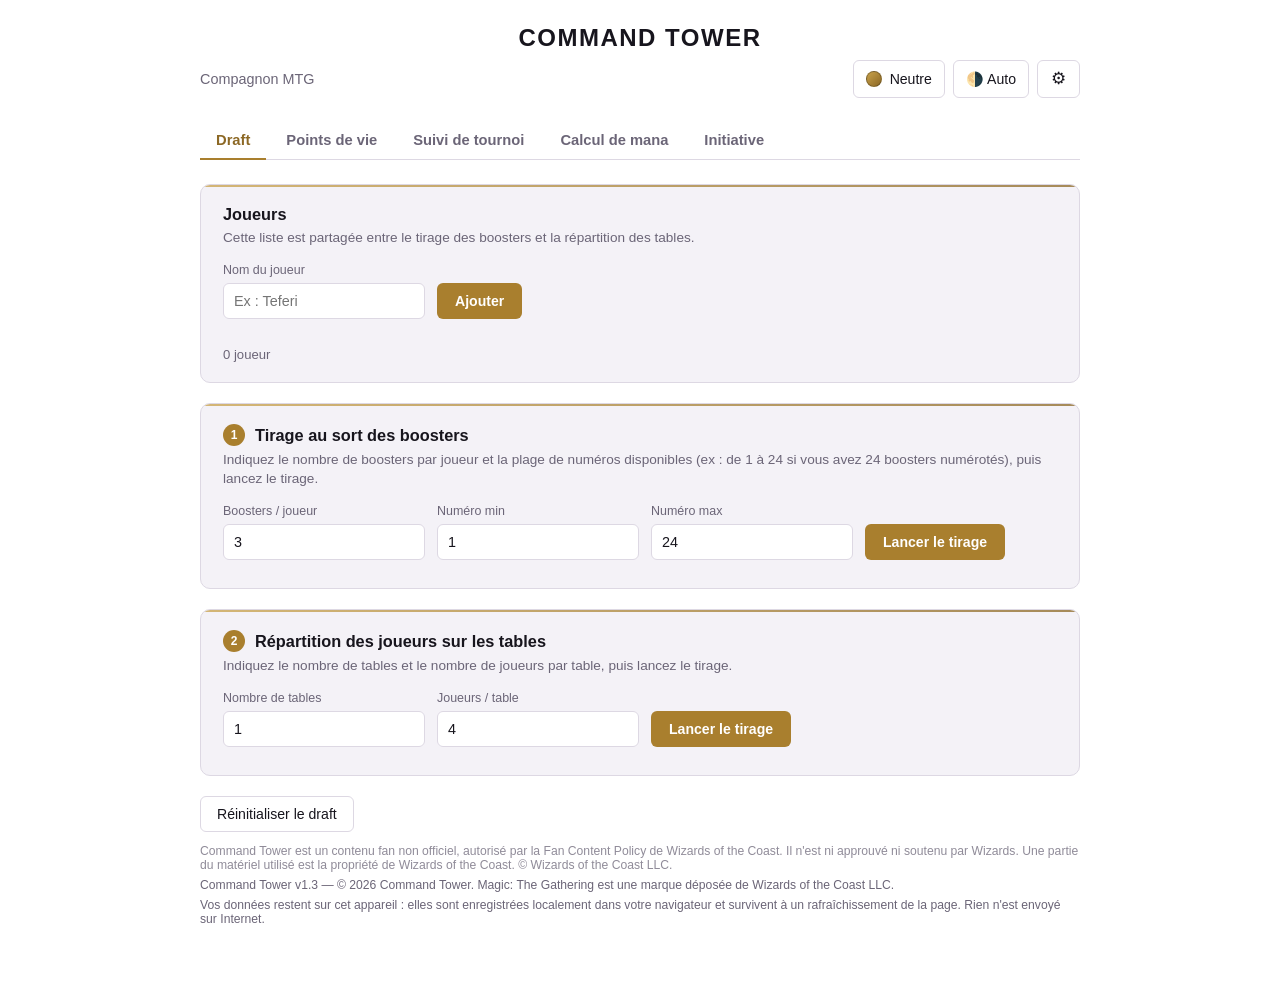
<file: index.html>
<!DOCTYPE html>
<html lang="fr">
<head>
<meta charset="UTF-8">
<meta name="viewport" content="width=device-width, initial-scale=1.0">
<!-- NOTE (audit M-8) : envisager d'ajouter `viewport-fit=cover` + padding via
     env(safe-area-inset-*) sur l'overlay plein écran (#life-fullscreen-overlay)
     pour éviter que le bandeau central soit rogné par l'encoche sur iPhone.
     Volontairement non appliqué pour l'instant (à valider). -->
<title>Compagnon TCG — Magic the Gathering</title>
<style>
  :root{
    --bg: #14121a;
    --surface: #1e1b26;
    --border: #332f42;
    --text: #ece7f3;
    --text-muted: #9691a3;
    --accent: #c9a24b;
    --accent-strong: #e0b95c;
    --danger: #e0645c;
    /* Dégradé du thème de couleur actif (piloté en JS, cf. COLOR_THEMES). */
    --accent-gradient: linear-gradient(135deg, #C9A24B, #8C6825);

    /* --- Variables du calculateur de mana (intégré) --- */
    --ink: var(--bg);
    --surface-2: #242030;
    --surface-3: #2c2739;
    --border-strong: #453f57;
    --text-faint: #6f6a7d;
    /* L'or du calculateur suit l'accent du thème de couleur actif (piloté en JS). */
    --gold: var(--accent);
    --gold-dim: var(--accent);
    --gold-soft: rgba(201,162,75,0.14);
    --w: #d9cf9e;
    --w-text: #171410;
    --u: #4d84b0;
    --b: #5c5468;
    --r: #af5138;
    --g: #547e50;
    --c: #8d9195;
    --radius-s: 6px;
    --radius-m: 10px;
    --radius-l: 16px;
    /* Polices alignées sur le reste de l'application (plus de serif dédié). */
    --font-display: -apple-system, "Segoe UI", Roboto, Helvetica, Arial, sans-serif;
    --font-body: -apple-system, "Segoe UI", Roboto, Helvetica, Arial, sans-serif;
    --font-mono: ui-monospace, SFMono-Regular, Menlo, Consolas, monospace;
  }
  :root[data-theme="light"]{
    --bg: #ffffff;
    --surface: #f4f2f7;
    --border: #ddd8e3;
    --text: #17151d;
    --text-muted: #6b6577;
    --accent: #a97f2e;
    --accent-strong: #8c6825;
    --danger: #c1352c;

    /* --- Calculateur de mana : déclinaison claire --- */
    --surface-2: #ebe8f1;
    --surface-3: #e1dded;
    --border-strong: #c8c2d4;
    --text-faint: #928ca0;
    --gold-soft: rgba(169,127,46,0.12);
    --w: #b9ad6f;
    --w-text: #ffffff;
    --u: #3f6f97;
    --b: #4b4457;
    --r: #98432d;
    --g: #45693f;
    --c: #74787c;
  }

  /* Fine bande dégradée en haut des blocs (motif repris du calculateur de mana). */
  .card, .life-block{ position: relative; overflow: hidden; }
  .card::before, .life-block::before{
    content:"";
    position: absolute;
    top: 0; left: 0; right: 0;
    height: 2px;
    background: var(--accent-gradient);
    opacity: 0.75;
    pointer-events: none;
  }

  *{ box-sizing: border-box; }

  /* iPadOS et iOS gonflent automatiquement le texte à la rotation en paysage :
     l'écran paraît alors zoomé, jusqu'à ce qu'on pince pour revenir. Cette règle
     désactive ce comportement — elle avait été perdue lors de la fusion du
     calculateur de mana. */
  html{
    -webkit-text-size-adjust: 100%;
    text-size-adjust: 100%;
  }
  body{
    margin:0;
    background: var(--bg);
    color: var(--text);
    font-family: -apple-system, "Segoe UI", Roboto, Helvetica, Arial, sans-serif;
    padding: 24px 16px 60px;
    transition: background-color .15s ease, color .15s ease;
  }

  .container{ max-width: 880px; margin: 0 auto; }

  /* Titre centré, puis une ligne « sous-titre à gauche / commandes à droite ».
     Les commandes restaient auparavant collées au titre et passaient à la ligne
     dès que leurs libellés s'allongeaient. */
  header{ margin-bottom: 4px; }
  header h1{
    font-size: 1.5rem;
    letter-spacing: 1.5px;
    text-transform: uppercase;
    margin: 0;
    text-align: center;
  }
  .header-bar{
    display:flex;
    align-items:center;
    justify-content:space-between;
    gap: 12px;
    margin-top: 8px;
  }
  header .subtitle{
    color: var(--text-muted);
    font-size: 0.9rem;
    margin: 0;
    white-space: nowrap;
  }
  @media (max-width:400px){
    header h1{ font-size: 1.25rem; }
    header .subtitle{ font-size: 0.8rem; }
    .header-controls .secondary,
    .header-controls .theme-swatch-btn{ padding: 0 9px; font-size: 0.8rem; }
  }

  nav.tabs{
    display:flex;
    gap: 4px;
    flex-wrap: wrap;
    margin: 24px 0 24px;
    border-bottom: 1px solid var(--border);
  }
  .tab-btn{
    background:none;
    border:none;
    color: var(--text-muted);
    padding: 10px 16px;
    font-size: 0.92rem;
    font-weight: 600;
    cursor: pointer;
    border-bottom: 2px solid transparent;
    margin-bottom: -1px;
  }
  .tab-btn:hover{ color: var(--text); }
  .tab-btn.active{ color: var(--accent-strong); border-bottom-color: var(--accent); }
  .tab-btn:focus-visible{ outline: 2px solid var(--accent); outline-offset: 2px; }

  .view{ display:none; }
  .view.active{ display:block; animation: fadein .15s ease; }
  @keyframes fadein{ from{opacity:0} to{opacity:1} }

  .card{
    background: var(--surface);
    border: 1px solid var(--border);
    border-radius: 10px;
    padding: 20px 22px;
    margin-bottom: 20px;
  }
  .card h2{
    font-size: 1.02rem;
    margin: 0 0 4px;
    display:flex;
    align-items:center;
    gap: 10px;
  }
  .step-num{
    display:inline-flex;
    align-items:center;
    justify-content:center;
    width: 22px;
    height: 22px;
    border-radius: 50%;
    background: var(--accent);
    color: var(--bg);
    font-size: 0.75rem;
    font-weight: 800;
    flex-shrink: 0;
  }
  .card p.hint{
    color: var(--text-muted);
    font-size: 0.85rem;
    margin: 0 0 16px;
    line-height: 1.4;
  }

  .field-row{
    display:flex;
    gap: 12px;
    flex-wrap: wrap;
    align-items: flex-end;
    margin-bottom: 8px;
  }
  .field{ display:flex; flex-direction:column; gap:6px; }
  .field label{ font-size: 0.78rem; color: var(--text-muted); }
  .field input{
    background: var(--bg);
    border: 1px solid var(--border);
    color: var(--text);
    padding: 9px 10px;
    border-radius: 6px;
    font-size: 0.9rem;
    min-width: 110px;
  }
  .field input:focus-visible{
    outline: 2px solid var(--accent);
    outline-offset: 1px;
    border-color: var(--accent);
  }

  button.primary{
    background: var(--accent);
    color: var(--bg);
    border: none;
    padding: 10px 18px;
    border-radius: 6px;
    font-weight: 700;
    cursor: pointer;
    font-size: 0.88rem;
    white-space: nowrap;
  }
  button.primary:hover{ background: var(--accent-strong); }

  button.secondary{
    background: none;
    border: 1px solid var(--border);
    color: var(--text);
    padding: 9px 16px;
    border-radius: 6px;
    cursor: pointer;
    font-size: 0.88rem;
  }
  button.secondary:hover{ border-color: var(--accent); color: var(--accent-strong); }

  button:focus-visible{ outline: 2px solid var(--accent); outline-offset: 2px; }

  button.icon-btn{
    background:none;
    border:none;
    color: var(--text-muted);
    cursor: pointer;
    font-size: 1rem;
    line-height:1;
    padding: 0 2px;
  }
  button.icon-btn:hover{ color: var(--danger); }

  .chip-list{ display:flex; flex-wrap:wrap; gap:8px; margin: 14px 0 6px; }
  .chip{
    background: var(--bg);
    border: 1px solid var(--border);
    border-radius: 999px;
    padding: 6px 8px 6px 14px;
    display:flex;
    align-items:center;
    gap:8px;
    font-size: 0.86rem;
  }

  .player-count{ font-size: 0.82rem; color: var(--text-muted); margin: 4px 0 0; }

  .alert{
    padding: 10px 14px;
    border-radius: 6px;
    font-size: 0.85rem;
    margin: 12px 0 0;
  }
  .alert.error{
    background: rgba(224,100,92,0.12);
    color: var(--danger);
    border: 1px solid rgba(224,100,92,0.3);
  }
  .alert.info{
    background: rgba(201,162,75,0.1);
    color: var(--accent-strong);
    border: 1px solid rgba(201,162,75,0.28);
  }

  .results{ margin-top: 6px; }
  .result-item{
    display:flex;
    justify-content:space-between;
    gap: 12px;
    padding: 10px 2px;
    border-bottom: 1px solid var(--border);
    font-size: 0.92rem;
  }
  .result-item:last-child{ border-bottom: none; }
  .result-item .name{ font-weight: 600; }
  .result-item .nums{
    font-family: ui-monospace, SFMono-Regular, Menlo, monospace;
    color: var(--accent-strong);
    text-align: right;
  }

  .table-group{ margin-top: 14px; }
  .table-group h3{
    font-size: 0.88rem;
    color: var(--accent-strong);
    margin: 0 0 8px;
    font-weight: 700;
  }
  ul.seat-list{ list-style:none; margin:0; padding:0; }
  ul.seat-list li{
    padding: 7px 2px;
    border-bottom: 1px solid var(--border);
    font-size: 0.9rem;
    display:flex;
    gap: 10px;
  }
  ul.seat-list li:last-child{ border-bottom: none; }
  .seat-pos{
    color: var(--text-muted);
    font-family: ui-monospace, SFMono-Regular, Menlo, monospace;
    min-width: 40px;
  }

  .table-diagram{ margin: 10px 0 4px; }
  .table-diagram svg text{ font-family: -apple-system, "Segoe UI", Roboto, Helvetica, Arial, sans-serif; }

  .actions{ display:flex; gap:10px; flex-wrap:wrap; }

  .empty-state{
    color: var(--text-muted);
    font-size: 0.9rem;
    padding: 18px 0;
    text-align: center;
  }

  /* Style commun aux tableaux de données (résumé draft + classement). */
  table.data-table{ width:100%; border-collapse: collapse; font-size: 0.88rem; }
  table.data-table th{
    text-align:left;
    padding: 8px 6px;
    border-bottom: 1px solid var(--border);
    color: var(--text-muted);
    font-weight: 600;
    font-size: 0.78rem;
    text-transform: uppercase;
    letter-spacing: 0.03em;
  }
  table.data-table td{
    padding: 9px 6px;
    border-bottom: 1px solid var(--border);
  }

  footer.note{
    color: var(--text-muted);
    font-size: 0.76rem;
    margin-top: 12px;
  }

  .round-block{ margin-bottom: 22px; }
  .round-block h3{
    font-size: 0.92rem;
    color: var(--accent-strong);
    margin: 0 0 10px;
    display:flex;
    align-items:center;
    justify-content:space-between;
    gap: 10px;
    font-weight: 700;
  }
  .round-progress{ font-size: 0.76rem; color: var(--text-muted); font-weight: 500; }

  .match-row{
    border: 1px solid var(--border);
    border-radius: 8px;
    padding: 14px 16px;
    margin-bottom: 10px;
    background: var(--bg);
  }
  .match-row.completed{ padding: 12px 16px; }
  .match-row.bye-row{ font-size: 0.9rem; color: var(--text-muted); padding: 12px 16px; }

  .match-title{
    font-size: 0.92rem;
    margin-bottom: 10px;
    display:flex;
    justify-content:space-between;
    flex-wrap: wrap;
    gap: 8px;
  }
  .match-title .vs{ color: var(--text-muted); font-weight: 400; margin: 0 6px; }
  .match-result{
    font-family: ui-monospace, SFMono-Regular, Menlo, monospace;
    color: var(--accent-strong);
    font-weight: 700;
    white-space: nowrap;
  }

  .match-timer{ display:flex; align-items:center; gap:10px; margin-bottom:12px; flex-wrap: wrap; }
  .timer-display{
    font-family: ui-monospace, SFMono-Regular, Menlo, monospace;
    font-size: 0.95rem;
    color: var(--accent-strong);
    font-weight: 700;
  }
  .timer-display.expired{ color: var(--danger); }

  .score-picker{ display:flex; flex-wrap:wrap; gap:6px; margin-bottom:12px; }
  .score-btn{
    background: var(--surface);
    border: 1px solid var(--border);
    color: var(--text);
    padding: 7px 12px;
    border-radius: 6px;
    font-size: 0.85rem;
    font-family: ui-monospace, SFMono-Regular, Menlo, monospace;
    cursor: pointer;
  }
  .score-btn:hover{ border-color: var(--accent); }
  .score-btn.selected{ background: var(--accent); border-color: var(--accent); color: var(--bg); font-weight: 700; }

  /* Variante « classement » : hérite de .data-table, ajuste marge + taille d'en-tête. */
  table.data-table.standings-table{ margin-top: 4px; }
  table.data-table.standings-table th{ font-size: 0.75rem; }
  table.data-table.standings-table td{ padding: 8px 6px; }
  table.data-table.standings-table td.points{
    font-weight: 700;
    color: var(--accent-strong);
    font-family: ui-monospace, SFMono-Regular, Menlo, monospace;
  }

  /* Carnet de joueurs enregistrés */
  .roster-row{
    display:flex;
    align-items:center;
    gap:10px;
    padding:8px 0;
    border-bottom:1px solid var(--border);
  }
  .roster-row:last-child{ border-bottom:none; }
  .roster-swatch{
    width:20px; height:20px; border-radius:50%;
    border:1px solid rgba(0,0,0,0.25);
    flex-shrink:0;
  }
  .roster-name{ flex:1; min-width:0; overflow:hidden; text-overflow:ellipsis; white-space:nowrap; font-size:0.9rem; }
  .roster-gear{
    background:none; border:none; cursor:pointer;
    color: var(--text-muted); font-size:1rem; padding:4px 6px; line-height:1;
  }
  .roster-gear:hover{ color: var(--accent-strong); }
  .roster-empty{ color: var(--text-muted); font-style:italic; font-size:0.85rem; padding:6px 0; }

  /* Puces de sélection rapide, sur les pages Draft / Tournoi / Points de vie */
  .roster-quick{ display:flex; flex-wrap:wrap; gap:6px; margin:8px 0 0; }
  .roster-chip{
    display:inline-flex; align-items:center; gap:6px;
    background: var(--bg);
    border:1px solid var(--border);
    border-radius:999px;
    padding:5px 11px;
    font-size:0.82rem;
    color: var(--text);
    cursor:pointer;
  }
  .roster-chip:hover{ border-color: var(--accent); }
  .roster-chip[disabled]{ opacity:0.4; cursor:default; }
  .roster-chip .dot{ width:11px; height:11px; border-radius:50%; flex-shrink:0; border:1px solid rgba(0,0,0,0.25); }
  .roster-quick-label{ font-size:0.76rem; color: var(--text-muted); margin:10px 0 0; }

  .mana-base-row{
    display:flex; align-items:center; gap:10px;
    padding:9px 0; border-bottom:1px solid var(--border);
  }
  .mana-base-row:last-child{ border-bottom:none; }
  .mana-base-info{ flex:1; min-width:0; }
  .mana-base-name{
    display:block; font-size:0.9rem; font-weight:600;
    overflow:hidden; text-overflow:ellipsis; white-space:nowrap;
  }
  .mana-base-meta{ display:block; font-size:0.74rem; color: var(--text-muted); }
  .mana-base-actions{ display:flex; gap:6px; flex-shrink:0; }
  .mana-base-actions button{
    background:none; border:1px solid var(--border); color: var(--text-muted);
    border-radius:6px; padding:5px 9px; font-size:0.76rem; cursor:pointer;
  }
  .mana-base-actions button:hover{ border-color: var(--accent); color: var(--accent-strong); }
  .mana-base-empty{ color: var(--text-muted); font-style:italic; font-size:0.85rem; padding:6px 0; }

  .recap-costs{ margin-top:16px; padding-top:14px; border-top:1px solid var(--border); }
  .recap-costs-title{ font-size:0.82rem; margin:0 0 10px; color: var(--text); }
  .recap-curve{ display:flex; flex-wrap:wrap; gap:4px; margin:4px 0 12px; }
  .recap-curve-cell{
    display:flex; flex-direction:column; align-items:center; gap:1px;
    min-width:34px; padding:4px 6px;
    border:1px solid var(--border); border-radius:6px;
    background: var(--bg);
  }
  .recap-curve-cmc{ font-size:0.66rem; color: var(--text-muted); }
  .recap-curve-count{ font-size:0.85rem; font-weight:700; font-family: ui-monospace, SFMono-Regular, Menlo, monospace; }
  .recap-pip-detail{ font-size:0.72rem; color: var(--text-muted); margin-left:4px; }

  .changelog-entry{
    border:1px solid var(--border);
    border-radius:8px;
    padding:10px 12px;
    margin-bottom:8px;
    background: var(--bg);
  }
  .changelog-head{ display:flex; align-items:baseline; gap:10px; margin-bottom:6px; }
  .changelog-version{ color: var(--accent-strong); font-weight:700; font-size:0.9rem; }
  .changelog-list{ margin:0; padding-left:18px; }
  .changelog-list li{ font-size:0.83rem; color: var(--text-muted); margin-bottom:3px; line-height:1.4; }

  .history-entry{
    border:1px solid var(--border);
    border-radius:8px;
    padding:10px 12px;
    margin-bottom:8px;
    background: var(--bg);
  }
  .history-head{
    display:flex;
    justify-content:space-between;
    align-items:baseline;
    gap:10px;
    flex-wrap:wrap;
    margin-bottom:6px;
  }
  .history-date{ font-size:0.8rem; color: var(--text-muted); font-family: ui-monospace, SFMono-Regular, Menlo, monospace; }
  .history-meta{ font-size:0.76rem; color: var(--text-muted); }
  .history-podium{ display:flex; flex-direction:column; gap:2px; font-size:0.85rem; }
  .history-podium span{ display:flex; gap:8px; }
  .history-rank{ color: var(--accent-strong); font-weight:700; min-width:1.4em; }
  .history-empty{ color: var(--text-muted); font-style:italic; font-size:0.85rem; }

  .dropped-list{ margin-top: 8px; display:flex; flex-direction:column; gap:6px; }
  .dropped-row{
    display:flex;
    justify-content:space-between;
    align-items:center;
    font-size: 0.85rem;
    color: var(--text-muted);
    background: var(--bg);
    border: 1px solid var(--border);
    border-radius: 6px;
    padding: 6px 10px;
  }
  .restore-btn:hover{ color: var(--accent-strong); }

  .life-page-layout{ display:flex; gap:14px; margin-bottom: 16px; align-items:stretch; }
  .life-blocks-col{ flex:1; min-width:0; display:flex; flex-direction:column; gap:12px; }
  /* Au-delà de deux joueurs, on réduit la hauteur des blocs de la page normale. */
  .life-block{ height: auto; }
  .life-blocks-col:has(.life-block:nth-child(3)) .life-block{ min-height: 130px; padding: 12px 8px; }
  .life-blocks-col:has(.life-block:nth-child(3)) .life-total{ font-size: 2rem; }
  .life-block{
    background: var(--surface);
    border: 1px solid var(--border);
    border-radius: 10px;
    padding: 18px 8px;
    display:flex;
    flex-direction:column;
    align-items:center;
    justify-content:center;
    min-height: 170px;
  }
  .life-player-name{
    font-size: 1.05rem;
    font-weight: 700;
    margin-bottom: 14px;
    text-align:center;
    word-break: break-word;
  }
  .life-controls{ display:flex; align-items:center; gap:14px; }
  .life-total{
    font-size: 2.6rem;
    font-weight: 800;
    font-family: ui-monospace, SFMono-Regular, Menlo, monospace;
    min-width: 70px;
    text-align:center;
    color: var(--accent-strong);
  }
  .life-total.negative{ color: var(--danger); }
  .life-btn{
    width: 52px;
    height: 52px;
    border-radius: 50%;
    border: 1px solid var(--border);
    background: var(--bg);
    color: var(--text);
    font-size: 1.6rem;
    font-weight: 700;
    cursor: pointer;
    display:flex;
    align-items:center;
    justify-content:center;
    flex-shrink: 0;
  }
  .life-btn:hover{ border-color: var(--accent); color: var(--accent-strong); }
  .life-btn:active{ transform: scale(0.93); }
  /* Un maintien prolongé ne doit pas sélectionner le texte ni ouvrir le menu système. */
  .life-btn, .life-adjust-btn, .poison-btn, .res-btn{
    user-select: none;
    -webkit-user-select: none;
    -webkit-touch-callout: none;
    touch-action: manipulation;
  }

  .life-adjust-row{ display:flex; gap:6px; margin-top:14px; }
  .life-adjust-btn{
    background: var(--bg);
    border: 1px solid var(--border);
    color: var(--text-muted);
    padding: 5px 10px;
    border-radius: 6px;
    font-size: 0.76rem;
    font-family: ui-monospace, SFMono-Regular, Menlo, monospace;
    cursor: pointer;
  }
  .life-adjust-btn:hover{ border-color: var(--accent); color: var(--accent-strong); }
  .life-fetch-btn{ letter-spacing: 0.04em; font-weight: 700; }

  /* ---------- Suivi des tours ----------
     Marqueur dans le coin supérieur du bloc, visible seulement si le suivi est
     activé depuis les réglages de la partie. */
  .turn-box{
    position:absolute;
    top:10px; right:10px;
    display:none;
    align-items:center;
    gap:4px;
    z-index:3;
  }
  .life-fullscreen-overlay[data-turns="on"] .fs-block .turn-box{ display:flex; }
  .turn-num, .turn-next{
    min-width: clamp(30px, 4.6vh, 38px);
    height: clamp(30px, 4.6vh, 38px);
    border:1px solid var(--border);
    border-radius:6px;
    background: var(--bg);
    color: var(--text-muted);
    font-weight:700;
    font-size: clamp(0.82rem, 2.2vh, 1rem);
    font-family: ui-monospace, SFMono-Regular, Menlo, monospace;
    cursor:pointer;
    padding:0 4px;
    display:flex; align-items:center; justify-content:center;
  }
  .turn-num{ opacity:0.45; }
  /* Joueur dont c'est le tour : mis en avant, les autres restent estompés. */
  .turn-box.is-active .turn-num{
    opacity:1;
    background: var(--accent-gradient);
    border-color: transparent;
    color: var(--bg);
  }
  .turn-next{ opacity:0.55; }
  .turn-next:hover, .turn-num:hover{ opacity:1; border-color: var(--accent); }
  /* La pastille de thème cède le coin au marqueur de tour. */

  /* Joueur éliminé : la zone s'estompe pour se distinguer d'un coup d'œil,
     surtout à trois ou quatre joueurs. Elle reste entièrement utilisable —
     l'estompage informe, il n'interdit rien. */
  /* Suivi des tours actif : les joueurs qui n'ont pas la main sont très
     légèrement estompés — assez pour guider l'œil, pas assez pour gêner. */
  .life-fullscreen-overlay[data-turns="on"] .fs-block:not(.is-turn){
    opacity: 0.82;
    transition: opacity .25s ease;
  }

  /* L'élimination prime sur l'estompage de tour : règle placée après et
     renforcée en spécificité pour ne pas être écrasée. */
  .fs-block.is-defeated,
  .life-block.is-defeated,
  .life-fullscreen-overlay[data-turns="on"] .fs-block.is-defeated{
    opacity: 0.42;
    transition: opacity .25s ease;
  }
  .fs-block.is-defeated:focus-within,
  .life-block.is-defeated:focus-within,
  .fs-block.is-defeated:hover,
  .life-block.is-defeated:hover{ opacity: 0.75; }

  /* Cumul affiché brièvement de part et d'autre des boutons ± : confirme
     visuellement combien de points viennent d'être retirés ou gagnés. */
  .life-controls{ position: relative; }
  .delta-flash{
    position:absolute;
    top:50%;
    transform: translateY(-50%);
    font-family: ui-monospace, SFMono-Regular, Menlo, monospace;
    font-weight:700;
    font-size: clamp(0.9rem, 2.6vh, 1.3rem);
    pointer-events:none;
    opacity:0;
    transition: opacity .18s ease;
    white-space:nowrap;
  }
  .delta-flash.visible{ opacity:1; }
  .delta-flash.loss{ right: calc(100% + 8px); color: var(--danger); }
  .delta-flash.gain{ left: calc(100% + 8px); color: var(--accent-strong); }

  /* Ligne des compteurs permanents : taxe de commandant à gauche, poison à droite.
     Ils se font face pour éviter toute erreur de saisie entre les deux. */
  .counter-row{
    display:flex;
    align-items:center;
    justify-content:space-between;
    gap:10px;
    width:100%;
    margin-top:12px;
  }
  /* Dans une ligne flex, align-self agit sur l'axe vertical : sans cette remise à
     zéro, le poison (align-self:flex-end hérité) se retrouvait quelques pixels plus
     bas que la taxe. */
  .counter-row .poison-row{ margin-top:0; margin-left:auto; align-self:center; }
  .counter-row .tax-row,
  .counter-row .poison-row{ min-width:0; }
  .tax-row{
    display:flex;
    align-items:center;
    gap:6px;
    flex-shrink:0;
  }
  .tax-icon{ width:15px; height:15px; flex-shrink:0; display:inline-flex; }
  .tax-icon svg{ width:100%; height:100%; display:block; }
  .tax-icon svg path{ fill: var(--text-muted); }
  .tax-count{
    font-family: ui-monospace, SFMono-Regular, Menlo, monospace;
    font-size:1rem;
    font-weight:700;
    min-width:20px;
    text-align:center;
    color: var(--text);
  }
  .tax-count.active{ color: var(--accent-strong); }

  /* Compteurs poison */
  .poison-row{
    display:flex;
    align-items:center;
    gap:6px;
    margin-top: 12px;
    align-self: flex-end;
    flex-shrink:0;
  }
  .poison-icon{
    width: 15px;
    height: 15px;
    flex-shrink: 0;
    display:inline-flex;
  }
  .poison-icon svg{ width:100%; height:100%; display:block; }
  /* En thème sombre le logo (noir) doit apparaître clair pour rester visible */
  .poison-icon svg path{ fill: var(--text-muted); }
  .poison-btn{
    width: 26px;
    height: 26px;
    border-radius: 6px;   /* carrés, comme les boutons ±3 / ±5 */
    border: 1px solid var(--border);
    background: var(--bg);
    color: var(--text);
    font-size: 1rem;
    line-height: 1;
    cursor: pointer;
    display:flex;
    align-items:center;
    justify-content:center;
    flex-shrink: 0;
  }
  .poison-btn:hover{ border-color: var(--accent); color: var(--accent-strong); }
  .poison-count{
    font-family: ui-monospace, SFMono-Regular, Menlo, monospace;
    font-size: 1rem;
    font-weight: 700;
    min-width: 20px;
    text-align:center;
    color: var(--text);
  }
  .poison-count.lethal{ color: var(--danger); }

  /* Historique des points de vie */
  .life-history-card .hint{ margin-bottom: 10px; }
  .life-history-list{
    display:flex;
    flex-direction:column;
    gap: 2px;
    max-height: 260px;
    overflow-y: auto;
  }
  .life-history-entry{
    display:flex;
    gap: 10px;
    align-items: baseline;
    font-size: 0.84rem;
    padding: 5px 2px;
    border-bottom: 1px solid var(--border);
  }
  .life-history-entry:last-child{ border-bottom: none; }
  .life-history-time{
    font-family: ui-monospace, SFMono-Regular, Menlo, monospace;
    color: var(--text-muted);
    font-size: 0.78rem;
    flex-shrink: 0;
  }
  .life-history-who{ font-weight: 600; flex-shrink: 0; }
  .life-history-change{
    font-family: ui-monospace, SFMono-Regular, Menlo, monospace;
    margin-left: auto;
    flex-shrink: 0;
  }
  .life-history-change.up{ color: var(--accent-strong); }
  .life-history-change.down{ color: var(--danger); }
  .life-history-empty{ color: var(--text-muted); font-size:0.85rem; font-style:italic; padding: 6px 0; }

  .dice-panel{
    flex-shrink: 0;
    width: 118px;
    display:flex;
    flex-direction:column;
    gap:8px;
  }
  .dice-panel .secondary{ width:100%; padding:8px 6px; font-size:0.82rem; }
  .dice-result{
    font-size: 0.82rem;
    color: var(--text-muted);
    text-align:center;
    min-height: 1.3em;
  }

  /* Garde globale sur l'attribut [hidden].
     Toute règle d'auteur posant un display (ex. .field-row{display:flex}) l'emporte
     sur la feuille du navigateur, quelle que soit la spécificité : un élément portant
     hidden=true resterait donc visible. Cette règle unique garantit que l'attribut
     hidden est toujours respecté, partout dans l'application. */
  [hidden]{ display: none !important; }

  /* ---------- Mode plein écran (vue partagée à deux) ---------- */
  .life-fullscreen-overlay{
    position: fixed;
    inset: 0;
    overflow: hidden;              /* aucun défilement : le contenu s'adapte */
    overscroll-behavior: contain;  /* pas de rebond révélant la page derrière */
    touch-action: manipulation;
    z-index: 2000;
    background: var(--bg);
    display:flex;
    flex-direction:column;
    /* « inset: 0 » suffit à couvrir la fenêtre. Les width/height en 100vw/100dvh
       étaient redondants et, sur tablette en paysage, pouvaient dépasser la zone
       réellement visible : la page paraissait alors zoomée. */
  }
  /* Zones haute et basse : grille de 1 ou 2 blocs selon le nombre de joueurs. */
  /* Verrou du défilement : on fige le corps aux dimensions exactes de la fenêtre.
     « width:100% » seul laissait la largeur être calculée sur le document, ce qui
     décalait la mise en page en paysage sur tablette. */
  body.fs-locked{
    overflow: hidden;
    position: fixed;
    inset: 0;
    width: auto;
    height: auto;
  }

  .fs-zone{
    flex: 1;
    min-height: 0;
    display: grid;
    gap: 2px;
    grid-template-columns: 1fr;
  }
  .fs-zone[data-cols="2"]{ grid-template-columns: 1fr 1fr; }
  .fs-zone-top .fs-block{ transform: rotate(180deg); }

  /* Fine ligne dégradée sur le bord du bloc tourné vers le centre : elle reprend le
     thème du joueur. Les blocs de la zone haute étant pivotés à 180°, leur bord « top »
     apparaît visuellement en bas, donc face au bandeau central dans les deux cas. */
  .fs-block::before{
    content:"";
    position:absolute;
    top:0; left:0; right:0;
    height:2px;
    background: var(--accent-gradient);
    opacity:0.75;
    pointer-events:none;
  }
  .fs-block{
    position: relative;
    min-height: 0;
    min-width: 0;
    display:flex;
    flex-direction:column;
    align-items:center;
    /* Trois zones empilées : le nom en haut, les points de vie centrés dans tout
       l'espace restant, les compteurs et ressources ancrés en bas. */
    justify-content:flex-start;
    padding: 10px;
    overflow: hidden;
  }
  /* Zone centrale : absorbe l'espace libre et centre les points de vie. */
  .life-mid{
    display:flex;
    flex-direction:column;
    align-items:center;
    justify-content:center;
    min-height:0;
    width:100%;
  }
  .fs-block .life-mid{ flex:1 1 auto; }
  /* Zone basse : compteurs poison puis tiroir de ressources. */
  .life-bottom{
    display:flex;
    flex-direction:column;
    width:100%;
    min-height:0;
    flex-shrink:1;
  }
  /* Sur tablette, la ligne de compteurs est repositionnée dans la grille du bloc :
     « display: contents » laisse ses enfants participer directement à la grille. */
  /* Troll à deux têtes sur tablette : les deux tiroirs se placent de part et
     d'autre du bloc, un par coéquipier, laissant le centre aux points de vie. */
  @media (min-width: 700px){
    .life-fullscreen-overlay[data-teams="on"] .fs-block:has(.res-panel.open){
      grid-template-columns: minmax(140px, 24%) 1fr minmax(140px, 24%);
    }
    .life-fullscreen-overlay[data-teams="on"] .fs-block:has(.res-panel.open) .res-drawer:first-of-type{
      grid-column:1; grid-row:1 / span 3;
      border-right:1px solid var(--border); border-left:none;
      padding-right:10px; padding-left:0;
    }
    .life-fullscreen-overlay[data-teams="on"] .fs-block:has(.res-panel.open) .res-drawer:last-of-type{
      grid-column:3; grid-row:1 / span 3;
      align-self:stretch;
      border-left:1px solid var(--border); border-right:none;
      padding-left:10px; padding-right:0;
      min-height:0;
      display:flex; flex-direction:column;
    }
    .life-fullscreen-overlay[data-teams="on"] .fs-block:has(.res-panel.open) .life-player-name,
    .life-fullscreen-overlay[data-teams="on"] .fs-block:has(.res-panel.open) .life-mid,
    .life-fullscreen-overlay[data-teams="on"] .fs-block:has(.res-panel.open) .counter-row{ grid-column:2; }
  }

  @media (min-width: 700px){
    .fs-block:has(.res-panel.open) .life-bottom{ display: contents; }
    .fs-block:has(.res-panel.open) .res-drawer{
      grid-column:1; grid-row:1 / span 3;
      align-self:stretch;
      border-right:1px solid var(--border);
      padding-right:10px;
      min-height:0;
      display:flex;
      flex-direction:column;
    }
  }
  /* Séparateur discret entre deux blocs côte à côte. */
  /* Séparateur entre deux joueurs côte à côte. Les blocs de la zone haute étant
     pivotés à 180°, leur bordure gauche s'affiche à droite : on prend donc l'autre
     bord pour que le trait tombe bien entre les deux joueurs dans les deux zones. */
  .fs-zone-bottom[data-cols="2"] .fs-block + .fs-block{ border-left: 1px solid var(--border); }
  .fs-zone-top[data-cols="2"] .fs-block + .fs-block{ border-right: 1px solid var(--border); }
  /* Tailles fluides : les blocs doivent tenir sans rogner les compteurs poison,
     y compris en paysage ou à quatre joueurs. */
  /* « Nom 1 × Nom 2 » peut être long : on autorise le retour à la ligne. */
  .life-fullscreen-overlay[data-teams="on"] .life-player-name{
    white-space: normal;
    line-height: 1.15;
    max-width: 95%;
    text-align: center;
  }
  .fs-block .life-player-name{
    font-size: clamp(0.85rem, 3.2vh, 1.5rem);
    margin-bottom: clamp(4px, 1.6vh, 18px);
  }
  .fs-block .life-total{
    font-size: clamp(1.9rem, 8vh, 4rem);
    min-width: 2ch;
    line-height: 1.05;
  }
  .fs-block .life-controls{ gap: clamp(8px, 2vw, 14px); }
  .fs-block .life-btn{
    width: clamp(38px, 7.5vh, 66px);
    height: clamp(38px, 7.5vh, 66px);
    font-size: clamp(1.1rem, 3.5vh, 2rem);
  }
  .fs-block .life-adjust-row{ margin-top: clamp(6px, 1.6vh, 16px); gap: 4px; }
  .fs-block .life-adjust-btn{
    font-size: clamp(0.68rem, 1.7vh, 0.9rem);
    padding: clamp(3px, 0.8vh, 7px) clamp(6px, 1.4vw, 14px);
  }
  .fs-block .poison-row{ padding-top: 0; }
  /* La ligne de compteurs doit tenir dans la largeur du bloc, y compris quand deux
     joueurs se partagent une zone (3-4 joueurs) : tout y est resserré. */
  .fs-block .counter-row{ margin-top: clamp(4px, 1vh, 10px); gap:6px; }
  .fs-block .tax-row,
  .fs-block .poison-row{ gap:4px; }
  .fs-block .tax-icon,
  .fs-block .poison-icon{ width:13px; height:13px; }
  .fs-block .tax-count,
  .fs-block .poison-count{ font-size:0.85rem; min-width:15px; }
  .fs-zone[data-cols="2"] .fs-block .counter-row{ gap:4px; }
  .fs-zone[data-cols="2"] .fs-block .tax-row,
  .fs-zone[data-cols="2"] .fs-block .poison-row{ gap:2px; }
  .fs-zone[data-cols="2"] .fs-block .poison-btn{ width:19px; height:19px; font-size:0.78rem; }
  .fs-zone[data-cols="2"] .fs-block .tax-icon,
  .fs-zone[data-cols="2"] .fs-block .poison-icon{ width:11px; height:11px; }
  .fs-zone[data-cols="2"] .fs-block .tax-count,
  .fs-zone[data-cols="2"] .fs-block .poison-count{ font-size:0.78rem; min-width:13px; }
  /* Deux joueurs côte à côte : on inverse la paire (taxe / poison) du bloc intérieur
     afin que les compteurs de deux voisins ne se retrouvent jamais collés au centre.
     Les blocs de la zone haute étant pivotés à 180°, l'inversion y est symétrique. */
  .fs-zone-bottom[data-cols="2"] .fs-block:nth-child(2) .counter-row{ flex-direction: row-reverse; }
  .fs-zone-top[data-cols="2"] .fs-block:nth-child(1) .counter-row{ flex-direction: row-reverse; }
  .fs-zone-bottom[data-cols="2"] .fs-block:nth-child(2) .counter-row .poison-row,
  .fs-zone-top[data-cols="2"] .fs-block:nth-child(1) .counter-row .poison-row{
    margin-left:0; margin-right:auto;
  }
  .fs-block .poison-btn{ width: clamp(22px, 4vh, 26px); height: clamp(22px, 4vh, 26px); }

  /* Cycle jour/nuit : le bandeau commun change d'ambiance pour être lisible
     d'un coup d'œil par tous les joueurs. */
  .life-fullscreen-overlay[data-phase="day"] .fs-center-strip{
    background: #ece7dc;
    color: #1b1a17;
  }
  .life-fullscreen-overlay[data-phase="day"] .fs-center-strip .secondary{
    color: #1b1a17;
    border-color: rgba(0,0,0,0.25);
  }
  .life-fullscreen-overlay[data-phase="day"] .fs-center-strip .dice-result,
  .life-fullscreen-overlay[data-phase="day"] .fs-center-strip .timer-display{ color: #1b1a17; }
  .life-fullscreen-overlay[data-phase="day"] .fs-center-strip .monarch-btn{ color: #1b1a17; }

  .life-fullscreen-overlay[data-phase="night"] .fs-center-strip{
    background: #0d0c12;
    color: #e8e4f0;
  }
  .life-fullscreen-overlay[data-phase="night"] .fs-center-strip .secondary{
    color: #e8e4f0;
    border-color: rgba(255,255,255,0.22);
  }

  .fs-center-strip{
    position: relative;
    transition: background-color .25s ease, color .25s ease;
    flex-shrink: 0;
    display:flex;
    flex-direction:column;
    align-items:center;
    gap: 10px;
    padding: 14px 12px;
  }
  /* Fines bandes dégradées séparant les deux zones joueurs (même motif que les blocs). */
  .fs-center-strip::before,
  .fs-center-strip::after{
    content:"";
    position:absolute;
    left:0; right:0;
    height:2px;
    opacity: 0.75;
    pointer-events:none;
  }
  /* Le bandeau central n'affiche plus de ligne propre : chaque bloc porte la sienne
     (cf. .fs-block::before), ce qui donne une ligne par joueur même côte à côte. */
  .fs-center-strip::before,
  .fs-center-strip::after{ display: none; }
  .fs-timer-rotated{ transform: rotate(180deg); }
  .fs-dice-panel{ display:flex; gap:8px; align-items:center; flex-wrap:wrap; justify-content:center; }
  .fs-strip-actions{ display:flex; gap:8px; align-items:center; flex-wrap:wrap; justify-content:center; }

  /* Tours additionnels : n'apparaissent qu'une fois le temps de ronde écoulé. */
  #fs-timer-btn.is-active{ color: var(--accent-strong); border-color: var(--accent); }

  .fs-extra-turns{ display:flex; align-items:center; gap:8px; flex-wrap:wrap; justify-content:center; }
  .fs-extra-label{ font-size:0.72rem; color: var(--text-muted); text-transform:uppercase; letter-spacing:0.04em; }
  .fs-extra-boxes{ display:flex; gap:6px; }
  .fs-extra-box{
    width: clamp(28px, 4.6vh, 36px);
    height: clamp(28px, 4.6vh, 36px);
    border:1px solid var(--border);
    border-radius:6px;
    background: var(--bg);
    color: var(--text-muted);
    font-weight:700;
    font-size: clamp(0.8rem, 2.2vh, 1rem);
    cursor:pointer;
    display:flex; align-items:center; justify-content:center;
    padding:0;
  }
  .fs-extra-box:hover{ border-color: var(--accent); }
  .fs-extra-box.done{
    background: var(--accent-gradient);
    border-color: transparent;
    color: var(--bg);
  }

  /* Ressources en plein écran : cibles agrandies pour être utilisables au doigt. */
  .fs-block .res-btn{ width:30px; height:30px; font-size:1rem; }
  .fs-block .res-val{ font-size:0.95rem; min-width:22px; }
  .fs-block .res-item{ font-size:0.78rem; }
  .fs-block .res-pip{ width:14px; height:14px; }
  .fs-block .res-label .res-icon{ width:14px; height:14px; }
  .fs-block .res-grid{ gap:6px 10px; }
  .fs-block .res-toggle{ font-size:0.68rem; padding:6px 0 3px; }
  .fs-block .res-panel.open{ max-height: min(240px, 30vh); }
  .fs-zone[data-cols="2"] .fs-block .res-btn{ width:26px; height:26px; font-size:0.9rem; }
  .fs-zone[data-cols="2"] .fs-block .res-val{ font-size:0.85rem; min-width:18px; }

  /* ---------- Tablettes : ressources sur le côté du joueur ----------
     Sur les écrans larges, le tiroir occupe la gauche du bloc en colonne défilante :
     les points de vie gardent toute la hauteur et les compteurs restent atteignables. */
  @media (min-width: 700px){
    .fs-block:has(.res-panel.open){
      display:grid;
      grid-template-columns: minmax(150px, 26%) 1fr;
      grid-template-rows: auto 1fr auto;
      column-gap: 12px;
      align-items:center;
    }
    .fs-block:has(.res-panel.open) .life-player-name{ grid-column:2; grid-row:1; }
    .fs-block:has(.res-panel.open) .life-mid{ grid-column:2; grid-row:2; }
    /* La colonne de gauche ne contient QUE le tiroir de ressources. Les compteurs
       permanents (taxe et poison) remontent sous les boutons d'ajustement, où ils
       restent lisibles et à portée — ils étaient auparavant comprimés dans la
       colonne latérale. */
    .fs-block:has(.res-panel.open) .life-bottom{
      grid-column:1; grid-row:1 / span 3;
      align-self:stretch;
      justify-content:flex-start;
      border-right:1px solid var(--border);
      padding-right:10px;
      min-height:0;
    }
    .fs-block:has(.res-panel.open) .counter-row{
      grid-column:2; grid-row:3;
      margin-top:10px;
      align-self:end;
      width:auto;
    }
    /* Ressources empilées en une colonne, défilables. */
    .fs-block:has(.res-panel.open) .res-grid{ grid-template-columns: 1fr; gap:8px; }
    .fs-block:has(.res-panel.open) .res-panel.open{
      max-height:none;
      flex:1 1 auto;
      overflow-y:auto;
    }
    .fs-block:has(.res-panel.open) .res-btn{ width:32px; height:32px; font-size:1.05rem; }
    .fs-block:has(.res-panel.open) .res-item{ font-size:0.82rem; }
  }

  /* ---------- Paysage / écrans bas : bandeau central compacté ---------- */
  @media (orientation: landscape) and (max-height: 560px){
    .fs-center-strip{ padding: 6px 8px; gap: 6px; flex-direction: row; flex-wrap: wrap; }
    .fs-center-strip .fs-dice-panel .secondary,
    .fs-center-strip .fs-strip-actions .secondary{ padding: 5px 9px; font-size: 0.72rem; }
    .fs-center-strip .die-icon{ width:15px; height:15px; }
    .fs-center-strip .dice-result{ font-size: 0.72rem; min-height: 0; }
    .fs-center-strip .timer-display{ font-size: 0.8rem; }
    /* Le second affichage du chrono (retourné) est superflu sur un écran bas. */
    .fs-center-strip .fs-timer-rotated{ display: none; }
    .fs-block{ padding: 6px; }
    .fs-block .life-player-name{ margin-bottom: 2px; }
    /* Les blocs sont larges mais très bas : on étale les ressources en largeur. */
    .fs-block .res-grid{ grid-template-columns: repeat(4, 1fr); }
    .fs-block .res-panel.open{ max-height: min(72px, 22vh); }
    .fs-block .res-toggle{ font-size:0.58rem; }
    /* Zones à deux colonnes : les blocs redeviennent étroits. */
    .fs-zone[data-cols="2"] .fs-block .res-grid{ grid-template-columns: repeat(2, 1fr); }

  }


  /* Icônes de dés (SVG intégrés, teintés par la couleur courante du bouton). */
  .die-icon{ width:18px; height:18px; display:inline-block; vertical-align:-3px; }
  .die-icon svg{ width:100%; height:100%; display:block; }
  .dice-btn{ display:inline-flex; align-items:center; gap:6px; }
  /* Le toss adopte exactement la boîte des dés : même icône, même écart. */
  .toss-btn{ display:inline-flex; align-items:center; gap:6px; }
  .toss-icon{
    width:18px; height:18px;
    display:inline-flex; align-items:center; justify-content:center;
    font-size:15px; line-height:1;
  }
  .fs-dice-panel .toss-icon{ width:20px; height:20px; font-size:17px; }
  /* Masqué une fois le tirage effectué, jusqu'au match suivant. */
  .toss-btn[hidden]{ display:none; }
  /* La pièce est un emoji : on le cale sur la même boîte que les icônes de dés. */
  .coin-btn{ display:inline-flex; align-items:center; justify-content:center; gap:6px; }
  /* Sans libellé, le bouton reste carré plutôt que de s'étirer avec les dés. */
  .dice-panel .coin-btn{ flex:0 0 auto; min-width:44px; padding-left:10px; padding-right:10px; }
  .coin-icon{
    width:18px; height:18px;
    display:inline-flex;
    align-items:center;
    justify-content:center;
    font-size:16px;
    line-height:1;
  }
  .fs-dice-panel .coin-icon{ width:20px; height:20px; font-size:18px; }
  .fs-dice-panel .die-icon{ width:20px; height:20px; }

  /* Résultat en cours de calcul : points animés. */
  .dice-result.rolling{ letter-spacing: 2px; opacity: 0.75; }

  /* Sélecteur de thème propre à chaque joueur, dans le coin du bloc plein écran. */
  @media (max-width: 560px), (max-height: 520px){
  }
  /* À partir de trois joueurs, les blocs sont trop étroits pour une pastille de thème :
     le choix des couleurs passe par les réglages (engrenage du bandeau central). */


  /* ---------- Tiroir de ressources (bas de chaque bloc joueur) ---------- */
  .res-drawer{
    width:100%;
    margin-top:6px;
    display:flex;
    flex-direction:column;
    min-height:0;      /* autorise la compression dans un bloc à hauteur fixe */
    flex-shrink:1;
  }
  .res-toggle{
    display:flex;
    align-items:center;
    justify-content:center;
    gap:6px;
    width:100%;
    background:none;
    border:none;
    border-top:1px solid var(--border);
    color: var(--text-muted);
    cursor:pointer;
    padding:4px 0 2px;
    font-size:0.68rem;
    letter-spacing:0.04em;
    text-transform:uppercase;
  }
  .res-toggle:hover{ color: var(--accent-strong); }
  .res-toggle{ flex-shrink:0; }
  .res-toggle .chev{ display:inline-block; transition: transform .25s ease; font-size:0.8rem; }
  .res-toggle[aria-expanded="true"] .chev{ transform: rotate(180deg); }

  .res-panel{
    max-height:0;
    min-height:0;
    overflow:hidden;
    transition: max-height .25s ease;
  }
  /* Hauteur bornée par l'espace réellement disponible : en plein écran le bloc a une
     hauteur fixe, un panneau trop haut serait rogné. Le panneau défile au besoin. */
  .res-panel.open{ max-height: min(300px, 30vh); overflow-y:auto; flex:0 1 auto; }
  .res-grid{
    display:grid;
    grid-template-columns: repeat(auto-fit, minmax(88px, 1fr));
    gap:3px 6px;
    padding:5px 2px 2px;
  }
  .res-item{
    display:flex;
    align-items:center;
    gap:4px;
    justify-content:space-between;
    font-size:0.72rem;
  }
  .res-label{
    display:inline-flex;
    align-items:center;
    gap:4px;
    color: var(--text-muted);
    min-width:0;
  }
  .res-label .res-icon{ width:13px; height:13px; flex-shrink:0; display:inline-flex; }
  .res-label .res-icon svg{ width:100%; height:100%; display:block; }
  .res-pip{
    width:14px; height:14px;
    border-radius:50%;
    border:1px solid rgba(0,0,0,0.35);
    flex-shrink:0;
    display:inline-block;
  }
  .res-controls{ display:flex; align-items:center; gap:2px; flex-shrink:0; }
  .res-btn{
    width:20px; height:20px;
    border-radius:50%;
    border:1px solid var(--border);
    background: var(--bg);
    color: var(--text);
    font-size:0.8rem;
    line-height:1;
    cursor:pointer;
    display:flex; align-items:center; justify-content:center;
    padding:0;
  }
  .res-btn:hover{ border-color: var(--accent); color: var(--accent-strong); }
  .res-val{
    font-family: ui-monospace, SFMono-Regular, Menlo, monospace;
    font-weight:700;
    min-width:18px;
    text-align:center;
    font-size:0.78rem;
  }
  .res-val.active{ color: var(--accent-strong); }

  /* En plein écran, l'espace vertical est compté : grille sur deux colonnes et
     éléments resserrés pour que les huit ressources restent toutes atteignables. */
  .fs-block .res-grid{ grid-template-columns: repeat(2, 1fr); gap:2px 6px; }
  .fs-block .res-item{ font-size:0.64rem; }
  .fs-block .res-btn{ width:18px; height:18px; font-size:0.72rem; }
  .fs-block .res-val{ font-size:0.7rem; min-width:15px; }
  .fs-block .res-pip{ width:11px; height:11px; }
  .fs-block .res-label .res-icon{ width:11px; height:11px; }
  .fs-block .res-toggle{ font-size:0.6rem; padding:3px 0 1px; }
  .fs-block .res-panel.open{ max-height: min(170px, 20vh); }

  /* Tiroir ouvert : on rend un peu de place au panneau en resserrant le haut du bloc. */
  .fs-block:has(.res-panel.open) .life-total{ font-size: clamp(1.5rem, 5.5vh, 2.6rem); }
  .fs-block:has(.res-panel.open) .life-btn{
    width: clamp(32px, 5.5vh, 48px); height: clamp(32px, 5.5vh, 48px); font-size: clamp(1rem, 2.6vh, 1.5rem);
  }
  .fs-block:has(.res-panel.open) .life-player-name{ font-size: clamp(0.72rem, 2.2vh, 1rem); margin-bottom:2px; }
  .fs-block:has(.res-panel.open) .life-adjust-row{ margin-top:4px; }
  .fs-block:has(.res-panel.open) .poison-row{ padding-top:3px; }

  /* Réglages : une ligne par joueur (nom + thème). */
  .settings-row{
    display:flex;
    align-items:center;
    justify-content:space-between;
    gap:10px;
    padding:8px 0;
    border-bottom:1px solid var(--border);
  }
  .settings-row:last-child{ border-bottom:none; }
  .settings-row .settings-name{ font-size:0.9rem; font-weight:600; min-width:0; overflow:hidden; text-overflow:ellipsis; }
  .settings-row select{
    background: var(--bg);
    border:1px solid var(--border);
    color: var(--text);
    padding:6px 8px;
    border-radius:6px;
    font-size:0.85rem;
    max-width:55%;
  }
  .settings-swatch{
    width:22px; height:14px; border-radius:3px; flex-shrink:0;
    border:1px solid rgba(0,0,0,0.25);
  }
  .fs-strip-actions .secondary{ padding:8px 12px; font-size:0.82rem; }
  .fs-dice-panel .secondary{ padding:8px 12px; font-size:0.82rem; }

  /* ---------- Sélecteur de thème de couleur ---------- */
  .header-controls{ display:flex; gap:8px; align-items:flex-start; }
  .theme-picker{ position: relative; }
  .theme-swatch-btn{
    display:flex;
    align-items:center;
    gap:8px;
    background:none;
    border: 1px solid var(--border);
    color: var(--text);
    padding: 8px 12px;
    border-radius: 6px;
    cursor: pointer;
    font-size: 0.88rem;
  }
  .theme-swatch-btn:hover{ border-color: var(--accent); }
  .swatch-dot{
    width: 16px; height: 16px;
    border-radius: 50%;
    background: var(--accent-gradient);
    border: 1px solid rgba(0,0,0,0.25);
    flex-shrink: 0;
  }
  .theme-menu{
    position: absolute;
    top: calc(100% + 6px);
    right: 0;
    z-index: 1500;
    background: var(--surface);
    border: 1px solid var(--border);
    border-radius: 10px;
    padding: 8px;
    width: 230px;
    max-height: 340px;
    overflow-y: auto;
    box-shadow: 0 12px 30px rgba(0,0,0,0.45);
  }
  .theme-menu[hidden]{ display:none; }
  .theme-group-label{
    font-size: 0.68rem;
    text-transform: uppercase;
    letter-spacing: 0.06em;
    color: var(--text-muted);
    padding: 8px 6px 4px;
    font-weight: 700;
  }
  .theme-option{
    display:flex;
    align-items:center;
    gap:10px;
    width: 100%;
    background:none;
    border:none;
    color: var(--text);
    padding: 7px 6px;
    border-radius: 6px;
    cursor: pointer;
    font-size: 0.85rem;
    text-align:left;
  }
  .theme-option:hover{ background: var(--bg); }
  .theme-option.selected{ color: var(--accent-strong); font-weight: 700; }
  .theme-option-dot{
    width: 22px; height: 14px;
    border-radius: 3px;
    flex-shrink: 0;
    border: 1px solid rgba(0,0,0,0.25);
  }

  /* Le classement comporte de nombreuses colonnes de départage : scroll horizontal sur petit écran. */
  .standings-scroll{ overflow-x: auto; -webkit-overflow-scrolling: touch; }
  table.standings-table{ min-width: 460px; }
  table.data-table td.tiebreak{
    font-family: ui-monospace, SFMono-Regular, Menlo, monospace;
    font-size: 0.8rem;
    color: var(--text-muted);
    white-space: nowrap;
  }

  /* ================= Calculateur de base de mana (page intégrée) ================= */
/* CORRECTIF — plusieurs composants (ex : .stepper-row{display:flex}) fixent
     leur propre "display" avec la même spécificité que la règle native
     [hidden]{display:none} du navigateur. À spécificité égale, une règle
     d'auteur l'emporte sur la feuille de style par défaut du navigateur :
     sans cette règle, poser element.hidden = true en JS n'a AUCUN effet
     visuel sur ces composants (l'attribut est bien présent dans le DOM,
     mais l'élément reste affiché). Cette règle globale, volontairement en
     !important, garantit que [hidden] masque toujours l'élément. */

  ::selection{ background: var(--gold-soft); color: var(--text); }

  :focus-visible{
    outline: 2px solid var(--gold);
    outline-offset: 2px;
    border-radius: 4px;
  }

  /* ---------- Hero ---------- */

  /* ---------- Result card (signature element) ---------- */
  .result-card{
    position: sticky;
    top: 10px;
    z-index: 5;
    background: linear-gradient(180deg, var(--surface-2), var(--surface));
    border: 1px solid var(--border-strong);
    border-radius: var(--radius-l);
    padding: 18px 18px 16px;
    margin: 8px 0 24px;
    box-shadow: 0 12px 28px rgba(0,0,0,0.45);
    max-height: min(78vh, 720px);
    overflow-y: auto;
  }
  .result-card::before{
    content:"";
    display:block;
    height: 2px;
    margin: -18px -18px 14px;
    background: linear-gradient(90deg, transparent, var(--gold), transparent);
    opacity: 0.6;
    position: sticky;
    top: -18px;
  }
  .result-header{
    display:flex;
    align-items: baseline;
    justify-content: space-between;
    gap: 12px;
  }
  .result-eyebrow{
    font-size: 0.68rem;
    letter-spacing: 0.12em;
    text-transform: uppercase;
    color: var(--text-faint);
  }
  .result-total{
    font-family: var(--font-display);
    font-size: 2.6rem;
    color: var(--gold);
    line-height: 1;
    font-variant-numeric: tabular-nums;
  }
  .result-total-unit{
    font-size: 1rem;
    color: var(--text-muted);
    font-family: var(--font-body);
    margin-left: 4px;
  }
  .result-stats{
    display: flex;
    gap: 22px;
    margin-top: 12px;
    flex-wrap: wrap;
  }
  .stat{
    display:flex;
    flex-direction: column;
    gap: 2px;
  }
  .stat-label{
    font-size: 0.7rem;
    color: var(--text-faint);
  }
  .stat-value{
    font-family: var(--font-mono);
    font-size: 1.05rem;
    color: var(--text);
    font-variant-numeric: tabular-nums;
  }

  .mana-bar{
    display:flex;
    width: 100%;
    height: 12px;
    border-radius: 999px;
    overflow: hidden;
    margin-top: 16px;
    background: var(--surface-3);
    border: 1px solid var(--border);
  }
  .mana-bar-seg{ height: 100%; transition: width 0.25s ease; }

  .breakdown-list{
    display: grid;
    grid-template-columns: repeat(auto-fit, minmax(90px,1fr));
    gap: 8px;
    margin-top: 12px;
  }
  .breakdown-item{
    display:flex;
    align-items:center;
    gap: 8px;
    background: var(--surface-3);
    border: 1px solid var(--border);
    border-radius: var(--radius-s);
    padding: 7px 9px;
  }
  .breakdown-swatch{
    width: 14px; height: 14px;
    border-radius: 4px;
    flex-shrink: 0;
    border: 1px solid rgba(0,0,0,0.3);
  }
  .breakdown-label{
    font-size: 0.72rem;
    color: var(--text-muted);
    flex: 1;
  }
  .breakdown-count{
    font-family: var(--font-mono);
    font-size: 0.9rem;
    color: var(--text);
  }
  .result-empty{
    color: var(--text-faint);
    font-size: 0.82rem;
    margin-top: 14px;
    font-style: italic;
  }
  .result-note{
    color: var(--text-faint);
    font-size: 0.72rem;
    margin-top: 10px;
  }

  /* ---------- Identité colorée du deck ---------- */
  .deck-identity-badge{
    display: inline-block;
    font-family: var(--font-display);
    font-size: 0.82rem;
    color: var(--gold);
    background: var(--gold-soft);
    border: 1px solid var(--border-strong);
    border-radius: 999px;
    padding: 4px 12px;
    margin-top: 2px;
    margin-bottom: 12px;
  }

  /* ---------- Bouton de repli / dépli du bandeau ---------- */
  .sr-only{
    position: absolute;
    width: 1px; height: 1px;
    padding: 0; margin: -1px;
    overflow: hidden;
    clip: rect(0,0,0,0);
    white-space: nowrap;
    border: 0;
  }
  .result-collapse-toggle{
    display: flex;
    align-items: center;
    justify-content: center;
    width: 100%;
    margin-top: 10px;
    padding: 7px 0 1px;
    background: transparent;
    border: none;
    border-top: 1px solid var(--border);
    color: var(--text-faint);
    cursor: pointer;
    -webkit-tap-highlight-color: transparent;
  }
  .result-collapse-toggle:hover{ color: var(--gold); }
  .result-collapse-toggle .chevron-icon{
    transition: transform .2s ease;
  }
  .result-collapse-toggle.is-collapsed .chevron-icon{
    transform: rotate(180deg);
  }

  /* ---------- Recap non-basiques (dans le result-card) ---------- */
  .recap-block{
    margin-top: 18px;
    padding-top: 14px;
    border-top: 1px solid var(--border);
  }
  .recap-title{
    font-family: var(--font-display);
    font-size: 0.95rem;
    color: var(--text);
    margin: 0 0 2px;
  }
  .recap-sub{
    font-size: 0.72rem;
    color: var(--text-faint);
    margin: 0 0 10px;
  }
  .recap-stats{
    display:flex;
    gap: 16px;
    flex-wrap: wrap;
    margin-bottom: 10px;
  }
  .recap-stat-value{
    font-family: var(--font-mono);
    font-size: 0.92rem;
    color: var(--gold);
  }
  .recap-item-detail{
    font-size: 0.68rem;
    color: var(--text-faint);
    display:block;
  }

  /* ---------- Form sections ---------- */
  .form{
    display: flex;
    flex-direction: column;
    gap: 16px;
  }
  .card-title{
    font-family: var(--font-display);
    font-size: 1.05rem;
    color: var(--text);
    margin: 0 0 3px;
    display:flex;
    align-items:center;
    gap: 8px;
  }
  .card-title .idx{
    color: var(--gold-dim);
    font-family: var(--font-mono);
    font-size: 0.75rem;
  }
  .card-hint{
    font-size: 0.78rem;
    color: var(--text-faint);
    margin: 0 0 14px;
  }

  /* Deck size segmented control */
  .segmented{
    display: grid;
    grid-template-columns: repeat(3, 1fr);
    gap: 8px;
  }
  @media (min-width: 480px){
    .segmented{ grid-template-columns: repeat(6, 1fr); }
  }
  .segmented button{
    font-family: var(--font-mono);
    font-size: 0.95rem;
    background: var(--surface-2);
    border: 1px solid var(--border);
    color: var(--text-muted);
    border-radius: var(--radius-m);
    padding: 10px 0;
    cursor: pointer;
    transition: border-color .15s, color .15s, background .15s;
  }
  .segmented button.seg-custom{
    font-family: var(--font-body);
    font-size: 0.72rem;
    letter-spacing: 0.01em;
    padding: 10px 4px;
  }
  .segmented button:hover{ border-color: var(--border-strong); color: var(--text); }
  .segmented button.active{
    background: var(--gold-soft);
    border-color: var(--gold);
    color: var(--gold);
    font-weight: 600;
  }

  .custom-size-row{
    display: flex;
    align-items: center;
    justify-content: space-between;
    gap: 10px;
    margin-top: 12px;
    padding: 10px 12px;
    background: var(--surface-2);
    border: 1px solid var(--border);
    border-radius: var(--radius-m);
  }
  .custom-size-input{
    width: 88px;
    font-family: var(--font-mono);
    font-size: 0.95rem;
    text-align: center;
    background: var(--surface-3);
    border: 1px solid var(--border-strong);
    border-radius: var(--radius-s);
    color: var(--text);
    padding: 7px 6px;
  }
  .custom-size-input:focus-visible{
    outline: 2px solid var(--gold);
    outline-offset: 1px;
  }

  /* Color toggles */
  .colors-grid{
    display: grid;
    grid-template-columns: repeat(3, 1fr);
    gap: 10px;
  }
  @media (min-width: 480px){
    .colors-grid{ grid-template-columns: repeat(6, 1fr); }
  }
  .color-toggle{
    display:flex;
    flex-direction: column;
    align-items: center;
    gap: 6px;
    padding: 12px 6px 10px;
    border-radius: var(--radius-m);
    border: 1px solid var(--border);
    background: var(--surface-2);
    cursor: pointer;
    color: var(--text-muted);
    transition: border-color .15s, transform .1s, background .15s;
  }
  .color-toggle:hover{ border-color: var(--border-strong); }
  .color-toggle:active{ transform: scale(0.97); }
  .color-toggle .swatch{
    width: 26px; height: 26px;
    border-radius: 50%;
    border: 1px solid rgba(0,0,0,0.35);
    display:flex; align-items:center; justify-content:center;
    font-family: var(--font-display);
    font-weight: 700;
    font-size: 0.85rem;
    color: rgba(0,0,0,0.55);
  }
  .color-toggle .name{ font-size: 0.66rem; letter-spacing: 0.03em; }
  .color-toggle.active{
    background: var(--surface-3);
    border-color: var(--border-strong);
    color: var(--text);
  }
  .color-toggle.active .swatch{ box-shadow: 0 0 0 2px var(--ink), 0 0 0 3px currentColor; }

  /* Steppers */
  .stepper{
    display: inline-flex;
    align-items: center;
    gap: 0;
    background: var(--surface-2);
    border: 1px solid var(--border);
    border-radius: 999px;
    overflow: hidden;
    height: 34px;
    flex-shrink: 0;
  }
  .stepper-btn{
    width: 34px; height: 34px;
    border: none;
    background: transparent;
    color: var(--text-muted);
    font-size: 1.05rem;
    line-height: 1;
    cursor: pointer;
    display:flex; align-items:center; justify-content:center;
    -webkit-tap-highlight-color: transparent;
    transition: background .12s, color .12s;
  }
  .stepper-btn:hover{ background: var(--surface-3); color: var(--gold); }
  .stepper-btn:active{ background: var(--gold-soft); }
  .stepper-value{
    min-width: 30px;
    text-align: center;
    font-family: var(--font-mono);
    font-size: 0.92rem;
    color: var(--text);
    font-variant-numeric: tabular-nums;
  }

  .stepper-row{
    display:flex;
    align-items:center;
    justify-content: space-between;
    gap: 10px;
    padding: 9px 2px;
    border-bottom: 1px solid var(--border);
  }
  .stepper-row:last-child{ border-bottom: none; }
  .stepper-row-label{
    font-size: 0.86rem;
    color: var(--text);
  }
  .stepper-row-sub{
    display:block;
    font-size: 0.72rem;
    color: var(--text-faint);
    margin-top: 1px;
  }

  /* Mana curve grid */
  /* NOUVEAU — grille auto-fit plutôt qu'un nombre de colonnes fixé par un
     seul point de rupture : le nombre de cases s'adapte en continu à la
     largeur réelle du conteneur, sans jamais dépasser du cadre, quelle que
     soit la taille de l'écran (y compris les cas où le conteneur affiché
     n'a pas exactement la largeur du viewport). */
  .curve-grid{
    display: grid;
    grid-template-columns: repeat(auto-fit, minmax(84px, 1fr));
    gap: 12px 8px;
  }
  .curve-cell{
    display:flex;
    flex-direction: column;
    align-items: center;
    gap: 6px;
    min-width: 0;
  }
  .curve-cell-label{
    font-family: var(--font-mono);
    font-size: 0.7rem;
    color: var(--text-faint);
  }
  .curve-cell .stepper{ height: 30px; }
  .curve-cell .stepper-btn{ width: 28px; height: 30px; font-size: 0.9rem; }
  .curve-cell .stepper-value{ min-width: 22px; font-size: 0.82rem; }

  /* Pips panels */
  .pips-panel{
    border-radius: var(--radius-m);
    border: 1px solid var(--border);
    padding: 10px 12px 4px;
    margin-bottom: 10px;
    background: var(--surface-2);
  }
  .pips-panel:last-child{ margin-bottom: 0; }
  .pips-panel-title{
    display:flex;
    align-items:center;
    gap: 8px;
    font-size: 0.82rem;
    color: var(--text);
    margin-bottom: 2px;
  }
  .pips-panel-swatch{
    width: 12px; height: 12px;
    border-radius: 50%;
    border: 1px solid rgba(0,0,0,0.35);
  }
  .pips-empty{
    color: var(--text-faint);
    font-size: 0.82rem;
    font-style: italic;
    text-align: center;
    padding: 10px 0;
  }

  /* Subsections (bicolores, terrains/rocks par nb de couleurs) */
  .subsection{
    margin-top: 16px;
    padding-top: 14px;
    border-top: 1px dashed var(--border);
  }
  .subsection:first-of-type{
    margin-top: 4px;
  }
  .subsection-title{
    font-size: 0.72rem;
    text-transform: uppercase;
    letter-spacing: 0.06em;
    color: var(--gold-dim);
    margin: 0 0 3px;
  }
  .subsection-hint{
    font-size: 0.75rem;
    color: var(--text-faint);
    margin: 0 0 8px;
  }
  .combo-row-label-wrap{
    display:flex;
    align-items:center;
    gap: 8px;
    min-width: 0;
  }
  .split-swatch{
    width: 16px; height: 16px;
    border-radius: 50%;
    border: 1px solid rgba(0,0,0,0.35);
    flex-shrink: 0;
  }
  .combo-empty{
    color: var(--text-faint);
    font-size: 0.78rem;
    font-style: italic;
    padding: 4px 0 2px;
  }

  @media (prefers-reduced-motion: reduce){
    *{ transition: none !important; animation: none !important; }
  }

  @media (min-width: 700px){
    .result-card{ top: 16px; }
  }

  /* Les trois commandes de l'en-tête partagent exactement la même boîte. */
  .header-controls{ align-items: center; }
  .header-controls .secondary,
  .header-controls .theme-swatch-btn{
    height: 38px;
    padding: 0 12px;
    display: inline-flex;
    align-items: center;
    justify-content: center;
    font-size: 0.88rem;
    line-height: 1;
    box-sizing: border-box;
  }
  #app-settings-btn{ font-size: 1.05rem; padding: 0 13px; }

  /* Panneau Réglages : onglets internes (FAQ / Contact). */
  .panel-tabs{
    display:flex;
    gap:4px;
    border-bottom:1px solid var(--border);
    margin: 0 0 14px;
    position: sticky;
    top: 0;
    background: var(--surface);
    z-index: 1;
  }
  .panel-tab{
    background:none;
    border:none;
    border-bottom:2px solid transparent;
    color: var(--text-muted);
    padding:8px 12px;
    font-size:0.88rem;
    font-weight:600;
    cursor:pointer;
    margin-bottom:-1px;
  }
  .panel-tab:hover{ color: var(--text); }
  .panel-tab.active{ color: var(--accent-strong); border-bottom-color: var(--accent); }
  .panel-section{ text-align:left; font-size:0.88rem; line-height:1.5; }
  .panel-section[hidden]{ display:none; }
  .panel-section h4{
    font-size:0.9rem;
    margin:14px 0 4px;
    color: var(--text);
  }
  .panel-section h4:first-child{ margin-top:0; }
  .panel-section p{ margin:0 0 8px; color: var(--text-muted); font-size:0.85rem; }
  .panel-section a{ color: var(--accent-strong); }
  .panel-section textarea{
    width:100%;
    background: var(--bg);
    border:1px solid var(--border);
    color: var(--text);
    border-radius:6px;
    padding:9px 10px;
    font-size:0.88rem;
    font-family: inherit;
    resize: vertical;
    min-height: 96px;
    box-sizing: border-box;
  }
  .panel-section textarea:focus-visible{ outline:2px solid var(--accent); outline-offset:1px; border-color: var(--accent); }
  .panel-section select{
    background: var(--bg);
    border:1px solid var(--border);
    color: var(--text);
    padding:8px 10px;
    border-radius:6px;
    font-size:0.88rem;
    width:100%;
    box-sizing: border-box;
  }
  .panel-placeholder{
    border:1px dashed var(--border);
    border-radius:8px;
    padding:12px;
    color: var(--text-muted);
    font-size:0.82rem;
    font-style:italic;
  }
  .faq-item{ border-bottom:1px solid var(--border); padding:8px 0; }
  .faq-item:last-child{ border-bottom:none; }
  .faq-item summary{
    cursor:pointer;
    font-weight:600;
    font-size:0.86rem;
    list-style:none;
    display:flex;
    justify-content:space-between;
    gap:8px;
  }
  .faq-item summary::-webkit-details-marker{ display:none; }
  .faq-item summary::after{ content:"+"; color: var(--accent-strong); flex-shrink:0; }
  .faq-item[open] summary::after{ content:"−"; }
  .faq-item p{ margin:8px 0 2px; }

  button.danger{
    background: none;
    border: 1px solid var(--danger);
    color: var(--danger);
    padding: 9px 16px;
    border-radius: 6px;
    cursor: pointer;
    font-size: 0.88rem;
  }
  button.danger:hover{ background: var(--danger); color: var(--bg); }

  .copyright{ display:block; margin:6px 0; }
  /* Étoile marquant les joueurs enregistrés au carnet. */
  .roster-star{ color: var(--accent-strong); font-size:0.85em; margin-right:3px; flex-shrink:0; }

  /* ---------- Donjon Undercity ---------- */
  .dungeon-grid{
    display:grid;
    grid-template-columns: repeat(6, 1fr);
    gap:6px;
  }
  .dungeon-room{
    grid-column: span 6;
    border:1px solid var(--border);
    border-radius:8px;
    padding:8px 10px;
    background: var(--bg);
    text-align:center;
    cursor:default;
    position:relative;
    transition: background-color .2s ease, border-color .2s ease;
  }
  .dungeon-room[data-span="3"]{ grid-column: span 3; }
  .dungeon-room[data-span="2"]{ grid-column: span 2; }
  .dungeon-name{ display:block; font-weight:700; font-size:0.92rem; margin-bottom:3px; }
  .dungeon-text{ display:block; font-size:0.74rem; color: var(--text-muted); line-height:1.35; }
  /* Salle occupée : teinte discrète reprenant l'accent du thème. */
  .dungeon-room.occupied{
    background: var(--gold-soft, rgba(201,162,75,0.14));
    border-color: var(--accent);
  }
  /* Salle accessible pour au moins un joueur. */
  .dungeon-room.reachable{ cursor:pointer; border-style:dashed; border-color: var(--accent-strong); }
  .dungeon-room.reachable:hover{ background: var(--gold-soft, rgba(201,162,75,0.10)); }
  .dungeon-tokens{ display:flex; flex-wrap:wrap; gap:4px; justify-content:center; margin-top:6px; }
  .dungeon-token{
    display:inline-flex; align-items:center; gap:4px;
    background: var(--accent-gradient);
    color: var(--bg);
    border-radius:999px;
    padding:2px 9px;
    font-size:0.72rem;
    font-weight:700;
    max-width:100%;
    overflow:hidden; text-overflow:ellipsis; white-space:nowrap;
  }
  .dungeon-empty{ color: var(--text-muted); font-style:italic; font-size:0.82rem; }
  .dungeon-legend{ font-size:0.76rem; color: var(--text-muted); margin:10px 0 0; }
  @media (max-width:560px){
    .dungeon-text{ font-size:0.7rem; }
    .dungeon-name{ font-size:0.85rem; }
    .dungeon-room{ padding:6px 7px; }
  }
  /* Version compacte dans la fenêtre de plein écran. */
  .modal-dynamic .dungeon-grid{ gap:4px; }
  .modal-dynamic .dungeon-text{ font-size:0.68rem; }

  .check-row{
    display:flex;
    align-items:center;
    gap: 10px;
    font-size: 0.9rem;
    cursor: pointer;
    margin: 0 0 14px;
  }
  .check-row input{ width:17px; height:17px; accent-color: var(--accent); cursor:pointer; flex-shrink:0; }

  /* ---------- Monarque (plein écran uniquement) ---------- */
  .monarch-btn{
    background:none;
    border:none;
    padding:2px;
    cursor:pointer;
    line-height:0;
    color: var(--text-muted);
    opacity:0.35;                 /* discret tant que personne n'est monarque */
    transition: opacity .2s ease;
  }
  .monarch-btn svg{ width:22px; height:22px; display:block; }
  .monarch-btn:hover{ opacity:0.7; }
  .monarch-btn.is-active{ opacity:1; color: var(--accent-strong); }

  /* Couronne devant le nom : visible seulement quand un monarque est désigné. */
  /* Couronne cliquable : agrandie et entourée d'une marge de confort, la cible
     d'origine (15 px) étant trop petite au doigt. */
  .monarch-crown{
    display:none;
    width:21px;
    height:21px;
    padding:4px;
    margin-right:3px;
    box-sizing:content-box;
    flex-shrink:0;
    opacity:0.28;
    color: var(--text-muted);
    cursor:pointer;
  }
  .monarch-crown svg{ width:100%; height:100%; display:block; }
  .life-fullscreen-overlay[data-monarch="on"] .fs-block .monarch-crown{ display:inline-flex; }
  /* Couronne coiffant les points de vie : nettement plus grande. */
  .fs-block .life-mid > .monarch-crown{
    width: clamp(26px, 5vh, 40px);
    height: clamp(26px, 5vh, 40px);
    padding: 3px;
    margin: 0 0 2px;
  }
  .monarch-crown.is-monarch{ opacity:1; color: var(--accent-strong); }
  /* Cycle jour/nuit : discret tant qu'il n'est pas activé, comme la couronne. */
  /* Couronne et cycle jour/nuit partagent la même ligne. */
  .strip-icons{ display:flex; align-items:center; justify-content:center; gap:14px; }
  .daynight-btn.is-day{ opacity:1; color: var(--accent-strong); }
  /* Le donjon n'apparaît que si au moins un joueur y progresse. */
  .dungeon-btn{ opacity:1; color: var(--accent-strong); }
  .dungeon-btn[hidden]{ display:none; }
  .daynight-btn.is-night{ opacity:1; color: var(--text); }
  .fs-block .life-player-name{ display:flex; align-items:center; justify-content:center; }

  /* Dégâts de commandant : bloc dédié en tête du tiroir de ressources. */
  .cmd-dmg{ padding:4px 2px 2px; }
  .cmd-dmg-title{
    font-size:0.64rem;
    text-transform:uppercase;
    letter-spacing:0.05em;
    color: var(--text-muted);
    margin:0 0 3px;
    font-weight:700;
  }
  .res-val.lethal{ color: var(--danger); }

  .fan-content{ display:block; margin-bottom:6px; opacity:0.75; }

  /* ---------- Modale de confirmation réutilisable ---------- */
  .modal-overlay{
    position: fixed;
    inset: 0;
    z-index: 3000;
    background: rgba(0,0,0,0.55);
    display:flex;
    align-items:center;
    justify-content:center;
    padding: 20px;
    overflow-y: auto;   /* filet de sécurité si la boîte dépasse malgré tout */
  }
  .modal-overlay[hidden]{ display: none; }
  /* La boîte ne dépasse jamais l'écran : titre et boutons restent visibles,
     seul le contenu défile. Indispensable pour les panneaux longs (FAQ). */
  .modal-box{
    background: var(--surface);
    border: 1px solid var(--border);
    border-radius: 12px;
    padding: 22px;
    max-width: 420px;
    width: 100%;
    max-height: calc(100vh - 40px);
    max-height: calc(100dvh - 40px);
    display: flex;
    flex-direction: column;
    min-height: 0;
    box-shadow: 0 16px 40px rgba(0,0,0,0.5);
  }
  .modal-box h3,
  .modal-box > p,
  .modal-actions{ flex-shrink: 0; }
  /* Zone de contenu variable (FAQ, réglages, liste d'abandons) : c'est elle qui défile. */
  .modal-dynamic{
    flex: 1 1 auto;
    min-height: 0;
    overflow-y: auto;
    padding-bottom: 14px;   /* évite que le contenu touche les boutons */
    -webkit-overflow-scrolling: touch;
  }
  .modal-box h3{ margin: 0 0 10px; font-size: 1.05rem; }
  .modal-box p{ white-space: pre-line; margin: 0 0 18px; font-size: 0.9rem; color: var(--text-muted); line-height: 1.45; }
  .modal-actions{ display:flex; flex-direction:column; gap: 8px; }
  .modal-actions button{ width: 100%; }
  .modal-actions button:disabled{ opacity: 0.45; cursor: default; }

  @media (max-width:560px){
    /* Panneaux longs sur petit écran : on gagne de la place et de la largeur. */
    .modal-overlay{ padding: 10px; }
    .modal-box{ padding: 16px; max-width: none; max-height: calc(100dvh - 20px); }
    .panel-section{ font-size: 0.85rem; }
    .panel-section p{ font-size: 0.82rem; }
    .faq-item summary{ font-size: 0.84rem; }
    .panel-tab{ padding: 8px 10px; font-size: 0.84rem; }

    /* Le menu de thèmes est repositionné en JS (position fixe pleine largeur) ;
       ces règles servent de repli et bornent sa hauteur sur petit écran. */
    .theme-menu{
      width: auto;
      max-width: calc(100vw - 24px);
      max-height: 60vh;
    }
    .field input{ min-width: 84px; }
    .card{ padding: 16px; }
    .life-page-layout{ flex-direction:column; }
    .dice-panel{ width:100%; flex-direction:row; flex-wrap:wrap; }
    .dice-panel .secondary{ flex:1; min-width:80px; width:auto; }
    .life-total{ font-size: 2.1rem; }
    .life-btn{ width: 44px; height: 44px; font-size: 1.4rem; }
    /* Note : ne pas redéfinir ici .fs-block .life-total / .life-btn — leurs clamp()
       gèrent déjà le mobile, et une valeur fixe placée plus bas dans la feuille les
       écraserait (même spécificité, règle postérieure). */
  }
</style>
<!-- ===================================================================
     PWA — Balises ajoutées pour l'installabilité (app « Command Tower »)
     Aucune balise existante ci-dessus n'a été modifiée ni supprimée.
=================================================================== -->
<meta name="robots" content="noindex, nofollow">
<meta name="theme-color" content="#14121a">
<link rel="manifest" href="manifest.json">

<link rel="icon" type="image/png" sizes="32x32" href="icons/favicon-32.png">
<link rel="icon" type="image/png" sizes="16x16" href="icons/favicon-16.png">
<link rel="apple-touch-icon" href="icons/apple-touch-icon.png">

<!-- iOS Safari : activation du mode standalone à l'installation -->
<meta name="apple-mobile-web-app-capable" content="yes">
<meta name="apple-mobile-web-app-status-bar-style" content="black-translucent">
<meta name="apple-mobile-web-app-title" content="Command Tower">
<!-- Android/Chrome : équivalent moderne de la balise ci-dessus -->
<meta name="mobile-web-app-capable" content="yes">
<!-- ================================================================= -->
</head>
<body>
<div class="container">

  <header>
    <h1>Command Tower</h1>
    <div class="header-bar">
      <p class="subtitle">Compagnon MTG</p>
      <div class="header-controls">
      <div class="theme-picker">
        <button class="theme-swatch-btn" id="color-theme-btn" type="button" aria-haspopup="true" aria-expanded="false" aria-label="Changer le thème de couleur">
          <span class="swatch-dot" aria-hidden="true"></span>
          <span id="color-theme-label">Neutre</span>
        </button>
        <div class="theme-menu" id="color-theme-menu" hidden role="menu" aria-label="Thèmes de couleur"></div>
      </div>
      <button class="secondary" id="theme-toggle-btn" type="button">🌗 Auto</button>
        <button class="secondary" id="app-settings-btn" type="button" aria-haspopup="dialog" aria-label="Réglages, aide et contact">⚙</button>
      </div>
    </div>
  </header>

  <nav class="tabs" role="tablist" aria-label="Sections principales">
    <button class="tab-btn active" data-view="draft" id="tab-draft" role="tab" aria-selected="true" aria-controls="view-draft" type="button">Draft</button>
    <button class="tab-btn" data-view="life" id="tab-life" role="tab" aria-selected="false" aria-controls="view-life" type="button">Points de vie</button>
    <button class="tab-btn" data-view="tournament" id="tab-tournament" role="tab" aria-selected="false" aria-controls="view-tournament" type="button">Suivi de tournoi</button>
    <button class="tab-btn" data-view="mana" id="tab-mana" role="tab" aria-selected="false" aria-controls="view-mana" type="button">Calcul de mana</button>
    <button class="tab-btn" data-view="dungeon" id="tab-dungeon" role="tab" aria-selected="false" aria-controls="view-dungeon" type="button">Initiative</button>
  </nav>

  <main>

    <!-- DRAFT -->
    <section id="view-draft" class="view active" role="tabpanel" aria-labelledby="tab-draft" tabindex="0">

      <div class="card">
        <h2>Joueurs</h2>
        <p class="hint">Cette liste est partagée entre le tirage des boosters et la répartition des tables.</p>
        <div class="field-row">
          <div class="field">
            <label for="player-name-input">Nom du joueur</label>
            <input type="text" id="player-name-input" placeholder="Ex : Alice" maxlength="40">
          </div>
          <button class="primary" id="add-player-btn" type="button">Ajouter</button>
        </div>
        <div id="player-error" class="alert error" hidden></div>
        <p class="roster-quick-label" id="roster-quick-label-d" hidden>Joueurs enregistrés — appuyez pour ajouter :</p>
        <div class="roster-quick" id="roster-quick-d"></div>
        <div class="chip-list" id="player-chip-list" aria-live="polite"></div>
        <p class="player-count" id="player-count">0 joueur</p>
      </div>

      <div class="card">
        <h2><span class="step-num">1</span> Tirage au sort des boosters</h2>
        <p class="hint">Indiquez le nombre de boosters par joueur et la plage de numéros disponibles (ex : de 1 à 24 si vous avez 24 boosters numérotés), puis lancez le tirage.</p>
        <div class="field-row">
          <div class="field">
            <label for="boosters-per-player">Boosters / joueur</label>
            <input type="number" id="boosters-per-player" min="1" step="1" inputmode="numeric" value="3">
          </div>
          <div class="field">
            <label for="range-min">Numéro min</label>
            <input type="number" id="range-min" min="1" step="1" inputmode="numeric" value="1">
          </div>
          <div class="field">
            <label for="range-max">Numéro max</label>
            <input type="number" id="range-max" min="1" step="1" inputmode="numeric" value="24">
          </div>
          <button class="primary" id="draw-boosters-btn" type="button">Lancer le tirage</button>
        </div>
        <div id="booster-error" class="alert error" hidden></div>
        <div id="booster-results" class="results" aria-live="polite"></div>
      </div>

      <div class="card">
        <h2><span class="step-num">2</span> Répartition des joueurs sur les tables</h2>
        <p class="hint">Indiquez le nombre de tables et le nombre de joueurs par table, puis lancez le tirage.</p>
        <div class="field-row">
          <div class="field">
            <label for="num-tables">Nombre de tables</label>
            <input type="number" id="num-tables" min="1" step="1" inputmode="numeric" value="1">
          </div>
          <div class="field">
            <label for="players-per-table">Joueurs / table</label>
            <input type="number" id="players-per-table" min="1" step="1" inputmode="numeric" value="4">
          </div>
          <button class="primary" id="draw-tables-btn" type="button">Lancer le tirage</button>
        </div>
        <div id="table-error" class="alert error" hidden></div>
        <div id="table-results" class="results" aria-live="polite"></div>
      </div>

      <div class="actions">
        <button class="secondary" id="reset-draft-btn" type="button">Réinitialiser le draft</button>
      </div>

    </section>

    <!-- POINTS DE VIE -->
    <section id="view-life" class="view" role="tabpanel" aria-labelledby="tab-life" tabindex="0">

      <div class="match-timer" style="margin-bottom:16px;">
        <span class="hint round-timer-label" style="margin:0;" hidden>⏱ Chrono du round en cours :</span>
        <span class="timer-display round-timer-display" id="life-timer-display" hidden></span>
      </div>

      <div class="card" id="life-setup-card">
        <h2>Compteur de points de vie</h2>
        <p class="hint">Choisissez le total de points de vie de départ, puis démarrez la partie.</p>

        <p class="hint" style="margin:12px 0 8px;">Nombre de joueurs</p>
        <div class="score-picker" id="life-count-picker">
          <button class="score-btn" data-count="1" type="button">1</button>
          <button class="score-btn selected" data-count="2" type="button">2</button>
          <button class="score-btn" data-count="3" type="button">3</button>
          <button class="score-btn" data-count="4" type="button">4</button>
        </div>

        <div class="field" style="margin-top:14px;">
          <label for="life-format">Format de jeu</label>
          <select id="life-format"></select>
        </div>
        <p class="hint" id="life-format-hint" style="margin:6px 0 12px;"></p>

        <label class="check-row">
          <input type="checkbox" id="life-use-roster">
          <span>Utiliser les joueurs enregistrés, du draft ou du tournoi</span>
        </label>

        <div class="field-row" id="life-player-selects" hidden></div>

        <p class="hint" style="margin:12px 0 8px;">Points de vie de départ</p>
        <div class="score-picker" id="life-total-picker">
          <button class="score-btn selected" data-total="20" type="button">20</button>
          <button class="score-btn" data-total="25" type="button">25</button>
          <button class="score-btn" data-total="30" type="button">30</button>
          <button class="score-btn" data-total="40" type="button">40</button>
          <button class="score-btn" data-total="60" type="button">60</button>
          <button class="score-btn" data-total="custom" type="button">Personnalisé</button>
        </div>
        <div class="field-row" id="life-custom-total-row" hidden style="margin-top:10px;">
          <div class="field">
            <label for="life-custom-total">Total personnalisé</label>
            <input type="number" id="life-custom-total" min="1" step="1" inputmode="numeric" value="25">
          </div>
        </div>

        <div id="life-setup-error" class="alert error" hidden></div>
        <button class="primary" id="life-start-btn" type="button">Démarrer la partie</button>
      </div>

      <div class="life-page-layout" id="life-page-layout" hidden>
        <div class="life-blocks-col" id="life-blocks-col"></div>

        <div class="dice-panel">
          <button class="secondary toss-btn" type="button" title="Désigner le premier joueur au hasard" aria-label="Lancer le toss : désigner le premier joueur"><span class="toss-icon" aria-hidden="true">🎯</span>Toss</button>
          <button class="secondary dice-btn" data-die="6" type="button" aria-label="Lancer un dé à 6 faces"><span class="die-icon"></span>D6</button>
          <button class="secondary dice-btn" data-die="12" type="button" aria-label="Lancer un dé à 12 faces"><span class="die-icon"></span>D12</button>
          <button class="secondary dice-btn" data-die="20" type="button" aria-label="Lancer un dé à 20 faces"><span class="die-icon"></span>D20</button>
          <button class="secondary coin-btn" type="button" title="Pile ou face" aria-label="Lancer une pièce (pile ou face)"><span class="coin-icon" aria-hidden="true">🪙</span></button>
          <div class="dice-result" aria-live="polite"></div>
        </div>
      </div>

      <div class="actions" id="life-actions" hidden>
        <button class="secondary" id="life-fullscreen-btn" type="button" aria-label="Passer le suivi des points de vie en plein écran">⛶ Plein écran</button>
        <button class="secondary" id="life-reset-btn" type="button">Nouvelle partie</button>
      </div>

      <div class="card life-history-card" id="life-history-card" hidden>
        <h2>Historique de la partie</h2>
        <p class="hint">Chaque variation de points de vie et de poison, horodatée (heure:minute).</p>
        <div class="life-history-list" id="life-history-list" aria-live="polite"></div>
      </div>

      <!-- Vue plein écran partagée : zone haute (joueurs à l'envers), bandeau central, zone basse -->
      <div class="life-fullscreen-overlay" id="life-fullscreen-overlay" hidden>
        <div class="fs-zone fs-zone-top" id="fs-zone-top"></div>

        <div class="fs-center-strip">
          <span class="timer-display fs-timer-display fs-timer-rotated" hidden></span>
          <div class="fs-dice-panel">
            <button class="secondary toss-btn" type="button" title="Désigner le premier joueur au hasard" aria-label="Lancer le toss : désigner le premier joueur"><span class="toss-icon" aria-hidden="true">🎯</span>Toss</button>
            <button class="secondary dice-btn" data-die="6" type="button" aria-label="Lancer un dé à 6 faces"><span class="die-icon"></span>D6</button>
            <button class="secondary dice-btn" data-die="12" type="button" aria-label="Lancer un dé à 12 faces"><span class="die-icon"></span>D12</button>
            <button class="secondary dice-btn" data-die="20" type="button" aria-label="Lancer un dé à 20 faces"><span class="die-icon"></span>D20</button>
            <button class="secondary coin-btn" type="button" aria-label="Lancer une pièce (pile ou face)"><span class="coin-icon" aria-hidden="true">🪙</span></button>
          </div>
          <div class="strip-icons">
            <button class="monarch-btn" id="fs-monarch-btn" type="button" aria-haspopup="dialog" aria-label="Monarque"></button>
            <button class="monarch-btn daynight-btn" id="fs-daynight-btn" type="button" aria-haspopup="dialog" aria-label="Cycle jour/nuit"></button>
            <button class="monarch-btn dungeon-btn" id="fs-dungeon-btn" type="button" hidden aria-haspopup="dialog" aria-label="Donjon Undercity"></button>
          </div>
          <div class="dice-result" aria-live="polite"></div>
          <span class="timer-display fs-timer-display" hidden></span>
          <div class="fs-extra-turns" id="fs-extra-turns" hidden>
            <span class="fs-extra-label">Tours additionnels</span>
            <div class="fs-extra-boxes" id="fs-extra-boxes"></div>
          </div>
          <div class="fs-strip-actions">
            <button class="secondary" id="fs-settings-btn" type="button" aria-haspopup="dialog" aria-label="Réglages de la partie">⚙ Réglages</button>
            <button class="secondary" id="fs-exit-btn" type="button">✕ Quitter</button>
          </div>
        </div>

        <div class="fs-zone fs-zone-bottom" id="fs-zone-bottom"></div>
      </div>

    </section>

    <!-- SUIVI DE TOURNOI -->
    <section id="view-tournament" class="view" role="tabpanel" aria-labelledby="tab-tournament" tabindex="0">

      <div class="card">
        <h2>Joueurs</h2>
        <p class="hint">Ajoutez ici les participants sans passer par un draft. Cette liste est la même que celle de la page Draft : toute modification est répercutée des deux côtés.</p>
        <div class="field-row">
          <div class="field">
            <label for="player-name-input-t">Nom du joueur</label>
            <input type="text" id="player-name-input-t" placeholder="Ex : Alice" maxlength="40">
          </div>
          <button class="primary" id="add-player-btn-t" type="button">Ajouter</button>
        </div>
        <div id="player-error-t" class="alert error" hidden></div>
        <p class="roster-quick-label" id="roster-quick-label-t" hidden>Joueurs enregistrés — appuyez pour ajouter :</p>
        <div class="roster-quick" id="roster-quick-t"></div>
        <div class="chip-list" id="player-chip-list-t" aria-live="polite"></div>
        <p class="player-count" id="player-count-t">0 joueur</p>
      </div>

      <div class="card">
        <h2>Résumé du draft</h2>
        <p class="hint">Données conservées depuis la page Draft.</p>
        <div id="tournament-draft-summary"></div>
      </div>

      <div class="card">
        <h2>Suivi des matchs</h2>
        <p class="hint">Barème officiel : victoire = 3 points · égalité au temps = 1 point chacun · exempt (bye) = victoire automatique à 3 points. Une fois le tournoi lancé, évitez de modifier la liste des joueurs.</p>

        <p class="hint" style="margin:12px 0 8px;">Format des matchs</p>
        <div class="score-picker" id="match-format-picker">
          <button class="score-btn" data-bo="1" type="button" title="Une seule manche">Bo1</button>
          <button class="score-btn selected" data-bo="3" type="button" title="Deux manches gagnantes — standard des rondes suisses">Bo3</button>
          <button class="score-btn" data-bo="5" type="button" title="Trois manches gagnantes — phases finales">Bo5</button>
        </div>
        <p class="hint" id="match-format-hint" style="margin:0 0 12px;"></p>

        <div class="field-row">
          <div class="field">
            <label for="match-duration">Durée des matchs (minutes)</label>
            <input type="number" id="match-duration" min="1" step="1" inputmode="numeric" value="50">
          </div>
          <div class="field">
            <label for="max-rounds">Rounds max</label>
            <input type="number" id="max-rounds" min="1" step="1" inputmode="numeric" placeholder="Illimité">
          </div>
          <button class="primary" id="start-tournament-btn" type="button">Lancer le tournoi</button>
        </div>
        <div id="tournament-setup-error" class="alert error" hidden></div>

        <div id="tournament-players-panel" hidden>
          <p class="hint" style="margin-top:14px;">Joueurs actifs — retirez un joueur en cas d'abandon avant de lancer le round suivant.</p>
          <div class="chip-list" id="active-players-chip-list"></div>
          <div class="dropped-list" id="dropped-players-list"></div>
        </div>

        <div id="round-timer-panel" hidden style="margin:16px 0;">
          <p class="hint round-timer-label" style="margin:0 0 8px;" hidden>Chrono global du round en cours (visible aussi sur la page Points de vie).</p>
          <div class="match-timer">
            <button class="secondary" id="round-timer-btn" type="button">Lancer le chrono du round</button>
            <button class="secondary" id="round-timer-reset-btn" type="button" hidden>Réinitialiser</button>
            <span class="timer-display round-timer-display" id="round-timer-display" hidden></span>
          </div>
        </div>

        <div id="rounds-container" aria-live="polite"></div>

        <div class="actions" id="tournament-actions" hidden>
          <button class="secondary" id="reset-tournament-btn" type="button">Réinitialiser le tournoi</button>
        </div>
      </div>

      <div class="card" id="standings-card" hidden>
        <h2>Classement</h2>
        <div id="standings-container"></div>
      </div>

    
      <div class="card" id="tournament-history-card" hidden>
        <h2>Tournois précédents</h2>
        <p class="hint">Les tournois terminés sont archivés sur cet appareil : podium, format et nombre de rondes.</p>
        <div id="tournament-history-list"></div>
        <div class="actions" style="margin-top:12px;">
          <button class="secondary" id="archive-tournament-btn" type="button" hidden>Archiver le tournoi en cours</button>
          <button class="secondary" id="clear-history-btn" type="button">Vider l'historique</button>
        </div>
      </div>

</section>

    <!-- INITIATIVE : DONJON UNDERCITY -->
    <section id="view-dungeon" class="view" role="tabpanel" aria-labelledby="tab-dungeon" tabindex="0">
      <div class="card">
        <h2>Initiative — donjon Undercity</h2>
        <p class="hint">Suivez la progression de chaque joueur dans le donjon. Touchez une salle accessible, puis choisissez le joueur qui s'y rend. Les joueurs ne peuvent emprunter que les passages existants, mais peuvent revenir en arrière en cas d'erreur.</p>
        <div id="dungeon-host"></div>
        <div class="actions" style="margin-top:12px;">
          <button class="secondary" id="dungeon-reset-btn" type="button">Sortir tous les joueurs du donjon</button>
        </div>
      </div>
    </section>

    <!-- CALCUL DE MANA -->
    <section id="view-mana" class="view" role="tabpanel" aria-labelledby="tab-mana" tabindex="0">



    <section class="result-card" aria-live="polite">
      <div class="result-header">
        <span class="result-eyebrow">Terrains recommandés</span>
        <span><span class="result-total" id="totalLands">17</span><span class="result-total-unit">cartes</span></span>
      </div>

      <div id="resultCardBody">
        <span class="deck-identity-badge" id="deckIdentityBadge" hidden></span>

        <div class="result-stats">
          <div class="stat">
            <span class="stat-label">CMC moyen</span>
            <span class="stat-value" id="avgCmc">0.00</span>
          </div>
          <div class="stat">
            <span class="stat-label">Terrains non-basiques (total)</span>
            <span class="stat-value" id="nonBasicEcho">0</span>
          </div>
          <div class="stat">
            <span class="stat-label">Basiques à ajouter</span>
            <span class="stat-value" id="basicsToAdd">17</span>
          </div>
        </div>

        <div id="manaBar" class="mana-bar" hidden></div>
        <div id="breakdownList" class="breakdown-list"></div>
        <p id="resultEmpty" class="result-empty">Sélectionnez au moins une couleur et indiquez ses symboles pour voir la répartition des terrains basiques.</p>
        <p class="result-note">Base = terrains non-basiques déjà dans le deck + terrains basiques suggérés ci-dessus.</p>

        <div class="recap-block">
          <h3 class="recap-title">Base de mana non-basique du deck</h3>
          <p class="recap-sub">Sources de couleur déjà apportées par vos terrains non-basiques et vos rocks/dorks. Les terrains comptent pour une source pleine, les rocks/dorks pour 3/4 de source (ils peuvent être détruits ou piochés tardivement) : ce crédit réduit la part de basiques recommandée pour chaque couleur ci-dessus.</p>
          <div class="recap-stats">
            <div class="stat">
              <span class="stat-label">Terrains non-basiques incolores</span>
              <span class="recap-stat-value" id="recapColorless">0</span>
            </div>
            <div class="stat">
              <span class="stat-label">Sources colorées via rocks/dorks</span>
              <span class="recap-stat-value" id="recapRockTotal">0</span>
            </div>
            <div class="stat">
              <span class="stat-label">Fetchlands (aucune couleur créditée)</span>
              <span class="recap-stat-value" id="recapFetch">0</span>
            </div>
          </div>
          <div id="recapList" class="breakdown-list"></div>
          <p id="recapEmpty" class="result-empty">Renseignez vos terrains et rocks/dorks non-basiques ci-dessous pour voir le détail par couleur.</p>

          <div class="recap-costs">
            <h4 class="recap-costs-title">Coûts déclarés</h4>
            <div class="recap-stats">
              <div class="stat">
                <span class="stat-label">Cartes non-terrain</span>
                <span class="recap-stat-value" id="recapSpells">0</span>
              </div>
              <div class="stat">
                <span class="stat-label">Coûts hybrides</span>
                <span class="recap-stat-value" id="recapHybrid">0</span>
              </div>
              <div class="stat">
                <span class="stat-label">Coûts multicolores stricts</span>
                <span class="recap-stat-value" id="recapGold">0</span>
              </div>
            </div>
            <div id="recapCurve" class="recap-curve"></div>
            <div id="recapPips" class="breakdown-list"></div>
            <p id="recapCostsEmpty" class="result-empty">Renseignez la courbe de mana et les symboles pour voir ce récapitulatif.</p>
          </div>
        </div>
      </div>

      <button type="button" id="resultCollapseToggle" class="result-collapse-toggle" aria-expanded="true" aria-controls="resultCardBody">
        <svg class="chevron-icon" width="16" height="16" viewBox="0 0 16 16" fill="none" stroke="currentColor" stroke-width="2" stroke-linecap="round" stroke-linejoin="round" aria-hidden="true">
          <polyline points="4,10 8,6 12,10"></polyline>
        </svg>
        <span class="sr-only">Réduire ou afficher le détail</span>
      </button>
    </section>

    <div class="form">

      <!-- Taille du deck -->
      <section class="card">
        <h2 class="card-title"><span class="idx">01</span> Taille du deck</h2>
        <p class="card-hint">Nombre total de cartes dans le deck.</p>
        <div class="segmented" id="deckSizeGroup" role="radiogroup" aria-label="Taille du deck">
          <button type="button" data-size="40" class="active" role="radio" aria-checked="true">40</button>
          <button type="button" data-size="50" role="radio" aria-checked="false">50</button>
          <button type="button" data-size="60" role="radio" aria-checked="false">60</button>
          <button type="button" data-size="80" role="radio" aria-checked="false">80</button>
          <button type="button" data-size="100" role="radio" aria-checked="false">100</button>
          <button type="button" data-size="custom" class="seg-custom" role="radio" aria-checked="false">Personnalisé</button>
        </div>
        <div class="custom-size-row" id="customSizeRow" hidden>
          <label class="stepper-row-label" for="customSizeInput">Nombre de cartes</label>
          <input type="number" id="customSizeInput" class="custom-size-input" min="1" max="300" step="1" inputmode="numeric" value="60">
        </div>
      </section>

      <!-- Couleurs -->
      <section class="card">
        <h2 class="card-title"><span class="idx">02</span> Couleurs du deck</h2>
        <p class="card-hint">Activez les couleurs que joue votre deck.</p>
        <div class="colors-grid" id="colorsGroup">
          <button type="button" class="color-toggle" data-color="W" style="color:var(--w)">
            <span class="swatch" style="background:var(--w)">W</span><span class="name">Blanc</span>
          </button>
          <button type="button" class="color-toggle" data-color="U" style="color:var(--u)">
            <span class="swatch" style="background:var(--u)">U</span><span class="name">Bleu</span>
          </button>
          <button type="button" class="color-toggle" data-color="B" style="color:var(--b)">
            <span class="swatch" style="background:var(--b)">B</span><span class="name">Noir</span>
          </button>
          <button type="button" class="color-toggle" data-color="R" style="color:var(--r)">
            <span class="swatch" style="background:var(--r)">R</span><span class="name">Rouge</span>
          </button>
          <button type="button" class="color-toggle" data-color="G" style="color:var(--g)">
            <span class="swatch" style="background:var(--g)">G</span><span class="name">Vert</span>
          </button>
          <button type="button" class="color-toggle" data-color="C" style="color:var(--c)">
            <span class="swatch" style="background:var(--c)">C</span><span class="name">Incolore</span>
          </button>
        </div>
      </section>

      <!-- Courbe de mana -->
      <section class="card">
        <h2 class="card-title"><span class="idx">03</span> Courbe de mana</h2>
        <p class="card-hint">Nombre de cartes non-terrain par coût converti.</p>
        <div class="curve-grid" id="curveGrid"></div>
      </section>

      <!-- Pips colorés -->
      <section class="card">
        <h2 class="card-title"><span class="idx">04</span> Coûts hybrides et multicolores</h2>
        <p class="card-hint">Ces cartes se déclarent <strong>uniquement ici</strong>. Ne les recomptez pas dans les symboles de la section 05 : elles y seraient comptées deux fois.</p>

        <div class="subsection">
          <h3 class="subsection-title">Coûts hybrides</h3>
          <p class="subsection-hint">Un symbole hybride se paie avec l'une <em>ou</em> l'autre couleur (ex : {W/U}). La carte n'impose donc aucune couleur précise : indiquez le nombre de cartes concernées pour chaque paire.</p>
          <div id="hybridContainer"></div>
          <p class="combo-empty" id="hybridEmpty">Sélectionnez au moins 2 couleurs pour renseigner des coûts hybrides.</p>
        </div>

        <div class="subsection">
          <h3 class="subsection-title">Coûts multicolores stricts</h3>
          <p class="subsection-hint">Une carte qui exige plusieurs couleurs <em>en même temps</em>, sans alternative (ex : {W}{U}). Comptez-la une seule fois, sur la ligne correspondant à ses couleurs.</p>
          <div id="goldContainer"></div>
          <div id="goldTriContainer"></div>
          <div id="goldQuadContainer"></div>
          <div id="goldQuintRow"></div>
          <p class="combo-empty" id="goldEmpty">Sélectionnez au moins 2 couleurs pour renseigner des coûts multicolores.</p>
        </div>
      </section>

      <section class="card">
        <h2 class="card-title"><span class="idx">05</span> Besoins colorés (pips)</h2>
        <p class="card-hint">Par couleur : total de symboles, doubles précoces et triples. Ne comptez ici <strong>ni les coûts hybrides ou multicolores</strong> (section 04), <strong>ni les MDFC</strong> (section 06).</p>
        <div id="pipsContainer"></div>
        <p class="pips-empty" id="pipsEmpty">Aucune couleur sélectionnée — activez une couleur ci-dessus.</p>

      </section>

      <!-- Terrains non-basiques -->
      <section class="card">
        <h2 class="card-title"><span class="idx">06</span> Terrains non-basiques</h2>
        <p class="card-hint">Répartissez-les selon le nombre de couleurs sélectionnées qu'ils produisent.</p>

        <div id="landColorlessRow"></div>

        <div class="subsection">
          <h3 class="subsection-title">Produisent 1 couleur</h3>
          <p class="subsection-hint">Une seule couleur produite parmi celles sélectionnées.</p>
          <div id="landMonoContainer"></div>
        </div>

        <div class="subsection">
          <h3 class="subsection-title">Produisent 2 couleurs</h3>
          <p class="subsection-hint">Terrains produisant deux des couleurs sélectionnées.</p>
          <div id="landDualContainer"></div>
          <p class="combo-empty" id="landDualEmpty">Sélectionnez au moins 2 couleurs pour renseigner des terrains bicolores.</p>
        </div>

        <div class="subsection">
          <h3 class="subsection-title">Produisent 3 couleurs</h3>
          <p class="subsection-hint">Uniquement des combinaisons entre couleurs sélectionnées.</p>
          <div id="landTriContainer"></div>
          <p class="combo-empty" id="landTriEmpty">Sélectionnez au moins 3 couleurs pour renseigner des terrains tricolores.</p>
        </div>

        <div class="subsection" id="landAllRow"></div>

        <div class="subsection">
          <h3 class="subsection-title">Cartes recto-verso modales (MDFC)</h3>
          <p class="subsection-hint">Cartes ayant un sort d'un côté et un terrain de l'autre. Indiquez les couleurs produites par leur face terrain : elles sont créditées comme sources partielles et réduisent le nombre de terrains à jouer. <strong>Ne les comptez pas dans la courbe de mana</strong> comme des sorts ordinaires.</p>
          <div id="mdfcMonoContainer"></div>
          <div id="mdfcDualContainer"></div>
          <p class="combo-empty" id="mdfcEmpty">Sélectionnez au moins une couleur pour renseigner des MDFC.</p>
          <div id="mdfcTappedRow"></div>
        </div>

        <div class="subsection">
          <h3 class="subsection-title">Fetchlands</h3>
          <p class="subsection-hint">Ils occupent une place de terrain — donc autant de basiques en moins à ajouter — mais ne sont crédités d'aucune couleur.</p>
          <div id="fetchRow"></div>
        </div>
      </section>

      <!-- Rocks/Dorks / Ramp / Cantrips -->
      <section class="card">
        <h2 class="card-title"><span class="idx">07</span> Rocks/Dorks, ramp &amp; cantrips</h2>
        <p class="card-hint">Rocks et dorks, traités de la même façon : ils réduisent le nombre de terrains nécessaires selon leur coût.</p>
        <div id="rampModifiersGrid"></div>

        <div class="subsection">
          <h3 class="subsection-title">Sources de couleur des rocks/dorks</h3>
          <p class="subsection-hint">Comptés pour 3/4 d'une source colorée dans la répartition des basiques. Le total de terrains recommandé, lui, ne dépend que du coût des rocks/dorks ci-dessus.</p>

          <div id="rockColorlessRow"></div>

          <div class="subsection">
            <h3 class="subsection-title">Produisent 1 couleur</h3>
            <div id="rockMonoContainer"></div>
          </div>

          <div class="subsection">
            <h3 class="subsection-title">Produisent 2 couleurs</h3>
            <div id="rockDualContainer"></div>
            <p class="combo-empty" id="rockDualEmpty">Sélectionnez au moins 2 couleurs pour renseigner des rocks/dorks bicolores.</p>
          </div>

          <div class="subsection">
            <h3 class="subsection-title">Produisent 3 couleurs</h3>
            <div id="rockTriContainer"></div>
            <p class="combo-empty" id="rockTriEmpty">Sélectionnez au moins 3 couleurs pour renseigner des rocks/dorks tricolores.</p>
          </div>

          <div class="subsection" id="rockAllRow"></div>
        </div>
      </section>

      <section class="card">
        <h2 class="card-title"><span class="idx">08</span> Mes bases de mana</h2>
        <p class="card-hint">Enregistrez la saisie en cours pour y revenir plus tard. Les bases sont conservées sur cet appareil.</p>

        <div class="field-row" style="align-items:flex-end;">
          <div class="field" style="flex:1; min-width:0;">
            <label for="manaBaseName">Nom de la base</label>
            <input type="text" id="manaBaseName" maxlength="60" placeholder="Ex : Atraxa Superfriends">
          </div>
          <button type="button" class="primary" id="manaSaveBtn">Enregistrer ma base</button>
        </div>
        <div id="manaSaveFeedback" class="alert info" hidden></div>

        <div id="manaBaseList" style="margin-top:14px;"></div>

        <div class="subsection">
          <h3 class="subsection-title">Transférer une base</h3>
          <p class="subsection-hint">Les bases restent sur cet appareil. Pour les transférer, exportez le texte ci-dessous et collez-le sur l'autre appareil.</p>
          <div class="field">
            <label for="manaTransfer">Code de la base</label>
            <textarea id="manaTransfer" rows="4" placeholder="Collez ici un code exporté, puis appuyez sur Importer."></textarea>
          </div>
          <div class="actions" style="margin-top:10px;">
            <button type="button" class="secondary" id="manaExportBtn">Exporter la base en cours</button>
            <button type="button" class="secondary" id="manaImportBtn">Importer</button>
          </div>
          <div id="manaTransferFeedback" class="alert info" hidden></div>
        </div>
      </section>


    </div>
    </section>

  </main>

  <footer class="note">
    <span class="fan-content">Command Tower est un contenu fan non officiel, autorisé par la Fan Content Policy de Wizards of the Coast. Il n'est ni approuvé ni soutenu par Wizards. Une partie du matériel utilisé est la propriété de Wizards of the Coast. © Wizards of the Coast LLC.</span>
    <span class="copyright">Command Tower <span id="footer-version">v1.0</span> — © 2026 Command Tower. Magic: The Gathering est une marque déposée de Wizards of the Coast LLC.</span>
    Vos données restent sur cet appareil : elles sont enregistrées localement dans votre navigateur et survivent à un rafraîchissement de la page. Rien n'est envoyé sur Internet.</footer>
</div>

<div class="modal-overlay" id="modal-overlay" hidden role="dialog" aria-modal="true" aria-labelledby="modal-title">
  <div class="modal-box">
    <h3 id="modal-title"></h3>
    <p id="modal-message"></p>
    <div class="modal-actions" id="modal-actions"></div>
  </div>
</div>

<script>
(function(){
  "use strict";

  // Joueurs enregistrés : carnet d'adresses réutilisable d'une partie à l'autre.
  // { id, name, theme } — theme est un nom de COLOR_THEMES, ou null.
  const roster = [];
  let rosterSeq = 1;

  const state = {
    players: [],
    draft: null,   // { perPlayer, min, max, assignment: { name: [n, n, ...] }, remaining: [n, ...] }
    tables: null   // { numTables, perTable, assignment: { name: {table, position, size} }, groups: [...] }
  };

  // Position de chaque joueur dans le donjon : { cléJoueur: idSalle }
  // pos : salle actuelle ; path : chemin réellement emprunté, qui seul autorise
  // le retour en arrière (revenir à la salle d'où l'on vient, pas à n'importe
  // quelle salle menant ici).
  const dungeon = { pos: {}, path: {} };
  const tournamentHistory = [];   // tournois terminés, du plus récent au plus ancien
  const tournament = {
    bo: 3,                      // format des matchs : 1, 3 ou 5 manches
    rounds: [],          // [{ number, matches: [{id, isBye, player1, player2, score1, score2, points1, points2, status}] }]
    droppedPlayers: new Set()   // joueurs ayant abandonné : exclus des tirages futurs, conservés dans le classement
  };
  let matchIdCounter = 1;
  function nextMatchId(){ return 'm' + (matchIdCounter++); }

  const RANDOM_NAMES = [
    'Jace Beleren', 'Chandra Nalaar', 'Liliana Vess', 'Gideon Jura', 'Nissa Revane',
    'Ajani Goldmane', 'Teferi', 'Nicol Bolas', 'Yawgmoth', 'Elesh Norn',
    'Urza', 'Mishra', 'Karn', 'Gerrard Capashen', 'Sorin Markov',
    'Garruk Wildspeaker', 'Elspeth Tirel', 'Ugin', 'Niv-Mizzet', 'Atraxa'
  ];

  // ---------- Thèmes de couleur ----------
  // Chaque thème fournit une couleur d'accent (fixed) et un dégradé (bande en haut des blocs).
  // `strong` est optionnel : s'il est absent, il est calculé (éclairci en thème sombre,
  // assombri en thème clair). Le thème « Neutre » fixe explicitement ses valeurs pour
  // reproduire à l'identique l'apparence d'origine de l'application.
  const COLOR_THEMES = {
    'Neutre':          { fixed:'#C9A24B', strongDark:'#e0b95c', strongLight:'#8c6825', accentLight:'#a97f2e', gradient:'linear-gradient(135deg, #C9A24B, #8C6825)' },

    'Blanc':           { fixed:'#B9AD6F', gradient:'linear-gradient(135deg, #D8CA8A, #A99E72)' },
    'Bleu':            { fixed:'#3978B5', gradient:'linear-gradient(135deg, #28577F, #5B9BD5)' },
    'Noir':            { fixed:'#756A87', gradient:'linear-gradient(135deg, #4E465B, #9A8EAD)' },
    'Rouge':           { fixed:'#B84632', gradient:'linear-gradient(135deg, #8F3023, #E56A45)' },
    'Vert':            { fixed:'#5B8C4A', gradient:'linear-gradient(135deg, #3E6335, #7CAE62)' },

    'Azorius':         { fixed:'#668EBA', gradient:'linear-gradient(135deg, #D2C99F, #4F7FAE)' },
    'Orzhov':          { fixed:'#A09265', gradient:'linear-gradient(135deg, #D8CC9A, #665A70)' },
    'Boros':           { fixed:'#C26A43', gradient:'linear-gradient(135deg, #D8C47F, #B84A32)' },
    'Selesnya':        { fixed:'#82975A', gradient:'linear-gradient(135deg, #D5C995, #62834E)' },
    'Dimir':           { fixed:'#596B9C', gradient:'linear-gradient(135deg, #344B78, #71637E)' },
    'Izzet':           { fixed:'#965D9B', gradient:'linear-gradient(135deg, #496FA8, #A84959)' },
    'Simic':           { fixed:'#4D927D', gradient:'linear-gradient(135deg, #3974A1, #64934E)' },
    'Rakdos':          { fixed:'#9E4248', gradient:'linear-gradient(135deg, #633D58, #B83D2E)' },
    'Golgari':         { fixed:'#607648', gradient:'linear-gradient(135deg, #504D3F, #567A46)' },
    'Gruul':           { fixed:'#A75835', gradient:'linear-gradient(135deg, #8B3929, #62723E)' },

    'Esper':           { fixed:'#7180A5', gradient:'linear-gradient(135deg, #C7C2A1, #6679A7, #62566D)' },
    'Jeskai':          { fixed:'#A66570', gradient:'linear-gradient(135deg, #D2C58E, #557CA7, #B54D3B)' },
    'Bant':            { fixed:'#69958A', gradient:'linear-gradient(135deg, #D3CA9A, #5283A4, #618A4D)' },
    'Mardu':           { fixed:'#B5664D', gradient:'linear-gradient(135deg, #D1C17F, #725365, #B64731)' },
    'Abzan':           { fixed:'#858B5C', gradient:'linear-gradient(135deg, #D5C995, #625E55, #5B7749)' },
    'Naya':            { fixed:'#B46A45', gradient:'linear-gradient(135deg, #D5C47F, #B84D32, #5F7C47)' },
    'Grixis':          { fixed:'#80516F', gradient:'linear-gradient(135deg, #416F9E, #554A70, #A7433B)' },
    'Sultai':          { fixed:'#527B72', gradient:'linear-gradient(135deg, #3D7192, #514F65, #5D7D45)' },
    'Temur':           { fixed:'#7B774B', gradient:'linear-gradient(135deg, #3D7198, #A94B42, #64814A)' },
    'Jund':            { fixed:'#86513A', gradient:'linear-gradient(135deg, #5E4B45, #A54132, #557044)' },

    'Yore-Tiller':     { fixed:'#897B86', gradient:'linear-gradient(120deg, #C8BD91, #557CA5, #66566D, #A8493B)' },
    'Witch-Maw':       { fixed:'#718378', gradient:'linear-gradient(120deg, #CCC39A, #557CA0, #5B5364, #5D7D48)' },
    'Ink-Treader':     { fixed:'#8B8060', gradient:'linear-gradient(120deg, #D0C391, #557CA0, #AE5140, #64834A)' },
    'Dune-Brood':      { fixed:'#8D6D51', gradient:'linear-gradient(120deg, #D1C28F, #62566A, #A74835, #5D7847)' },
    'Glint-Eye':       { fixed:'#75626C', gradient:'linear-gradient(120deg, #4E7198, #5A5069, #A74438, #5D7948)' },

    'WUBRG':           { fixed:'#A28E61', gradient:'linear-gradient(110deg, #D1C58F, #4D7CA3, #62566D, #B54C3A, #63844B)' },
    'Incolore':        { fixed:'#747B82', gradient:'linear-gradient(135deg, #555D64, #A8B0B6)' },
    'Black Lotus':     { fixed:'#6B3AA8', gradient:'linear-gradient(135deg, #09080D, #6B3AA8, #3F7047)' },
    'Retro Artifact':  { fixed:'#667078', gradient:'linear-gradient(135deg, #302B25, #78838A, #4F6258, #9A8350)' }
  };

  // Regroupement pour l'affichage du menu déroulant.
  const THEME_GROUPS = [
    { label: 'Par défaut',   names: ['Neutre'] },
    { label: 'Monocouleurs', names: ['Blanc','Bleu','Noir','Rouge','Vert'] },
    { label: 'Guildes',      names: ['Azorius','Orzhov','Boros','Selesnya','Dimir','Izzet','Simic','Rakdos','Golgari','Gruul'] },
    { label: 'Tricolores',   names: ['Esper','Jeskai','Bant','Mardu','Abzan','Naya','Grixis','Sultai','Temur','Jund'] },
    { label: 'Quadricolores',names: ['Yore-Tiller','Witch-Maw','Ink-Treader','Dune-Brood','Glint-Eye'] },
    { label: 'Spéciaux',     names: ['WUBRG','Incolore','Black Lotus','Retro Artifact'] }
  ];

  // ---------- Tabs ----------
  const tabBtns = document.querySelectorAll('.tab-btn');
  const views = document.querySelectorAll('.view');

  tabBtns.forEach(btn=>{
    btn.addEventListener('click', ()=>{
      tabBtns.forEach(b=>{ b.classList.remove('active'); b.setAttribute('aria-selected','false'); });
      views.forEach(v=>v.classList.remove('active'));
      btn.classList.add('active');
      btn.setAttribute('aria-selected','true');
      document.getElementById('view-'+btn.dataset.view).classList.add('active');
      if(btn.dataset.view === 'tournament') renderTournamentPage();
      if(btn.dataset.view === 'life') renderLifePlayerSelects();
      if(btn.dataset.view === 'dungeon') renderAllDungeons();
    });
  });

  // ---------- Panneau Réglages (engrenage de l'en-tête) ----------
  // Deux pages : FAQ et Contact. Les contenus sont regroupés ici, dans une seule
  // structure de données, pour être complétés sans toucher au reste du code.
  const FAQ_SECTIONS = [
    {
      title: 'Général',
      items: [
        { q: "C'est quoi ?",
          a: "Un compagnon pour vos soirées Magic : tirage de draft, compteur de points de vie, suivi de tournoi et calculateur de base de mana, dans une seule page." },
        { q: "Ça marche sans connexion ?",
          a: "Oui. Une fois la page chargée, tout fonctionne hors ligne. Vous pouvez aussi l'installer sur l'écran d'accueil de votre téléphone." },
        { q: "Où vont mes données ?",
          a: "Nulle part : elles restent dans votre navigateur, sur cet appareil. Rien n'est envoyé sur Internet, et il n'y a pas de synchronisation entre appareils." },
        { q: "Que se passe-t-il si je vide le cache ?",
          a: "Vous perdez tout : parties, tournois et réglages. Il n'existe aucune sauvegarde ailleurs. Pensez-y si un tournoi est en cours." },
        { q: "Comment changer les couleurs ?",
          a: "En haut à droite : la pastille choisit une identité colorée (mono, guilde, tricolore…), le bouton suivant fait défiler Auto, Clair et Sombre. En Auto, l'application suit votre appareil, ou l'heure s'il ne dit rien." },
        { q: "La liste de joueurs est-elle partagée ?",
          a: "Oui entre Draft et Suivi de tournoi. Les Points de vie peuvent la réutiliser en cochant la case correspondante. On ne peut pas renommer un joueur : retirez-le et rajoutez-le." }
      ]
    },
    {
      title: 'Draft',
      items: [
        { q: "Comment se passe le tirage des boosters ?",
          a: "Indiquez le nombre de boosters par joueur et la plage de numéros. Chacun reçoit des numéros uniques, et les boosters restants sont affichés." },
        { q: "Et la répartition sur les tables ?",
          a: "Donnez le nombre de tables et de joueurs par table : chacun reçoit sa table et sa place, avec un schéma qui montre qui est en face de qui." },
        { q: "Que fait « Réinitialiser le draft » ?",
          a: "Il efface les tirages et la liste des joueurs. Si une partie ou un tournoi tourne, l'application demande d'abord si vous voulez tout effacer ou seulement le draft." }
      ]
    },
    {
      title: 'Points de vie',
      items: [
        { q: "Combien de joueurs ?",
          a: "De 1 à 4. En plein écran, les joueurs d'en face sont affichés à l'envers pour poser le téléphone au milieu de la table." },
        { q: "Faut-il saisir des noms ?",
          a: "Non, des noms sont tirés au hasard si vous n'en choisissez pas." },
        { q: "Quels totaux de départ ?",
          a: "10, 20, 30, 40 ou une valeur libre. Les points de vie peuvent passer sous zéro." },
        { q: "À quoi sert le mode Commander ?",
          a: "Il ajoute un compteur de taxe de commandant, qui monte de 2 en 2 comme le veut la règle." },
        { q: "Poison, mana, énergie ?",
          a: "Le poison est toujours affiché et passe en rouge à 10. Le mana par couleur et les compteurs d'énergie se trouvent dans le tiroir « Ressources », que chaque joueur ouvre de son côté." },
        { q: "Chaque joueur peut-il avoir sa couleur ?",
          a: "Oui, en plein écran. À un ou deux joueurs, via la pastille dans le coin de son bloc ; à trois ou quatre, via l'engrenage au centre." },
        { q: "Que contient l'historique ?",
          a: "Chaque changement de points de vie, de poison et de taxe, avec l'heure. Le mana et l'énergie n'y sont pas : ils bougent trop souvent." },
        { q: "« Relancer le match » ou « Nouvelle partie » ?",
          a: "« Relancer le match » remet tout le monde à son total de départ sans quitter le plein écran. « Nouvelle partie » ferme la partie et revient aux réglages." }
      ]
    },
    {
      title: 'Suivi de tournoi',
      items: [
        { q: "Quel format ?",
          a: "Best of 3. Victoire = 3 points, égalité = 1 point chacun, défaite = 0, bye = 3 points. Une victoire vaut 3 points qu'elle soit en deux ou trois manches." },
        { q: "Faut-il faire un draft avant ?",
          a: "Non, les joueurs peuvent être saisis directement dans l'onglet Tournoi." },
        { q: "Comment sont départagés les ex æquo ?",
          a: "Avec les critères officiels, dans l'ordre : points, OMW%, GW%, OGW%, puis l'affrontement direct." },
        { q: "Comment marche le bye ?",
          a: "Il va au joueur qui en a eu le moins, et à égalité au moins bien classé. Il rapporte 3 points mais ne compte pas comme adversaire dans les départages." },
        { q: "Un joueur abandonne, que faire ?",
          a: "L'application le demande avant de générer le round suivant : cochez-le. Il reste au classement avec la mention « abandon » mais n'est plus apparié." },
        { q: "Le chrono ?",
          a: "Il décompte la durée choisie (50 minutes par défaut), sonne à la fin, repart à chaque nouveau round et s'affiche aussi sur la page Points de vie." },
        { q: "Peut-on limiter le nombre de rounds ?",
          a: "Oui, avec le champ « Rounds max ». Vide = illimité." }
      ]
    },
    {
      title: 'Calculateur de mana',
      items: [
        { q: "À quoi ça sert ?",
          a: "À savoir combien de terrains mettre dans un deck, et comment les répartir par couleur, selon sa taille, sa courbe et ses besoins en symboles colorés." },
        { q: "Comment sont comptées les sources déjà présentes ?",
          a: "Un terrain non-basique vaut une source pleine, une rock ou un dork 3/4 de source (ils peuvent être détruits ou piochés tard). Les fetchlands prennent une place de terrain mais ne comptent pour aucune couleur." },
        { q: "Ça marche pour un deck de 40 ou 80 cartes ?",
          a: "Oui : 40, 50, 60, 80, 100 ou une taille libre." },
        { q: "D'où vient le calcul ?",
          a: "Pas de nous. La base du calcul a été fournie par un tiers, et les pondérations qui l'affinent reprennent les travaux de Frank Karsten, dont les études statistiques font référence pour les bases de mana. Le mérite leur revient : l'application ne fait que les appliquer." }
      ]
    }
  ];;

  // ---------- Version et journal des modifications ----------
  // NOTE INTERNE : à chaque nouvelle version, ajouter une entrée EN TÊTE de CHANGELOG
  // ({ version, date, changes: [...] }) et mettre APP_VERSION à jour. Le pied de page
  // et l'onglet « Version » des réglages se mettent à jour automatiquement.
  const APP_VERSION = '1.3';
  const CHANGELOG = [
    {
      version: '1.3',
      date: '2026',
      changes: [
        "Nouvel onglet Initiative : suivi du donjon Undercity, avec les neuf salles de la carte, les passages autorises, plusieurs joueurs par salle et retour en arriere possible.",
        "Donjon : la salle Trap propose d'appliquer les 5 points de degats au suivi de points de vie, et chaque deplacement entre dans l'historique.",
        "Donjon : la progression repart de zero a chaque nouveau match, relance ou nouvelle partie.",
        "Donjon accessible en fenetre depuis le plein ecran : un raccourci apparait a cote du cycle jour/nuit des qu un joueur y progresse, et la fenetre reste ouverte entre les actions.",
        "Points de vie : chaque format propose son nombre de joueurs habituel, et 60 points de vie rejoint les prereglages.",
        "Points de vie : le format de jeu se choisit dans une liste (Classique, Commander, Duel Commander, Brawl, Troll a deux tetes, Troll a deux tetes Commander) qui applique ses valeurs par defaut.",
        "Nouveau mode Troll a deux tetes : deux equipes de deux joueurs partageant points de vie, poison et tour, avec des ressources propres a chacun et un seuil de 15 compteurs poison.",
        "Points de vie : bouton Toss pour designer le premier joueur, avec animation et entree dans l'historique ; il disparait jusqu'au match suivant.",
        "Plein ecran : suivi des tours optionnel, joueur actif mis en avant et les autres legerement estompes.",
        "Plein ecran : toutes les actions sont regroupees dans un menu Reglages unique, et le theme de l'application s'y change sans quitter la partie.",
        "Plein ecran : le reglage des couleurs des joueurs quitte les blocs pour ne vivre que dans les reglages.",
        "Correction : le texte etait agrandi automatiquement a la rotation en paysage sur tablette.",
        "Correction : la mention Temps ecoule pouvait survivre a un effacement des donnees.",
        "Correction : sur tablette, taxe et poison passent sous les boutons d'ajustement quand les ressources sont ouvertes."
      ]
    },
    {
      version: '1.2',
      date: '2026',
      changes: [
        'Points de vie : nouveaux boutons −2, −3, −5, FETCH, +5, +3 ; le fetch retire 1 point et apparaît comme tel dans l\'historique.',
        'Points de vie : le cumul des variations s\'affiche brièvement à côté des boutons pour confirmer la saisie.',
        'Plein écran : cases des 5 tours additionnels, affichées dès la fin du temps de ronde.',
        'Plein écran : bouton pour inverser la position des joueurs.',
        'Plein écran : bouton Chrono — suivi du chrono de tournoi, ou chrono indépendant avec durée au choix, relançable.',
        'Plein écran : « Relancer » propose désormais de repartir avec les mêmes joueurs ou d\'en changer sans quitter l\'affichage.',
        'Plein écran : zone des ressources agrandie, et placée sur le côté du joueur sur tablette.',
        'Plein écran : bouton Chrono — suivi du chrono de ronde du tournoi, ou chrono de table indépendant à durée libre.',
        'Plein écran : relancer le chrono du tournoi demande une double confirmation, car il concerne toutes les tables.',
        'Plein écran : le chrono de table repart à zéro quand on change de joueurs, et se conserve lors d\'une simple relance.',
        'Points de vie : la zone d\'un joueur éliminé (0 PV, 10 poison ou 21 dégâts de commandant) s\'estompe.',
        'Points de vie : bouton Toss pour désigner le premier joueur au hasard, avec entrée dans l\'historique.',
        'Plein écran : suivi des tours optionnel — numéro de tour par joueur, joueur actif mis en avant.',
        'Plein écran : les actions sont regroupées dans un menu Réglages unique (chrono, tours, inversion, couleurs, thème, relance).',
        'Plein écran : le thème clair / sombre / auto se change sans quitter la partie.',
        'Réglages : bouton de recherche de mise à jour.',
        'Correction : affichage anormalement agrandi en plein écran sur tablette en mode paysage.'
      ]
    },
    {
      version: '1.1',
      date: '2026',
      changes: [
        'Calculateur de mana : nouvelle section dédiée aux coûts hybrides et multicolores, à déclarer une seule fois.',
        'Calculateur de mana : coûts stricts étendus à 3, 4 et 5 couleurs.',
        'Calculateur de mana : prise en compte des cartes recto-verso modales (MDFC), dégagées ou engagées.',
        'Calculateur de mana : récapitulatif des coûts déclarés (courbe, symboles, hybrides, multicolores).',
        'Calculateur de mana : enregistrement des bases, avec export et import par code pour changer d\'appareil.',
        'Suivi de tournoi : formats Bo1, Bo3 et Bo5 au choix, et historique des tournois terminés.',
        'Points de vie : monarque, cycle jour/nuit, compteur de storm et dégâts de commandant.',
        'Réglages : carnet de joueurs enregistrés, formulaire de contact et effacement sélectif des données.',
        'Correction : les fenêtres de dialogue restaient invisibles en plein écran sur mobile.'
      ]
    },
    {
      version: '1.0',
      date: '2026',
      changes: [
        'Première version publique.',
        'Draft : tirage des boosters et répartition des joueurs sur les tables.',
        'Points de vie : 1 à 4 joueurs, plein écran, poison, ressources, monarque et cycle jour/nuit.',
        'Modes Commander et Duel Commander avec taxe et dégâts de commandant.',
        'Suivi de tournoi : formats Bo1/Bo3/Bo5, départages officiels, chrono et historique.',
        'Calculateur de base de mana intégré.',
        'Carnet de joueurs enregistrés, thèmes de couleur et fonctionnement hors ligne.'
      ]
    }
  ];

  // Recherche de mise à jour : on demande au service worker de vérifier le serveur.
  // Si une nouvelle version est en attente, on l'active et on recharge.
  function checkForUpdate(){
    const fb = document.getElementById('update-feedback');
    const btn = document.getElementById('check-update-btn');
    if(!fb) return;
    fb.hidden = false;
    fb.className = 'alert info';
    fb.textContent = 'Recherche en cours…';
    if(btn) btn.disabled = true;

    const done = (msg, kind) => {
      fb.className = 'alert ' + (kind || 'info');
      fb.textContent = msg;
      if(btn) btn.disabled = false;
    };

    if(!('serviceWorker' in navigator) || location.protocol === 'file:'){
      done("La recherche de mise à jour n'est disponible que depuis le site en ligne.", 'info');
      return;
    }
    navigator.serviceWorker.getRegistration().then(reg => {
      if(!reg){
        done("Aucune installation détectée : rechargez la page pour obtenir la dernière version.", 'info');
        return;
      }
      return reg.update().then(() => {
        // installing / waiting : une version plus récente a été trouvée.
        const pending = reg.installing || reg.waiting;
        if(pending){
          done('Nouvelle version installée. Redémarrage…', 'info');
          if(reg.waiting) reg.waiting.postMessage({ type: 'SKIP_WAITING' });
          setTimeout(() => { try{ location.reload(); }catch(e){} }, 1200);
        } else {
          done('Votre application est déjà à jour.', 'info');
        }
      });
    }).catch(() => {
      done("Impossible de vérifier pour le moment : vérifiez votre connexion.", 'error');
    });
  }

  function buildVersionHtml(){
    return '<h4>Version ' + escapeHtml(APP_VERSION) + '</h4>' +
      '<p>Application autonome, fonctionnant hors ligne et sans compte.</p>' +
      '<button type="button" class="secondary" id="check-update-btn">Chercher une mise à jour</button>' +
      '<div id="update-feedback" class="alert info" hidden style="margin-top:10px;"></div>' +
      CHANGELOG.map(entry =>
        '<div class="changelog-entry">' +
          '<div class="changelog-head">' +
            '<span class="changelog-version">v' + escapeHtml(entry.version) + '</span>' +
            '<span class="history-meta">' + escapeHtml(entry.date) + '</span>' +
          '</div>' +
          '<ul class="changelog-list">' +
            entry.changes.map(ch => '<li>' + escapeHtml(ch) + '</li>').join('') +
          '</ul>' +
        '</div>').join('');
  }

  const appSettingsBtn = document.getElementById('app-settings-btn');

  function buildFaqHtml(){
    if(FAQ_SECTIONS.length === 0){
      return '<div class="panel-placeholder">Contenu de la FAQ à compléter.</div>';
    }
    return FAQ_SECTIONS.map(section =>
      '<h4>' + escapeHtml(section.title) + '</h4>' +
      section.items.map(item =>
        '<details class="faq-item"><summary>' + escapeHtml(item.q) + '</summary>' +
        '<p>' + escapeHtml(item.a) + '</p></details>'
      ).join('')
    ).join('');
  }

  // Formulaire de contact. Sans serveur, l'envoi passe par le client de messagerie
  // de l'appareil (lien mailto) : le message est pré-rempli, l'utilisateur n'a plus
  // qu'à l'envoyer. L'adresse reste affichée et copiable en cas d'échec.
  const CONTACT_EMAIL = 'command.tower.app@gmail.com';
  const CONTACT_SUBJECTS = [
    { value: 'bug',     label: 'Signaler un bug' },
    { value: 'feature', label: 'Proposer / demander une fonctionnalité' },
    { value: 'other',   label: 'Autre' }
  ];

  function buildContactHtml(){
    return '<h4>Nous écrire</h4>' +
      '<p>Votre message ouvrira votre application de messagerie, pré-rempli. ' +
      'La date et la version de l\'application y sont ajoutées automatiquement.</p>' +
      '<div class="field" style="margin-bottom:10px;">' +
        '<label for="contact-subject">Votre message concerne</label>' +
        '<select id="contact-subject">' +
          CONTACT_SUBJECTS.map(s => '<option value="' + s.value + '">' + escapeHtml(s.label) + '</option>').join('') +
        '</select>' +
      '</div>' +
      '<div class="field">' +
        '<label for="contact-body">Votre message</label>' +
        '<textarea id="contact-body" rows="6" placeholder="Décrivez votre demande…"></textarea>' +
      '</div>' +
      '<div id="contact-feedback" class="alert info" hidden></div>' +
      '<button type="button" class="primary" id="contact-send-btn" style="margin-top:12px;">Envoyer</button>' +
      '<p class="history-meta" style="margin-top:12px;">Si rien ne s\'ouvre, écrivez directement à ' +
        '<a href="mailto:' + CONTACT_EMAIL + '">' + CONTACT_EMAIL + '</a>.</p>';
  }

  function sendContactMessage(){
    const subjectSel = document.getElementById('contact-subject');
    const bodyEl = document.getElementById('contact-body');
    const feedback = document.getElementById('contact-feedback');
    if(!subjectSel || !bodyEl || !feedback) return;

    const message = bodyEl.value.trim();
    if(!message){
      feedback.hidden = false;
      feedback.className = 'alert error';
      feedback.textContent = 'Écrivez votre message avant de l\'envoyer.';
      bodyEl.focus();
      return;
    }
    const choice = CONTACT_SUBJECTS.find(s => s.value === subjectSel.value) || CONTACT_SUBJECTS[2];
    const now = new Date();
    const subject = 'Command Tower — ' + choice.label;
    const body = message +
      '\n\n—\n' +
      'Envoyé depuis Command Tower\n' +
      'Version : ' + APP_VERSION + '\n' +
      'Date : ' + now.toLocaleDateString('fr-FR') + ' ' + pad2(now.getHours()) + ':' + pad2(now.getMinutes()) + '\n' +
      'Objet : ' + choice.label;

    const href = 'mailto:' + CONTACT_EMAIL +
      '?subject=' + encodeURIComponent(subject) +
      '&body=' + encodeURIComponent(body);

    let opened = true;
    try{ window.location.href = href; }catch(e){ opened = false; }

    feedback.hidden = false;
    feedback.className = 'alert info';
    feedback.textContent = opened
      ? 'Votre messagerie s\'ouvre avec le message pré-rempli : il ne reste plus qu\'à l\'envoyer. Si rien ne se passe, copiez l\'adresse indiquée ci-dessous.'
      : 'Impossible d\'ouvrir la messagerie. Écrivez directement à ' + CONTACT_EMAIL + '.';
  }

  // ---------- Carnet de joueurs enregistrés ----------
  function themeGradient(name){
    return (name && COLOR_THEMES[name]) ? COLOR_THEMES[name].gradient : 'var(--accent-gradient)';
  }
  function findRoster(id){ return roster.find(p => p.id === id) || null; }
  function isRegistered(name){
    return roster.some(p => p.name.toLowerCase() === String(name || '').toLowerCase());
  }

  // Applique la couleur enregistrée d'un joueur à son bloc de points de vie.
  function themeForPlayerName(name){
    const entry = roster.find(p => p.name.toLowerCase() === String(name || '').toLowerCase());
    return entry ? entry.theme : null;
  }

  function buildRosterListHtml(){
    if(roster.length === 0){
      return '<p class="roster-empty">Aucun joueur enregistré. Ajoutez vos partenaires habituels pour les retrouver d\'une partie à l\'autre.</p>';
    }
    return roster.map(p =>
      '<div class="roster-row">' +
        '<span class="roster-swatch" style="background:' + themeGradient(p.theme) + '"></span>' +
        '<span class="roster-name">' + escapeHtml(p.name) + '</span>' +
        '<button type="button" class="roster-gear" data-roster-edit="' + p.id + '" aria-label="Modifier ' + escapeHtml(p.name) + '">⚙</button>' +
      '</div>'
    ).join('');
  }

  function buildRosterHtml(){
    return '<h4>Joueurs enregistrés</h4>' +
      '<p>Enregistrez vos joueurs récurrents avec leur couleur : ils apparaîtront en un geste dans le Draft, le Suivi de tournoi et les Points de vie.</p>' +
      '<div id="roster-list">' + buildRosterListHtml() + '</div>' +
      '<button type="button" class="primary" id="roster-add-btn" style="margin-top:12px;">Ajouter un joueur</button>';
  }

  // Formulaire de création / modification, réutilisé pour les deux cas.
  function openRosterEditor(id){
    clearModalDynamic();
    const entry = id ? findRoster(id) : null;
    modalTitle.textContent = entry ? 'Modifier le joueur' : 'Nouveau joueur';
    modalMessage.textContent = entry
      ? 'Modifiez son nom ou sa couleur, ou supprimez-le du carnet.'
      : 'Indiquez son nom et, si vous le souhaitez, une couleur qui lui sera associée.';
    modalMessage.hidden = false;
    modalActions.innerHTML = '';

    const wrap = document.createElement('div');
    wrap.className = 'modal-dynamic';

    const field = document.createElement('div');
    field.className = 'field';
    field.style.marginBottom = '12px';
    field.innerHTML = '<label for="roster-name-input">Nom</label>' +
      '<input type="text" id="roster-name-input" maxlength="40" placeholder="Ex : Alice">';
    wrap.appendChild(field);

    const colField = document.createElement('div');
    colField.className = 'field';
    colField.innerHTML = '<label for="roster-theme-select">Couleur par défaut</label>';
    const sel = document.createElement('select');
    sel.id = 'roster-theme-select';
    sel.innerHTML = '<option value="">Aucune (thème de l\'application)</option>' +
      THEME_GROUPS.map(g =>
        '<optgroup label="' + escapeHtml(g.label) + '">' +
        g.names.filter(n => COLOR_THEMES[n]).map(n => '<option value="' + escapeHtml(n) + '">' + escapeHtml(n) + '</option>').join('') +
        '</optgroup>').join('');
    colField.appendChild(sel);
    wrap.appendChild(colField);

    const preview = document.createElement('div');
    preview.style.cssText = 'height:4px;border-radius:2px;margin-top:12px;';
    preview.style.background = themeGradient(entry ? entry.theme : null);
    wrap.appendChild(preview);

    modalActions.parentNode.insertBefore(wrap, modalActions);

    const input = wrap.querySelector('#roster-name-input');
    if(entry){ input.value = entry.name; sel.value = entry.theme || ''; }
    sel.addEventListener('change', () => { preview.style.background = themeGradient(sel.value || null); });

    const save = document.createElement('button');
    save.type = 'button'; save.className = 'primary';
    save.textContent = entry ? 'Enregistrer' : 'Ajouter';
    save.addEventListener('click', () => {
      const name = input.value.trim();
      if(!name){ input.focus(); return; }
      const clash = roster.some(p => p.name.toLowerCase() === name.toLowerCase() && (!entry || p.id !== entry.id));
      if(clash){
        modalMessage.textContent = 'Un joueur porte déjà ce nom dans le carnet.';
        return;
      }
      if(entry){ entry.name = name; entry.theme = sel.value || null; }
      else roster.push({ id: 'p' + (rosterSeq++), name: name, theme: sel.value || null });
      persistState();
      renderRosterEverywhere();
      openAppSettings('roster');
    });

    modalActions.appendChild(save);

    if(entry){
      const del = document.createElement('button');
      del.type = 'button'; del.className = 'danger';
      del.textContent = 'Supprimer ce joueur';
      del.addEventListener('click', () => {
        const idx = roster.findIndex(p => p.id === entry.id);
        if(idx >= 0) roster.splice(idx, 1);
        persistState();
        renderRosterEverywhere();
        openAppSettings('roster');
      });
      modalActions.appendChild(del);
    }

    const cancel = document.createElement('button');
    cancel.type = 'button'; cancel.className = 'secondary';
    cancel.textContent = 'Annuler';
    cancel.addEventListener('click', () => openAppSettings('roster'));
    modalActions.appendChild(cancel);

    modalOverlay.hidden = false;
    input.focus();
  }

  // Puces de sélection rapide sur les pages Draft et Suivi de tournoi.
  function renderRosterQuickPicks(){
    [['roster-quick-d','roster-quick-label-d'], ['roster-quick-t','roster-quick-label-t']].forEach(([listId, labelId]) => {
      const list = document.getElementById(listId);
      const label = document.getElementById(labelId);
      if(!list || !label) return;
      const available = roster.filter(p => !state.players.some(n => n.toLowerCase() === p.name.toLowerCase()));
      label.hidden = roster.length === 0;
      list.innerHTML = '';
      if(roster.length === 0) return;
      roster.forEach(p => {
        const used = !available.includes(p);
        const btn = document.createElement('button');
        btn.type = 'button';
        btn.className = 'roster-chip';
        btn.disabled = used;
        btn.title = used ? p.name + ' est déjà dans la liste' : 'Ajouter ' + p.name;
        btn.innerHTML = '<span class="dot" style="background:' + themeGradient(p.theme) + '"></span>' + escapeHtml(p.name);
        btn.addEventListener('click', () => {
          if(state.players.some(n => n.toLowerCase() === p.name.toLowerCase())) return;
          state.players.push(p.name);
          invalidatePreviousDraws();
          renderPlayers();
          renderLifePlayerSelects();
          renderRosterQuickPicks();
        });
        list.appendChild(btn);
      });
    });
  }

  function renderRosterEverywhere(){
    renderRosterQuickPicks();
    renderLifePlayerSelects();
  }

  // Catégories effaçables séparément : on ne perd que ce qu'on choisit.
  const DATA_SCOPES = [
    { key: 'draft',      label: 'Draft (joueurs de la partie, tirages, tables)' },
    { key: 'life',       label: 'Partie de points de vie en cours' },
    { key: 'tournament', label: 'Tournoi en cours' },
    { key: 'history',    label: 'Historique des tournois archivés' },
    { key: 'roster',     label: 'Joueurs enregistrés (carnet)' },
    { key: 'mana',       label: 'Bases de mana enregistrées' },
    { key: 'prefs',      label: 'Réglages (thème, couleurs)' },
    { key: 'cache',      label: 'Cache hors ligne de l\'application' }
  ];

  function buildDataHtml(){
    return '<h4>Données enregistrées</h4>' +
      '<p>Tout est conservé dans ce navigateur, sur cet appareil uniquement. ' +
      'Cochez ce que vous souhaitez effacer : le reste sera conservé.</p>' +
      DATA_SCOPES.map(s =>
        '<label class="check-row" style="margin:0 0 6px;">' +
          '<input type="checkbox" class="data-scope" value="' + s.key + '">' +
          '<span>' + s.label + '</span>' +
        '</label>').join('') +
      '<p style="margin-top:10px;"><strong>Cette action est définitive :</strong> il n\'existe aucune sauvegarde ailleurs.</p>' +
      '<button type="button" class="danger" id="clear-data-btn">Effacer la sélection</button>';
  }

  // Efface l'état enregistré, puis le cache hors ligne s'il existe, et recharge.
  // Efface uniquement les catégories demandées, puis recharge si nécessaire.
  function clearSelectedData(scopes){
    persistDisabled = true;
    if(persistTimer){ clearTimeout(persistTimer); persistTimer = null; }

    if(scopes.indexOf('draft') >= 0){ state.players = []; state.draft = null; state.tables = null; }
    if(scopes.indexOf('life') >= 0){
      life.started = false; life.names = []; life.totals = []; life.poison = [];
      life.resources = []; life.history = []; life.monarch = null; life.dayNight = null;
      // La partie disparaît : son chrono de table aussi, sans quoi il continuerait
      // de tourner et réapparaîtrait à la prochaine ouverture du plein écran.
      life.timerMode = null; life.localTimer = null;
      life.extraTurns = [false, false, false, false, false];
      life.swapped = false;
    }
    if(scopes.indexOf('tournament') >= 0){
      tournament.rounds = [];
      tournament.droppedPlayers.clear();
      // Le chrono de ronde appartient au tournoi et sa fin est persistée : sans
      // cette remise à zéro, la mention « Temps écoulé » réapparaissait sur la
      // page Points de vie après le rechargement qui suit l'effacement.
      if(roundTimer.intervalId) clearInterval(roundTimer.intervalId);
      roundTimer.intervalId = null;
      roundTimer.endTime = null;
      roundTimer.soundPlayed = false;
      // Une table qui suivait ce chrono n'a plus rien à suivre.
      if(life.timerMode === 'tournament') life.timerMode = null;
    }
    if(scopes.indexOf('history') >= 0){ tournamentHistory.length = 0; }
    if(scopes.indexOf('roster') >= 0){ roster.length = 0; }
    // Les bases de mana ont leur propre clé : le module du calculateur est autonome.
    if(scopes.indexOf('mana') >= 0){
      try{ window.localStorage.removeItem('mtg-compagnon-mana-v1'); }catch(e){}
    }
    if(scopes.indexOf('prefs') >= 0){ themeMode = 'auto'; currentColorTheme = 'Neutre'; }

    // On réécrit l'état conservé, sauf si tout est effacé.
    persistDisabled = false;
    try{ persistNow(); }catch(e){}

    // L'affichage est rafraîchi immédiatement : on ne dépend pas du rechargement,
    // qui peut être refusé ou différé selon le contexte.
    try{
      invalidateTimerNodes();
      updateRoundTimerDisplays();
      updateFsTimerDisplays();
    }catch(e){ /* sans conséquence */ }

    const done = () => { try{ location.reload(); }catch(e){} };
    if(scopes.indexOf('cache') >= 0 && typeof caches !== 'undefined' && caches.keys){
      caches.keys().then(keys => Promise.all(keys.map(k => caches.delete(k)))).then(done, done);
    } else {
      done();
    }
  }



  function confirmClearAppData(){
    const scopes = [...document.querySelectorAll('.data-scope:checked')].map(cb => cb.value);
    if(scopes.length === 0){
      openModal('Rien de sélectionné',
        'Cochez au moins une catégorie de données à effacer.',
        [{ label: 'Retour', style: 'primary', onClick: () => openAppSettings('data') }]);
      return;
    }
    const labels = DATA_SCOPES.filter(s => scopes.indexOf(s.key) >= 0).map(s => '· ' + s.label).join('\n');
    openModal(
      'Effacer ces données ?',
      'Seront supprimés définitivement :\n' + labels + '\n\nLe reste sera conservé. L\'application va redémarrer.',
      [
        { label: 'Effacer', style: 'primary', onClick: () => clearSelectedData(scopes) },
        { label: 'Annuler', style: 'secondary', onClick: () => openAppSettings('data') }
      ]
    );
  }

  function openAppSettings(initialTab){
    clearModalDynamic();
    modalTitle.textContent = 'Réglages';
    modalMessage.textContent = '';
    modalMessage.hidden = true;
    modalActions.innerHTML = '';

    const wrap = document.createElement('div');
    wrap.className = 'modal-dynamic';

    const tabs = document.createElement('div');
    tabs.className = 'panel-tabs';
    tabs.setAttribute('role', 'tablist');

    const sections = {
      roster: { label: 'Joueurs', html: buildRosterHtml() },
      contact: { label: 'Contact', html: buildContactHtml() },
      data: { label: 'Données', html: buildDataHtml() },
      faq: { label: 'FAQ', html: buildFaqHtml() },
      version: { label: 'Version', html: buildVersionHtml() }
    };
    const bodies = {};

    Object.keys(sections).forEach(key => {
      const tab = document.createElement('button');
      tab.type = 'button';
      tab.className = 'panel-tab';
      tab.dataset.panel = key;
      tab.setAttribute('role', 'tab');
      tab.textContent = sections[key].label;
      tabs.appendChild(tab);

      const body = document.createElement('div');
      body.className = 'panel-section';
      body.dataset.panel = key;
      body.innerHTML = sections[key].html;
      bodies[key] = body;
    });

    function showPanel(key){
      tabs.querySelectorAll('.panel-tab').forEach(t => {
        const on = t.dataset.panel === key;
        t.classList.toggle('active', on);
        t.setAttribute('aria-selected', String(on));
      });
      Object.keys(bodies).forEach(k => { bodies[k].hidden = (k !== key); });
    }
    tabs.querySelectorAll('.panel-tab').forEach(t => {
      t.addEventListener('click', () => showPanel(t.dataset.panel));
    });

    wrap.appendChild(tabs);
    Object.keys(bodies).forEach(k => wrap.appendChild(bodies[k]));
    showPanel(initialTab && sections[initialTab] ? initialTab : 'roster');

    modalActions.parentNode.insertBefore(wrap, modalActions);

    const clearBtn = wrap.querySelector('#clear-data-btn');
    if(clearBtn) clearBtn.addEventListener('click', confirmClearAppData);

    const updBtn = wrap.querySelector('#check-update-btn');
    if(updBtn) updBtn.addEventListener('click', checkForUpdate);

    const sendBtn = wrap.querySelector('#contact-send-btn');
    if(sendBtn) sendBtn.addEventListener('click', sendContactMessage);

    const addBtn = wrap.querySelector('#roster-add-btn');
    if(addBtn) addBtn.addEventListener('click', () => openRosterEditor(null));
    wrap.querySelectorAll('[data-roster-edit]').forEach(b => {
      b.addEventListener('click', () => openRosterEditor(b.dataset.rosterEdit));
    });

    const close = document.createElement('button');
    close.type = 'button';
    close.className = 'primary';
    close.textContent = 'Fermer';
    close.addEventListener('click', closeModal);
    modalActions.appendChild(close);

    modalOverlay.hidden = false;
  }

  appSettingsBtn.addEventListener('click', () => openAppSettings('roster'));

  // ---------- Theme toggle (clair/sombre + thème de couleur) ----------
  const themeToggleBtn = document.getElementById('theme-toggle-btn');
  const colorThemeBtn = document.getElementById('color-theme-btn');
  const colorThemeMenu = document.getElementById('color-theme-menu');
  const colorThemeLabel = document.getElementById('color-theme-label');
  // themeMode = préférence de l'utilisateur : 'auto' (défaut), 'light' ou 'dark'.
  // currentTheme = thème effectivement appliqué, résolu depuis themeMode.
  let themeMode = 'auto';
  let currentTheme = 'dark';
  let currentColorTheme = 'Neutre';

  // Éclaircit (amount > 0) ou assombrit (amount < 0) une couleur hexadécimale.
  function shadeHex(hex, amount){
    const m = /^#?([a-f\d]{2})([a-f\d]{2})([a-f\d]{2})$/i.exec(hex);
    if(!m) return hex;
    const ch = [1,2,3].map(i => {
      let v = parseInt(m[i], 16);
      v = amount >= 0 ? v + (255 - v) * amount : v * (1 + amount);
      return Math.max(0, Math.min(255, Math.round(v)));
    });
    return '#' + ch.map(v => v.toString(16).padStart(2, '0')).join('');
  }

  function applyColorTheme(){
    const t = COLOR_THEMES[currentColorTheme] || COLOR_THEMES['Neutre'];
    const root = document.documentElement;
    let accent, strong;
    if(currentTheme === 'light'){
      accent = t.accentLight || shadeHex(t.fixed, -0.18);
      strong = t.strongLight || shadeHex(t.fixed, -0.32);
    } else {
      accent = t.fixed;
      strong = t.strongDark || shadeHex(t.fixed, 0.28);
    }
    root.style.setProperty('--accent', accent);
    root.style.setProperty('--accent-strong', strong);
    root.style.setProperty('--accent-gradient', t.gradient);
    // Le calculateur de mana réutilise --gold* : on les aligne sur l'accent du thème.
    root.style.setProperty('--gold', accent);
    root.style.setProperty('--gold-dim', accent);
    root.style.setProperty('--gold-soft', accent + '24');   // accent à ~14% d'opacité
    colorThemeLabel.textContent = currentColorTheme;
    colorThemeMenu.querySelectorAll('.theme-option').forEach(b => {
      b.classList.toggle('selected', b.dataset.theme === currentColorTheme);
    });
  }

  // Détermine le thème à appliquer en mode automatique :
  //  1. on suit la préférence exprimée par l'appareil (réglage système clair/sombre) ;
  //  2. si l'appareil n'exprime aucune préférence, on bascule selon l'heure locale
  //     (sombre de 19 h à 7 h).
  function prefersDarkDevice(){
    if(typeof window.matchMedia !== 'function') return null;
    if(window.matchMedia('(prefers-color-scheme: dark)').matches) return 'dark';
    if(window.matchMedia('(prefers-color-scheme: light)').matches) return 'light';
    return null;   // aucune préférence exprimée par l'appareil
  }
  function themeFromClock(){
    const h = new Date().getHours();
    return (h >= 19 || h < 7) ? 'dark' : 'light';
  }
  function resolveAutoTheme(){
    return prefersDarkDevice() || themeFromClock();
  }
  function autoSourceLabel(){
    return prefersDarkDevice() ? 'réglage de l\'appareil' : 'heure locale';
  }

  const THEME_MODES = ['auto', 'light', 'dark'];
  const THEME_MODE_LABEL = { auto: '🌗 Auto', light: '☀️ Clair', dark: '🌙 Sombre' };

  function applyTheme(){
    currentTheme = (themeMode === 'auto') ? resolveAutoTheme() : themeMode;

    if(currentTheme === 'light'){
      document.documentElement.setAttribute('data-theme', 'light');
    } else {
      document.documentElement.removeAttribute('data-theme');
    }

    themeToggleBtn.textContent = THEME_MODE_LABEL[themeMode];
    themeToggleBtn.setAttribute('aria-label',
      themeMode === 'auto'
        ? 'Thème automatique (' + (currentTheme === 'dark' ? 'sombre' : 'clair') + ', selon ' + autoSourceLabel() + ') — cliquer pour choisir manuellement'
        : 'Thème ' + (themeMode === 'light' ? 'clair' : 'sombre') + ' — cliquer pour changer');
    themeToggleBtn.title = themeMode === 'auto'
      ? 'Automatique : suit ' + autoSourceLabel()
      : 'Thème forcé en mode ' + (themeMode === 'light' ? 'clair' : 'sombre');

    applyColorTheme();   // l'accent dépend du mode clair/sombre
    if(typeof applyAllBlockThemes === 'function') applyAllBlockThemes();
  }

  // Le bouton fait défiler les trois modes : Auto → Clair → Sombre → Auto.
  themeToggleBtn.addEventListener('click', () => {
    themeMode = THEME_MODES[(THEME_MODES.indexOf(themeMode) + 1) % THEME_MODES.length];
    applyTheme();
    persistState();
  });

  // En mode auto, on réagit aux changements de réglage système…
  if(typeof window.matchMedia === 'function'){
    const mq = window.matchMedia('(prefers-color-scheme: dark)');
    const onSchemeChange = () => { if(themeMode === 'auto') applyTheme(); };
    if(typeof mq.addEventListener === 'function') mq.addEventListener('change', onSchemeChange);
    else if(typeof mq.addListener === 'function') mq.addListener(onSchemeChange);
  }
  // …et au passage des heures charnières lorsque l'appareil n'exprime pas de préférence.
  setInterval(() => {
    if(themeMode === 'auto' && !prefersDarkDevice() && resolveAutoTheme() !== currentTheme){
      applyTheme();
    }
  }, 60000);

  // Construction du menu déroulant des thèmes de couleur.
  function buildColorThemeMenu(){
    colorThemeMenu.innerHTML = '';
    THEME_GROUPS.forEach(group => {
      const label = document.createElement('div');
      label.className = 'theme-group-label';
      label.textContent = group.label;
      colorThemeMenu.appendChild(label);
      group.names.forEach(name => {
        const t = COLOR_THEMES[name];
        if(!t) return;
        const btn = document.createElement('button');
        btn.type = 'button';
        btn.className = 'theme-option';
        btn.dataset.theme = name;
        btn.setAttribute('role', 'menuitem');
        const dot = document.createElement('span');
        dot.className = 'theme-option-dot';
        dot.style.background = t.gradient;
        const span = document.createElement('span');
        span.textContent = name;
        btn.appendChild(dot);
        btn.appendChild(span);
        btn.addEventListener('click', () => {
          currentColorTheme = name;
          applyColorTheme();
          closeColorThemeMenu();
          persistState();
        });
        colorThemeMenu.appendChild(btn);
      });
    });
  }

  // Positionne le menu pour qu'il reste toujours dans l'écran.
  // Sur mobile le bouton peut se retrouver près du bord gauche (header replié) : un menu
  // ancré à droite déborderait alors hors cadre. On bascule donc en position fixe pleine
  // largeur sous le bouton. Sur desktop on garde l'ancrage à droite, avec un garde-fou.
  function positionColorThemeMenu(){
    const m = colorThemeMenu;
    m.style.position = ''; m.style.top = ''; m.style.left = ''; m.style.right = ''; m.style.width = '';

    const isNarrow = typeof window.matchMedia === 'function' && window.matchMedia('(max-width: 560px)').matches;
    if(isNarrow){
      const r = colorThemeBtn.getBoundingClientRect();
      m.style.position = 'fixed';
      m.style.top = (r.bottom + 6) + 'px';
      m.style.left = '12px';
      m.style.right = '12px';
      m.style.width = 'auto';
      return;
    }
    // Desktop : si l'ancrage à droite fait sortir le menu par la gauche, on l'ancre à gauche.
    const rect = m.getBoundingClientRect();
    if(rect.left < 8){
      m.style.right = 'auto';
      m.style.left = '0';
    }
  }

  function openColorThemeMenu(){
    colorThemeMenu.hidden = false;
    positionColorThemeMenu();
    colorThemeBtn.setAttribute('aria-expanded', 'true');
  }
  function closeColorThemeMenu(){
    colorThemeMenu.hidden = true;
    colorThemeBtn.setAttribute('aria-expanded', 'false');
  }

  // Repositionne si l'utilisateur tourne son téléphone ou redimensionne la fenêtre.
  window.addEventListener('resize', () => { if(!colorThemeMenu.hidden) positionColorThemeMenu(); });

  colorThemeBtn.addEventListener('click', e => {
    e.stopPropagation();
    if(colorThemeMenu.hidden) openColorThemeMenu(); else closeColorThemeMenu();
  });
  document.addEventListener('click', e => {
    if(!colorThemeMenu.hidden && !colorThemeMenu.contains(e.target) && e.target !== colorThemeBtn){
      closeColorThemeMenu();
    }
  });
  document.addEventListener('keydown', e => {
    if(e.key === 'Escape' && !colorThemeMenu.hidden) closeColorThemeMenu();
  });

  // ---------- Helpers ----------
  function showError(el, msg){ el.textContent = msg; el.hidden = false; }
  function hideError(el){ el.hidden = true; el.textContent = ''; }

  // ---------- Modale de confirmation réutilisable ----------
  // openModal(title, message, buttons) où buttons = [{ label, style, onClick }].
  // style: 'primary' | 'secondary' (défaut). Un bouton « Annuler » ferme sans rien faire.
  const modalOverlay = document.getElementById('modal-overlay');
  const modalTitle = document.getElementById('modal-title');
  const modalMessage = document.getElementById('modal-message');
  const modalActions = document.getElementById('modal-actions');

  // Quand le navigateur est réellement en plein écran (Fullscreen API), il ne rend
  // QUE l'élément plein écran et ses descendants. La modale, placée à la racine du
  // document, restait donc invisible : les pop-up (monarque, jour/nuit, relance)
  // semblaient ne pas s'ouvrir. On la rattache à l'élément plein écran le temps
  // de l'affichage, puis on la remet à sa place.
  function mountModalHost(){
    const host = document.fullscreenElement || document.webkitFullscreenElement || document.body;
    if(modalOverlay.parentNode !== host) host.appendChild(modalOverlay);
  }
  function unmountModalHost(){
    if(modalOverlay.parentNode !== document.body) document.body.appendChild(modalOverlay);
  }

  // Vide le contenu variable : sans cela, rouvrir un panneau depuis un autre
  // (réglages → éditeur → réglages) empilait les blocs au lieu de les remplacer.
  function clearModalDynamic(){
    mountModalHost();
    modalActions.parentNode.querySelectorAll('.modal-dynamic').forEach(el => el.remove());
    modalActions.innerHTML = '';
  }

  function closeModal(){
    if(typeof dungeonModalActive !== 'undefined') dungeonModalActive = false;
    modalOverlay.hidden = true;
    unmountModalHost();
    modalActions.innerHTML = '';
    modalMessage.hidden = false;   // certains panneaux le masquent : on rétablit l'état

    // Retire tout contenu dynamique inséré entre le message et les boutons (ex. liste d'abandons).
    const box = modalActions.parentNode;
    box.querySelectorAll('.modal-dynamic').forEach(el => el.remove());
  }

  function openModal(title, message, buttons){
    clearModalDynamic();
    modalTitle.textContent = title;
    modalMessage.textContent = message;
    modalMessage.hidden = false;
    modalActions.innerHTML = '';
    buttons.forEach(b => {
      const btn = document.createElement('button');
      btn.type = 'button';
      btn.className = b.style === 'primary' ? 'primary' : 'secondary';
      btn.textContent = b.label;
      if(b.disabled) btn.disabled = true;   // option indisponible (ex. aucun tournoi en cours)
      btn.addEventListener('click', () => {
        closeModal();
        if(typeof b.onClick === 'function') b.onClick();
      });
      modalActions.appendChild(btn);
    });
    modalOverlay.hidden = false;
  }

  // Fermeture par clic sur le fond ou touche Échap.
  modalOverlay.addEventListener('click', e => { if(e.target === modalOverlay) closeModal(); });
  document.addEventListener('keydown', e => {
    if(e.key === 'Escape' && !modalOverlay.hidden) closeModal();
  });

  // Empêche la saisie de virgules, points ou tout caractère non numérique dans un champ nombre.
  function enforceIntegerInput(el){
    el.addEventListener('input', () => {
      const cleaned = el.value.replace(/[^\d]/g, '');
      if(cleaned !== el.value) el.value = cleaned;
    });
  }
  ['boosters-per-player', 'range-min', 'range-max', 'num-tables', 'players-per-table', 'match-duration', 'max-rounds'].forEach(id => {
    const el = document.getElementById(id);
    if(el) enforceIntegerInput(el);
  });

  function shuffle(arr){
    for(let i = arr.length - 1; i > 0; i--){
      const j = Math.floor(Math.random() * (i + 1));
      [arr[i], arr[j]] = [arr[j], arr[i]];
    }
    return arr;
  }

  function letterFromIndex(i){
    let s = '';
    i++;
    while(i > 0){
      const rem = (i - 1) % 26;
      s = String.fromCharCode(65 + rem) + s;
      i = Math.floor((i - 1) / 26);
    }
    return s;
  }

  // Place les joueurs face à face sur les deux côtés longs (côte à côte le long
  // de chaque côté), et reporte le joueur en trop sur un côté court si le nombre est impair.
  function computeSeatLayout(n){
    const half = Math.floor(n / 2);
    const remainder = n - half * 2;
    const w = Math.max(160, half > 0 ? half * 50 : 160);
    const h = 90;
    const positions = new Array(n);

    for(let k = 0; k < half; k++){
      const x = (k + 0.5) * w / half;
      positions[2 * k] = { x, y: 0, edge: 'top' };
      positions[2 * k + 1] = { x, y: h, edge: 'bottom' };
    }
    if(remainder === 1){
      positions[n - 1] = { x: w, y: h / 2, edge: 'right' };
    }
    return { positions, w, h, half };
  }

  // Estimation grossière de la largeur d'un texte (en px) pour dimensionner les marges du schéma.
  function estimateTextWidth(text, fontSize){
    return text.length * fontSize * 0.62;
  }

  function buildTableSvg(group){
    const n = group.seats.length;
    const { positions, w, h, half } = computeSeatLayout(n);
    const labelGap = 20;
    const fontSize = 11;
    const basePad = 42;

    // Marges asymétriques : on élargit le côté horizontal nécessaire si une étiquette (ex : joueur
    // sur le petit côté) est trop longue pour tenir dans la marge par défaut, pour qu'elle ne sorte
    // jamais du cadre du SVG. Les marges verticales restent fixes (aucune étiquette ne déborde en haut/bas).
    let padLeft = basePad, padRight = basePad;
    group.seats.forEach((seat, i) => {
      const p = positions[i];
      if(!p) return;
      const textW = estimateTextWidth(seat.pos + '. ' + seat.name, fontSize);
      if(p.edge === 'right'){
        padRight = Math.max(padRight, labelGap + textW + 12);
      } else if(p.edge === 'left'){
        padLeft = Math.max(padLeft, labelGap + textW + 12);
      } else {
        const halfText = textW / 2;
        const overflowLeft = halfText - p.x;
        const overflowRight = halfText - (w - p.x);
        if(overflowLeft > 0) padLeft = Math.max(padLeft, basePad + overflowLeft);
        if(overflowRight > 0) padRight = Math.max(padRight, basePad + overflowRight);
      }
    });

    const svgW = w + padLeft + padRight;
    const svgH = h + basePad * 2;
    const ox = padLeft, oy = basePad;

    let pairLines = '';
    for(let k = 0; k < half; k++){
      const x = ox + (k + 0.5) * w / half;
      pairLines += '<line x1="' + x + '" y1="' + oy + '" x2="' + x + '" y2="' + (oy + h) + '" stroke="var(--accent)" stroke-width="1" stroke-dasharray="3,4" opacity="0.35"/>';
    }

    let seatEls = '';
    group.seats.forEach((seat, i) => {
      const p = positions[i];
      if(!p) return;
      const px = ox + p.x, py = oy + p.y;
      let lx = px, ly = py, anchor = 'middle';
      if(p.edge === 'top'){ ly = py - labelGap; }
      else if(p.edge === 'bottom'){ ly = py + labelGap; }
      else if(p.edge === 'right'){ lx = px + labelGap; anchor = 'start'; }
      else { lx = px - labelGap; anchor = 'end'; }

      seatEls += '<line x1="' + px + '" y1="' + py + '" x2="' + lx + '" y2="' + ly + '" stroke="var(--border)" stroke-width="1"/>' +
        '<circle cx="' + px + '" cy="' + py + '" r="4" fill="var(--accent)"/>' +
        '<text x="' + lx + '" y="' + ly + '" text-anchor="' + anchor + '" dominant-baseline="middle" font-size="' + fontSize + '" fill="var(--text)">' +
        escapeHtml(seat.pos + '. ' + seat.name) + '</text>';
    });

    return '<svg viewBox="0 0 ' + svgW + ' ' + svgH + '" style="width:100%;height:auto;display:block;" role="img">' +
      '<rect x="' + ox + '" y="' + oy + '" width="' + w + '" height="' + h + '" rx="8" fill="var(--surface)" stroke="var(--accent)" stroke-width="1.5"/>' +
      '<text x="' + (ox + w / 2) + '" y="' + (oy + h / 2) + '" text-anchor="middle" dominant-baseline="middle" font-size="13" font-weight="700" fill="var(--accent-strong)">Table ' + escapeHtml(group.label) + '</text>' +
      pairLines + seatEls + '</svg>';
  }

  function escapeHtml(str){
    return String(str).replace(/[&<>"']/g, c => ({'&':'&amp;','<':'&lt;','>':'&gt;','"':'&quot;',"'":'&#39;'}[c]));
  }

  function invalidatePreviousDraws(){
    state.draft = null;
    state.tables = null;
    document.getElementById('booster-results').innerHTML = '';
    document.getElementById('table-results').innerHTML = '';
  }

  // ---------- Persistance locale (résiste à un rafraîchissement accidentel) ----------
  // localStorage est bloqué dans l'aperçu Claude.ai (environnement sandboxé) : on encapsule
  // chaque appel dans un try/catch pour ne jamais planter. Si le fichier est ouvert directement
  // dans un navigateur (ou hébergé ailleurs), la sauvegarde fonctionne normalement.
  const STORAGE_KEY = 'mtg-compagnon-state-v1';

  // L'écriture disque est temporisée : lors d'une rafale de clics, une seule
  // sauvegarde a lieu. L'état mémoire, lui, est toujours à jour.
  let persistTimer = null;
  let persistDisabled = false;   // vrai pendant l'effacement des données
  function persistState(){
    if(persistDisabled || persistTimer) return;
    persistTimer = setTimeout(() => { persistTimer = null; persistNow(); }, 200);
  }
  // Écriture immédiate : utilisée quand la page peut disparaître.
  function flushPersist(){
    if(persistTimer){ clearTimeout(persistTimer); persistTimer = null; }
    persistNow();
  }
  function persistNow(){
    if(persistDisabled) return;
    try{
      const payload = {
        players: state.players,
        draft: state.draft,
        tables: state.tables,
        dungeon: dungeon,
        roster: roster,
        rosterSeq: rosterSeq,
        tournamentHistory: tournamentHistory,
        tournament: {
          bo: tournament.bo,
          rounds: tournament.rounds,
          droppedPlayers: [...tournament.droppedPlayers],
          timerEndTime: roundTimer.endTime,
          timerSoundPlayed: roundTimer.soundPlayed
        },
        life: {
          names: life.names,
          startTotal: life.startTotal,
          totals: life.totals,
          poison: life.poison,
          history: life.history,
          started: life.started,
          playerCount: life.playerCount,
          resources: life.resources,
          resOpen: life.resOpen,
          format: life.format,
          teams: life.teams,
          commander: life.commander,
          commanderMode: life.commanderMode,
          useRoster: life.useRoster,
          customTotal: life.customTotal,
          blockThemes: life.blockThemes,
          monarch: life.monarch,
          extraTurns: life.extraTurns,
          turnsEnabled: life.turnsEnabled,
          turns: life.turns,
          activeTurn: life.activeTurn,
          tossDone: life.tossDone,
          timerMode: life.timerMode,
          localTimer: life.localTimer,
          swapped: life.swapped,
          dayNight: life.dayNight
        },
        prefs: {
          themeMode: themeMode,
          colorTheme: currentColorTheme
        }
      };
      window.localStorage.setItem(STORAGE_KEY, JSON.stringify(payload));
    } catch(e){
      // Stockage indisponible : on continue simplement en mémoire pour cette session.
    }
  }

  // Toute disparition possible de la page force l'écriture en attente.
  window.addEventListener('pagehide', flushPersist);
  window.addEventListener('beforeunload', flushPersist);
  document.addEventListener('visibilitychange', () => {
    if(document.visibilityState === 'hidden') flushPersist();
  });

  function restoreStateIfAvailable(){
    let saved = null;
    try{
      const raw = window.localStorage.getItem(STORAGE_KEY);
      if(raw) saved = JSON.parse(raw);
    } catch(e){
      saved = null;
    }
    if(!saved) return;

    if(Array.isArray(saved.players)) state.players = saved.players;
    if(saved.draft) state.draft = saved.draft;
    if(saved.tables) state.tables = saved.tables;
    if(saved.dungeon && saved.dungeon.pos && typeof saved.dungeon.pos === 'object'){
      dungeon.pos = saved.dungeon.pos;
      if(saved.dungeon.path && typeof saved.dungeon.path === 'object') dungeon.path = saved.dungeon.path;
    }
    if(Array.isArray(saved.roster)){
      roster.length = 0;
      saved.roster.forEach(p => {
        if(p && typeof p.name === 'string'){
          roster.push({ id: p.id || ('p' + (rosterSeq++)), name: p.name, theme: p.theme || null });
        }
      });
    }
    if(Number.isInteger(saved.rosterSeq)) rosterSeq = Math.max(rosterSeq, saved.rosterSeq);
    if(Array.isArray(saved.tournamentHistory)){
      tournamentHistory.length = 0;
      saved.tournamentHistory.forEach(h => tournamentHistory.push(h));
    }
    if(saved.tournament){
      if([1,3,5].indexOf(saved.tournament.bo) >= 0) tournament.bo = saved.tournament.bo;
      if(Array.isArray(saved.tournament.rounds)) tournament.rounds = saved.tournament.rounds;
      if(Array.isArray(saved.tournament.droppedPlayers)) tournament.droppedPlayers = new Set(saved.tournament.droppedPlayers);
      // Un chrono n'a de sens que si des rondes existent : sans cette garde, un
    // chrono expiré pouvait survivre à un effacement partiel et réafficher
    // « Temps écoulé » alors qu'aucun tournoi n'est en cours.
    if(typeof saved.tournament.timerEndTime === 'number'
       && Array.isArray(saved.tournament.rounds) && saved.tournament.rounds.length > 0){
      roundTimer.endTime = saved.tournament.timerEndTime;
    }
      roundTimer.soundPlayed = !!saved.tournament.timerSoundPlayed;
      let maxId = 0;
      tournament.rounds.forEach(round => round.matches.forEach(m => {
        const num = parseInt(String(m.id).replace('m', ''), 10);
        if(Number.isInteger(num) && num > maxId) maxId = num;
      }));
      matchIdCounter = maxId + 1;
      invalidateStandings();
    }
    if(saved.prefs){
      if(saved.prefs.themeMode === 'auto' || saved.prefs.themeMode === 'light' || saved.prefs.themeMode === 'dark'){
        themeMode = saved.prefs.themeMode;
      } else if(saved.prefs.theme === 'light' || saved.prefs.theme === 'dark'){
        themeMode = saved.prefs.theme;   // compatibilité avec les versions précédentes
      }
      if(saved.prefs.colorTheme && COLOR_THEMES[saved.prefs.colorTheme]) currentColorTheme = saved.prefs.colorTheme;
    }
    if(saved.life){
      if(Array.isArray(saved.life.names)) life.names = saved.life.names;
      if(Number.isInteger(saved.life.startTotal)) life.startTotal = saved.life.startTotal;
      if(Array.isArray(saved.life.totals)) life.totals = saved.life.totals;
      if(Array.isArray(saved.life.poison)) life.poison = saved.life.poison;
      if(Array.isArray(saved.life.history)) life.history = saved.life.history;
      life.started = !!saved.life.started;
      if(Number.isInteger(saved.life.playerCount) && saved.life.playerCount >= 1 && saved.life.playerCount <= MAX_PLAYERS){
        life.playerCount = saved.life.playerCount;
      }
      if(saved.life.format && LIFE_FORMATS[saved.life.format]) life.format = saved.life.format;
      life.teams = !!saved.life.teams;
      life.commander = !!saved.life.commander;
      if(saved.life.commanderMode === 'commander' || saved.life.commanderMode === 'duel'){
        life.commanderMode = saved.life.commanderMode;
      } else if(life.commander){
        life.commanderMode = 'commander';   // sauvegardes antérieures au choix du mode
      }
      life.useRoster = !!saved.life.useRoster;
      life.customTotal = !!saved.life.customTotal;
      if(Array.isArray(saved.life.blockThemes)) life.blockThemes = saved.life.blockThemes;
      if(Array.isArray(saved.life.resources)) life.resources = saved.life.resources;
      // Compatibilité : les versions précédentes enregistraient un seul booléen global.
      if(Array.isArray(saved.life.resOpen)) life.resOpen = saved.life.resOpen.map(v => !!v);
      else if(typeof saved.life.resOpen === 'boolean') life.resOpen = [saved.life.resOpen, saved.life.resOpen];
      if(Number.isInteger(saved.life.monarch)) life.monarch = saved.life.monarch;
      if(Array.isArray(saved.life.extraTurns)) life.extraTurns = saved.life.extraTurns.map(v => !!v);
      life.turnsEnabled = !!saved.life.turnsEnabled;
      if(Array.isArray(saved.life.turns)) life.turns = saved.life.turns.map(v => parseInt(v, 10) || 1);
      if(Number.isInteger(saved.life.activeTurn)) life.activeTurn = saved.life.activeTurn;
      life.tossDone = !!saved.life.tossDone;
      if(saved.life.timerMode === 'tournament' || saved.life.timerMode === 'local') life.timerMode = saved.life.timerMode;
      if(saved.life.localTimer && typeof saved.life.localTimer.endTime === 'number') life.localTimer = saved.life.localTimer;
      life.swapped = !!saved.life.swapped;
      if(saved.life.dayNight === 'day' || saved.life.dayNight === 'night') life.dayNight = saved.life.dayNight;
    }
  }

  // ---------- Players ----------
  // La liste des joueurs est unique (state.players) mais éditable depuis deux pages :
  // Draft et Suivi de tournoi. Chaque emplacement est décrit ici, et tous sont
  // re-rendus ensemble par renderPlayers() : la synchronisation est donc automatique.
  const PLAYER_UIS = [
    { input:'player-name-input',   addBtn:'add-player-btn',   error:'player-error',   list:'player-chip-list',   count:'player-count' },
    { input:'player-name-input-t', addBtn:'add-player-btn-t', error:'player-error-t', list:'player-chip-list-t', count:'player-count-t' }
  ].map(cfg => ({
    input: document.getElementById(cfg.input),
    addBtn: document.getElementById(cfg.addBtn),
    error: document.getElementById(cfg.error),
    list: document.getElementById(cfg.list),
    count: document.getElementById(cfg.count)
  })).filter(ui => ui.input && ui.addBtn && ui.list);

  // Conservé pour compatibilité : l'emplacement principal (page Draft).
  const playerError = PLAYER_UIS[0].error;

  function randomPlaceholderName(){
    const available = RANDOM_NAMES.filter(n => !state.players.some(p => p.toLowerCase() === n.toLowerCase()));
    const pool = available.length > 0 ? available : RANDOM_NAMES;
    return pool[Math.floor(Math.random() * pool.length)];
  }
  function refreshPlayerPlaceholder(){
    const suggestion = 'Ex : ' + randomPlaceholderName();
    PLAYER_UIS.forEach(ui => { ui.input.placeholder = suggestion; });
  }

  function renderPlayers(){
    PLAYER_UIS.forEach(ui => {
      ui.list.innerHTML = '';
      state.players.forEach((name, idx) => {
        const chip = document.createElement('div');
        chip.className = 'chip';

        const span = document.createElement('span');
        if(isRegistered(name)){
          const star = document.createElement('span');
          star.className = 'roster-star';
          star.textContent = '★';
          star.title = 'Joueur enregistré';
          chip.appendChild(star);
        }
        span.textContent = name;

        const removeBtn = document.createElement('button');
        removeBtn.className = 'icon-btn';
        removeBtn.type = 'button';
        removeBtn.setAttribute('aria-label', 'Retirer ' + name);
        removeBtn.textContent = '×';
        removeBtn.addEventListener('click', () => {
          state.players.splice(idx, 1);
          invalidatePreviousDraws();
          renderPlayers();
          renderLifePlayerSelects();
        });

        chip.appendChild(span);
        chip.appendChild(removeBtn);
        ui.list.appendChild(chip);
      });
      if(ui.count){
        ui.count.textContent = state.players.length + (state.players.length > 1 ? ' joueurs' : ' joueur');
      }
    });
    refreshPlayerPlaceholder();
    renderRosterQuickPicks();
    if(typeof renderAllDungeons === 'function') renderAllDungeons();
    invalidateStandings();   // le classement dépend de la liste des joueurs
    persistState();
  }

  function addPlayerFrom(ui){
    PLAYER_UIS.forEach(u => { if(u.error) hideError(u.error); });
    const name = ui.input.value.trim();
    if(!name){ if(ui.error) showError(ui.error, 'Indiquez un nom de joueur.'); return; }
    if(state.players.some(p => p.toLowerCase() === name.toLowerCase())){
      if(ui.error) showError(ui.error, 'Ce joueur est déjà dans la liste.');
      return;
    }
    state.players.push(name);
    // On vide le champ de saisie de tous les emplacements pour éviter un doublon accidentel.
    PLAYER_UIS.forEach(u => { u.input.value = ''; });
    invalidatePreviousDraws();
    renderPlayers();
    renderLifePlayerSelects();
    ui.input.focus();
  }

  PLAYER_UIS.forEach(ui => {
    ui.addBtn.addEventListener('click', () => addPlayerFrom(ui));
    ui.input.addEventListener('keydown', e => {
      if(e.key === 'Enter'){ e.preventDefault(); addPlayerFrom(ui); }
    });
  });

  // ---------- Booster draw ----------
  const boostersPerPlayerInput = document.getElementById('boosters-per-player');
  const rangeMinInput = document.getElementById('range-min');
  const rangeMaxInput = document.getElementById('range-max');
  const drawBoostersBtn = document.getElementById('draw-boosters-btn');
  const boosterError = document.getElementById('booster-error');
  const boosterResults = document.getElementById('booster-results');

  function drawBoosters(){
    hideError(boosterError);
    boosterResults.innerHTML = '';

    if(state.players.length === 0){
      showError(boosterError, 'Ajoutez au moins un joueur avant de lancer le tirage.');
      return;
    }
    const perPlayer = parseInt(boostersPerPlayerInput.value, 10);
    const min = parseInt(rangeMinInput.value, 10);
    const max = parseInt(rangeMaxInput.value, 10);

    if(!Number.isInteger(perPlayer) || perPlayer < 1){
      showError(boosterError, 'Le nombre de boosters par joueur doit être un entier positif.');
      return;
    }
    if(!Number.isInteger(min) || !Number.isInteger(max) || max < min){
      showError(boosterError, 'La plage de numéros est invalide (le numéro max doit être supérieur ou égal au min).');
      return;
    }
    const poolSize = max - min + 1;
    const needed = perPlayer * state.players.length;
    if(poolSize < needed){
      showError(boosterError, 'La plage ' + min + '–' + max + ' ne contient que ' + poolSize + ' numéro(s), il en faut ' + needed + ' pour ' + state.players.length + ' joueur(s) × ' + perPlayer + ' booster(s).');
      return;
    }

    const pool = [];
    for(let n = min; n <= max; n++) pool.push(n);
    shuffle(pool);

    const assignment = {};
    state.players.forEach((name, i) => {
      assignment[name] = pool.slice(i * perPlayer, (i + 1) * perPlayer).sort((a,b) => a - b);
    });
    const remaining = pool.slice(needed).sort((a,b) => a - b);

    state.draft = { perPlayer, min, max, assignment, remaining };
    renderBoosterResults();
  }

  function renderBoosterResults(){
    boosterResults.innerHTML = '';
    if(!state.draft) return;
    Object.entries(state.draft.assignment).forEach(([name, nums]) => {
      const row = document.createElement('div');
      row.className = 'result-item';

      const nameEl = document.createElement('span');
      nameEl.className = 'name';
      nameEl.textContent = name;

      const numsEl = document.createElement('span');
      numsEl.className = 'nums';
      numsEl.textContent = (nums.length > 1 ? 'Boosters ' : 'Booster ') + nums.join(', ');

      row.appendChild(nameEl);
      row.appendChild(numsEl);
      boosterResults.appendChild(row);
    });

    const summary = document.createElement('div');
    summary.className = 'alert info';
    const remaining = state.draft.remaining || [];
    if(remaining.length === 0){
      summary.textContent = 'Tous les boosters de la plage sélectionnée ont été distribués.';
    } else {
      summary.textContent = 'Boosters restants : ' + remaining.length + ' (numéros non distribués : ' + remaining.join(', ') + ')';
    }
    boosterResults.appendChild(summary);
    persistState();
  }

  drawBoostersBtn.addEventListener('click', drawBoosters);

  // ---------- Table draw ----------
  const numTablesInput = document.getElementById('num-tables');
  const playersPerTableInput = document.getElementById('players-per-table');
  const drawTablesBtn = document.getElementById('draw-tables-btn');
  const tableError = document.getElementById('table-error');
  const tableResults = document.getElementById('table-results');

  function drawTables(){
    hideError(tableError);
    tableResults.innerHTML = '';

    if(state.players.length === 0){
      showError(tableError, 'Ajoutez au moins un joueur avant de lancer le tirage.');
      return;
    }
    const numTables = parseInt(numTablesInput.value, 10);
    const perTable = parseInt(playersPerTableInput.value, 10);

    if(!Number.isInteger(numTables) || numTables < 1){
      showError(tableError, 'Le nombre de tables doit être un entier positif.');
      return;
    }
    if(!Number.isInteger(perTable) || perTable < 1){
      showError(tableError, 'Le nombre de joueurs par table doit être un entier positif.');
      return;
    }
    const capacity = numTables * perTable;
    if(capacity < state.players.length){
      showError(tableError, numTables + ' table(s) × ' + perTable + ' joueur(s) = ' + capacity + ' place(s), ce qui est insuffisant pour ' + state.players.length + ' joueur(s).');
      return;
    }

    const shuffled = shuffle([...state.players]);
    const assignment = {};
    const groups = [];
    let idx = 0;

    for(let t = 0; t < numTables; t++){
      const label = letterFromIndex(t);
      const seats = [];
      for(let s = 0; s < perTable && idx < shuffled.length; s++){
        const name = shuffled[idx++];
        seats.push({ name, pos: s + 1 });
        assignment[name] = { table: label, position: s + 1, size: perTable };
      }
      if(seats.length > 0) groups.push({ label, seats, size: perTable });
    }

    state.tables = { numTables, perTable, assignment, groups };
    renderTableResults();
  }

  function renderTableResults(){
    tableResults.innerHTML = '';
    if(!state.tables) return;
    state.tables.groups.forEach(group => {
      const wrap = document.createElement('div');
      wrap.className = 'table-group';

      const h3 = document.createElement('h3');
      h3.textContent = 'Table ' + group.label + ' (' + group.seats.length + '/' + group.size + ')';
      wrap.appendChild(h3);

      const diagramWrap = document.createElement('div');
      diagramWrap.className = 'table-diagram';
      diagramWrap.setAttribute('aria-hidden', 'true');
      diagramWrap.innerHTML = buildTableSvg(group);
      wrap.appendChild(diagramWrap);

      const ul = document.createElement('ul');
      ul.className = 'seat-list';
      group.seats.forEach(seat => {
        const li = document.createElement('li');
        const posSpan = document.createElement('span');
        posSpan.className = 'seat-pos';
        posSpan.textContent = seat.pos + '/' + group.size;
        const nameSpan = document.createElement('span');
        nameSpan.textContent = seat.name;
        li.appendChild(posSpan);
        li.appendChild(nameSpan);
        ul.appendChild(li);
      });

      wrap.appendChild(ul);
      tableResults.appendChild(wrap);
    });
    persistState();
  }

  drawTablesBtn.addEventListener('click', drawTables);

  // ---------- Reset ----------
  // Réinitialise uniquement les données de la page Draft (joueurs + tirages).
  function resetDraftOnly(){
    state.players = [];
    invalidatePreviousDraws();
    renderPlayers();
    renderLifePlayerSelects();
    hideError(playerError);
    hideError(boosterError);
    hideError(tableError);
  }

  // Réinitialise l'intégralité de l'application (draft + tournoi + points de vie).
  function resetEverything(){
    resetDraftOnly();
    // Tournoi
    resetRoundTimer();
    tournament.rounds = [];
    tournament.droppedPlayers.clear();
    renderTournamentPage();
    // Points de vie
    life.started = false;
    life.names = [null, null];
    life.totals = [null, null];
    life.poison = [0, 0];
    life.history = [];
    syncLifeUiFromState();
    persistState();
  }

  document.getElementById('reset-draft-btn').addEventListener('click', () => {
    // Si un tournoi ou une partie de vie est en cours, proposer le choix ; sinon reset direct du draft.
    const somethingElseActive = tournament.rounds.length > 0 || life.started;
    if(!somethingElseActive){
      resetDraftOnly();
      persistState();
      return;
    }
    openModal(
      'Réinitialiser',
      'Un tournoi ou une partie de points de vie est en cours. Que souhaitez-vous réinitialiser ?',
      [
        { label: 'Tout réinitialiser', style: 'primary', onClick: resetEverything },
        { label: 'Seulement le draft', style: 'secondary', onClick: () => { resetDraftOnly(); persistState(); } },
        { label: 'Annuler', style: 'secondary' }
      ]
    );
  });

  // ---------- Points de vie ----------
  const POISON_LETHAL = 10;
  const POISON_LETHAL_TEAMS = 15;   // Troll à deux têtes : 15 compteurs poison
  function poisonLethal(){ return life.teams ? POISON_LETHAL_TEAMS : POISON_LETHAL; }
  const life = {
    playerCount: 2,        // 1 à 4 joueurs
    names: [null, null],
    startTotal: 20,
    totals: [null, null],
    poison: [0, 0],
    history: [],   // [{ time: 'HH:MM', slot, kind: 'life'|'poison', delta, value }]
    started: false,
    useRoster: false,      // afficher la sélection des joueurs enregistrés
    customTotal: false,    // total de points de vie libre plutôt qu'un préréglage
    blockThemes: [null, null],  // thème de couleur propre à chaque joueur en plein écran
    format: 'classic',          // clé de LIFE_FORMATS
    teams: false,               // Troll à deux têtes : 2 équipes de 2 joueurs
    commander: false,           // partie Commander → suivi de la taxe de commandant
    commanderMode: null,        // 'commander' (multi, 40 PV, dégâts) ou 'duel' (20 PV, sans dégâts)
    resources: [],              // { tax, energy, mana:{…}, cmd:{…} } par joueur
    resOpen: [],                // tiroir de ressources déplié, par joueur
    monarch: null,              // slot du joueur monarque, ou null
    dayNight: null,             // null (désactivé), 'day' ou 'night'
    extraTurns: [false, false, false, false, false],   // 5 tours additionnels cochés
    timerMode: null,            // null (aucun), 'tournament' (suivi) ou 'local'
    localTimer: null,           // { endTime, minutes, soundPlayed } pour le chrono indépendant
    swapped: false,             // zones haute et basse interverties
    turnsEnabled: false,        // suivi des tours actif
    turns: [1, 1, 1, 1],        // numéro de tour de chaque joueur
    activeTurn: null            // slot dont c'est le tour, ou null
  };
  const MAX_PLAYERS = 4;

  // ---------- Ressources suivies par joueur ----------
  // · Taxe de commandant : +{2} par relance précédente depuis la zone de commandement,
  //   d'où un pas de 2 (jamais 1).
  // · Mana : réservoir par couleur (W/U/B/R/G) plus l'incolore, au pas de 1.
  // · Énergie : compteurs {E}, gagnés et dépensés à l'unité.
  const MANA_KEYS = [
    { key:'W', label:'Blanc',    varName:'--w' },
    { key:'U', label:'Bleu',     varName:'--u' },
    { key:'B', label:'Noir',     varName:'--b' },
    { key:'R', label:'Rouge',    varName:'--r' },
    { key:'G', label:'Vert',     varName:'--g' },
    { key:'C', label:'Incolore', varName:'--c' }
  ];
  // Un commandant qui inflige 21 dégâts à un même joueur le fait perdre la partie.
  const CMD_LETHAL = 21;
  const CROWN_SVG = '<svg xmlns="http://www.w3.org/2000/svg" viewBox="0 0 24 24" fill="currentColor" focusable="false" aria-hidden="true"><path d="M3 7l4.2 3.2L12 4l4.8 6.2L21 7l-1.7 10H4.7L3 7zm1.9 12h14.2v2H4.9v-2z"/></svg>';
  const ENERGY_SVG = '<svg xmlns="http://www.w3.org/2000/svg" viewBox="0 0 24 24" fill="currentColor" focusable="false" aria-hidden="true"><path d="M13.5 2 4 14h6l-1.5 8L19 10h-6l.5-8z"/></svg>';
  const TAX_SVG = '<svg xmlns="http://www.w3.org/2000/svg" viewBox="0 0 24 24" fill="currentColor" focusable="false" aria-hidden="true"><path d="M3 8l4 3 5-6 5 6 4-3-2 11H5L3 8zm2.8 13h12.4v2H5.8v-2z"/></svg>';

  // Une sauvegarde ancienne ou incomplète peut contenir un objet ressource partiel.
  // On le complète pour éviter toute lecture sur une propriété absente.
  function normalizeResources(r){
    const base = emptyResources();
    if(!r || typeof r !== 'object') return base;
    if(typeof r.tax === 'number') base.tax = r.tax;
    if(typeof r.energy === 'number') base.energy = r.energy;
    if(typeof r.storm === 'number') base.storm = r.storm;
    if(r.mana && typeof r.mana === 'object'){
      MANA_KEYS.forEach(m => {
        if(typeof r.mana[m.key] === 'number') base.mana[m.key] = r.mana[m.key];
      });
    }
    if(r.cmd && typeof r.cmd === 'object'){
      Object.keys(r.cmd).forEach(k => {
        if(typeof r.cmd[k] === 'number') base.cmd[k] = r.cmd[k];
      });
    }
    return base;
  }

  function emptyResources(){
    const mana = {};
    MANA_KEYS.forEach(m => { mana[m.key] = 0; });
    // cmd : dégâts de commandant reçus, indexés par le numéro du joueur d'origine.
    return { tax: 0, energy: 0, storm: 0, mana: mana, cmd: {} };
  }
  // Lecture/écriture par clé texte : 'tax', 'energy' ou 'mana:W'.
  function getRes(slot, key){
    const r = life.resources[slot - 1];
    if(!r) return 0;
    if(key.indexOf('mana:') === 0) return r.mana[key.slice(5)] || 0;
    if(key.indexOf('cmd:') === 0) return (r.cmd && r.cmd[key.slice(4)]) || 0;
    return r[key] || 0;
  }
  function setRes(slot, key, value){
    const r = life.resources[slot - 1];
    if(!r) return;
    if(key.indexOf('mana:') === 0) r.mana[key.slice(5)] = value;
    else if(key.indexOf('cmd:') === 0){
      if(!r.cmd) r.cmd = {};
      r.cmd[key.slice(4)] = value;
    }
    else r[key] = value;
  }
  const HISTORY_MAX = 200;   // plafond du nombre d'entrées d'historique conservées

  // Icône poison (SVG inline → visible même hors ligne, aucune requête réseau).
  const POISON_SVG = '<svg xmlns="http://www.w3.org/2000/svg" viewBox="0 0 600 1059.7" focusable="false"><path d="m598 529c0.6-57.8-17.7-116.1-53.7-161.4-17.4-19.1-31.7-40.9-50.1-59-40.6-40.3-101.4-43-150.3-68.3-2.9-25.5-12.2-51-6.5-76.7 1.7-8.6 4.3-17.2-0.3-25.4-12.8-29.5-1.8-61.6-4.1-92.4-1.7-16.1-0.6-35.8-16-45.7-3.6 33.5-15.9 64.7-25.9 96.4-4.6 24.8-4.6 50.6-15.3 73.9 6.8 23.7-6.6 43.6-21.1 61.1-32.1 16.4-70.2 20.3-98.2 44.4-19.9 16.9-41.4 31.7-63.7 45.5-16.7 20.9-35.2 41.1-42.7 67.5-29.9 36.1-33.4 84.5-50.3 126.7-0.3 62.7 12.4 130.2 52.4 180.5 28.7 23.7 48.7 55.5 77.3 79.1 27.5 16.4 56.8 29.9 85.2 44.6 18.5 4.3 37.6 6.4 56 11.5 14.9 76.9 25.1 155.6 55.1 228.5 9.9-29.9 8.7-62 17.3-92.3 12.1-44.7-12.7-91.2 1.3-135.2 21-18.7 55.9-6.6 79.2-22.6 44.3-27.3 91.1-53.8 123.2-95.6 11.9-24 37.1-41.9 37.1-70.7 0.2-38.7 22.8-75 14.2-114.2m-328.4 237.2c-32.1-7.8-61.9-23.1-88.8-41.9-28.9-19.3-39.7-55.2-68.3-75-26.7-31.9-21-75.5-31.9-113.3 4.4-26.4 9.6-52.5 12.3-79.2 13-21.1 33.2-38 38.7-63.5 19.1-27.4 48.2-46.3 71.6-70.1 17-19.6 44.1-11.3 66.4-12.1-2.2 21.6-4 44 1.4 65.3 2.6 13.1 8.6 26 6.5 39.7-4.5 29.2 6.5 58.5-1.3 87.3-15.6 60.3 1.4 121.2 2.9 182-2.2 26.9-3.5 54-9.6 80.6m243.1-114.3c-21.2 15.1-39.3 33.6-57.8 51.7-32.2 22.3-64.1 45.8-102.4 57 3.4-27.3 6.8-55.5-1.9-82.2-21.4-60.5 4.8-123.8 9.2-184.9-3.9-36.4-0.2-75.2-16.9-108.7-2.2-25.1 8.7-49.5 16.1-73.1 25.3 10.1 49.2 23.8 70.2 41.3 25.5 19.1 64.5 31.4 70.2 67 2.9 23.4 28.5 37.5 27.7 61.4-1.6 56.8 6.3 116.3-14.4 170.5" fill="currentColor"/></svg>';

  const lifeTotalPicker = document.getElementById('life-total-picker');
  const lifeUseRoster = document.getElementById('life-use-roster');
  const lifePlayerSelects = document.getElementById('life-player-selects');
  const lifeCustomTotalRow = document.getElementById('life-custom-total-row');
  const lifeCustomTotalInput = document.getElementById('life-custom-total');
  const lifeCountPicker = document.getElementById('life-count-picker');
  const lifeFormatSelect = document.getElementById('life-format');
  const lifeFormatHint = document.getElementById('life-format-hint');
  const lifeBlocksCol = document.getElementById('life-blocks-col');
  const fsZoneTop = document.getElementById('fs-zone-top');
  const fsZoneBottom = document.getElementById('fs-zone-bottom');
  const lifeSetupError = document.getElementById('life-setup-error');
  const lifeStartBtn = document.getElementById('life-start-btn');
  const lifeSetupCard = document.getElementById('life-setup-card');
  const lifePageLayout = document.getElementById('life-page-layout');
  const lifeActions = document.getElementById('life-actions');
  const lifeResetBtn = document.getElementById('life-reset-btn');
  const lifeFullscreenBtn = document.getElementById('life-fullscreen-btn');
  const lifeFullscreenOverlay = document.getElementById('life-fullscreen-overlay');
  const fsExitBtn = document.getElementById('fs-exit-btn');
  const lifeHistoryCard = document.getElementById('life-history-card');
  const lifeHistoryList = document.getElementById('life-history-list');

  // Icônes de dés (SVG intégrés) injectées dans les boutons des deux panneaux.
  const DICE_SVGS = {
    '6': '<svg xmlns="http://www.w3.org/2000/svg" viewBox="0 0 1024 1024" fill="currentColor" focusable="false" aria-hidden="true"><path d="M512,518.13c-.86,0-1.73-.22-2.5-.67L80.1,269.55c-1.55-.89-2.5-2.54-2.5-4.33s.95-3.44,2.5-4.33L509.5,12.97c1.54-.89,3.46-.89,5,0l429.4,247.92c1.55.89,2.5,2.54,2.5,4.33s-.95,3.44-2.5,4.33l-429.4,247.92c-.77.44-1.64.67-2.5.67ZM92.6,265.22l419.4,242.15,419.4-242.15L512,23.07,92.6,265.22Z"/><path d="M512,1011.69c-.86,0-1.73-.22-2.5-.67l-429.4-247.91c-1.55-.89-2.5-2.54-2.5-4.33v-493.56c0-1.79.95-3.44,2.5-4.33,1.54-.89,3.46-.89,5,0l429.4,247.92c1.55.89,2.5,2.54,2.5,4.33v493.56c0,1.79-.95,3.44-2.5,4.32-.77.45-1.64.67-2.5.67ZM87.6,755.89l419.4,242.14v-482.01L87.6,273.88v482.01Z"/><path d="M512,1011.69c-.86,0-1.73-.22-2.5-.67-1.55-.89-2.5-2.54-2.5-4.32v-493.56c0-1.79.95-3.44,2.5-4.33l429.4-247.92c1.54-.89,3.46-.89,5,0,1.55.89,2.5,2.54,2.5,4.33v493.56c0,1.79-.95,3.44-2.5,4.33l-429.4,247.91c-.77.45-1.64.67-2.5.67ZM517,516.02v482.01l419.4-242.14v-482.01l-419.4,242.14Z"/><path d="M513.64,403.27c-10.72,0-19.38-1.74-25.98-5.21-6.6-3.47-11.64-8.51-15.11-15.11-3.48-6.6-5.83-14.64-7.07-24.12-1.24-9.48-1.86-20.22-1.86-32.23v-110.18c0-18.76,1.31-34.12,3.95-46.08,2.63-11.96,7.47-20.79,14.52-26.5,7.05-5.71,17.07-8.56,30.08-8.56,10.92,0,19.6,2.16,26.06,6.48,6.45,4.32,11.12,11.39,14,21.22,2.88,9.83,4.32,22.93,4.32,39.31v12.36h-27.4v-7.89c0-13.5-.5-23.47-1.49-29.93-.99-6.45-2.88-10.65-5.66-12.58-2.78-1.94-6.85-2.9-12.21-2.9-5.66,0-9.65,1.84-11.99,5.51-2.33,3.67-3.72,9.41-4.17,17.2-.45,7.79-.67,17.89-.67,30.3v30.52c2.58-2.08,6.03-3.92,10.35-5.51,4.32-1.59,9.01-2.38,14.07-2.38,12.11,0,21.24,2.95,27.4,8.86,6.15,5.91,10.3,14.72,12.43,26.43,2.13,11.71,3.2,26.3,3.2,43.77v8.64c0,15.58-.97,29.28-2.9,41.09-1.94,11.81-6.21,21.02-12.8,27.62-6.6,6.6-16.95,9.9-31.04,9.9ZM512.89,376.77c5.76,0,10.02-1.44,12.8-4.32,2.78-2.88,4.59-7.52,5.43-13.92.84-6.4,1.27-14.91,1.27-25.53v-19.5c0-12.8-.37-23.03-1.12-30.67-.74-7.64-2.46-13.13-5.14-16.45-2.68-3.32-6.9-4.99-12.65-4.99-3.48,0-6.8.57-9.98,1.71-3.18,1.14-6.7,2.9-10.57,5.29v63.28c0,10.62.54,19.26,1.64,25.91,1.09,6.65,3.08,11.52,5.96,14.59,2.88,3.08,7,4.62,12.36,4.62Z"/></svg>',
    '12': '<svg xmlns="http://www.w3.org/2000/svg" viewBox="0 0 1024 1024" fill="currentColor" focusable="false" aria-hidden="true"><path d="M512,198.88c-.36,0-.71-.04-1.06-.12l-222.73-48.7c-1.79-.39-3.22-1.72-3.73-3.48-.52-1.75-.03-3.65,1.26-4.94l50.06-50.06c.94-.94,2.21-1.46,3.53-1.46h345.36c1.33,0,2.6.53,3.53,1.46l50.06,50.06c1.29,1.29,1.78,3.19,1.26,4.94-.51,1.75-1.94,3.09-3.73,3.48l-222.74,48.71c-.35.08-.7.12-1.06.12ZM299.26,142.24l212.73,46.52,212.74-46.52-42.13-42.13h-341.22l-42.13,42.13Z"/><path d="M684.68,933.89h-345.36c-2.29,0-4.3-1.56-4.85-3.79l-78.36-313.3c-.6-2.4.65-4.88,2.95-5.83l251.05-103.59c1.21-.5,2.6-.5,3.81,0l251.1,103.59c2.29.95,3.54,3.43,2.95,5.83l-78.43,313.3c-.56,2.23-2.56,3.79-4.85,3.79ZM343.23,923.89h337.55l76.44-305.32-245.21-101.16-245.15,101.16,76.37,305.32Z"/><path d="M260.96,620.59c-1.71,0-3.36-.88-4.29-2.42L90.82,341.89c-1.18-1.97-.87-4.49.75-6.11l194.15-194.14c1.2-1.2,2.93-1.72,4.6-1.35l222.73,48.7c2.29.5,3.93,2.53,3.93,4.88v318.13c0,2.02-1.21,3.85-3.09,4.62l-251.04,103.59c-.62.26-1.26.38-1.9.38ZM101.41,340.09l161.62,269.24,243.98-100.67V197.9s-216.14-47.26-216.14-47.26l-189.46,189.45Z"/><path d="M763.11,620.59c-.63,0-1.29-.12-1.9-.38l-251.1-103.59c-1.87-.77-3.1-2.6-3.1-4.62V193.88c0-2.35,1.64-4.38,3.93-4.88l222.73-48.7c1.65-.37,3.4.15,4.6,1.35l194.15,194.14c1.62,1.62,1.93,4.14.75,6.11l-165.78,276.27c-.93,1.55-2.58,2.43-4.29,2.43ZM517,508.66l244.04,100.67,161.55-269.24-189.46-189.45-216.13,47.26v310.76Z"/><path d="M339.32,933.89c-1.29,0-2.57-.5-3.53-1.46l-180.77-180.76c-.47-.47-.83-1.01-1.08-1.62l-63.44-153.22c-.25-.6-.38-1.26-.38-1.91v-255.59c0-2.25,1.49-4.22,3.66-4.82,2.16-.62,4.45.32,5.62,2.24l164.35,273.04c.25.42.44.88.56,1.36l79.86,316.53c.56,2.18-.42,4.46-2.37,5.57-.77.44-1.62.65-2.47.65ZM162.79,745.3l167.25,167.24-75.25-298.23L100.11,357.32v236.6l62.68,151.38Z"/><path d="M684.68,933.89c-.85,0-1.7-.21-2.47-.65-1.95-1.1-2.93-3.39-2.37-5.57l79.85-316.53c.12-.48.3-.94.56-1.36l164.36-273.04c1.16-1.92,3.46-2.86,5.62-2.24,2.17.6,3.66,2.57,3.66,4.82v255.84c0,.65-.13,1.31-.38,1.91l-63.33,152.85c-.25.61-.61,1.16-1.08,1.62l-180.88,180.88c-.97.97-2.25,1.46-3.53,1.46ZM769.2,614.3l-75.24,298.23,167.35-167.35,62.57-151.02v-236.84l-154.69,256.99Z"/><path d="M460.59,812.23v-155.75c-1.68,1.96-4.25,3.8-7.72,5.51-3.47,1.72-7.09,3.08-10.87,4.1-3.78,1.02-6.97,1.52-9.56,1.52v-17.22c3.71-.56,7.88-1.77,12.5-3.62,4.62-1.85,8.94-4.39,12.97-7.61,4.03-3.22,7.02-7.14,8.98-11.76h15.33v184.84h-21.63Z"/><path d="M527.28,812.23v-10.29c0-7.07.58-13.51,1.73-19.32,1.16-5.81,3.11-11.87,5.88-18.17,2.77-6.3,6.53-13.65,11.29-22.05l17.01-30.14c1.61-2.8,2.9-5.72,3.89-8.77.98-3.05,1.77-6.18,2.36-9.4.59-3.22,1-6.46,1.21-9.71s.31-6.49.31-9.71c0-8.89-.35-15.54-1.05-19.95-.7-4.41-1.87-7.33-3.52-8.77-1.65-1.43-3.9-2.15-6.77-2.15s-5.32.75-7.14,2.26c-1.82,1.51-3.15,4.59-3.99,9.24-.84,4.66-1.26,11.68-1.26,21.06v24.05h-21.21v-13.02c0-13.3.7-24.56,2.1-33.76,1.4-9.21,4.58-16.21,9.56-21,4.97-4.79,12.81-7.19,23.53-7.19,8.19,0,14.47,2.19,18.85,6.56,4.38,4.38,7.39,10.4,9.03,18.06,1.64,7.67,2.47,16.47,2.47,26.41,0,6.09-.39,11.76-1.16,17.01-.77,5.25-2,10.29-3.68,15.12-1.68,4.83-3.92,9.77-6.72,14.81l-16.8,30.25c-3.92,7-6.92,12.71-8.98,17.12-2.07,4.41-3.48,8.45-4.25,12.13-.77,3.68-1.16,8.03-1.16,13.08h39.91v16.28h-61.44Z"/></svg>',
    '20': '<svg xmlns="http://www.w3.org/2000/svg" viewBox="0 0 1024 1024" fill="currentColor" focusable="false" aria-hidden="true"><path d="M769.66,432.76H254.35c-1.84,0-3.52-1-4.39-2.61-.87-1.61-.8-3.57.2-5.11L507.81,27.9c1.86-2.84,6.54-2.84,8.4,0l257.66,397.14c1,1.54,1.06,3.5.19,5.11-.88,1.61-2.56,2.61-4.39,2.61ZM263.55,422.76h496.92L512.01,39.8l-248.46,382.96Z"/><path d="M512.01,810.62c-.2,0-.4,0-.6-.04l-416.9-50.39c-1.61-.19-3.02-1.15-3.8-2.57-.77-1.42-.81-3.12-.1-4.58l159.24-327.47c.77-1.6,2.35-2.67,4.13-2.8,1.79-.09,3.49.7,4.49,2.17l257.66,377.86c1.1,1.62,1.16,3.73.14,5.41-.91,1.5-2.54,2.4-4.27,2.4ZM102.68,751.11l398.99,48.22-246.59-361.63-152.4,313.41Z"/><path d="M95.11,760.23c-.37,0-.74-.04-1.12-.13-2.26-.53-3.88-2.54-3.88-4.87v-485.1c0-2.02,1.21-3.84,3.08-4.61,1.86-.78,3.99-.36,5.44,1.06l159.24,157.63c1.52,1.51,1.91,3.81.98,5.74l-159.24,327.47c-.85,1.75-2.61,2.81-4.49,2.81ZM100.11,282.11v451.4l148.18-304.72-148.18-146.68Z"/><path d="M512.01,810.62c-1.73,0-3.36-.9-4.27-2.4-1.02-1.68-.97-3.79.14-5.41l257.66-377.86c1-1.47,2.67-2.31,4.49-2.17,1.78.13,3.36,1.2,4.13,2.8l159.23,327.47c.71,1.45.67,3.16-.1,4.58-.78,1.42-2.19,2.37-3.8,2.57l-416.89,50.39c-.19.03-.4.04-.59.04ZM768.94,437.7l-246.59,361.63,398.98-48.22-152.39-313.41Z"/><path d="M928.89,760.23c-1.88,0-3.64-1.06-4.49-2.81l-159.23-327.47c-.94-1.93-.55-4.23.98-5.74l159.23-157.63c1.45-1.42,3.59-1.81,5.44-1.06,1.86.78,3.08,2.6,3.08,4.61v485.1c0,2.33-1.61,4.34-3.88,4.87-.37.09-.75.13-1.12.13ZM775.72,428.79l148.17,304.72v-451.4l-148.17,146.68Z"/><path d="M254.35,432.76c-1.31,0-2.58-.51-3.52-1.44l-159.24-157.63c-1.11-1.1-1.64-2.65-1.44-4.2.21-1.55,1.11-2.91,2.47-3.69L509.52,26.29c2.01-1.16,4.52-.78,6.12.9,1.58,1.67,1.82,4.22.57,6.16l-257.66,397.14c-.82,1.26-2.17,2.09-3.66,2.25-.18.02-.36.03-.54.03ZM103.29,271.19l150.21,148.7L496.54,45.27,103.29,271.19Z"/><path d="M769.66,432.76c-.18,0-.36,0-.54-.03-1.49-.16-2.84-.99-3.66-2.25L507.81,33.34c-1.25-1.93-1.01-4.48.57-6.16,1.59-1.68,4.11-2.06,6.12-.9l416.89,239.5c1.36.78,2.27,2.14,2.47,3.69.19,1.55-.33,3.1-1.44,4.2l-159.23,157.63c-.94.93-2.21,1.44-3.51,1.44ZM527.47,45.27l243.04,374.61,150.2-148.7L527.47,45.27Z"/><path d="M512.01,998.38c-.87,0-1.74-.22-2.51-.67-1.54-.9-2.49-2.54-2.49-4.32v-187.77c0-2.53,1.88-4.66,4.4-4.96l416.89-50.39c2.29-.35,4.6,1.14,5.34,3.39.75,2.26-.19,4.73-2.26,5.92l-416.89,238.16c-.77.44-1.62.65-2.48.65ZM517,810.05v174.73l387.93-221.62-387.93,46.89Z"/><path d="M512.01,998.38c-.86,0-1.71-.21-2.48-.65l-416.9-238.16c-2.07-1.18-3.02-3.66-2.27-5.92.74-2.25,2.98-3.74,5.34-3.39l416.9,50.39c2.52.3,4.4,2.43,4.4,4.96v187.77c0,1.79-.95,3.43-2.49,4.32-.77.45-1.64.67-2.51.67ZM119.07,763.16l387.94,221.62v-174.73l-387.94-46.89Z"/><path d="M428.55,387.91v-10.29c0-7.07.58-13.51,1.73-19.32,1.16-5.81,3.11-11.87,5.88-18.17,2.77-6.3,6.53-13.65,11.29-22.05l17.01-30.14c1.61-2.8,2.9-5.72,3.89-8.77.98-3.05,1.77-6.18,2.36-9.4.59-3.22,1-6.46,1.21-9.71s.31-6.49.31-9.71c0-8.89-.35-15.54-1.05-19.95-.7-4.41-1.87-7.33-3.52-8.77-1.65-1.43-3.9-2.15-6.77-2.15s-5.32.75-7.14,2.26c-1.82,1.51-3.15,4.59-3.99,9.24-.84,4.66-1.26,11.68-1.26,21.06v24.05h-21.21v-13.02c0-13.3.7-24.56,2.1-33.76,1.4-9.21,4.58-16.21,9.56-21,4.97-4.79,12.81-7.19,23.53-7.19,8.19,0,14.47,2.19,18.85,6.56,4.38,4.38,7.39,10.4,9.03,18.06,1.64,7.67,2.47,16.47,2.47,26.41,0,6.09-.39,11.76-1.16,17.01-.77,5.25-2,10.29-3.68,15.12-1.68,4.83-3.92,9.77-6.72,14.81l-16.8,30.25c-3.92,7-6.92,12.71-8.98,17.12-2.07,4.41-3.48,8.45-4.25,12.13-.77,3.68-1.16,8.03-1.16,13.08h39.91v16.28h-61.44Z"/><path d="M545.33,390.12c-10.08,0-17.4-2.07-21.95-6.2-4.55-4.13-7.42-10.08-8.61-17.85-1.19-7.77-1.79-17.12-1.79-28.04v-88.32c0-10.64.65-19.57,1.94-26.78,1.29-7.21,4.22-12.66,8.77-16.33,4.55-3.68,11.76-5.51,21.63-5.51s17.01,1.84,21.42,5.51c4.41,3.68,7.16,9.12,8.24,16.33,1.08,7.21,1.63,16.14,1.63,26.78v88.32c0,8.19-.25,15.51-.73,21.95-.49,6.44-1.68,11.9-3.57,16.38-1.89,4.48-4.97,7.89-9.24,10.24-4.27,2.35-10.19,3.52-17.75,3.52ZM545.12,371.74c2.03,0,3.75-.26,5.15-.79,1.4-.53,2.52-1.82,3.36-3.89.84-2.06,1.45-5.36,1.84-9.87.38-4.52.58-10.73.58-18.64v-90c0-9.38-.4-16.1-1.21-20.16-.81-4.06-2.01-6.58-3.62-7.56-1.61-.98-3.64-1.47-6.09-1.47s-4.43.47-6.14,1.42c-1.72.95-3.05,3.45-3.99,7.51-.95,4.06-1.42,10.78-1.42,20.16v90.11c0,7.98.19,14.21.58,18.69.38,4.48,1.03,7.76,1.94,9.82.91,2.07,2.1,3.36,3.57,3.89,1.47.52,3.29.79,5.46.79Z"/></svg>'
  };
  // Herse de donjon : même facture que le soleil et la lune (aplat, currentColor).
  const DUNGEON_SVG = '<svg xmlns="http://www.w3.org/2000/svg" viewBox="0 0 24 24" fill="currentColor" focusable="false" aria-hidden="true"><path d="M12 1.8 2.6 6.4v15.8h18.8V6.4L12 1.8zm-7.4 6 7.4-3.6 7.4 3.6v1.1H4.6V7.8zm0 3.1h2.1v9.3H4.6v-9.3zm4.1 0h2.3v9.3H8.7v-9.3zm4.3 0h2.3v9.3H13v-9.3zm4.3 0h2.1v9.3h-2.1v-9.3z"/></svg>';

  const SUN_SVG = '<svg xmlns="http://www.w3.org/2000/svg" viewBox="0 0 24 24" fill="currentColor" focusable="false" aria-hidden="true"><circle cx="12" cy="12" r="4.6"/><path d="M12 1.6v3.1M12 19.3v3.1M4.2 4.2l2.2 2.2M17.6 17.6l2.2 2.2M1.6 12h3.1M19.3 12h3.1M4.2 19.8l2.2-2.2M17.6 6.4l2.2-2.2" stroke="currentColor" stroke-width="1.9" stroke-linecap="round" fill="none"/></svg>';
  const MOON_SVG = '<svg xmlns="http://www.w3.org/2000/svg" viewBox="0 0 24 24" fill="currentColor" focusable="false" aria-hidden="true"><path d="M20.5 14.6A8.9 8.9 0 0 1 9.4 3.5a8.9 8.9 0 1 0 11.1 11.1z"/></svg>';

  function injectMonarchIcon(){
    const btn = document.getElementById('fs-monarch-btn');
    if(btn && !btn.firstChild) btn.innerHTML = CROWN_SVG;
  }

  function injectDiceIcons(){
    document.querySelectorAll('.dice-btn').forEach(btn => {
      const holder = btn.querySelector('.die-icon');
      const svg = DICE_SVGS[btn.dataset.die];
      if(holder && svg && !holder.firstChild) holder.innerHTML = svg;
    });
  }

  // ---------- Construction dynamique des blocs joueur (1 à 4) ----------
  // Les blocs n'existent plus en dur dans le HTML : ils sont générés selon le nombre
  // de joueurs, à la fois pour la page normale et pour la vue plein écran.
  /* Tiroir de ressources d'UN joueur. En Troll à deux têtes, chaque bloc en
     contient deux : les ressources ne sont jamais partagées entre coéquipiers. */
  function buildResourceDrawer(player, blockSlot){
    
    const drawer = document.createElement('div');
    drawer.className = 'res-drawer';

    const toggle = document.createElement('button');
    toggle.type = 'button';
    toggle.className = 'res-toggle';
    toggle.dataset.slot = player;
    toggle.setAttribute('aria-expanded', 'false');
    toggle.innerHTML = '<span class="chev">▲</span><span>Ressources</span>';

    const panel = document.createElement('div');
    panel.className = 'res-panel';
    panel.dataset.slot = player;

    const grid = document.createElement('div');
    grid.className = 'res-grid';

    function resItem(labelHtml, key, step, title){
      return '<div class="res-item" title="' + title + '">' +
        '<span class="res-label">' + labelHtml + '</span>' +
        '<span class="res-controls">' +
          '<button class="res-btn res-delta-btn" data-slot="' + player + '" data-res="' + key + '" data-delta="' + (-step) + '" type="button" aria-label="Retirer ' + step + ' — ' + title + '">−</button>' +
          '<span class="res-val" data-slot="' + player + '" data-res="' + key + '">0</span>' +
          '<button class="res-btn res-delta-btn" data-slot="' + player + '" data-res="' + key + '" data-delta="' + step + '" type="button" aria-label="Ajouter ' + step + ' — ' + title + '">+</button>' +
        '</span></div>';
    }

    // Dégâts de commandant : une ligne par adversaire, en partie Commander seulement.
    if(life.commander && life.commanderMode === 'commander' && life.playerCount > 1){
      const cmdWrap = document.createElement('div');
      cmdWrap.className = 'cmd-dmg';
      let cmdHtml = '<p class="cmd-dmg-title">Dégâts de commandant reçus</p>';
      for(let src = 1; src <= life.playerCount; src++){
        if(src === player) continue;
        const from = life.names[src - 1] || ('Joueur ' + src);
        cmdHtml += resItem('de ' + escapeHtml(from), 'cmd:' + src, 1,
                           'Dégâts du commandant de ' + from + ' (21 = défaite)');
      }
      cmdWrap.innerHTML = cmdHtml;
      panel.appendChild(cmdWrap);
    }

    let html = '';
    html += resItem('<span class="res-icon">' + ENERGY_SVG + '</span>Énergie', 'energy', 1, 'Compteurs d\'énergie');
    html += resItem('<span class="res-icon">' + ENERGY_SVG + '</span>Storm', 'storm', 1, 'Compteur de storm (sorts lancés ce tour)');
    MANA_KEYS.forEach(m => {
      html += resItem('<span class="res-pip" style="background:var(' + m.varName + ')"></span>' + m.key, 'mana:' + m.key, 1, 'Mana ' + m.label);
    });
    grid.innerHTML = html;
    panel.appendChild(grid);
    drawer.appendChild(toggle);
    drawer.appendChild(panel);

    if(life.teams){
      // Le titre rappelle de qui sont ces ressources.
      const who = life.names[player - 1] || ('Joueur ' + player);
      toggle.innerHTML = '<span class="chev">▲</span><span>' + escapeHtml(who) + '</span>';
    }
    drawer.dataset.member = player;
    return drawer;
  }

  function buildLifeBlock(slot, fullscreen){
    const block = document.createElement('div');
    block.className = fullscreen ? 'fs-block' : 'life-block';
    block.dataset.slot = slot;


    // Marqueur de tour, dans le coin supérieur du bloc. Le numéro indique le tour
    // du joueur ; « + » le fait passer au tour suivant et lui donne la main.
    const turnBox = document.createElement('div');
    turnBox.className = 'turn-box';
    turnBox.dataset.slot = slot;
    turnBox.innerHTML =
      '<button type="button" class="turn-num" data-slot="' + slot + '" aria-label="Donner la main au joueur ' + slot + '">1</button>' +
      '<button type="button" class="turn-next" data-slot="' + slot + '" aria-label="Tour suivant du joueur ' + slot + '">+</button>';
    block.appendChild(turnBox);

    const nameEl = document.createElement('div');
    nameEl.className = 'life-player-name';
    nameEl.dataset.slot = slot;
    // (la couronne est désormais placée au-dessus des points de vie)
        const nameText = document.createElement('span');
    nameText.className = 'life-name-display';
    nameText.dataset.slot = slot;
    nameEl.appendChild(nameText);
    block.appendChild(nameEl);

    // Zone centrale : les points de vie, centrés dans l'espace disponible.
    const mid = document.createElement('div');
    mid.className = 'life-mid';

    // En plein écran, la couronne du monarque coiffe les points de vie : plus
    // grande et plus visible qu'à côté du nom, et plus facile à toucher.
    if(fullscreen){
      const crown = document.createElement('span');
      crown.className = 'monarch-crown';
      crown.dataset.slot = slot;
      crown.innerHTML = CROWN_SVG;
      mid.appendChild(crown);
    }

    const controls = document.createElement('div');
    controls.className = 'life-controls';
    controls.innerHTML =
      '<button class="life-btn life-delta-btn" data-slot="' + slot + '" data-delta="-1" type="button" aria-label="Retirer un point de vie au joueur ' + slot + '">−</button>' +
      '<div class="life-total life-total-display" data-slot="' + slot + '">20</div>' +
      '<button class="life-btn life-delta-btn" data-slot="' + slot + '" data-delta="1" type="button" aria-label="Ajouter un point de vie au joueur ' + slot + '">+</button>';
    mid.appendChild(controls);

    const adjust = document.createElement('div');
    adjust.className = 'life-adjust-row';
    // Ordre voulu : pertes décroissantes, fetch au centre, puis gains.
    const adjBtn = (d) => '<button class="life-adjust-btn life-delta-btn" data-slot="' + slot +
      '" data-delta="' + d + '" type="button">' + (d > 0 ? '+' + d : d) + '</button>';
    adjust.innerHTML =
      adjBtn(-2) + adjBtn(-3) + adjBtn(-5) +
      // Le fetch coûte 1 point de vie : bouton distinct pour le retrouver dans l'historique.
      '<button class="life-adjust-btn life-fetch-btn" data-slot="' + slot +
        '" type="button" title="Terrain de récupération : −1 point de vie">FETCH</button>' +
      adjBtn(5) + adjBtn(3);
    mid.appendChild(adjust);
    block.appendChild(mid);

    // Zone basse : ligne de compteurs (taxe / poison) puis tiroir de ressources.
    const bottom = document.createElement('div');
    bottom.className = 'life-bottom';

    // Les deux compteurs permanents se font face : la taxe de commandant d'un côté,
    // les compteurs poison de l'autre. En partie non-Commander, seul le poison reste.
    const counterRow = document.createElement('div');
    counterRow.className = 'counter-row';
    if(life.commander){
      const tax = document.createElement('div');
      tax.className = 'tax-row';
      tax.title = 'Taxe de commandant (par pas de 2)';
      tax.innerHTML =
        '<span class="tax-icon" aria-hidden="true">' + TAX_SVG + '</span>' +
        '<button class="poison-btn res-delta-btn" data-slot="' + slot + '" data-res="tax" data-delta="-2" type="button" aria-label="Réduire la taxe de commandant du joueur ' + slot + '">−</button>' +
        '<span class="tax-count res-val" data-slot="' + slot + '" data-res="tax" title="Taxe de commandant">0</span>' +
        '<button class="poison-btn res-delta-btn" data-slot="' + slot + '" data-res="tax" data-delta="2" type="button" aria-label="Augmenter la taxe de commandant du joueur ' + slot + '">+</button>';
      counterRow.appendChild(tax);
    }

    const poison = document.createElement('div');
    poison.className = 'poison-row';
    poison.innerHTML =
      '<span class="poison-icon" aria-hidden="true">' + POISON_SVG + '</span>' +
      '<button class="poison-btn poison-delta-btn" data-slot="' + slot + '" data-delta="-1" type="button" aria-label="Retirer un compteur poison au joueur ' + slot + '">−</button>' +
      '<span class="poison-count poison-count-display" data-slot="' + slot + '" title="Compteurs poison">0</span>' +
      '<button class="poison-btn poison-delta-btn" data-slot="' + slot + '" data-delta="1" type="button" aria-label="Ajouter un compteur poison au joueur ' + slot + '">+</button>';
    counterRow.appendChild(poison);
    bottom.appendChild(counterRow);

    // ---- Tiroir(s) de ressources (repliés par défaut) ----
    membersOf(slot).forEach(p => bottom.appendChild(buildResourceDrawer(p, slot)));
    block.appendChild(bottom);

    return block;
  }

  // Répartition en plein écran : la zone haute est pivotée à 180° pour les joueurs
  // assis en face. Le joueur 1 reste seul en bas jusqu'à trois joueurs.
  //   1 joueur  → bas [1]           2 joueurs → bas [1],   haut [2]
  //   3 joueurs → bas [1], haut [2,3]   4 joueurs → bas [1,2], haut [3,4]
  /* En Troll à deux têtes, l'écran affiche deux ÉQUIPES et non quatre joueurs.
     Les compteurs partagés (vie, poison, tour) sont indexés par équipe ; les
     ressources restent propres à chaque joueur. */
  function blockCount(){ return life.teams ? 2 : life.playerCount; }
  // Joueurs composant un bloc : [1,2] pour l'équipe 1, [3,4] pour l'équipe 2.
  function membersOf(slot){
    return life.teams ? [slot * 2 - 1, slot * 2] : [slot];
  }
  // Libellé du bloc : « Nom 1 × Nom 2 » en équipes.
  function blockLabel(slot){
    return membersOf(slot)
      .map(p => life.names[p - 1] || ('Joueur ' + p))
      .join(' × ');
  }

  function seatSplit(n){
    const bottomCount = (n === 4) ? 2 : 1;
    const bottom = [], top = [];
    for(let s = 1; s <= n; s++) (s <= bottomCount ? bottom : top).push(s);
    // Inversion demandée : les deux zones échangent leur contenu.
    return life.swapped ? { bottom: top, top: bottom } : { bottom, top };
  }

  function renderLifeBlocks(){
    const n = blockCount();

    // Page normale : une colonne de blocs.
    lifeBlocksCol.innerHTML = '';
    for(let s = 1; s <= n; s++) lifeBlocksCol.appendChild(buildLifeBlock(s, false));

    // Plein écran : deux zones en grille.
    const { bottom, top } = seatSplit(n);
    fsZoneTop.innerHTML = '';
    fsZoneBottom.innerHTML = '';
    top.forEach(s => fsZoneTop.appendChild(buildLifeBlock(s, true)));
    bottom.forEach(s => fsZoneBottom.appendChild(buildLifeBlock(s, true)));
    fsZoneTop.hidden = top.length === 0;
    // Nombre de colonnes de chaque zone (1 ou 2) pour la mise en page.
    fsZoneTop.dataset.cols = Math.min(2, Math.max(1, top.length));
    fsZoneBottom.dataset.cols = Math.min(2, Math.max(1, bottom.length));
    document.getElementById('life-fullscreen-overlay').dataset.count = n;
    document.getElementById('life-fullscreen-overlay').dataset.teams = life.teams ? 'on' : 'off';

    invalidateTimerNodes();   // des nœuds ont pu être recréés
    for(let s = 1; s <= n; s++) updateLifeBlockDom(s);
    applyAllBlockThemes();
    // Les blocs viennent d'être recréés : on rétablit l'état du tiroir de chacun.
    for(let s = 1; s <= n; s++) syncResourcesDrawer(s);
    applyMonarch();
    applyDayNight();
    applyTurnTracking();
    applyTossVisibility();
  }

  // Un sélecteur par joueur, régénéré selon le nombre de joueurs choisi.
  function renderLifePlayerSelects(){
    // On propose les joueurs enregistrés au carnet ET ceux de la partie en cours :
    // il n'est pas nécessaire de passer par le Draft ou le Tournoi pour choisir
    // quelqu'un du carnet. Une étoile distingue les joueurs enregistrés.
    const names = [];
    roster.forEach(p => { if(!names.some(n => n.toLowerCase() === p.name.toLowerCase())) names.push(p.name); });
    state.players.forEach(n => { if(!names.some(x => x.toLowerCase() === n.toLowerCase())) names.push(n); });

    const options = '<option value="">— Choisir —</option>' +
      names.map(name =>
        '<option value="' + escapeHtml(name) + '">' +
        (isRegistered(name) ? '★ ' : '') +
        escapeHtml(name) + '</option>').join('');
    const previous = [];
    lifePlayerSelects.querySelectorAll('select').forEach(s => previous.push(s.value));

    lifePlayerSelects.innerHTML = '';
    for(let s = 1; s <= life.playerCount; s++){
      const field = document.createElement('div');
      field.className = 'field';
      const label = document.createElement('label');
      label.setAttribute('for', 'life-player' + s + '-select');
      label.textContent = 'Joueur ' + s;
      const sel = document.createElement('select');
      sel.id = 'life-player' + s + '-select';
      sel.dataset.slot = s;
      sel.innerHTML = options;
      const wanted = previous[s - 1] || life.names[s - 1] || '';
      if(names.some(n => n === wanted)) sel.value = wanted;
      field.appendChild(label);
      field.appendChild(sel);
      lifePlayerSelects.appendChild(field);
    }
  }
  function selectedRosterNames(){
    return [...lifePlayerSelects.querySelectorAll('select')].map(s => s.value);
  }

  lifeTotalPicker.querySelectorAll('.score-btn').forEach(btn => {
    btn.addEventListener('click', () => {
      lifeTotalPicker.querySelectorAll('.score-btn').forEach(b => b.classList.remove('selected'));
      btn.classList.add('selected');
      if(btn.dataset.total === 'custom'){
        // Total libre : on révèle le champ et on reprend sa valeur courante.
        life.customTotal = true;
        lifeCustomTotalRow.hidden = false;
        const v = parseInt(lifeCustomTotalInput.value, 10);
        life.startTotal = (Number.isInteger(v) && v > 0) ? v : 20;
        lifeCustomTotalInput.focus();
      } else {
        life.customTotal = false;
        lifeCustomTotalRow.hidden = true;
        life.startTotal = parseInt(btn.dataset.total, 10);
      }
    });
  });

  // Saisie d'un total personnalisé : chiffres uniquement, mise à jour en direct.
  lifeCustomTotalInput.addEventListener('input', () => {
    const cleaned = lifeCustomTotalInput.value.replace(/[^\d]/g, '');
    if(cleaned !== lifeCustomTotalInput.value) lifeCustomTotalInput.value = cleaned;
    const v = parseInt(cleaned, 10);
    if(Number.isInteger(v) && v > 0) life.startTotal = v;
  });

  // Redimensionne les tableaux d'état quand le nombre de joueurs change,
  // en conservant les valeurs déjà saisies.
  function resizeLifeArrays(n){
    const fit = (arr, fill) => {
      const out = arr.slice(0, n);
      while(out.length < n) out.push(fill);
      return out;
    };
    life.names = fit(life.names, null);
    life.totals = fit(life.totals, life.startTotal);
    life.poison = fit(life.poison, 0);
    life.blockThemes = fit(life.blockThemes, null);
    life.resources = fit(life.resources, null).map(normalizeResources);
    life.resOpen = fit(life.resOpen, false).map(v => !!v);
  }

  lifeCountPicker.querySelectorAll('.score-btn').forEach(btn => {
    btn.addEventListener('click', () => {
      lifeCountPicker.querySelectorAll('.score-btn').forEach(b => b.classList.remove('selected'));
      btn.classList.add('selected');
      life.playerCount = parseInt(btn.dataset.count, 10);
      resizeLifeArrays(life.playerCount);
      renderLifeBlocks();
      renderLifePlayerSelects();
      persistState();
    });
  });

  // Case à cocher : afficher ou non la sélection des joueurs enregistrés.
  function syncRosterVisibility(){
    lifePlayerSelects.hidden = !lifeUseRoster.checked;
    if(lifeUseRoster.checked) renderLifePlayerSelects();
  }
  // Les deux modes suivent la taxe de commandant, mais diffèrent sur le total de
  // départ et sur les dégâts de commandant (sans objet en duel, où il n'y a qu'un
  // seul adversaire et où le format joue traditionnellement à 20 points de vie).
  /* Formats de jeu : chacun impose ses valeurs par défaut. Le total de points de
     vie reste librement modifiable ensuite. « teams » désigne le Troll à deux
     têtes, où quatre joueurs forment deux équipes partageant leurs compteurs. */
  const LIFE_FORMATS = {
    classic:      { label: 'Classique 60 cartes',        total: 20, players: 2, tax: false, damage: false, teams: false,
                    hint: '20 points de vie, sans taxe de commandant.' },
    commander:    { label: 'Commander',                  total: 40, players: 4, tax: true,  damage: true,  teams: false,
                    hint: '40 points de vie, taxe et dégâts de commandant suivis.' },
    duel:         { label: 'Duel Commander',             total: 20, players: 2, tax: true,  damage: false, teams: false,
                    hint: '20 points de vie et taxe de commandant.' },
    brawl:        { label: 'Brawl',                      total: 25, players: 2, tax: true,  damage: false, teams: false,
                    hint: '25 points de vie et taxe de commandant.' },
    twoheaded:    { label: 'Troll à deux têtes',         total: 40, players: 4, tax: false, damage: false, teams: true,
                    hint: 'Deux équipes de deux joueurs, 40 points de vie partagés, 15 compteurs poison fatals.' },
    twoheadedCmd: { label: 'Troll à deux têtes Commander', total: 60, players: 4, tax: true, damage: true, teams: true,
                    hint: 'Deux équipes de deux joueurs, 60 points de vie partagés, taxe et dégâts de commandant.' }
  };

  // Remplissage de la liste : le libellé seul, les effets sont décrits en dessous.
  Object.keys(LIFE_FORMATS).forEach(key => {
    const opt = document.createElement('option');
    opt.value = key;
    opt.textContent = LIFE_FORMATS[key].label;
    lifeFormatSelect.appendChild(opt);
  });
  lifeFormatSelect.addEventListener('change', () => setLifeFormat(lifeFormatSelect.value));

  function formatConfig(){
    return LIFE_FORMATS[life.format] || LIFE_FORMATS.classic;
  }

  function setLifeFormat(key){
    const cfg = LIFE_FORMATS[key];
    if(!cfg) return;
    life.format = key;
    // Ces indicateurs restent la source de vérité du reste du code.
    life.commander = cfg.tax;
    life.commanderMode = cfg.damage ? 'commander' : (cfg.tax ? 'duel' : null);
    life.teams = cfg.teams;
    // Chaque format propose son nombre de joueurs habituel ; le Troll à deux
    // têtes l'impose (quatre joueurs, deux équipes).
    if(Number.isInteger(cfg.players)) life.playerCount = cfg.players;
    // Valeurs par défaut du format ; l'utilisateur peut ensuite les changer.
    // Un total absent des préréglages (60 en Troll à deux têtes Commander) bascule
    // automatiquement sur « Personnalisé », sinon aucun bouton ne serait actif.
    const presets = [...lifeTotalPicker.querySelectorAll('.score-btn')]
      .map(b => parseInt(b.dataset.total, 10)).filter(Number.isInteger);
    life.startTotal = cfg.total;
    life.customTotal = presets.indexOf(cfg.total) < 0;
    if(life.customTotal) lifeCustomTotalInput.value = cfg.total;
    resizeLifeArrays(life.playerCount);
    renderLifeBlocks();
    renderLifePlayerSelects();
    syncLifeUiFromState();
    persistState();
  }


  lifeUseRoster.addEventListener('change', () => {
    life.useRoster = lifeUseRoster.checked;
    syncRosterVisibility();
    persistState();
  });

  // Chaque joueur peut avoir plusieurs affichages simultanés (page normale + vue plein écran) :
  // on met à jour tous les éléments correspondant au slot via classe + data-slot plutôt qu'un id fixe.
  // Les blocs joueur n'existent que dans deux conteneurs : on y limite les recherches
  // plutôt que d'interroger tout le document à chaque mise à jour.
  function lifeRoots(){
    return [lifeBlocksCol, lifeFullscreenOverlay].filter(Boolean);
  }
  function eachInBlocks(selector, fn){
    lifeRoots().forEach(root => root.querySelectorAll(selector).forEach(fn));
  }

  // Ressources d'un joueur donné (indépendantes du bloc en mode équipes).
  function updateResourceDom(player){
    eachInBlocks('.res-val[data-slot="' + player + '"]', el => {
      if(el.dataset.res.indexOf('cmd:') === 0){
        const src = parseInt(el.dataset.res.slice(4), 10);
        const dmg = getRes(player, el.dataset.res);
        el.textContent = dmg;
        el.classList.toggle('active', dmg > 0);
        el.classList.toggle('lethal', dmg >= CMD_LETHAL);
        return;
      }
      const v = getRes(player, el.dataset.res);
      el.textContent = v;
      el.classList.toggle('active', v > 0);
    });
  }

  function updateLifeBlockDom(slot){
    // En équipes, le bloc porte les deux noms ; sinon celui du joueur.
    const name = life.teams ? blockLabel(slot) : (life.names[slot - 1] || '');
    const total = life.totals[slot - 1];
    const poison = life.poison[slot - 1];
    eachInBlocks('.life-name-display[data-slot="' + slot + '"]', el => {
      el.textContent = name;
    });
    eachInBlocks('.life-total-display[data-slot="' + slot + '"]', el => {
      el.textContent = total;
      el.classList.toggle('negative', total <= 0);
    });
    eachInBlocks('.poison-count-display[data-slot="' + slot + '"]', el => {
      el.textContent = poison;
      el.classList.toggle('lethal', poison >= poisonLethal());
    });
    // Un joueur est éliminé s'il tombe à 0 point de vie, atteint 10 compteurs
    // poison, ou encaisse 21 dégâts d'un même commandant.
    const dmgLethal = (life.resources[slot - 1] && life.resources[slot - 1].cmd)
      ? Object.values(life.resources[slot - 1].cmd).some(v => (v || 0) >= CMD_LETHAL)
      : false;
    const defeated = life.started && (total <= 0 || poison >= poisonLethal() || dmgLethal);
    eachInBlocks('.fs-block[data-slot="' + slot + '"], .life-block[data-slot="' + slot + '"]', el => {
      el.classList.toggle('is-defeated', defeated);
    });

    // Les ressources sont propres à chaque joueur : en équipes, on met à jour
    // celles des deux coéquipiers du bloc.
    membersOf(slot).forEach(p => updateResourceDom(p));

    eachInBlocks('.res-val[data-slot="' + slot + '"]', el => {
      const v = getRes(slot, el.dataset.res);
      el.textContent = v;
      el.classList.toggle('active', v > 0);
      // 21 dégâts d'un même commandant sont fatals.
      el.classList.toggle('lethal', el.dataset.res.indexOf('cmd:') === 0 && v >= CMD_LETHAL);
    });
  }

  function pad2(n){ return String(n).padStart(2, '0'); }

  function logHistory(slot, kind, delta, value, room){
    const last = life.history[life.history.length - 1];

    // Pendant un appui maintenu, les incréments successifs sont regroupés en une
    // seule ligne cumulée : « −10 PV » plutôt que dix fois « −1 PV ».
    if(holdState.session && last && last.session === holdState.session &&
       last.slot === slot && last.kind === kind){
      last.delta += delta;
      last.value = value;
      updateFirstHistoryEntry(last);
      return;
    }

    const now = new Date();
    life.history.push({
      time: pad2(now.getHours()) + ':' + pad2(now.getMinutes()),
      slot, kind, delta, value, room: room || null,
      session: holdState.session || null
    });
    // Plafond : on ne conserve que les HISTORY_MAX dernières entrées (borne mémoire + DOM).
    if(life.history.length > HISTORY_MAX){
      life.history.splice(0, life.history.length - HISTORY_MAX);
    }
    appendHistoryEntry(life.history[life.history.length - 1]);
  }

  // Remplace la ligne la plus récente (en tête de liste) sans reconstruire le reste.
  function updateFirstHistoryEntry(h){
    if(!lifeHistoryList) return;
    const first = lifeHistoryList.firstElementChild;
    if(!first || first.classList.contains('life-history-empty')){
      appendHistoryEntry(h);
      return;
    }
    first.outerHTML = historyEntryHtml(h);
  }

  function historyEntryHtml(h){
    const who = life.names[h.slot - 1] || ('Joueur ' + h.slot);
    // Le donjon se présente en clair : « Nom → Salle ».
    if(h.kind === 'dungeon'){
      return '<div class="life-history-entry">' +
        '<span class="life-history-time">' + h.time + '</span>' +
        '<span class="life-history-who">' + escapeHtml(life.names[h.slot - 1] || ('Joueur ' + h.slot)) + '</span>' +
        '<span class="life-history-change up">donjon → ' + escapeHtml(h.room || '') + '</span>' +
        '</div>';
    }
    // Le toss n'est pas une variation chiffrée : on le présente en clair.
    if(h.kind === 'toss'){
      return '<div class="life-history-entry">' +
        '<span class="life-history-time">' + h.time + '</span>' +
        '<span class="life-history-who">' + escapeHtml(life.names[h.slot - 1] || ('Joueur ' + h.slot)) + '</span>' +
        '<span class="life-history-change up">a gagné le toss</span>' +
        '</div>';
    }
    const sign = h.delta > 0 ? '+' : '';
    const dirClass = h.delta > 0 ? 'up' : 'down';
    const label = h.kind === 'poison' ? 'poison'
                : h.kind === 'tax' ? 'taxe'
                : h.kind === 'fetch' ? 'PV — Fetch'
                : h.kind === 'dungeon' ? 'donjon'
                : h.kind === 'turn' ? 'tour'
                : 'PV';
    return '<div class="life-history-entry">' +
      '<span class="life-history-time">' + h.time + '</span>' +
      '<span class="life-history-who">' + escapeHtml(who) + '</span>' +
      '<span class="life-history-change ' + dirClass + '">' + sign + h.delta + ' ' + label + ' → ' + h.value + '</span>' +
      '</div>';
  }

  // Reconstruction complète : réservée au chargement, à la relance et au reset.
  function renderLifeHistory(){
    if(!lifeHistoryList) return;
    if(life.history.length === 0){
      lifeHistoryList.innerHTML = '<div class="life-history-empty">Aucune variation pour l\'instant.</div>';
      return;
    }
    // Ordre anti-chronologique (le plus récent en haut).
    lifeHistoryList.innerHTML = life.history.slice().reverse().map(historyEntryHtml).join('');
  }

  // Ajout incrémental : on n'insère que la nouvelle ligne au lieu de tout reconstruire.
  // Sans cela, le coût d'un simple clic croissait avec la taille de l'historique.
  function appendHistoryEntry(h){
    if(!lifeHistoryList) return;
    const empty = lifeHistoryList.querySelector('.life-history-empty');
    if(empty) lifeHistoryList.innerHTML = '';
    lifeHistoryList.insertAdjacentHTML('afterbegin', historyEntryHtml(h));
    while(lifeHistoryList.childElementCount > HISTORY_MAX){
      lifeHistoryList.removeChild(lifeHistoryList.lastElementChild);
    }
  }

  function changeLife(slot, delta, cause){
    life.totals[slot - 1] += delta;
    updateLifeBlockDom(slot);
    // « cause » distingue un fetchland d'une perte ordinaire dans l'historique.
    logHistory(slot, cause === 'fetch' ? 'fetch' : 'life', delta, life.totals[slot - 1]);
    showDeltaFlash(slot, delta);
    persistState();
  }

  // Cumul éphémère affiché près des boutons ± : les variations rapprochées
  // s'additionnent, puis l'affichage s'efface après un court délai.
  const deltaFlash = {};   // slot -> { sum, timer }
  const DELTA_FLASH_MS = 1600;
  function showDeltaFlash(slot, delta){
    const st = deltaFlash[slot] || (deltaFlash[slot] = { sum: 0, timer: null });
    // Un changement de sens repart de zéro : additionner +5 puis −3 n'aurait pas de sens.
    if(st.sum !== 0 && Math.sign(st.sum) !== Math.sign(delta)) st.sum = 0;
    st.sum += delta;
    if(st.timer) clearTimeout(st.timer);
    renderDeltaFlash(slot, st.sum);
    st.timer = setTimeout(() => { st.sum = 0; st.timer = null; renderDeltaFlash(slot, 0); }, DELTA_FLASH_MS);
  }
  function renderDeltaFlash(slot, sum){
    eachInBlocks('.life-controls', ctrl => {
      if(parseInt(ctrl.querySelector('.life-total-display').dataset.slot, 10) !== slot) return;
      let el = ctrl.querySelector('.delta-flash');
      if(!el){
        el = document.createElement('span');
        el.className = 'delta-flash';
        ctrl.appendChild(el);
      }
      if(!sum){ el.classList.remove('visible'); return; }
      el.textContent = (sum > 0 ? '+' : '') + sum;
      el.classList.toggle('loss', sum < 0);
      el.classList.toggle('gain', sum > 0);
      el.classList.add('visible');
    });
  }

  function changePoison(slot, delta){
    const next = life.poison[slot - 1] + delta;
    if(next < 0) return; // pas de poison négatif
    life.poison[slot - 1] = next;
    updateLifeBlockDom(slot);
    logHistory(slot, 'poison', delta, next);
    persistState();
  }

  // ---------- Appui long : répétition accélérée ----------
  // Passer de 40 à 12 points de vie demanderait 28 appuis : un maintien enchaîne
  // les incréments, de plus en plus vite. Le clic qui suit le relâchement est
  // ignoré pour ne pas ajouter une unité de trop.
  const HOLD_START_MS = 450;   // délai avant le déclenchement
  const HOLD_MIN_MS = 60;      // cadence maximale
  // `session` identifie un maintien : il permet de regrouper ses incréments
  // en une seule ligne d'historique.
  const holdState = { timeout: null, interval: null, fired: false, delay: 0, session: null };
  let holdSessionSeq = 0;

  function stopHold(){
    if(holdState.timeout){ clearTimeout(holdState.timeout); holdState.timeout = null; }
    if(holdState.interval){ clearInterval(holdState.interval); holdState.interval = null; }
    holdState.delay = 0;
    holdState.session = null;   // le prochain appui ouvrira une nouvelle ligne
  }

  // Applique l'action d'un bouton de compteur, quel que soit son type.
  function applyCounterButton(btn){
    const slot = parseInt(btn.dataset.slot, 10);
    const delta = parseInt(btn.dataset.delta, 10);
    if(!slot || !Number.isInteger(delta)) return;
    if(btn.classList.contains('life-delta-btn')) changeLife(slot, delta);
    else if(btn.classList.contains('poison-delta-btn')) changePoison(slot, delta);
    else if(btn.classList.contains('res-delta-btn')) changeResource(slot, btn.dataset.res, delta);
  }

  function startHold(btn){
    stopHold();
    holdState.fired = false;
    holdState.delay = 220;
    holdState.timeout = setTimeout(() => {
      holdState.fired = true;
      holdState.session = ++holdSessionSeq;
      const tick = () => {
        applyCounterButton(btn);
        // Accélération progressive tant que le doigt reste posé.
        const next = Math.max(HOLD_MIN_MS, Math.round(holdState.delay * 0.82));
        if(next !== holdState.delay){
          holdState.delay = next;
          clearInterval(holdState.interval);
          holdState.interval = setInterval(tick, holdState.delay);
        }
      };
      applyCounterButton(btn);
      holdState.interval = setInterval(tick, holdState.delay);
    }, HOLD_START_MS);
  }

  function wireHoldRepeat(root){
    root.addEventListener('pointerdown', e => {
      const btn = e.target.closest('.life-delta-btn, .poison-delta-btn, .res-delta-btn');
      if(!btn || e.button === 2) return;
      startHold(btn);
    });
    ['pointerup','pointercancel','pointerleave'].forEach(ev => {
      root.addEventListener(ev, () => stopHold());
    });
  }

  // Gestionnaires délégués : couvrent page normale ET plein écran (mêmes classes).
  // Scopé sur les deux conteneurs vie (au lieu de document) pour ne pas traiter tous les clics de l'app.
  function handleLifeDelegatedClick(e){
    // Un maintien vient d'appliquer les incréments : on ignore le clic final.
    if(holdState.fired){ holdState.fired = false; return; }
    const fetchBtn = e.target.closest('.life-fetch-btn');
    if(fetchBtn){
      const slot = parseInt(fetchBtn.dataset.slot, 10);
      if(slot) changeLife(slot, -1, 'fetch');
      return;
    }
    const lifeBtn = e.target.closest('.life-delta-btn');
    if(lifeBtn){
      const slot = parseInt(lifeBtn.dataset.slot, 10);
      const delta = parseInt(lifeBtn.dataset.delta, 10);
      if(slot && Number.isInteger(delta)) changeLife(slot, delta);
      return;
    }
    const poisonBtn = e.target.closest('.poison-delta-btn');
    if(poisonBtn){
      const slot = parseInt(poisonBtn.dataset.slot, 10);
      const delta = parseInt(poisonBtn.dataset.delta, 10);
      if(slot && Number.isInteger(delta)) changePoison(slot, delta);
      return;
    }
    const resBtn = e.target.closest('.res-delta-btn');
    if(resBtn){
      const slot = parseInt(resBtn.dataset.slot, 10);
      const delta = parseInt(resBtn.dataset.delta, 10);
      if(slot && Number.isInteger(delta)) changeResource(slot, resBtn.dataset.res, delta);
      return;
    }
    const resToggle = e.target.closest('.res-toggle');
    if(resToggle){
      // Chaque joueur ouvre et referme son propre tiroir, indépendamment des autres.
      const slot = parseInt(resToggle.dataset.slot, 10);
      if(slot) setResourcesOpen(slot, !life.resOpen[slot - 1]);
    }
  }

  // Aucune ressource ne descend sous zéro.
  function changeResource(slot, key, delta){
    const next = Math.max(0, getRes(slot, key) + delta);
    if(next === getRes(slot, key)) return;   // déjà à zéro : rien à journaliser
    setRes(slot, key, next);
    updateLifeBlockDom(slot);
    // Seule la taxe de commandant est journalisée : elle sert d'arbitrage.
    // Le mana et l'énergie varient trop souvent pour rester lisibles.
    if(key === 'tax') logHistory(slot, 'tax', delta, next);
    persistState();
  }

  // Applique l'état du tiroir d'un joueur à ses deux affichages (page et plein écran).
  function syncResourcesDrawer(slot){
    const open = !!life.resOpen[slot - 1];
    document.querySelectorAll('.res-panel[data-slot="' + slot + '"]').forEach(p => p.classList.toggle('open', open));
    document.querySelectorAll('.res-toggle[data-slot="' + slot + '"]').forEach(t => t.setAttribute('aria-expanded', String(open)));
  }
  function setResourcesOpen(slot, open){
    life.resOpen[slot - 1] = !!open;
    syncResourcesDrawer(slot);
    persistState();
  }
  lifePageLayout.addEventListener('click', handleLifeDelegatedClick);
  lifeFullscreenOverlay.addEventListener('click', handleLifeDelegatedClick);
  wireHoldRepeat(lifePageLayout);
  wireHoldRepeat(lifeFullscreenOverlay);

  // ---------- Dés et pièce (communs aux deux joueurs, dupliqués en plein écran) ----------
  // Un court délai animé précède l'affichage : sans lui, deux tirages identiques
  // successifs donnent l'impression que le bouton n'a pas répondu.
  const ROLL_DELAY_MS = 600;
  let rollTimeoutId = null;
  let rollAnimId = null;

  function setDiceResult(text, rolling){
    document.querySelectorAll('.dice-result').forEach(el => {
      el.textContent = text;
      el.classList.toggle('rolling', !!rolling);
    });
  }

  // Lance l'animation « … » puis révèle le résultat après ROLL_DELAY_MS.
  function rollWithSuspense(computeResult){
    if(rollTimeoutId) clearTimeout(rollTimeoutId);
    if(rollAnimId) clearInterval(rollAnimId);

    let step = 0;
    const frames = ['·', '· ·', '· · ·'];
    setDiceResult(frames[0], true);
    rollAnimId = setInterval(() => {
      step = (step + 1) % frames.length;
      setDiceResult(frames[step], true);
    }, 160);

    rollTimeoutId = setTimeout(() => {
      clearInterval(rollAnimId);
      rollAnimId = null;
      rollTimeoutId = null;
      setDiceResult(computeResult(), false);
    }, ROLL_DELAY_MS);
  }

  document.querySelectorAll('.dice-btn').forEach(btn => {
    btn.addEventListener('click', () => {
      const sides = parseInt(btn.dataset.die, 10);
      rollWithSuspense(() => 'D' + sides + ' : ' + (Math.floor(Math.random() * sides) + 1));
    });
  });
  document.querySelectorAll('.coin-btn').forEach(btn => {
    btn.addEventListener('click', () => {
      rollWithSuspense(() => '🪙 ' + (Math.random() < 0.5 ? 'Pile' : 'Face'));
    });
  });

  // ---------- Thème de couleur propre à chaque joueur (plein écran) ----------
  // Les variables --accent* sont redéfinies sur le bloc du joueur uniquement :
  // grâce à la cascade des variables CSS, seuls ses descendants sont affectés,
  // le reste de l'application conserve le thème global.
  // Applique le thème de chaque joueur présent.
  function applyAllBlockThemes(){
    for(let s = 1; s <= blockCount(); s++) applyBlockTheme(s);
  }

  function applyBlockTheme(slot){
    const name = life.blockThemes[slot - 1];
    // Le bloc est identifié par son propre data-slot : la pastille de couleur a
    // été retirée des blocs, le réglage passe désormais par le menu Réglages.
    document.querySelectorAll('.fs-block[data-slot="' + slot + '"]').forEach(block => {
      if(!name){
        // Pas de choix propre : on retire les surcharges, le thème global reprend la main.
        // La ligne dégradée du bloc suit automatiquement (--accent-gradient hérité).
        ['--accent','--accent-strong','--accent-gradient','--gold','--gold-dim','--gold-soft']
          .forEach(v => block.style.removeProperty(v));
        return;
      }
      const t = COLOR_THEMES[name];
      if(!t) return;
      const accent = (currentTheme === 'light')
        ? (t.accentLight || shadeHex(t.fixed, -0.18))
        : t.fixed;
      const strong = (currentTheme === 'light')
        ? (t.strongLight || shadeHex(t.fixed, -0.32))
        : (t.strongDark || shadeHex(t.fixed, 0.28));
      block.style.setProperty('--accent', accent);
      block.style.setProperty('--accent-strong', strong);
      block.style.setProperty('--accent-gradient', t.gradient);
      block.style.setProperty('--gold', accent);
      block.style.setProperty('--gold-dim', accent);
      block.style.setProperty('--gold-soft', accent + '24');
    });
  }



  // Les blocs étant régénérés à chaque changement de configuration, on (re)câble
  // les boutons de thème après chaque rendu.

  // Garde le menu à l'intérieur du bloc du joueur : sur mobile (ou en paysage, où les
  // blocs sont bas), un menu de largeur fixe débordait de l'écran.

  function syncLifeUiFromState(){
    // Sélection du préréglage de points de vie (ou du bouton « Personnalisé »).
    lifeTotalPicker.querySelectorAll('.score-btn').forEach(b => {
      const isCustomBtn = b.dataset.total === 'custom';
      b.classList.toggle('selected',
        life.customTotal ? isCustomBtn
                         : (!isCustomBtn && parseInt(b.dataset.total, 10) === life.startTotal));
    });
    lifeCustomTotalRow.hidden = !life.customTotal;
    if(life.customTotal) lifeCustomTotalInput.value = life.startTotal;

    lifeFormatSelect.value = life.format;
    lifeFormatHint.textContent = formatConfig().hint;
    // Le Troll à deux têtes impose quatre joueurs : le sélecteur est verrouillé.
    lifeCountPicker.querySelectorAll('.score-btn').forEach(b => { b.disabled = !!life.teams; });
    // Sélection des joueurs enregistrés : masquée par défaut.
    lifeUseRoster.checked = !!life.useRoster;
    lifePlayerSelects.hidden = !life.useRoster;

    lifeCountPicker.querySelectorAll('.score-btn').forEach(b => {
      b.classList.toggle('selected', parseInt(b.dataset.count, 10) === life.playerCount);
    });
    if(life.started){
      lifeSetupCard.hidden = true;
      lifePageLayout.hidden = false;
      lifeActions.hidden = false;
      lifeHistoryCard.hidden = false;
      for(let s = 1; s <= blockCount(); s++) updateLifeBlockDom(s);
      renderLifeHistory();
    } else {
      lifeSetupCard.hidden = false;
      lifePageLayout.hidden = true;
      lifeActions.hidden = true;
      lifeHistoryCard.hidden = true;
    }
  }

  lifeStartBtn.addEventListener('click', () => {
    hideError(lifeSetupError);
    const n = life.playerCount;

    // Vérification du total personnalisé avant de lancer.
    if(life.customTotal){
      const v = parseInt(lifeCustomTotalInput.value, 10);
      if(!Number.isInteger(v) || v < 1){
        showError(lifeSetupError, 'Indiquez un total de points de vie valide (entier positif).');
        return;
      }
      life.startTotal = v;
    }

    // Les joueurs enregistrés ne sont pris en compte que si la case est cochée ;
    // sinon la partie démarre directement avec des noms aléatoires.
    const chosen = life.useRoster ? selectedRosterNames() : [];
    const names = [];
    for(let i = 0; i < n; i++) names.push((chosen[i] || '').trim());

    // Doublons parmi les noms explicitement choisis.
    const picked = names.filter(Boolean);
    if(new Set(picked).size !== picked.length){
      showError(lifeSetupError, 'Chaque joueur doit être différent.');
      return;
    }

    // Les places laissées vides reçoivent un nom aléatoire encore inutilisé.
    const pool = shuffle([...RANDOM_NAMES]).filter(x => !picked.includes(x));
    for(let i = 0; i < n; i++){
      if(!names[i]) names[i] = pool.pop() || ('Joueur ' + (i + 1));
    }

    life.names = names;
    // Un joueur du carnet retrouve automatiquement sa couleur.
    names.forEach((n, i) => {
      const theme = themeForPlayerName(n);
      if(theme) life.blockThemes[i] = theme;
    });
    life.totals = names.map(() => life.startTotal);
    life.poison = names.map(() => 0);
    life.resources = names.map(() => emptyResources());
    life.history = [];
    life.started = true;
    resetMatchExtras();
    renderLifeBlocks();
    syncLifeUiFromState();
    persistState();
  });

  lifeResetBtn.addEventListener('click', () => {
    life.started = false;
    life.names = life.names.map(() => null);
    life.totals = life.totals.map(() => null);
    life.poison = life.poison.map(() => 0);
    life.resources = life.resources.map(() => emptyResources());
    life.monarch = null;
    life.dayNight = null;
    resetMatchExtras();
    applyMonarch();
    applyDayNight();
    applyTurnTracking();
    life.history = [];
    syncLifeUiFromState();
    persistState();
  });

  // ---------- Plein écran (vue partagée : joueur 2 en haut à l'envers, joueur 1 en bas) ----------
  // ---------- Monarque (plein écran uniquement) ----------
  // Tant que personne ne l'est, seule l'icône discrète du bandeau central est visible.
  // Une fois attribué, une couronne précède chaque nom : pleine pour le monarque,
  // estompée pour les autres, qui peuvent la toucher pour reprendre le titre.
  function applyMonarch(){
    const active = Number.isInteger(life.monarch) && life.monarch >= 1 && life.monarch <= life.playerCount;
    lifeFullscreenOverlay.dataset.monarch = active ? 'on' : 'off';
    lifeFullscreenOverlay.querySelectorAll('.monarch-crown').forEach(cr => {
      const isKing = active && parseInt(cr.dataset.slot, 10) === life.monarch;
      cr.classList.toggle('is-monarch', isKing);
      cr.setAttribute('title', isKing ? 'Monarque' : 'Désigner ce joueur comme monarque');
    });
    const btn = document.getElementById('fs-monarch-btn');
    if(btn){
      btn.classList.toggle('is-active', active);
      btn.setAttribute('aria-label', active
        ? 'Monarque : ' + (life.names[life.monarch - 1] || 'joueur ' + life.monarch) + ' — modifier'
        : 'Activer le monarque');
    }
  }

  function setMonarch(slot){
    life.monarch = Number.isInteger(slot) ? slot : null;
    applyMonarch();
    persistState();
  }

  function openMonarchPicker(){
    const active = Number.isInteger(life.monarch);
    const buttons = [];
    for(let s = 1; s <= life.playerCount; s++){
      const name = life.names[s - 1] || ('Joueur ' + s);
      buttons.push({
        label: (life.monarch === s ? '👑 ' : '') + name,
        style: life.monarch === s ? 'primary' : 'secondary',
        onClick: () => setMonarch(s)
      });
    }
    if(active) buttons.push({ label: 'Retirer le monarque', style: 'secondary', onClick: () => setMonarch(null) });
    buttons.push({ label: 'Annuler', style: 'secondary' });

    openModal(
      active ? 'Changer de monarque' : 'Activer le monarque',
      active
        ? 'Choisissez le nouveau monarque, ou retirez le titre.'
        : 'Choisissez le joueur qui devient monarque. Une couronne apparaîtra devant chaque nom.',
      buttons
    );
  }

  document.getElementById('fs-monarch-btn').addEventListener('click', openMonarchPicker);

  // Toucher la couronne d'un joueur lui transfère directement le titre.
  lifeFullscreenOverlay.addEventListener('click', e => {
    const crown = e.target.closest('.monarch-crown');
    if(!crown) return;
    const slot = parseInt(crown.dataset.slot, 10);
    if(slot) setMonarch(life.monarch === slot ? null : slot);
  });

  // ---------- Maintien de l'écran allumé ----------
  // L'application est faite pour rester posée au centre de la table : on empêche
  // la mise en veille pendant une partie en plein écran. L'API n'est pas partout
  // disponible et le verrou saute quand l'onglet passe en arrière-plan : on le
  // redemande au retour.
  let screenLock = null;
  let screenLockWanted = false;   // le verrou est obtenu de façon asynchrone
  function requestScreenLock(){
    if(!('wakeLock' in navigator) || screenLock) return;
    screenLockWanted = true;
    navigator.wakeLock.request('screen').then(lock => {
      // L'utilisateur a pu quitter le plein écran avant l'obtention du verrou :
      // sans ce contrôle, il serait acquis puis jamais relâché.
      if(!screenLockWanted){ try{ lock.release(); }catch(e){} return; }
      screenLock = lock;
      lock.addEventListener('release', () => { screenLock = null; });
    }).catch(() => { /* refusé (batterie faible, onglet masqué…) : sans conséquence */ });
  }
  function releaseScreenLock(){
    screenLockWanted = false;
    if(!screenLock) return;
    const lock = screenLock;
    screenLock = null;
    try{ lock.release(); }catch(e){ /* ignoré */ }
  }
  document.addEventListener('visibilitychange', () => {
    if(document.visibilityState === 'visible' && !lifeFullscreenOverlay.hidden) requestScreenLock();
  });

  // ---------- Cycle jour / nuit (plein écran uniquement) ----------
  // Désactivé par défaut : l'icône reste estompée. Le premier appui ouvre le choix
  // jour ou nuit ; ensuite chaque appui bascule directement d'un état à l'autre.
  function applyDayNight(){
    const btn = document.getElementById('fs-daynight-btn');
    if(!btn) return;
    // « phase » et non « state » : ce dernier nom masquerait l'état global de
    // l'application, ce qui rendrait la lecture trompeuse.
    const phase = life.dayNight;
    btn.innerHTML = (phase === 'day') ? SUN_SVG : MOON_SVG;
    btn.classList.toggle('is-day', phase === 'day');
    btn.classList.toggle('is-night', phase === 'night');
    btn.setAttribute('aria-label',
      state === 'day' ? 'Il fait jour — appuyer pour passer à la nuit'
      : state === 'night' ? 'Il fait nuit — appuyer pour passer au jour'
      : 'Activer le cycle jour/nuit');
    btn.setAttribute('aria-pressed', String(state !== null));
    // Le bandeau central prend l'ambiance correspondante.
    if(state) lifeFullscreenOverlay.dataset.phase = state;
    else lifeFullscreenOverlay.removeAttribute('data-phase');
  }

  function setDayNight(state){
    life.dayNight = (state === 'day' || state === 'night') ? state : null;
    applyDayNight();
    persistState();
  }

  function openDayNightPicker(){
    openModal(
      'Cycle jour / nuit',
      "Le cycle n'est pas encore actif. Choisissez l'état de départ : les appuis suivants basculeront directement de l'un à l'autre.",
      [
        { label: '☀ Il fait jour', style: 'primary', onClick: () => setDayNight('day') },
        { label: '🌙 Il fait nuit', style: 'secondary', onClick: () => setDayNight('night') },
        { label: 'Annuler', style: 'secondary' }
      ]
    );
  }

  document.getElementById('fs-daynight-btn').addEventListener('click', () => {
    if(life.dayNight === null) openDayNightPicker();
    else setDayNight(life.dayNight === 'day' ? 'night' : 'day');   // bascule directe
  });

  /* ---------- Chrono du plein écran ----------
     Deux sources possibles : le chrono de ronde du tournoi (simple suivi, en
     lecture seule) ou un chrono local, indépendant, avec durée au choix.
     Le chrono local appartient à la table : il survit à une relance de match
     avec les mêmes joueurs, mais repart à zéro si les joueurs changent. */
  let fsTimerInterval = null;

  function localTimerRemaining(){
    const t = life.localTimer;
    if(!t || t.endTime == null) return null;
    return Math.max(0, Math.round((t.endTime - Date.now()) / 1000));
  }

  // Temps restant du chrono effectivement suivi en plein écran.
  function fsTimerRemaining(){
    if(life.timerMode === 'tournament') return roundTimerRemaining();
    if(life.timerMode === 'local') return localTimerRemaining();
    return null;
  }

  function updateFsTimerDisplays(){
    const remaining = fsTimerRemaining();
    fsDisplayNodes().forEach(el => {
      if(remaining == null){ el.hidden = true; return; }
      el.hidden = false;
      if(remaining <= 0){
        el.textContent = 'Temps écoulé';
        el.classList.add('expired');
      } else {
        el.textContent = formatTime(remaining);
        el.classList.remove('expired');
      }
    });

    if(typeof applyExtraTurns === 'function') applyExtraTurns();
  }

  function stopFsTimerLoop(){
    if(fsTimerInterval){ clearInterval(fsTimerInterval); fsTimerInterval = null; }
  }
  function startFsTimerLoop(){
    stopFsTimerLoop();
    // En mode « suivi du tournoi », le chrono de ronde rafraîchit déjà l'affichage
    // à chaque battement : une seconde boucle ferait le même travail en double.
    if(life.timerMode !== 'local'){ updateFsTimerDisplays(); return; }
    fsTimerInterval = setInterval(() => {
      const remaining = fsTimerRemaining();
      if(remaining === 0){
        // Le chrono local sonne une fois ; celui du tournoi sonne déjà de son côté.
        if(life.timerMode === 'local' && life.localTimer && !life.localTimer.soundPlayed){
          life.localTimer.soundPlayed = true;
          playTimerEndSound();
          persistState();
        }
        updateFsTimerDisplays();
        stopFsTimerLoop();
        return;
      }
      if(remaining == null){ updateFsTimerDisplays(); stopFsTimerLoop(); return; }
      updateFsTimerDisplays();
    }, 250);
  }

  function startLocalTimer(minutes){
    ensureAudioContext();
    const m = Math.max(1, parseInt(minutes, 10) || 50);
    life.timerMode = 'local';
    life.localTimer = { endTime: Date.now() + m * 60000, minutes: m, soundPlayed: false };
    updateFsTimerDisplays();
    startFsTimerLoop();
    persistState();
  }

  function followTournamentTimer(){
    life.timerMode = 'tournament';
    updateFsTimerDisplays();
    startFsTimerLoop();
    persistState();
  }

  function clearFsTimer(){
    life.timerMode = null;
    life.localTimer = null;
    stopFsTimerLoop();
    updateFsTimerDisplays();
    persistState();
  }

  // Relance : remet le chrono suivi à sa durée d'origine.
  function restartFsTimer(){
    if(life.timerMode === 'local' && life.localTimer){
      startLocalTimer(life.localTimer.minutes);
    } else if(life.timerMode === 'tournament'){
      resetRoundTimer();
      startRoundTimer();
      updateFsTimerDisplays();
      startFsTimerLoop();
    }
  }

  function openFsTimerPicker(){
    const tournamentReady = tournament.rounds.length > 0;
    const buttons = [];

    buttons.push({
      label: tournamentReady ? 'Suivre le chrono du tournoi' : 'Suivre le chrono du tournoi (aucun tournoi en cours)',
      style: life.timerMode === 'tournament' ? 'primary' : 'secondary',
      disabled: !tournamentReady,
      onClick: followTournamentTimer
    });

    buttons.push({
      label: 'Lancer un chrono indépendant…',
      style: 'secondary',
      onClick: openLocalTimerPicker
    });

    if(life.timerMode){
      buttons.push({
        label: 'Relancer le chrono',
        style: 'secondary',
        onClick: () => {
          if(life.timerMode === 'tournament'){
            // Le chrono du tournoi est partagé par toutes les tables : on confirme.
            openModal('Relancer le chrono du tournoi ?',
              'Ce chrono est celui de la ronde en cours : le relancer affectera toutes les tables du tournoi.',
              [
                { label: 'Oui, relancer la ronde', style: 'primary', onClick: restartFsTimer },
                { label: 'Annuler', style: 'secondary', onClick: openFsTimerPicker }
              ]);
          } else {
            restartFsTimer();
          }
        }
      });
      buttons.push({ label: 'Masquer le chrono', style: 'secondary', onClick: clearFsTimer });
    }

    buttons.push({ label: 'Fermer', style: 'secondary' });

    openModal('Chrono',
      tournamentReady
        ? 'Suivez le chrono de la ronde, ou lancez un chrono propre à cette table.'
        : 'Aucun tournoi n\'est en cours : vous pouvez lancer un chrono propre à cette table.',
      buttons);
  }

  function openLocalTimerPicker(){
    clearModalDynamic();
    modalTitle.textContent = 'Chrono indépendant';
    modalMessage.textContent = 'Choisissez une durée, ou saisissez la vôtre.';
    modalMessage.hidden = false;
    modalActions.innerHTML = '';

    const wrap = document.createElement('div');
    wrap.className = 'modal-dynamic';
    const picker = document.createElement('div');
    picker.className = 'score-picker';
    let chosen = (life.localTimer && life.localTimer.minutes) || 50;
    [5, 10, 25, 50].forEach(m => {
      const b = document.createElement('button');
      b.type = 'button';
      b.className = 'score-btn' + (m === chosen ? ' selected' : '');
      b.textContent = m + ' min';
      b.addEventListener('click', () => {
        chosen = m;
        picker.querySelectorAll('.score-btn').forEach(x => x.classList.remove('selected'));
        b.classList.add('selected');
        custom.value = m;
      });
      picker.appendChild(b);
    });
    wrap.appendChild(picker);

    const field = document.createElement('div');
    field.className = 'field';
    field.style.marginTop = '12px';
    field.innerHTML = '<label for="fs-timer-minutes">Durée personnalisée (minutes)</label>';
    const custom = document.createElement('input');
    custom.type = 'number'; custom.id = 'fs-timer-minutes';
    custom.min = '1'; custom.step = '1'; custom.inputMode = 'numeric';
    custom.value = chosen;
    custom.addEventListener('input', () => {
      custom.value = custom.value.replace(/[^\d]/g, '');
      picker.querySelectorAll('.score-btn').forEach(x => x.classList.remove('selected'));
    });
    field.appendChild(custom);
    wrap.appendChild(field);
    modalActions.parentNode.insertBefore(wrap, modalActions);

    const go = document.createElement('button');
    go.type = 'button'; go.className = 'primary'; go.textContent = 'Lancer le chrono';
    go.addEventListener('click', () => {
      const m = parseInt(custom.value, 10);
      if(!Number.isInteger(m) || m < 1){
        modalMessage.textContent = 'Indiquez une durée valide, en minutes.';
        return;
      }
      startLocalTimer(m);
      closeModal();
    });
    const back = document.createElement('button');
    back.type = 'button'; back.className = 'secondary'; back.textContent = 'Retour';
    back.addEventListener('click', openFsTimerPicker);
    modalActions.appendChild(go);
    modalActions.appendChild(back);
    modalOverlay.hidden = false;
  }



  /* ---------- Suivi des tours ----------
     Chaque joueur porte son numéro de tour. Toucher le numéro lui donne la main ;
     « + » le fait avancer d'un tour et lui donne la main au passage. */
  function applyTurnTracking(){
    lifeFullscreenOverlay.dataset.turns = life.turnsEnabled ? 'on' : 'off';
    eachInBlocks('.turn-box', box => {
      const slot = parseInt(box.dataset.slot, 10);
      box.classList.toggle('is-active', life.activeTurn === slot);
      const bloc = box.closest('.fs-block, .life-block');
      // Les joueurs dont ce n'est pas le tour seront très légèrement estompés.
      if(bloc) bloc.classList.toggle('is-turn', life.activeTurn === slot);
      const num = box.querySelector('.turn-num');
      if(num) num.textContent = life.turns[slot - 1] || 1;
    });
  }

  function setActiveTurn(slot){
    life.activeTurn = slot;
    applyTurnTracking();
    persistState();
  }

  function nextTurn(slot){
    life.turns[slot - 1] = (life.turns[slot - 1] || 1) + 1;
    life.activeTurn = slot;
    applyTurnTracking();
    logHistory(slot, 'turn', 1, life.turns[slot - 1]);
    persistState();
  }

  // En Troll à deux têtes, le tour est partagé : le marqueur appartient au bloc,
  // donc à l'équipe entière — aucun traitement particulier n'est nécessaire.
  function toggleTurnTracking(){
    life.turnsEnabled = !life.turnsEnabled;
    if(life.turnsEnabled && life.activeTurn == null) life.activeTurn = 1;
    applyTurnTracking();
    persistState();
  }

  // Délégation : les marqueurs sont recréés à chaque rendu des blocs.
  lifeFullscreenOverlay.addEventListener('click', e => {
    const num = e.target.closest('.turn-num');
    if(num){ setActiveTurn(parseInt(num.dataset.slot, 10)); return; }
    const nxt = e.target.closest('.turn-next');
    if(nxt){ nextTurn(parseInt(nxt.dataset.slot, 10)); }
  });

  /* ---------- Toss : désignation du premier joueur ----------
     Même mise en scène que les dés : trois points d'attente, puis le nom. */
  // Le bouton disparaît une fois le tirage fait : il ne revient qu'au match suivant.
  function applyTossVisibility(){
    document.querySelectorAll('.toss-btn').forEach(b => { b.hidden = !!life.tossDone; });
  }

  // Remise à zéro entre deux matchs : le bouton revient et le résultat s'efface,
  // sans quoi « X commence » resterait affiché sur la nouvelle partie.
  function resetToss(){
    life.tossDone = false;
    applyTossVisibility();
    setDiceResult('', false);
  }

  /* Tout ce qui accompagne un match et doit repartir de zéro : tirage du premier
     joueur, compteurs de tours et progression dans le donjon. Regroupé ici pour
     qu'aucun point d'entrée (démarrage, relance, nouvelle partie) ne l'oublie. */
  function resetMatchExtras(){
    life.turns = [1, 1, 1, 1];
    life.activeTurn = null;
    resetToss();
    dungeon.pos = {};
    dungeon.path = {};
    renderAllDungeons();
    applyTurnTracking();
  }

  function runToss(){
    const n = life.playerCount;
    if(!life.started || n < 2){
      setDiceResult('Lancez une partie à 2 joueurs minimum', false);
      return;
    }
    rollWithSuspense(() => {
      const slot = Math.floor(Math.random() * n) + 1;
      const nom = life.names[slot - 1] || ('Joueur ' + slot);
      // Le gagnant prend la main : son marqueur de tour passe en surbrillance.
      life.activeTurn = slot;
      life.tossDone = true;
      applyTurnTracking();
      applyTossVisibility();
      logHistory(slot, 'toss', 0, life.turns[slot - 1] || 1);
      persistState();
      return '🎯 ' + nom + ' commence';
    });
  }
  document.querySelectorAll('.toss-btn').forEach(b => b.addEventListener('click', runToss));


  /* ===================== Donjon Undercity (initiative) =====================
     Salles et passages repris de la carte : chaque salle ne mène qu'aux salles
     indiquées. Les joueurs peuvent revenir en arrière (correction d'erreur) et,
     une fois au Trône, repartir de l'entrée. */
  const DUNGEON_ROOMS = [
    { id:'entrance',  name:'Secret Entrance', span:6,
      text:"Cherchez une carte de terrain de base dans votre bibliothèque, révélez-la, mettez-la dans votre main, puis mélangez.",
      next:['forge','well'] },
    { id:'forge',     name:'Forge', span:3,
      text:"Mettez deux marqueurs +1/+1 sur une créature ciblée.",
      next:['trap','arena'] },
    { id:'well',      name:'Lost Well', span:3,
      text:"Regardez les deux cartes du dessus de votre bibliothèque (scry 2).",
      next:['arena','stash'] },
    { id:'trap',      name:'Trap !', span:2,
      text:"Un joueur ciblé perd 5 points de vie.",
      next:['archives'] },
    { id:'arena',     name:'Arena', span:2,
      text:"Provoquez une créature ciblée.",
      next:['archives','catacombs'] },
    { id:'stash',     name:'Stash', span:2,
      text:"Créez un jeton Trésor.",
      next:['catacombs'] },
    { id:'archives',  name:'Archives', span:3,
      text:"Piochez une carte.",
      next:['throne'] },
    { id:'catacombs', name:'Catacombs', span:3,
      text:"Créez un jeton de créature Squelette noir 4/1 avec la menace.",
      next:['throne'] },
    { id:'throne',    name:'Throne of the Dead Three', span:6,
      text:"Révélez les dix cartes du dessus de votre bibliothèque. Mettez une carte de créature parmi elles sur le champ de bataille avec trois marqueurs +1/+1. Elle gagne la défense voile jusqu'à votre prochain tour. Puis mélangez.",
      next:[] }
  ];
  const DUNGEON_BY_ID = {};
  DUNGEON_ROOMS.forEach(r => { DUNGEON_BY_ID[r.id] = r; });

  // Joueurs concernés : ceux de la partie en cours si elle a démarré, sinon la
  // liste du draft. Le lien avec les points de vie n'existe que dans le premier cas.
  function dungeonPlayers(){
    if(life.started){
      const out = [];
      for(let s = 1; s <= blockCount(); s++){
        out.push({ key: 'slot' + s, label: life.teams ? blockLabel(s) : (life.names[s - 1] || ('Joueur ' + s)), slot: s });
      }
      return out;
    }
    return state.players.map((n, i) => ({ key: 'name:' + n, label: n, slot: null }));
  }

  // Salles atteignables par un joueur donné.
  /* Salles atteignables par un joueur : les passages sortants de sa salle, plus
     la salle précédente de SON chemin. Sans cette dernière restriction, un joueur
     arrivé à Arena par la Forge pourrait « revenir » au Lost Well — donc changer
     de branche — puis rejoindre le Stash, ce que la carte interdit. */
  function dungeonMoves(playerKey){
    const from = dungeon.pos[playerKey] || null;
    if(!from) return ['entrance'];
    const avant = (from === 'throne') ? ['entrance'] : (DUNGEON_BY_ID[from].next || []).slice();
    const chemin = dungeon.path[playerKey] || [];
    const precedente = chemin.length >= 2 ? chemin[chemin.length - 2] : null;
    if(precedente && avant.indexOf(precedente) < 0) avant.push(precedente);
    // Depuis l'entrée, on peut aussi ressortir du donjon en revenant sur ses pas :
    // ce cas est couvert par le bouton « Sortir tous les joueurs ».
    return avant;
  }

  function dungeonOccupants(roomId){
    return dungeonPlayers().filter(p => dungeon.pos[p.key] === roomId);
  }
  // Joueurs pouvant rejoindre cette salle depuis leur position actuelle.
  function dungeonCandidates(roomId){
    return dungeonPlayers().filter(p => dungeonMoves(p.key).indexOf(roomId) >= 0);
  }

  function renderDungeon(host){
    const target = host || document.getElementById('dungeon-host');
    if(!target) return;
    const players = dungeonPlayers();
    if(players.length === 0){
      target.innerHTML = '<p class="dungeon-empty">Ajoutez des joueurs (onglet Draft) ou lancez une partie de points de vie pour suivre le donjon.</p>';
      return;
    }
    const grid = document.createElement('div');
    grid.className = 'dungeon-grid';
    DUNGEON_ROOMS.forEach(room => {
      const occ = dungeonOccupants(room.id);
      const reachable = dungeonCandidates(room.id).length > 0;
      const el = document.createElement('div');
      el.className = 'dungeon-room' + (occ.length ? ' occupied' : '') + (reachable ? ' reachable' : '');
      el.dataset.span = room.span;
      el.dataset.room = room.id;
      if(reachable){
        el.setAttribute('role', 'button');
        el.setAttribute('tabindex', '0');
      }
      el.innerHTML =
        '<span class="dungeon-name">' + escapeHtml(room.name) + '</span>' +
        '<span class="dungeon-text">' + escapeHtml(room.text) + '</span>' +
        (occ.length ? '<span class="dungeon-tokens">' +
          occ.map(p => '<span class="dungeon-token">' + escapeHtml(p.label) + '</span>').join('') +
          '</span>' : '');
      grid.appendChild(el);
    });
    target.innerHTML = '';
    target.appendChild(grid);
    const legend = document.createElement('p');
    legend.className = 'dungeon-legend';
    legend.textContent = 'Les salles en pointillés sont accessibles depuis la position d\'au moins un joueur.';
    target.appendChild(legend);
  }

  // Déplacement effectif, avec journalisation et effet de la salle Trap !.
  // La fenêtre du donjon reste ouverte après chaque action : les pop-up de choix
  // la remplacent temporairement, on la rouvre ensuite. Seul le bouton « Fermer »
  // y met fin.
  let dungeonModalActive = false;
  // « retour » est capturé AVANT l'ouverture d'une pop-up : openModal ferme la
  // fenêtre courante et remet le drapeau à zéro, il ne serait plus lisible après.
  function afterDungeonAction(retour){
    if(retour) openDungeonModal();
    else renderAllDungeons();
  }

  function moveInDungeon(playerKey, roomId, retour){
    const p = dungeonPlayers().find(x => x.key === playerKey);
    if(!p) return;
    // Mise à jour du chemin : un retour en arrière retire la dernière étape,
    // une progression l'ajoute.
    const chemin = dungeon.path[playerKey] || [];
    if(chemin.length >= 2 && chemin[chemin.length - 2] === roomId) chemin.pop();
    else chemin.push(roomId);
    dungeon.path[playerKey] = chemin;
    dungeon.pos[playerKey] = roomId;
    renderAllDungeons();
    persistState();
    if(life.started && p.slot) logHistory(p.slot, 'dungeon', 0, 0, DUNGEON_BY_ID[roomId].name);

    // Trap ! : un joueur perd 5 points de vie. On propose de le répercuter.
    if(roomId === 'trap' && life.started){
      const cibles = dungeonPlayers().map(t => ({
        label: t.label, style: 'secondary',
        onClick: () => { if(t.slot) changeLife(t.slot, -5); afterDungeonAction(retour); }
      }));
      cibles.push({ label: 'Personne pour l\'instant', style: 'secondary', onClick: () => afterDungeonAction(retour) });
      openModal('Trap !', 'Un joueur ciblé perd 5 points de vie. Qui subit les dégâts ?', cibles);
      return;
    }
    afterDungeonAction(retour);
  }

  function promptDungeonMove(roomId){
    const candidats = dungeonCandidates(roomId);
    if(candidats.length === 0) return;
    const retour = dungeonModalActive;   // capturé avant toute ouverture de pop-up
    if(candidats.length === 1){ moveInDungeon(candidats[0].key, roomId, retour); return; }
    openModal(
      DUNGEON_BY_ID[roomId].name,
      'Quel joueur se rend dans cette salle ?',
      candidats.map(p => ({ label: p.label, style: 'secondary', onClick: () => moveInDungeon(p.key, roomId, retour) }))
        .concat([{ label: 'Annuler', style: 'secondary', onClick: () => afterDungeonAction(retour) }])
    );
  }

  // Le raccourci du bandeau n'apparaît que lorsque le suivi est engagé,
  // c'est-à-dire dès qu'un joueur se trouve dans une salle.
  function dungeonActive(){
    return Object.keys(dungeon.pos).some(k => !!dungeon.pos[k]);
  }
  function applyDungeonButton(){
    const btn = document.getElementById('fs-dungeon-btn');
    if(!btn) return;
    if(!btn.firstChild) btn.innerHTML = DUNGEON_SVG;
    btn.hidden = !dungeonActive();
  }

  function renderAllDungeons(){
    applyDungeonButton();
    renderDungeon(document.getElementById('dungeon-host'));
    const modalHost = document.getElementById('dungeon-modal-host');
    if(modalHost) renderDungeon(modalHost);
  }

  // Délégation : la grille est reconstruite à chaque changement.
  document.addEventListener('click', e => {
    const room = e.target.closest('.dungeon-room.reachable');
    if(room) promptDungeonMove(room.dataset.room);
  });

  document.getElementById('fs-dungeon-btn').addEventListener('click', openDungeonModal);

  document.getElementById('dungeon-reset-btn').addEventListener('click', () => {
    openModal('Sortir du donjon', 'Tous les joueurs quitteront le donjon et repartiront de zéro.',
      [
        { label: 'Sortir tout le monde', style: 'primary', onClick: () => {
            dungeon.pos = {}; dungeon.path = {}; renderAllDungeons(); persistState();
          } },
        { label: 'Annuler', style: 'secondary' }
      ]);
  });

  // Ouverture depuis le plein écran des points de vie.
  function openDungeonModal(){
    dungeonModalActive = true;
    clearModalDynamic();
    modalTitle.textContent = 'Donjon Undercity';
    modalMessage.textContent = 'Touchez une salle accessible, puis choisissez le joueur qui s\'y rend.';
    modalMessage.hidden = false;
    modalActions.innerHTML = '';
    const wrap = document.createElement('div');
    wrap.className = 'modal-dynamic';
    wrap.id = 'dungeon-modal-host';
    modalActions.parentNode.insertBefore(wrap, modalActions);
    renderDungeon(wrap);
    const close = document.createElement('button');
    close.type = 'button'; close.className = 'primary'; close.textContent = 'Fermer';
    close.addEventListener('click', () => { dungeonModalActive = false; closeModal(); });
    modalActions.appendChild(close);
    modalOverlay.hidden = false;
  }

  // ---------- Tours additionnels ----------
  // À la fin du temps de ronde, les joueurs disposent de 5 tours supplémentaires :
  // ces cases permettent de les décompter d'un simple appui.
  const EXTRA_TURNS = 5;
  const extraTurnsWrap = document.getElementById('fs-extra-turns');
  const extraBoxesWrap = document.getElementById('fs-extra-boxes');

  function buildExtraTurns(){
    extraBoxesWrap.innerHTML = '';
    for(let i = 0; i < EXTRA_TURNS; i++){
      const b = document.createElement('button');
      b.type = 'button';
      b.className = 'fs-extra-box';
      b.dataset.turn = i;
      b.textContent = String(i + 1);
      b.setAttribute('aria-pressed', 'false');
      b.addEventListener('click', () => {
        life.extraTurns[i] = !life.extraTurns[i];
        applyExtraTurns();
        persistState();
      });
      extraBoxesWrap.appendChild(b);
    }
  }

  function applyExtraTurns(){
    // Visibles uniquement quand le chrono est arrivé à son terme.
    const finished = fsTimerRemaining() === 0;
    extraTurnsWrap.hidden = !finished;
    extraBoxesWrap.querySelectorAll('.fs-extra-box').forEach(b => {
      const done = !!life.extraTurns[parseInt(b.dataset.turn, 10)];
      b.classList.toggle('done', done);
      b.setAttribute('aria-pressed', String(done));
    });
  }

  // ---------- Inversion des joueurs ----------
  // Intervertit les zones haute et basse sans toucher aux données : pratique
  // quand les joueurs changent de côté de la table.
  function swapPlayers(){
    life.swapped = !life.swapped;
    renderLifeBlocks();
    persistState();
  }


  function enterLifeFullscreen(){
    lifeFullscreenOverlay.hidden = false;
    // On bloque le défilement de la page derrière, sinon un geste vertical sur
    // tablette fait apparaître l'application sous l'overlay.
    document.body.classList.add('fs-locked');
    for(let s = 1; s <= blockCount(); s++) updateLifeBlockDom(s);
    applyAllBlockThemes();
    applyMonarch();
    applyDayNight();
    applyTurnTracking();
    applyExtraTurns();
    // Si aucun chrono n'a été choisi pour la table et qu'une ronde de tournoi est
    // en cours, on la suit d'emblée : c'est le cas le plus courant, et cela évite
    // que le plein écran n'affiche aucun temps alors qu'une ronde tourne.
    if(!life.timerMode && roundTimer.endTime != null) life.timerMode = 'tournament';
    updateFsTimerDisplays();
    if(fsTimerRemaining() > 0) startFsTimerLoop();   // reprise après un aller-retour
    requestScreenLock();
    updateRoundTimerDisplays();
    // La CSS de l'overlay couvre déjà tout l'écran ; la Fullscreen API est un bonus
    // (elle peut être refusée, ex. dans un iframe sans permission "fullscreen").
    const requestFs = lifeFullscreenOverlay.requestFullscreen || lifeFullscreenOverlay.webkitRequestFullscreen;
    if(requestFs){
      try{
        const result = requestFs.call(lifeFullscreenOverlay);
        if(result && result.catch) result.catch(() => {});
      } catch(e){ /* ignoré : l'overlay reste affiché en CSS plein écran */ }
    }
  }

  function exitLifeFullscreen(){
    stopFsTimerLoop();   // inutile de décompter hors du plein écran
    document.body.classList.remove('fs-locked');
    releaseScreenLock();
    if(document.fullscreenElement && document.exitFullscreen){
      document.exitFullscreen().catch(() => {});
    }
    lifeFullscreenOverlay.hidden = true;
  }

  // Relance la partie en cours sans quitter le plein écran : les totaux et les
  // compteurs poison repartent de la valeur de départ et l'historique est vidé.
  function restartLifeMatch(){
    life.totals = life.names.map(() => life.startTotal);
    life.poison = life.names.map(() => 0);
    life.resources = life.names.map(() => emptyResources());
    life.history = [];
    // Une nouvelle partie repart sans monarque ni cycle jour/nuit.
    life.monarch = null;
    life.dayNight = null;
    resetMatchExtras();
    applyMonarch();
    applyDayNight();
    applyTurnTracking();
    for(let s = 1; s <= blockCount(); s++) updateLifeBlockDom(s);
    renderLifeHistory();
    persistState();
  }

  // ---------- Réglages de la partie (engrenage du bandeau central) ----------
  // À partir de trois joueurs, le choix des couleurs se fait ici plutôt que sur
  // chaque bloc, faute de place. Ce panneau accueillera d'autres options par la suite.
  function openLifeSettings(){
    clearModalDynamic();
    modalTitle.textContent = 'Réglages de la partie';
    modalMessage.textContent = 'Attribuez une couleur à chaque joueur. « Thème de l\'application » reprend la couleur générale.';
    modalActions.innerHTML = '';

    const list = document.createElement('div');
    list.className = 'modal-dynamic';
    list.style.margin = '0 0 16px';

    for(let s = 1; s <= life.playerCount; s++){
      const row = document.createElement('div');
      row.className = 'settings-row';

      const left = document.createElement('div');
      left.style.display = 'flex';
      left.style.alignItems = 'center';
      left.style.gap = '8px';
      left.style.minWidth = '0';

      const swatch = document.createElement('span');
      swatch.className = 'settings-swatch';
      const current = life.blockThemes[s - 1];
      swatch.style.background = current && COLOR_THEMES[current]
        ? COLOR_THEMES[current].gradient
        : 'var(--accent-gradient)';

      const nameEl = document.createElement('span');
      nameEl.className = 'settings-name';
      nameEl.textContent = life.names[s - 1] || ('Joueur ' + s);

      left.appendChild(swatch);
      left.appendChild(nameEl);

      const select = document.createElement('select');
      select.setAttribute('aria-label', 'Couleur du joueur ' + s);
      const optDefault = document.createElement('option');
      optDefault.value = '';
      optDefault.textContent = "Thème de l'application";
      select.appendChild(optDefault);
      THEME_GROUPS.forEach(group => {
        const grp = document.createElement('optgroup');
        grp.label = group.label;
        group.names.forEach(name => {
          if(!COLOR_THEMES[name]) return;
          const opt = document.createElement('option');
          opt.value = name;
          opt.textContent = name;
          grp.appendChild(opt);
        });
        select.appendChild(grp);
      });
      select.value = current || '';
      select.addEventListener('change', () => {
        const chosen = select.value || null;
        life.blockThemes[s - 1] = chosen;
        applyBlockTheme(s);
        swatch.style.background = chosen && COLOR_THEMES[chosen]
          ? COLOR_THEMES[chosen].gradient
          : 'var(--accent-gradient)';
        persistState();
      });

      row.appendChild(left);
      row.appendChild(select);
      list.appendChild(row);
    }

    modalActions.parentNode.insertBefore(list, modalActions);

    const closeBtn = document.createElement('button');
    closeBtn.type = 'button';
    closeBtn.className = 'primary';
    closeBtn.textContent = 'Fermer';
    closeBtn.addEventListener('click', closeModal);
    modalActions.appendChild(closeBtn);

    modalOverlay.hidden = false;
  }

  // Menu unique du plein écran : rassemble les actions devenues nombreuses.
  function openFsMenu(){
    const r = fsTimerRemaining();
    const chronoLabel = (r == null) ? '⏱ Chrono'
      : (r <= 0 ? '⏱ Chrono — terminé' : '⏱ Chrono — ' + formatTime(r));

    openModal('Réglages de la partie',
      'Toutes les actions de la table, sans quitter le plein écran.',
      [
        { label: chronoLabel, style: 'secondary', onClick: openFsTimerPicker },
        { label: life.turnsEnabled ? '↻ Suivi des tours : activé' : '↻ Activer le suivi des tours',
          style: 'secondary', onClick: toggleTurnTracking },
        { label: '🗝 Donjon Undercity (initiative)', style: 'secondary', onClick: openDungeonModal },
        { label: '⇅ Inverser la position des joueurs', style: 'secondary', onClick: swapPlayers },
        { label: '🎨 Couleurs des joueurs', style: 'secondary', onClick: openLifeSettings },
        { label: '🌗 Thème de l\'application', style: 'secondary', onClick: openAppThemePicker },
        { label: '⟲ Relancer le match', style: 'secondary', onClick: openRestartPicker },
        { label: 'Fermer', style: 'secondary' }
      ]);
  }

  // Choix clair / sombre / auto sans quitter le plein écran.
  function openAppThemePicker(){
    const labels = { auto: 'Automatique', light: 'Clair', dark: 'Sombre' };
    const buttons = ['auto', 'light', 'dark'].map(mode => ({
      label: (themeMode === mode ? '✓ ' : '') + labels[mode],
      style: themeMode === mode ? 'primary' : 'secondary',
      onClick: () => { themeMode = mode; applyTheme(); persistState(); }
    }));
    buttons.push({ label: 'Retour', style: 'secondary', onClick: openFsMenu });
    openModal('Thème de l\'application',
      'En mode automatique, l\'application suit le réglage de votre appareil, ou l\'heure locale s\'il n\'en exprime aucun.',
      buttons);
  }

  document.getElementById('fs-settings-btn').addEventListener('click', openFsMenu);

  // Nouveau match depuis le plein écran : on peut repartir avec les mêmes joueurs
  // ou en changer, sans avoir à quitter l'affichage de table.
  function openNewMatchPicker(){
    clearModalDynamic();
    modalTitle.textContent = 'Nouveau match';
    modalMessage.textContent = 'Choisissez les joueurs, puis lancez le match. Les compteurs repartiront de ' + life.startTotal + '.';
    modalMessage.hidden = false;
    modalActions.innerHTML = '';

    const wrap = document.createElement('div');
    wrap.className = 'modal-dynamic';

    // Noms disponibles : carnet enregistré + joueurs de la partie en cours.
    const names = [];
    roster.forEach(p => { if(!names.some(n => n.toLowerCase() === p.name.toLowerCase())) names.push(p.name); });
    state.players.forEach(n => { if(!names.some(x => x.toLowerCase() === n.toLowerCase())) names.push(n); });
    life.names.forEach(n => { if(n && !names.some(x => x.toLowerCase() === n.toLowerCase())) names.push(n); });

    const selects = [];
    for(let s = 1; s <= life.playerCount; s++){
      const field = document.createElement('div');
      field.className = 'field';
      field.style.marginBottom = '10px';
      const lab = document.createElement('label');
      lab.textContent = 'Joueur ' + s;
      const sel = document.createElement('select');
      sel.innerHTML = '<option value="">— Nom aléatoire —</option>' +
        names.map(n => '<option value="' + escapeHtml(n) + '">' +
          (isRegistered(n) ? '★ ' : '') + escapeHtml(n) + '</option>').join('');
      if(life.names[s - 1]) sel.value = life.names[s - 1];
      field.appendChild(lab); field.appendChild(sel);
      wrap.appendChild(field);
      selects.push(sel);
    }
    modalActions.parentNode.insertBefore(wrap, modalActions);

    const go = document.createElement('button');
    go.type = 'button'; go.className = 'primary'; go.textContent = 'Lancer le match';
    go.addEventListener('click', () => {
      const chosen = selects.map(s => s.value.trim());
      const picked = chosen.filter(Boolean);
      if(new Set(picked.map(n => n.toLowerCase())).size !== picked.length){
        modalMessage.textContent = 'Chaque joueur doit être différent.';
        return;
      }
      // Les places laissées libres reçoivent un nom aléatoire encore inutilisé.
      const pool = shuffle([...RANDOM_NAMES]).filter(x => !picked.includes(x));
      const finalNames = chosen.map((n, i) => n || pool.pop() || ('Joueur ' + (i + 1)));

      // On compare les ensembles de noms, sans tenir compte de l'ordre ni de la
      // casse : réordonner les mêmes joueurs ne doit PAS remettre le chrono à
      // zéro. Seule une composition réellement différente le justifie.
      const memeEquipe = (a, b) => {
        const norm = l => (l || []).filter(Boolean).map(x => String(x).trim().toLowerCase()).sort();
        const x = norm(a), y = norm(b);
        return x.length === y.length && x.every((v, i) => v === y[i]);
      };
      const joueursChanges = !memeEquipe(finalNames, life.names);
      life.names = finalNames;
      finalNames.forEach((n, i) => {
        const theme = themeForPlayerName(n);
        life.blockThemes[i] = theme || null;
      });
      // Nouveaux joueurs = nouvelle table : le chrono indépendant repart de zéro.
      // Une simple relance avec les mêmes joueurs le conserve.
      if(joueursChanges && life.timerMode === 'local') clearFsTimer();
      restartLifeMatch();
      renderLifeBlocks();
      renderLifeHistory();
      closeModal();
    });

    const cancel = document.createElement('button');
    cancel.type = 'button'; cancel.className = 'secondary'; cancel.textContent = 'Annuler';
    cancel.addEventListener('click', closeModal);

    modalActions.appendChild(go);
    modalActions.appendChild(cancel);
    modalOverlay.hidden = false;
  }

  function openRestartPicker(){
    openModal(
      'Relancer la partie',
      'Relancer remet les compteurs à ' + life.startTotal + ' avec les mêmes joueurs. Un nouveau match permet aussi d\'en changer.',
      [
        { label: 'Relancer avec les mêmes joueurs', style: 'primary', onClick: restartLifeMatch },
        { label: 'Nouveau match (changer les joueurs)', style: 'secondary', onClick: openNewMatchPicker },
        { label: 'Retour', style: 'secondary', onClick: openFsMenu }
      ]
    );
  }

  lifeFullscreenBtn.addEventListener('click', enterLifeFullscreen);
  fsExitBtn.addEventListener('click', exitLifeFullscreen);
  document.addEventListener('fullscreenchange', () => {
    // Une modale rattachée à l'élément plein écran doit revenir dans le document
    // quand celui-ci se referme, sans quoi elle disparaîtrait avec lui.
    if(!document.fullscreenElement && !modalOverlay.hidden) unmountModalHost();
    if(!document.fullscreenElement && !lifeFullscreenOverlay.hidden){
      lifeFullscreenOverlay.hidden = true;
      document.body.classList.remove('fs-locked');
      releaseScreenLock();
    }
  });

  // ---------- Tournament: draft data hand-off ----------
  function renderTournamentDraftSummary(){
    const container = document.getElementById('tournament-draft-summary');
    container.innerHTML = '';

    if(state.players.length === 0){
      const empty = document.createElement('div');
      empty.className = 'empty-state';
      empty.textContent = "Aucune donnée pour l'instant. Rendez-vous sur la page Draft pour ajouter des joueurs et lancer un tirage.";
      container.appendChild(empty);
      return;
    }

    const table = document.createElement('table');
    table.className = 'data-table summary-table';

    const thead = document.createElement('thead');
    thead.innerHTML = '<tr><th>Joueur</th><th>Boosters</th><th>Table</th></tr>';

    const tbody = document.createElement('tbody');
    state.players.forEach(name => {
      const boosters = (state.draft && state.draft.assignment[name]) ? state.draft.assignment[name].join(', ') : '—';
      const info = (state.tables && state.tables.assignment[name])
        ? state.tables.assignment[name].table + ' (' + state.tables.assignment[name].position + '/' + state.tables.assignment[name].size + ')'
        : '—';
      const tr = document.createElement('tr');
      tr.innerHTML = '<td>' + escapeHtml(name) + '</td><td>' + escapeHtml(boosters) + '</td><td>' + escapeHtml(info) + '</td>';
      tbody.appendChild(tr);
    });

    table.appendChild(thead);
    table.appendChild(tbody);
    container.appendChild(table);
  }

  // ---------- Tournament: BO3 match tracking ----------
  const matchDurationInput = document.getElementById('match-duration');
  const maxRoundsInput = document.getElementById('max-rounds');
  const matchFormatPicker = document.getElementById('match-format-picker');
  const matchFormatHint = document.getElementById('match-format-hint');

  function syncMatchFormat(){
    const cfg = MATCH_FORMATS[tournament.bo] || MATCH_FORMATS[3];
    matchFormatPicker.querySelectorAll('.score-btn').forEach(b => {
      b.classList.toggle('selected', parseInt(b.dataset.bo, 10) === tournament.bo);
      // Le format ne peut plus changer une fois des scores enregistrés.
      b.disabled = tournament.rounds.length > 0;
    });
    matchFormatHint.textContent = cfg.hint +
      (tournament.rounds.length > 0 ? ' Le format est figé pendant le tournoi.' : '');
  }

  matchFormatPicker.querySelectorAll('.score-btn').forEach(btn => {
    btn.addEventListener('click', () => {
      if(tournament.rounds.length > 0) return;
      tournament.bo = parseInt(btn.dataset.bo, 10);
      syncMatchFormat();
      persistState();
    });
  });
  const startTournamentBtn = document.getElementById('start-tournament-btn');
  const tournamentSetupError = document.getElementById('tournament-setup-error');
  const playersPanel = document.getElementById('tournament-players-panel');
  const activePlayersChipList = document.getElementById('active-players-chip-list');
  const droppedPlayersList = document.getElementById('dropped-players-list');
  const roundTimerPanel = document.getElementById('round-timer-panel');
  const roundsContainer = document.getElementById('rounds-container');
  const tournamentActions = document.getElementById('tournament-actions');
  const resetTournamentBtn = document.getElementById('reset-tournament-btn');
  const standingsCard = document.getElementById('standings-card');
  const standingsContainer = document.getElementById('standings-container');

  // Formats de match. Bo1 : une manche (courant en ligne et en multijoueur).
  // Bo3 : standard des rondes suisses. Bo5 : phases finales et championnats.
  const MATCH_FORMATS = {
    1: { label: 'Bo1', wins: 1, hint: "Une seule manche par match : 1-0, 0-1, ou match nul si la manche n'est pas terminée." },
    3: { label: 'Bo3', wins: 2, hint: "Deux manches gagnantes. C'est le format des rondes suisses en tournoi papier." },
    5: { label: 'Bo5', wins: 3, hint: "Trois manches gagnantes. Réservé aux phases finales (top 8, championnats)." }
  };

  // Scores possibles d'un match, du plus favorable au joueur 1 au plus favorable au joueur 2.
  // Ex. en Bo3 : 2-0, 2-1, puis les nuls 1-1 et 0-0, puis 1-2 et 0-2.
  function scoreOptions(bo){
    const wins = (MATCH_FORMATS[bo] || MATCH_FORMATS[3]).wins;
    const victories = [], draws = [], defeats = [];
    for(let loser = 0; loser < wins; loser++){
      victories.push(wins + '-' + loser);
      defeats.unshift(loser + '-' + wins);
    }
    // Égalités : autant de manches gagnées de part et d'autre, sans vainqueur.
    for(let n = wins - 1; n >= 0; n--) draws.push(n + '-' + n);
    return victories.concat(draws, defeats);
  }

  function computeMatchPoints(score1, score2){
    if(score1 === score2) return [1, 1];        // égalité au temps
    return score1 > score2 ? [3, 0] : [0, 3];   // toute victoire vaut 3 points
  }

  function createMatch(p1, p2){
    return { id: nextMatchId(), isBye: false, player1: p1, player2: p2, score1: null, score2: null, points1: null, points2: null, status: 'pending' };
  }
  function createByeMatch(p){
    // Un bye est enregistré comme une victoire nette au format en cours (2-0 en Bo3).
    const wins = (MATCH_FORMATS[tournament.bo] || MATCH_FORMATS[3]).wins;
    return { id: nextMatchId(), isBye: true, player1: p, player2: null, score1: wins, score2: 0, points1: 3, points2: 0, status: 'completed' };
  }

  // ---------- Départages officiels (MTR Appendix C / MTGO) ----------
  // Rappel des règles appliquées :
  //  · Points de match : 3 victoire, 1 nul, 0 défaite. Un bye vaut 3 points (et 2-0 en manches).
  //  · MW% (match-win %) = points de match / (3 × rounds joués), PLANCHER 0.33333.
  //    Les byes sont EXCLUS du MW% (ex. officiel : 3-5 dont 1 bye → 6/21, pas 6/24).
  //  · OMW% = moyenne des MW% des adversaires ; les byes ne comptent pas comme adversaire.
  //  · GW% (game-win %) = points de manche / (3 × manches jouées), SANS plancher.
  //    Un bye compte comme 2-0, soit 6 points de manche sur 6.
  //  · OGW% = moyenne des GW% des adversaires, avec plancher 0.33333 par adversaire.
  const TB_FLOOR = 1/3;

  // Le classement est identique tant que rien n'a changé : on le mémorise pour éviter
  // de le recalculer plusieurs fois lors d'un même rendu (générer un round + afficher
  // le tableau le demandaient deux fois de suite).
  let standingsCache = null;
  function invalidateStandings(){ standingsCache = null; }

  function computeStandings(){
    if(standingsCache) return standingsCache;
    const result = computeStandingsUncached();
    standingsCache = result;
    return result;
  }

  function computeStandingsUncached(){
    const map = {};
    state.players.forEach(name => {
      map[name] = {
        name, points: 0, matchesPlayed: 0, wins: 0, draws: 0, losses: 0,
        gamesWon: 0, gamesLost: 0, byeCount: 0,
        // Compteurs de départage
        mpNoBye: 0,        // points de match hors byes (pour le MW%)
        roundsNoBye: 0,    // rounds joués hors byes (pour le MW%)
        gamePoints: 0,     // points de manche (3 par manche gagnée, 1 par manche nulle)
        gamesPlayed: 0,    // manches jouées (byes inclus : 2)
        opponents: []      // adversaires réels rencontrés (byes exclus)
      };
    });

    tournament.rounds.forEach(round => {
      round.matches.forEach(m => {
        if(m.status !== 'completed') return;

        if(m.isBye){
          const p = map[m.player1];
          if(!p) return;
          // Classement : le bye vaut une victoire à 3 points.
          p.points += 3; p.wins += 1; p.matchesPlayed += 1;
          p.gamesWon += m.score1;
          // Départages : le bye compte 2-0 en manches, mais est exclu du MW%
          // et n'ajoute aucun adversaire.
          p.gamePoints += m.score1 * 3; p.gamesPlayed += m.score1;
          p.byeCount += 1;
          return;
        }

        const p1 = map[m.player1], p2 = map[m.player2];
        if(!p1 || !p2) return;

        p1.matchesPlayed++; p2.matchesPlayed++;
        p1.gamesWon += m.score1; p1.gamesLost += m.score2;
        p2.gamesWon += m.score2; p2.gamesLost += m.score1;
        p1.points += m.points1; p2.points += m.points2;
        if(m.points1 === 3) p1.wins++; else if(m.points1 === 1) p1.draws++; else p1.losses++;
        if(m.points2 === 3) p2.wins++; else if(m.points2 === 1) p2.draws++; else p2.losses++;

        // Départages
        p1.mpNoBye += m.points1; p1.roundsNoBye++;
        p2.mpNoBye += m.points2; p2.roundsNoBye++;
        const gp = m.score1 + m.score2;             // manches réellement jouées
        p1.gamePoints += m.score1 * 3; p1.gamesPlayed += gp;
        p2.gamePoints += m.score2 * 3; p2.gamesPlayed += gp;
        p1.opponents.push(m.player2);
        p2.opponents.push(m.player1);
      });
    });

    const all = Object.values(map);

    // MW% et GW% individuels
    all.forEach(p => {
      p.mw = p.roundsNoBye > 0
        ? Math.max(TB_FLOOR, p.mpNoBye / (3 * p.roundsNoBye))
        : TB_FLOOR;                                  // que des byes (ou aucun match) → plancher
      p.gw = p.gamesPlayed > 0 ? (p.gamePoints / (3 * p.gamesPlayed)) : 0;  // pas de plancher
    });

    // OMW% et OGW% : moyennes sur les adversaires réels, avec plancher par adversaire
    all.forEach(p => {
      const opps = p.opponents.map(n => map[n]).filter(Boolean);
      if(opps.length === 0){
        // Aucun adversaire réel (ex. uniquement des byes) : on applique le plancher plutôt
        // que 0, pour ne pas pénaliser artificiellement un joueur qui a reçu un bye.
        p.omw = TB_FLOOR; p.ogw = TB_FLOOR;
        return;
      }
      p.omw = opps.reduce((s, o) => s + Math.max(TB_FLOOR, o.mw), 0) / opps.length;
      p.ogw = opps.reduce((s, o) => s + Math.max(TB_FLOOR, o.gw), 0) / opps.length;
    });

    // Affrontement direct : renvoie -1 si a doit passer devant b, 1 si b devant a, 0 sinon.
    function headToHead(a, b){
      let res = 0;
      tournament.rounds.forEach(round => round.matches.forEach(m => {
        if(m.status !== 'completed' || m.isBye) return;
        const isPair = (m.player1 === a.name && m.player2 === b.name) ||
                       (m.player1 === b.name && m.player2 === a.name);
        if(!isPair) return;
        const aPts = (m.player1 === a.name) ? m.points1 : m.points2;
        const bPts = (m.player1 === b.name) ? m.points1 : m.points2;
        if(aPts > bPts) res = -1;
        else if(bPts > aPts) res = 1;
      }));
      return res;
    }

    // Tri strict : MP → OMW% → GW% → OGW% → affrontement direct → nom (stabilité).
    all.sort((a, b) =>
      b.points - a.points ||
      b.omw - a.omw ||
      b.gw - a.gw ||
      b.ogw - a.ogw ||
      headToHead(a, b) ||
      a.name.localeCompare(b.name)
    );
    return all;
  }

  function formatPct(v){ return (v * 100).toFixed(1) + '%'; }

  function getPlayedPairsSet(){
    const set = new Set();
    tournament.rounds.forEach(round => {
      round.matches.forEach(m => {
        if(!m.isBye && m.player1 && m.player2){
          set.add([m.player1, m.player2].sort().join('|'));
        }
      });
    });
    return set;
  }

  function generatePairings(){
    const standings = computeStandings();
    let order = standings.filter(s => !tournament.droppedPlayers.has(s.name)).map(s => s.name);
    if(tournament.rounds.length === 0){
      order = shuffle(order);
    }

    let byePlayer = null;
    if(order.length % 2 === 1){
      // Règle du bye :
      //  1. Un joueur doit avoir le moins de byes possible → on ne considère d'abord que
      //     les joueurs ayant le nombre de byes minimal parmi les joueurs actifs.
      //     (Concrètement : personne ne prend un 2e bye tant qu'il reste quelqu'un à 0.)
      //  2. Parmi ces candidats, on favorise celui qui a le moins de points de match.
      //  3. À égalité de points, on départage aléatoirement pour ne pas toujours léser le même.
      const recs = order.map(name => standings.find(s => s.name === name)).filter(Boolean);
      const minByeCount = Math.min(...recs.map(r => r.byeCount));
      const eligible = recs.filter(r => r.byeCount === minByeCount);
      const minPoints = Math.min(...eligible.map(r => r.points));
      const lowestPoints = eligible.filter(r => r.points === minPoints);
      byePlayer = shuffle(lowestPoints.map(r => r.name))[0];
      order = order.filter(n => n !== byePlayer);
    }

    const played = getPlayedPairsSet();
    const used = new Set();
    const matches = [];

    for(let i = 0; i < order.length; i++){
      const p1 = order[i];
      if(used.has(p1)) continue;
      let opponent = null;
      for(let j = i + 1; j < order.length; j++){
        const p2 = order[j];
        if(used.has(p2)) continue;
        const key = [p1, p2].sort().join('|');
        if(!played.has(key)){ opponent = p2; break; }
      }
      if(!opponent){
        for(let j = i + 1; j < order.length; j++){
          const p2 = order[j];
          if(!used.has(p2)){ opponent = p2; break; }
        }
      }
      if(opponent){
        used.add(p1); used.add(opponent);
        matches.push(createMatch(p1, opponent));
      }
    }

    if(byePlayer) matches.push(createByeMatch(byePlayer));
    return matches;
  }

  function formatTime(totalSeconds){
    const m = Math.floor(totalSeconds / 60);
    const s = totalSeconds % 60;
    return String(m).padStart(2, '0') + ':' + String(s).padStart(2, '0');
  }

  // ---------- Son de fin de chrono (bip généré, aucun fichier externe requis) ----------
  let audioCtx = null;
  function ensureAudioContext(){
    if(audioCtx) return audioCtx;
    try{
      const AudioCtx = window.AudioContext || window.webkitAudioContext;
      if(AudioCtx) audioCtx = new AudioCtx();
    } catch(e){ audioCtx = null; }
    return audioCtx;
  }
  function playTimerEndSound(){
    const ctx = ensureAudioContext();
    if(!ctx) return;
    try{
      if(ctx.state === 'suspended') ctx.resume();
      const now = ctx.currentTime;
      [0, 0.28, 0.56].forEach(offset => {
        const osc = ctx.createOscillator();
        const gain = ctx.createGain();
        osc.type = 'sine';
        osc.frequency.value = 880;
        gain.gain.setValueAtTime(0.0001, now + offset);
        gain.gain.exponentialRampToValueAtTime(0.35, now + offset + 0.02);
        gain.gain.exponentialRampToValueAtTime(0.0001, now + offset + 0.22);
        osc.connect(gain);
        gain.connect(ctx.destination);
        osc.start(now + offset);
        osc.stop(now + offset + 0.24);
      });
    } catch(e){ /* audio indisponible : on ignore silencieusement */ }
  }

  // ---------- Chrono global du round (un seul chrono, partagé entre l'onglet Tournoi et Points de vie) ----------
  // Basé sur un timestamp de fin (endTime) plutôt qu'un compteur décrémenté : cela évite toute
  // dérive quand l'onglet est en arrière-plan (setInterval throttlé) et permet de restaurer le
  // chrono exact après un rafraîchissement de page. remaining/expired sont calculés à la volée.
  const roundTimer = { endTime: null, intervalId: null, soundPlayed: false };

  function roundTimerRemaining(){
    if(roundTimer.endTime == null) return null;
    return Math.max(0, Math.round((roundTimer.endTime - Date.now()) / 1000));
  }

  /* Les afficheurs de chrono sont interrogés quatre fois par seconde : on
     mémorise les nœuds au lieu de reparcourir le document à chaque battement.
     Le cache est invalidé quand des blocs joueur sont recréés. */
  const timerNodes = { round: null, roundLabels: null, fs: null };
  function invalidateTimerNodes(){ timerNodes.round = timerNodes.roundLabels = timerNodes.fs = null; }
  function roundDisplayNodes(){
    if(!timerNodes.round) timerNodes.round = [...document.querySelectorAll('.round-timer-display')];
    return timerNodes.round;
  }
  function roundLabelNodes(){
    if(!timerNodes.roundLabels) timerNodes.roundLabels = [...document.querySelectorAll('.round-timer-label')];
    return timerNodes.roundLabels;
  }
  function fsDisplayNodes(){
    if(!timerNodes.fs) timerNodes.fs = [...document.querySelectorAll('.fs-timer-display')];
    return timerNodes.fs;
  }

  function updateRoundTimerDisplays(){
    const remaining = roundTimerRemaining();
    const running = !!roundTimer.intervalId;

    roundDisplayNodes().forEach(el => {
      if(remaining == null){ el.hidden = true; return; }
      el.hidden = false;
      if(remaining <= 0){
        el.textContent = 'Temps écoulé';
        el.classList.add('expired');
      } else {
        el.textContent = formatTime(remaining);
        el.classList.remove('expired');
      }
    });
    roundLabelNodes().forEach(el => {
      el.hidden = (remaining == null);
    });

    const btn = document.getElementById('round-timer-btn');
    const resetBtn = document.getElementById('round-timer-reset-btn');
    if(btn){
      if(running){
        btn.textContent = 'Chrono en cours';
        btn.disabled = true;
      } else if(remaining === 0){
        btn.textContent = 'Relancer le chrono du round';
        btn.disabled = false;
      } else {
        const dur = parseInt(matchDurationInput.value, 10) || 50;
        btn.textContent = 'Lancer le chrono du round (' + dur + ' min)';
        btn.disabled = false;
      }
    }
    if(resetBtn) resetBtn.hidden = (remaining == null);
  }

  function tickRoundTimer(){
    const remaining = roundTimerRemaining();
    if(remaining === 0){
      if(typeof applyExtraTurns === 'function') applyExtraTurns();   // les tours additionnels apparaissent
      // Fin atteinte : on arrête l'intervalle, on joue le son une seule fois.
      clearInterval(roundTimer.intervalId);
      roundTimer.intervalId = null;
      updateRoundTimerDisplays();
      if(!roundTimer.soundPlayed){
        roundTimer.soundPlayed = true;
        playTimerEndSound();
      }
      persistState();
    } else {
      updateRoundTimerDisplays();
    }
  }

  function startRoundTimer(){
    if(roundTimer.intervalId) return;
    ensureAudioContext(); // amorcé sur un geste utilisateur (nécessaire pour l'audio dans certains navigateurs)
    const dur = parseInt(matchDurationInput.value, 10);
    const durationSeconds = (Number.isInteger(dur) && dur > 0) ? dur * 60 : 50 * 60;
    roundTimer.endTime = Date.now() + durationSeconds * 1000;
    roundTimer.soundPlayed = false;
    updateRoundTimerDisplays();
    roundTimer.intervalId = setInterval(tickRoundTimer, 250);
    persistState();
  }

  function resetRoundTimer(){
    // Nouveau round : les tours additionnels repartent à zéro et se masquent.
    if(life && Array.isArray(life.extraTurns)) life.extraTurns = [false, false, false, false, false];
    if(typeof applyExtraTurns === 'function') applyExtraTurns();
    if(roundTimer.intervalId) clearInterval(roundTimer.intervalId);
    roundTimer.intervalId = null;
    roundTimer.endTime = null;
    roundTimer.soundPlayed = false;
    updateRoundTimerDisplays();
    persistState();
  }

  // Restaure un chrono en cours après un rafraîchissement (endTime persisté).
  function resumeRoundTimerIfNeeded(){
    if(roundTimer.endTime == null) return;
    const remaining = roundTimerRemaining();
    if(remaining > 0){
      if(!roundTimer.intervalId) roundTimer.intervalId = setInterval(tickRoundTimer, 250);
    } else {
      // Déjà expiré au moment du rechargement : on ne rejoue pas le son.
      roundTimer.soundPlayed = true;
    }
    updateRoundTimerDisplays();
  }

  document.getElementById('round-timer-btn').addEventListener('click', startRoundTimer);
  document.getElementById('round-timer-reset-btn').addEventListener('click', resetRoundTimer);

  function renderMatchRow(match){
    if(match.isBye){
      const row = document.createElement('div');
      row.className = 'match-row bye-row';
      row.innerHTML = '<strong>' + escapeHtml(match.player1) + '</strong> — exempt ce round (bye) → <span class="match-result">+3 pts</span>';
      return row;
    }

    const row = document.createElement('div');
    row.className = 'match-row' + (match.status === 'completed' ? ' completed' : '');

    const title = document.createElement('div');
    title.className = 'match-title';

    if(match.status === 'completed'){
      title.innerHTML = '<span><strong>' + escapeHtml(match.player1) + '</strong><span class="vs">vs</span><strong>' + escapeHtml(match.player2) + '</strong></span>' +
        '<span class="match-result">' + match.score1 + ' - ' + match.score2 + '  →  +' + match.points1 + ' / +' + match.points2 + ' pts</span>';
      row.appendChild(title);
      return row;
    }

    title.innerHTML = '<span><strong>' + escapeHtml(match.player1) + '</strong><span class="vs">vs</span><strong>' + escapeHtml(match.player2) + '</strong></span>';
    row.appendChild(title);

    const picker = document.createElement('div');
    picker.className = 'score-picker';
    let selected = null;

    const validateBtn = document.createElement('button');
    validateBtn.className = 'primary';
    validateBtn.type = 'button';
    validateBtn.textContent = 'Valider le score';
    validateBtn.disabled = true;

    scoreOptions(tournament.bo).forEach(code => {
      const btn = document.createElement('button');
      btn.className = 'score-btn';
      btn.type = 'button';
      btn.textContent = code.replace('-', ' - ');
      btn.addEventListener('click', () => {
        selected = code;
        picker.querySelectorAll('.score-btn').forEach(b => b.classList.remove('selected'));
        btn.classList.add('selected');
        validateBtn.disabled = false;
      });
      picker.appendChild(btn);
    });
    row.appendChild(picker);

    validateBtn.addEventListener('click', () => {
      if(!selected) return;
      const [s1, s2] = selected.split('-').map(Number);
      const pts = computeMatchPoints(s1, s2);
      if(!pts) return;
      match.score1 = s1;
      match.score2 = s2;
      match.points1 = pts[0];
      match.points2 = pts[1];
      match.status = 'completed';
      invalidateStandings();
      renderTournamentPage();
    });
    row.appendChild(validateBtn);

    return row;
  }

  // Génère effectivement le round suivant à partir des appariements.
  function advanceToNextRound(currentRoundNumber){
    invalidateStandings();
    const matches = generatePairings();
    tournament.rounds.push({ number: currentRoundNumber + 1, matches });
    invalidateStandings();
    resetRoundTimer();   // nouveau round → le chrono repart de zéro automatiquement
    renderTournamentPage();
  }

  // I-3 : avant de générer le round suivant, demander si un ou plusieurs joueurs ont abandonné.
  // On présente la liste des joueurs actifs avec des cases à cocher ; ceux cochés sont marqués
  // « drop » et exclus des appariements du round à venir.
  function promptDropBeforeNextRound(currentRoundNumber){
    clearModalDynamic();
    const active = state.players.filter(p => !tournament.droppedPlayers.has(p));

    modalTitle.textContent = 'Avant le round suivant';
    modalMessage.textContent = 'Un joueur a-t-il abandonné ? Cochez les joueurs à retirer du tournoi, puis générez le round suivant.';
    modalActions.innerHTML = '';

    // Liste de cases à cocher insérée entre le message et les boutons.
    const list = document.createElement('div');
    list.className = 'modal-dynamic';
    list.style.display = 'flex';
    list.style.flexDirection = 'column';
    list.style.gap = '8px';
    list.style.margin = '0 0 16px';
    list.style.textAlign = 'left';

    active.forEach(name => {
      const label = document.createElement('label');
      label.style.display = 'flex';
      label.style.alignItems = 'center';
      label.style.gap = '8px';
      label.style.fontSize = '0.9rem';
      label.style.cursor = 'pointer';

      const cb = document.createElement('input');
      cb.type = 'checkbox';
      cb.value = name;
      cb.className = 'drop-checkbox';

      const span = document.createElement('span');
      span.textContent = name;

      label.appendChild(cb);
      label.appendChild(span);
      list.appendChild(label);
    });

    // On insère la liste juste avant la zone des boutons.
    modalActions.parentNode.insertBefore(list, modalActions);

    const cleanup = () => { if(list.parentNode) list.parentNode.removeChild(list); };

    const confirmBtn = document.createElement('button');
    confirmBtn.type = 'button';
    confirmBtn.className = 'primary';
    confirmBtn.textContent = 'Générer le round suivant';
    confirmBtn.addEventListener('click', () => {
      list.querySelectorAll('.drop-checkbox:checked').forEach(cb => {
        tournament.droppedPlayers.add(cb.value);
      });
      invalidateStandings();
      cleanup();
      closeModal();
      // S'il ne reste plus assez de joueurs actifs, on ne génère pas et on rafraîchit l'affichage.
      const remaining = state.players.filter(p => !tournament.droppedPlayers.has(p)).length;
      if(remaining < 2){
        renderTournamentPage();
      } else {
        advanceToNextRound(currentRoundNumber);
      }
    });

    const cancelBtn = document.createElement('button');
    cancelBtn.type = 'button';
    cancelBtn.className = 'secondary';
    cancelBtn.textContent = 'Annuler';
    cancelBtn.addEventListener('click', () => { cleanup(); closeModal(); });

    modalActions.appendChild(confirmBtn);
    modalActions.appendChild(cancelBtn);
    modalOverlay.hidden = false;
  }

  function renderRounds(){
    roundsContainer.innerHTML = '';

    const maxRoundsRaw = parseInt(maxRoundsInput.value, 10);
    const hasLimit = Number.isInteger(maxRoundsRaw) && maxRoundsRaw > 0;
    const limitReached = hasLimit && tournament.rounds.length >= maxRoundsRaw;
    const activeCount = state.players.filter(p => !tournament.droppedPlayers.has(p)).length;

    tournament.rounds.forEach((round, ridx) => {
      const block = document.createElement('div');
      block.className = 'round-block';

      const completedCount = round.matches.filter(m => m.status === 'completed').length;
      const total = round.matches.length;

      const header = document.createElement('h3');
      header.innerHTML = '<span>Round ' + round.number + '</span><span class="round-progress">' + completedCount + '/' + total + ' matchs validés</span>';
      block.appendChild(header);

      round.matches.forEach(match => block.appendChild(renderMatchRow(match)));
      roundsContainer.appendChild(block);

      if(ridx === tournament.rounds.length - 1 && completedCount === total){
        if(limitReached){
          const msg = document.createElement('div');
          msg.className = 'alert info';
          msg.textContent = 'Nombre maximum de rounds atteint (' + maxRoundsRaw + '). Tournoi terminé.';
          roundsContainer.appendChild(msg);
        } else if(activeCount < 2){
          const msg = document.createElement('div');
          msg.className = 'alert info';
          msg.textContent = "Pas assez de joueurs actifs pour continuer le tournoi.";
          roundsContainer.appendChild(msg);
        } else {
          const nextBtn = document.createElement('button');
          nextBtn.className = 'primary';
          nextBtn.type = 'button';
          nextBtn.textContent = 'Générer le round suivant';
          nextBtn.style.marginBottom = '20px';
          nextBtn.addEventListener('click', () => {
            promptDropBeforeNextRound(round.number);
          });
          roundsContainer.appendChild(nextBtn);
        }
      }
    });

    // M-4 : note sur la limite de l'appariement (glouton, système « suisse » simplifié).
    if(tournament.rounds.length > 0){
      const note = document.createElement('p');
      note.className = 'hint';
      note.style.marginTop = '4px';
      note.textContent = "Appariement suisse simplifié : les joueurs sont regroupés par score en évitant les revanches déjà jouées. Sur de petits effectifs, une revanche peut rester inévitable.";
      roundsContainer.appendChild(note);
    }

    syncMatchFormat();
    startTournamentBtn.hidden = tournament.rounds.length > 0;
    tournamentActions.hidden = tournament.rounds.length === 0;
    standingsCard.hidden = tournament.rounds.length === 0;
    playersPanel.hidden = tournament.rounds.length === 0;
    roundTimerPanel.hidden = tournament.rounds.length === 0;
    if(tournament.rounds.length > 0){
      renderPlayersPanel();
      renderStandings();
    }
    persistState();
  }

  function renderPlayersPanel(){
    activePlayersChipList.innerHTML = '';
    state.players.filter(p => !tournament.droppedPlayers.has(p)).forEach(name => {
      const chip = document.createElement('div');
      chip.className = 'chip';
      const span = document.createElement('span');
      span.textContent = name;
      const dropBtn = document.createElement('button');
      dropBtn.className = 'icon-btn';
      dropBtn.type = 'button';
      dropBtn.setAttribute('aria-label', 'Retirer ' + name + ' (abandon)');
      dropBtn.textContent = '×';
      dropBtn.addEventListener('click', () => {
        tournament.droppedPlayers.add(name);
        invalidateStandings();
        renderRounds();
      });
      chip.appendChild(span);
      chip.appendChild(dropBtn);
      activePlayersChipList.appendChild(chip);
    });

    droppedPlayersList.innerHTML = '';
    tournament.droppedPlayers.forEach(name => {
      const row = document.createElement('div');
      row.className = 'dropped-row';
      const span = document.createElement('span');
      span.textContent = name + ' — abandon';
      const restoreBtn = document.createElement('button');
      restoreBtn.className = 'icon-btn restore-btn';
      restoreBtn.type = 'button';
      restoreBtn.textContent = '↺';
      restoreBtn.setAttribute('aria-label', 'Réintégrer ' + name);
      restoreBtn.addEventListener('click', () => {
        tournament.droppedPlayers.delete(name);
        invalidateStandings();
        renderRounds();
      });
      row.appendChild(span);
      row.appendChild(restoreBtn);
      droppedPlayersList.appendChild(row);
    });
  }

  function renderStandings(){
    const standings = computeStandings();
    const table = document.createElement('table');
    table.className = 'data-table standings-table';
    table.innerHTML = '<thead><tr>' +
      '<th>#</th><th>Joueur</th><th>Pts</th>' +
      '<th title="Opponent Match-Win % — 1er départage">OMW%</th>' +
      '<th title="Game-Win % du joueur — 2e départage">GW%</th>' +
      '<th title="Opponent Game-Win % — 3e départage">OGW%</th>' +
      '<th title="Victoires / Nuls / Défaites">V-N-D</th>' +
      '<th title="Manches gagnées / perdues">Manches</th>' +
      '</tr></thead>';
    const tbody = document.createElement('tbody');
    standings.forEach((s, i) => {
      const tr = document.createElement('tr');
      const dropTag = tournament.droppedPlayers.has(s.name) ? ' <span style="color:var(--text-muted);font-weight:400;">(abandon)</span>' : '';
      tr.innerHTML =
        '<td>' + (i + 1) + '</td>' +
        '<td>' + escapeHtml(s.name) + dropTag + '</td>' +
        '<td class="points">' + s.points + '</td>' +
        '<td class="tiebreak">' + formatPct(s.omw) + '</td>' +
        '<td class="tiebreak">' + formatPct(s.gw) + '</td>' +
        '<td class="tiebreak">' + formatPct(s.ogw) + '</td>' +
        '<td class="tiebreak">' + s.wins + '-' + s.draws + '-' + s.losses + '</td>' +
        '<td class="tiebreak">' + s.gamesWon + '/' + s.gamesLost + '</td>';
      tbody.appendChild(tr);
    });
    table.appendChild(tbody);

    // Conteneur scrollable horizontalement (beaucoup de colonnes sur mobile).
    const scroll = document.createElement('div');
    scroll.className = 'standings-scroll';
    scroll.appendChild(table);

    const legend = document.createElement('p');
    legend.className = 'hint';
    legend.style.margin = '10px 0 0';
    legend.textContent = "Départages officiels appliqués dans l'ordre : points de match, puis OMW% (moyenne du taux de victoire des adversaires), GW% (taux de manches gagnées), OGW% (taux de manches gagnées des adversaires), puis affrontement direct. Les byes ne comptent pas comme adversaire et un plancher de 33,3 % s'applique aux moyennes.";

    standingsContainer.innerHTML = '';
    standingsContainer.appendChild(scroll);
    standingsContainer.appendChild(legend);
  }

  // ---------- Historique des tournois ----------
  // Un tournoi terminé est archivé sur l'appareil : date, format, nombre de rondes
  // et podium. L'archivage se fait à la réinitialisation, pour ne rien perdre.
  const HISTORY_TOURNAMENTS_MAX = 30;
  const historyCard = document.getElementById('tournament-history-card');
  const historyList = document.getElementById('tournament-history-list');
  const archiveBtn = document.getElementById('archive-tournament-btn');

  function archiveCurrentTournament(){
    if(tournament.rounds.length === 0) return false;
    const played = tournament.rounds.reduce(
      (n, r) => n + r.matches.filter(m => m.status === 'completed' && !m.isBye).length, 0);
    if(played === 0) return false;   // rien à archiver

    const standings = computeStandings();
    const now = new Date();
    tournamentHistory.unshift({
      date: now.toLocaleDateString('fr-FR') + ' ' + pad2(now.getHours()) + ':' + pad2(now.getMinutes()),
      bo: tournament.bo,
      rounds: tournament.rounds.length,
      players: standings.length,
      podium: standings.slice(0, 3).map(s => ({ name: s.name, points: s.points }))
    });
    if(tournamentHistory.length > HISTORY_TOURNAMENTS_MAX){
      tournamentHistory.length = HISTORY_TOURNAMENTS_MAX;
    }
    renderTournamentHistory();
    persistState();
    return true;
  }

  function renderTournamentHistory(){
    if(!historyList) return;
    historyCard.hidden = false;
    archiveBtn.hidden = tournament.rounds.length === 0;

    if(tournamentHistory.length === 0){
      historyList.innerHTML = '<p class="history-empty">Aucun tournoi archivé pour l\'instant. Les tournois sont enregistrés lorsque vous les réinitialisez.</p>';
      return;
    }
    const medals = ['1', '2', '3'];
    historyList.innerHTML = tournamentHistory.map(h => {
      const podium = h.podium.length
        ? h.podium.map((p, i) =>
            '<span><em class="history-rank">' + medals[i] + '.</em>' + escapeHtml(p.name) +
            ' <span class="history-meta">' + p.points + ' pts</span></span>').join('')
        : '<span class="history-meta">Aucun classement enregistré</span>';
      return '<div class="history-entry">' +
        '<div class="history-head">' +
          '<span class="history-date">' + escapeHtml(h.date) + '</span>' +
          '<span class="history-meta">Bo' + h.bo + ' · ' + h.rounds + ' ronde' + (h.rounds > 1 ? 's' : '') +
            ' · ' + h.players + ' joueur' + (h.players > 1 ? 's' : '') + '</span>' +
        '</div>' +
        '<div class="history-podium">' + podium + '</div>' +
      '</div>';
    }).join('');
  }

  archiveBtn.addEventListener('click', () => {
    if(archiveCurrentTournament()) openModal('Tournoi archivé', 'Le tournoi en cours a été ajouté à la liste des tournois précédents.', [{ label: 'Fermer', style: 'primary' }]);
    else openModal('Rien à archiver', 'Aucun match n\'a encore été validé dans ce tournoi.', [{ label: 'Fermer', style: 'primary' }]);
  });

  document.getElementById('clear-history-btn').addEventListener('click', () => {
    openModal('Vider l\'historique',
      'Tous les tournois archivés seront supprimés. Le tournoi en cours n\'est pas affecté.',
      [
        { label: 'Vider l\'historique', style: 'primary', onClick: () => {
            tournamentHistory.length = 0; renderTournamentHistory(); persistState();
          } },
        { label: 'Annuler', style: 'secondary' }
      ]);
  });

  function renderTournamentPage(){
    renderTournamentDraftSummary();
    renderRounds();
    renderTournamentHistory();
  }

  startTournamentBtn.addEventListener('click', () => {
    hideError(tournamentSetupError);
    if(state.players.length < 2){
      showError(tournamentSetupError, 'Il faut au moins 2 joueurs pour lancer un tournoi.');
      return;
    }
    const dur = parseInt(matchDurationInput.value, 10);
    if(!Number.isInteger(dur) || dur < 1){
      showError(tournamentSetupError, 'La durée des matchs doit être un entier positif (en minutes).');
      return;
    }
    const maxRoundsRaw = maxRoundsInput.value.trim();
    if(maxRoundsRaw !== ''){
      const mr = parseInt(maxRoundsRaw, 10);
      if(!Number.isInteger(mr) || mr < 1){
        showError(tournamentSetupError, 'Le nombre de rounds maximum doit être un entier positif (ou vide pour illimité).');
        return;
      }
    }
    invalidateStandings();
    tournament.rounds = [{ number: 1, matches: generatePairings() }];
    invalidateStandings();
    resetRoundTimer();   // nouveau tournoi → chrono remis à zéro
    renderTournamentPage();
  });

  resetTournamentBtn.addEventListener('click', () => {
    archiveCurrentTournament();   // on conserve une trace avant d'effacer
    resetRoundTimer();
    tournament.rounds = [];
    tournament.droppedPlayers.clear();
    invalidateStandings();
    syncMatchFormat();
    renderTournamentPage();
  });

  restoreStateIfAvailable();
  buildColorThemeMenu();
  applyTheme();          // applique clair/sombre + thème de couleur restaurés
  renderPlayers();
  if(state.draft) renderBoosterResults();
  if(state.tables) renderTableResults();
  const footerVersion = document.getElementById('footer-version');
  if(footerVersion) footerVersion.textContent = 'v' + APP_VERSION;
  injectDiceIcons();
  injectMonarchIcon();
  buildExtraTurns();
  applyExtraTurns();
  applyDayNight();   // pose l'icône lune estompée dès le départ
  resizeLifeArrays(life.playerCount);
  renderLifeBlocks();
  renderLifePlayerSelects();
  renderRosterQuickPicks();
  renderAllDungeons();
  syncLifeUiFromState();
  // Si un tournoi était en cours, on rend sa page dès l'init (cohérence avec la page Vie),
  // et on reprend le chrono du round s'il tournait encore (endTime persisté).
  if(tournament.rounds.length > 0) renderTournamentPage();
  resumeRoundTimerIfNeeded();
})();

/* ===================== Calculateur de base de mana =====================
   Module autonome (IIFE) : ses variables restent privées et n'interfèrent
   pas avec l'application. Il ne pose aucun écouteur global. */
(function(){
  "use strict";

  /* =========================================================
     ALGORITHME MÉTIER
     Base : la fonction calculerBaseDeMana fournie initialement
     (taille de deck -> total de terrains, ajustement CMC moyen,
     réduction cantrips/ramp, répartition proportionnelle des
     basiques par poids colorés) reste inchangée dans sa logique.

     Extensions ajoutées dans cette itération (voir commentaires
     "NOUVEAU") :
       - poids des symboles triples (en plus des simples/doubles)
       - poids des coûts bicolores stricts
       - détail des terrains ET des rocks non-basiques par nombre
         de couleurs produites (incolore / 1 / 2 / 3 / toutes),
         dont la somme remplace l'ancien total saisi à la main
       - un récapitulatif des sources de couleur déjà apportées
         par le non-basique du deck (informatif, n'entre pas
         dans le calcul de répartition des basiques)

     Pondérations retenues (cf. recherche menée avant codage) :
       - pip simple            : poids 1
       - pip double précoce    : poids 1.5   (déjà présent)
       - pip triple            : poids 2     (la littérature —
         calculs de Frank Karsten — montre qu'un besoin triple
         demande sensiblement plus de sources qu'un double, sans
         toutefois doubler l'exigence)
       - coût bicolore strict   : +1 à CHACUNE des 2 couleurs
         (les deux couleurs sont réellement exigées en même
         temps ; les calculateurs usuels comptent simplement
         chaque symbole dans son propre total de couleur, sans
         double comptage ni bonus supplémentaire)

     Le mana hybride a été retiré : dans cet outil il n'apportait
     pas de signal réellement différenciant par rapport aux pips
     simples déjà saisis.

     Seules les combinaisons entre "vraies" couleurs (W/U/B/R/G)
     sont proposées pour les coûts bicolores, les terrains et les
     rocks/dorks bi/tricolores — et une proposition n'est visible
     que si TOUTES ses couleurs sont sélectionnées (jamais de
     couleur "en trop" absente du deck). L'incolore reste un cas
     à part (son propre champ "incolore"), toujours visible, non
     concerné par ce filtre.

     NOUVEAU — crédit des rocks colorées : une rock compte pour
     3/4 d'une source colorée (contre une source pleine pour un
     terrain), car contrairement à un terrain elle peut être
     détruite ou piochée tardivement (cf. guideline de Frank
     Karsten reprise par les calculateurs communautaires). Ce
     crédit réduit la part de basiques recommandée par couleur,
     sans changer le nombre total de terrains recommandé (celui-ci
     reste piloté uniquement par le CMC des rocks/ramp).
  ========================================================= */

  // NOUVEAU — la taille de deck n'est plus limitée aux 4 valeurs d'origine
  // (40/50/60/100) : 80 est ajoutée, et une taille personnalisée est
  // désormais possible. Pour ces tailles hors du tableau d'origine, on
  // interpole/extrapole linéairement entre les points de référence fournis
  // au départ, ce qui donne une estimation raisonnable et cohérente avec
  // eux plutôt qu'un simple repli fixe à 24.
  const LAND_BASE_EXACT = { 40: 17, 50: 21, 60: 24, 100: 37 };
  const LAND_BASE_ANCHORS = [[40, 17], [50, 21], [60, 24], [100, 37]];
  function baseLandsForSize(size){
      size = Math.max(1, Math.round(size) || 1);
      if (LAND_BASE_EXACT[size] !== undefined) return LAND_BASE_EXACT[size];
      const pts = LAND_BASE_ANCHORS;
      if (size <= pts[0][0]){
          const [x0, y0] = pts[0], [x1, y1] = pts[1];
          const slope = (y1 - y0) / (x1 - x0);
          return Math.max(1, Math.round(y0 + slope * (size - x0)));
      }
      if (size >= pts[pts.length - 1][0]){
          const [x0, y0] = pts[pts.length - 2], [x1, y1] = pts[pts.length - 1];
          const slope = (y1 - y0) / (x1 - x0);
          return Math.max(1, Math.round(y1 + slope * (size - x1)));
      }
      for (let i = 0; i < pts.length - 1; i++){
          const [x0, y0] = pts[i], [x1, y1] = pts[i + 1];
          if (size >= x0 && size <= x1){
              const t = (size - x0) / (x1 - x0);
              return Math.round(y0 + t * (y1 - y0));
          }
      }
      return Math.round(size * 0.4);
  }

  function sumValuesSafe(obj){
    return Object.values(obj || {}).reduce((a, b) => a + (b || 0), 0);
  }

  function calculerBaseDeMana(deckData) {
      let totalTerrainsRecommandes = baseLandsForSize(deckData.deck_size);
      let totalCartesNonTerrain = 0;
      let sommeCMC = 0;
      for (const [cmcStr, count] of Object.entries(deckData.mana_curve)) {
          // NOUVEAU — correction : "parseInt(cmcStr) || 8" faisait basculer un
          // CMC 0 (falsy en JS) sur la valeur de repli 8, ce qui aurait faussé
          // le CMC moyen dès qu'on ajoute des sorts à coût 0. On ne retombe
          // sur 8 que si la clé n'est pas un nombre valide.
          let parsedCmc = parseInt(cmcStr, 10);
          let cmc = Number.isNaN(parsedCmc) ? 8 : parsedCmc;
          totalCartesNonTerrain += count;
          sommeCMC += (cmc * count);
      }
      const cmcMoyen = totalCartesNonTerrain > 0 ? (sommeCMC / totalCartesNonTerrain) : 0;
      if (cmcMoyen < 2.2) totalTerrainsRecommandes -= 1;
      if (cmcMoyen > 3.5) totalTerrainsRecommandes += 1;
      totalTerrainsRecommandes -= Math.floor(deckData.cantrips_count / 4);

      let reductionRamp = 0;
      deckData.mana_acceleration.forEach(rock => {
          if (rock.cmc <= 1) reductionRamp += (rock.count / 2);
          if (rock.cmc === 2) reductionRamp += (rock.count / 2.5);
      });
      totalTerrainsRecommandes -= Math.floor(reductionRamp);

      // MDFC : chaque carte recto-verso modale fait office de terrain une partie
      // du temps et réduit donc le nombre de terrains à jouer. Coefficients issus
      // de la régression de Karsten : 0,74 pour une face terrain qui arrive
      // dégagée, 0,38 si elle arrive engagée.
      const mdfc = deckData.mdfc_detail || { mono: {}, dual: {}, tapped: 0 };
      const mdfcTotal = sumValuesSafe(mdfc.mono) + sumValuesSafe(mdfc.dual);
      const mdfcTapped = Math.min(mdfc.tapped || 0, mdfcTotal);
      const mdfcUntapped = mdfcTotal - mdfcTapped;
      const reductionMdfc = (0.74 * mdfcUntapped) + (0.38 * mdfcTapped);
      // On soustrait la valeur exacte puis on arrondit une seule fois : arrondir
      // la réduction elle-même gommerait l'écart entre MDFC dégagés et engagés.
      totalTerrainsRecommandes = Math.max(0, Math.round(totalTerrainsRecommandes - reductionMdfc));

      // Le total de terrains non-basiques est calculé à partir du détail
      // par nombre de couleurs produites, au lieu d'être saisi comme un
      // chiffre brut unique.
      const sumValues = obj => Object.values(obj).reduce((a, b) => a + b, 0);
      const landDetail = deckData.non_basic_lands_detail;
      // NOUVEAU — les fetchlands occupent une place de terrain (elles
      // réduisent donc le nombre de basiques à ajouter, comme n'importe
      // quel autre terrain non-basique), mais elles ne produisent aucune
      // couleur par elles-mêmes : au moment où elles se sacrifient, elles
      // vont chercher un terrain avec un type de terrain basique précis,
      // donc on ne peut pas leur attribuer une couleur à l'avance. On ne
      // les ajoute donc volontairement à aucune catégorie colorée — elles
      // gonflent uniquement le compteur global de terrains non-basiques.
      const fetchLandsCount = deckData.fetch_lands_count || 0;
      let terrainsNonBasiquesTotal = landDetail.colorless
          + sumValues(landDetail.mono)
          + sumValues(landDetail.dual)
          + sumValues(landDetail.tri)
          + landDetail.all
          + fetchLandsCount;

      let terrainsBasiquesA_Ajouter = Math.max(0, totalTerrainsRecommandes - terrainsNonBasiquesTotal);

      // Sources de couleur déjà apportées par un détail incolore/mono/dual/tri/toutes
      function sourcesParCouleur(detail) {
          const out = {};
          deckData.selected_colors.forEach(c => { out[c] = detail.mono[c] || 0; });
          Object.entries(detail.dual).forEach(([key, count]) => {
              if (!count) return;
              key.split("-").forEach(c => { if (out[c] !== undefined) out[c] += count; });
          });
          Object.entries(detail.tri).forEach(([key, count]) => {
              if (!count) return;
              key.split("-").forEach(c => { if (out[c] !== undefined) out[c] += count; });
          });
          if (detail.all) {
              deckData.selected_colors.forEach(c => { out[c] += detail.all; });
          }
          return out;
      }

      const rockDetail = deckData.rocks_color_detail;
      const totalRocksColorSources = rockDetail.colorless
          + sumValues(rockDetail.mono)
          + sumValues(rockDetail.dual)
          + sumValues(rockDetail.tri)
          + rockDetail.all;

      const sourcesRocksBrutes = sourcesParCouleur(rockDetail);
      const RATIO_CREDIT_ROCK = 0.75; // une rock = 3/4 d'une source colorée (Karsten)
      // Un MDFC n'est joué en terrain qu'environ une fois sur deux : on ne le
      // crédite donc qu'à moitié comme source colorée.
      const RATIO_CREDIT_MDFC = 0.5;
      const sourcesMdfcBrutes = sourcesParCouleur({
        colorless: 0, mono: mdfc.mono, dual: mdfc.dual, tri: {}, all: 0
      });
      const creditRocks = {};
      deckData.selected_colors.forEach(c => {
        creditRocks[c] = (RATIO_CREDIT_ROCK * (sourcesRocksBrutes[c] || 0))
                       + (RATIO_CREDIT_MDFC * (sourcesMdfcBrutes[c] || 0));
      });

      const poidsCouleurs = {};
      let poidsTotal = 0;

      deckData.selected_colors.forEach(couleur => {
          const pipsInfo = deckData.color_pips[couleur] || { total_pips: 0, early_double_pips: 0, early_triple_pips: 0 };
          let poids = pipsInfo.total_pips
                    + (1.5 * pipsInfo.early_double_pips)
                    + (2 * pipsInfo.early_triple_pips);
          poidsCouleurs[couleur] = poids;
      });

      // Coûts stricts (2, 3, 4 ou 5 couleurs) : chaque couleur exigée reçoit +1.
      // C'est la transposition du raccourci de Karsten pour les coûts multicolores :
      // on décompose le coût en exigences simples, puis on ajoute une source à
      // chacune d'elles.
      [deckData.gold_pairs, deckData.gold_trios, deckData.gold_quads, deckData.gold_quints]
        .forEach(groupe => {
          Object.entries(groupe || {}).forEach(([key, count]) => {
              if (!count) return;
              key.split("-").forEach(c => {
                  // Poids 2 : la carte n'est plus saisie dans les symboles simples,
                  // sa ligne porte donc l'exigence entière — 1 pour le symbole,
                  // 1 pour la majoration du raccourci de Karsten sur les coûts
                  // multicolores. Le résultat est identique à l'ancienne double saisie.
                  if (poidsCouleurs[c] !== undefined) poidsCouleurs[c] += 2 * count;
              });
          });
        });

      // Coûts hybrides : payables avec l'une OU l'autre couleur, ils n'imposent
      // aucune exigence ferme. On répartit un poids de 1 entre les deux couleurs
      // (0,5 chacune) : la carte oriente la base sans la contraindre.
      Object.entries(deckData.hybrid_pairs || {}).forEach(([key, count]) => {
          if (!count) return;
          key.split("-").forEach(c => {
              if (poidsCouleurs[c] !== undefined) poidsCouleurs[c] += 0.5 * count;
          });
      });

      deckData.selected_colors.forEach(c => { poidsTotal += poidsCouleurs[c]; });

      // Répartition des basiques : on part d'un pool virtuel (basiques à ajouter +
      // crédit total des rocks), on distribue ce pool au prorata du poids de chaque
      // couleur, puis on retire de chaque part le crédit déjà couvert par ses rocks.
      // Si une couleur est déjà entièrement couverte par ses rocks, sa part est
      // ramenée à 0 et son poids retiré, le pool étant redistribué aux couleurs
      // restantes (boucle à point fixe).
      let repartitionBasiques = {};
      deckData.selected_colors.forEach(c => repartitionBasiques[c] = 0);

      if (poidsTotal > 0 && terrainsBasiquesA_Ajouter > 0) {
          let remaining = new Set(deckData.selected_colors);
          let allocFloat = {};
          deckData.selected_colors.forEach(c => allocFloat[c] = 0);

          let stable = false;
          while (!stable && remaining.size > 0) {
              stable = true;
              let poidsRestant = 0;
              remaining.forEach(c => poidsRestant += poidsCouleurs[c]);
              if (poidsRestant <= 0) break;
              let creditRestant = 0;
              remaining.forEach(c => creditRestant += creditRocks[c]);
              let poolVirtuel = terrainsBasiquesA_Ajouter + creditRestant;

              remaining.forEach(c => {
                  let cible = (poidsCouleurs[c] / poidsRestant) * poolVirtuel;
                  if (cible < creditRocks[c]) {
                      remaining.delete(c);
                      stable = false;
                  }
              });
          }

          let poidsRestant = 0;
          remaining.forEach(c => poidsRestant += poidsCouleurs[c]);
          let creditRestant = 0;
          remaining.forEach(c => creditRestant += creditRocks[c]);
          let poolVirtuel = terrainsBasiquesA_Ajouter + creditRestant;
          remaining.forEach(c => {
              let cible = poidsRestant > 0 ? (poidsCouleurs[c] / poidsRestant) * poolVirtuel : 0;
              allocFloat[c] = Math.max(0, cible - creditRocks[c]);
          });

          // Arrondi par la méthode du plus grand reste, pour retomber exactement
          // sur le nombre total de basiques à placer.
          let terrainsRestants = terrainsBasiquesA_Ajouter;
          let restesDecimales = [];
          deckData.selected_colors.forEach(couleur => {
              let partEntiere = Math.floor(allocFloat[couleur]);
              repartitionBasiques[couleur] = partEntiere;
              terrainsRestants -= partEntiere;
              restesDecimales.push({ couleur: couleur, reste: allocFloat[couleur] - partEntiere });
          });
          restesDecimales.sort((a, b) => b.reste - a.reste);
          for (let i = 0; i < terrainsRestants; i++) {
              repartitionBasiques[restesDecimales[i % restesDecimales.length].couleur] += 1;
          }
      }

      return {
          statistiques: {
              cmcMoyen: cmcMoyen.toFixed(2),
              totalTerrainsRecommandes: totalTerrainsRecommandes,
              terrainsNonBasiquesTotal: terrainsNonBasiquesTotal,
              terrainsBasiquesCibles: terrainsBasiquesA_Ajouter
          },
          repartition: repartitionBasiques,
          sourcesTerrains: sourcesParCouleur(landDetail),
          sourcesRocks: sourcesRocksBrutes,
          terrainsColorless: landDetail.colorless,
          totalRocksColorSources: totalRocksColorSources,
          fetchLandsCount: fetchLandsCount,
          poidsCouleurs: poidsCouleurs
      };
  }

  /* =========================================================
     DONNÉES DE RÉFÉRENCE COULEURS + COMBINATOIRE
  ========================================================= */
  const COLOR_META = {
    W: { name: "Blanc",    varName: "--w" },
    U: { name: "Bleu",     varName: "--u" },
    B: { name: "Noir",     varName: "--b" },
    R: { name: "Rouge",    varName: "--r" },
    G: { name: "Vert",     varName: "--g" },
    C: { name: "Incolore", varName: "--c" }
  };
  const COLOR_ORDER = ["W","U","B","R","G","C"];
  // NOUVEAU — l'incolore ne se combine jamais avec une couleur dans les paires/trios
  // (mana bicolore, terrains et rocks bi/tricolores) : il reste un cas à part, avec
  // son propre champ "incolore" dédié.
  const REAL_COLORS = ["W","U","B","R","G"];

  function combinations(arr, k){
    const result = [];
    function helper(start, combo){
      if (combo.length === k){ result.push(combo.slice()); return; }
      for (let i = start; i < arr.length; i++){
        combo.push(arr[i]);
        helper(i + 1, combo);
        combo.pop();
      }
    }
    helper(0, []);
    return result;
  }
  const ALL_PAIRS = combinations(REAL_COLORS, 2);
  const ALL_TRIOS = combinations(REAL_COLORS, 3);
  const ALL_QUADS = combinations(REAL_COLORS, 4);
  const ALL_QUINTS = combinations(REAL_COLORS, 5);

  /* =========================================================
     IDENTITÉ COLORÉE DU DECK (nom d'archétype + détection de splash)
     Les clés sont toujours construites en respectant l'ordre fixe
     W,U,B,R,G (comme ALL_PAIRS/ALL_TRIOS), donc `sortByRealOrder`
     suffit à retrouver la bonne clé quelle que soit la combinaison.
  ========================================================= */
  function sortByRealOrder(colors){
    return REAL_COLORS.filter(c => colors.includes(c));
  }

  // Guildes de Ravnica (10 paires)
  const GUILD_NAMES = {
    WU: "Azorius", WB: "Orzhov", WR: "Boros", WG: "Selesnya",
    UB: "Dimir", UR: "Izzet", UG: "Simic",
    BR: "Rakdos", BG: "Golgari",
    RG: "Gruul"
  };
  // Shards (Alara) et Wedges (Tarkir) — 10 trios
  const TRIO_NAMES = {
    WUB: "Esper", WUR: "Jeskai", WUG: "Bant",
    WBR: "Mardu", WBG: "Abzan", WRG: "Naya",
    UBR: "Grixis", UBG: "Sultai", URG: "Temur",
    BRG: "Jund"
  };
  // Nephilim (Guildpact) — 5 combinaisons à 4 couleurs, largement reprises
  // par la communauté (EDH notamment) pour nommer les identités à 4 couleurs
  const FOUR_COLOR_NAMES = {
    WUBR: "Yore-Tiller", WUBG: "Witch-Maw", WURG: "Ink-Treader",
    WBRG: "Dune-Brood", UBRG: "Glint-Eye"
  };

  // Nom complet (sans notion de splash) pour un ensemble de 1 à 5 couleurs
  function fullIdentityName(colors){
    const sorted = sortByRealOrder(colors);
    const key = sorted.join("");
    if (sorted.length === 1) return "Mono " + COLOR_META[sorted[0]].name;
    if (sorted.length === 2) return GUILD_NAMES[key] || key;
    if (sorted.length === 3) return TRIO_NAMES[key] || key;
    if (sorted.length === 4) return FOUR_COLOR_NAMES[key] || key;
    if (sorted.length === 5) return "WUBRG";
    return "";
  }

  function joinColorNames(colors){
    const names = sortByRealOrder(colors).map(c => COLOR_META[c].name);
    if (names.length === 1) return names[0];
    if (names.length === 2) return names[0] + " et " + names[1];
    return names.slice(0, -1).join(", ") + " et " + names[names.length - 1];
  }

  // NOUVEAU — détermine le nom d'archétype du deck (mono/guilde/shard-
  // wedge/4 couleurs/WUBRG), avec détection de splash. Une couleur est
  // considérée "splash" si son poids (mêmes pips pondérés que pour la
  // répartition des basiques) est nettement en retrait par rapport à une
  // répartition équilibrée entre les couleurs sélectionnées : on compare
  // sa part réelle à la moitié de la part "équitable" (1/N), ce qui reste
  // cohérent quel que soit le nombre de couleurs. Un second garde-fou
  // absolu (calé sur la taille du deck) attrape aussi les couleurs qui ne
  // représentent que de tout petits effectifs, même si leur part relative
  // paraît suffisante (utile sur un deck avec très peu de pips saisis).
  function computeDeckIdentity(selectedColors, weights, deckSize){
    const realSelected = sortByRealOrder(Array.from(selectedColors).filter(c => REAL_COLORS.includes(c)));
    if (realSelected.length === 0) return null;
    if (realSelected.length === 1) return fullIdentityName(realSelected);

    const poidsTotal = realSelected.reduce((s, c) => s + (weights[c] || 0), 0);

    let mainColors, splashColors;
    if (poidsTotal <= 0){
      // Aucune donnée de pips saisie : impossible de juger un splash,
      // on affiche simplement le nom complet de la combinaison.
      mainColors = realSelected;
      splashColors = [];
    } else {
      const n = realSelected.length;
      const equalShare = 1 / n;
      const relativeThreshold = equalShare / 2;
      const absoluteCap = Math.max(2, Math.round(deckSize / 30));

      mainColors = [];
      splashColors = [];
      realSelected.forEach(c => {
        const w = weights[c] || 0;
        const share = w / poidsTotal;
        const isSplash = (share < relativeThreshold) || (w <= absoluteCap);
        (isSplash ? splashColors : mainColors).push(c);
      });

      // Garde-fou : il doit toujours rester au moins une couleur "main" —
      // si tout a été classé splash (cas limite), on repêche la couleur
      // au poids le plus élevé.
      if (mainColors.length === 0){
        let best = realSelected[0];
        realSelected.forEach(c => { if ((weights[c] || 0) > (weights[best] || 0)) best = c; });
        mainColors = [best];
        splashColors = realSelected.filter(c => c !== best);
      }
    }

    if (splashColors.length === 0){
      return fullIdentityName(mainColors);
    }
    // Avec un splash, la couleur (ou combinaison) principale se nomme sans
    // le préfixe "Mono" (ex : "Blanc splash Noir", pas "Mono Blanc splash
    // Noir") — "Mono" est réservé au cas sans aucun splash.
    const mainLabel = mainColors.length === 1
      ? COLOR_META[mainColors[0]].name
      : fullIdentityName(mainColors);
    return mainLabel + " splash " + joinColorNames(splashColors);
  }

  /* =========================================================
     STEPPERS — factory générique
  ========================================================= */
  function createStepper(id, {min = 0, max = 999, value = 0, onChange} = {}){
    const wrap = document.createElement("div");
    wrap.className = "stepper";
    wrap.dataset.id = id;
    wrap.dataset.value = String(value);

    const dec = document.createElement("button");
    dec.type = "button";
    dec.className = "stepper-btn";
    dec.dataset.action = "dec";
    dec.setAttribute("aria-label", "Diminuer");
    dec.textContent = "−";

    const val = document.createElement("span");
    val.className = "stepper-value";
    val.dataset.role = "value";
    val.textContent = String(value);

    const inc = document.createElement("button");
    inc.type = "button";
    inc.className = "stepper-btn";
    inc.dataset.action = "inc";
    inc.setAttribute("aria-label", "Augmenter");
    inc.textContent = "+";

    function update(delta){
      let v = parseInt(wrap.dataset.value, 10) + delta;
      v = Math.max(min, Math.min(max, v));
      wrap.dataset.value = String(v);
      val.textContent = String(v);
      if (onChange) onChange(v);
      recalcAll();
    }

    dec.addEventListener("click", () => update(-1));
    inc.addEventListener("click", () => update(1));

    wrap.appendChild(dec);
    wrap.appendChild(val);
    wrap.appendChild(inc);

    wrap.getValue = () => parseInt(wrap.dataset.value, 10);
    STEPPERS[id] = wrap;
    return wrap;
  }

  const STEPPERS = {};
  function stepperValue(id){
    const el = STEPPERS[id];
    return el ? el.getValue() : 0;
  }

  function makeRow(labelText, subText, stepperId, opts){
    const row = document.createElement("div");
    row.className = "stepper-row";
    const labelWrap = document.createElement("div");
    const lab = document.createElement("span");
    lab.className = "stepper-row-label";
    lab.textContent = labelText;
    labelWrap.appendChild(lab);
    if (subText){
      const sub = document.createElement("span");
      sub.className = "stepper-row-sub";
      sub.textContent = subText;
      labelWrap.appendChild(sub);
    }
    row.appendChild(labelWrap);
    row.appendChild(createStepper(stepperId, opts || { min: 0, max: 99, value: 0 }));
    return row;
  }

  function swatchBg(colors){
    if (colors.length === 1){
      return "var(" + COLOR_META[colors[0]].varName + ")";
    }
    return "linear-gradient(90deg, " + colors.map(c => "var(" + COLOR_META[c].varName + ")").join(", ") + ")";
  }

  function createComboRow(id, colors){
    const row = document.createElement("div");
    row.className = "stepper-row";
    row.hidden = true;

    const labelWrap = document.createElement("div");
    labelWrap.className = "combo-row-label-wrap";
    const swatch = document.createElement("span");
    swatch.className = "split-swatch";
    swatch.style.background = swatchBg(colors);
    labelWrap.appendChild(swatch);
    const lab = document.createElement("span");
    lab.className = "stepper-row-label";
    lab.textContent = colors.map(c => COLOR_META[c].name).join(" / ");
    labelWrap.appendChild(lab);

    row.appendChild(labelWrap);
    row.appendChild(createStepper(id, { min: 0, max: 99, value: 0 }));
    return row;
  }

  /* =========================================================
     BUILD — Courbe de mana
  ========================================================= */
  const curveGrid = document.getElementById("curveGrid");
  const CMC_LABELS = ["0","1","2","3","4","5","6","7","8+"];
  CMC_LABELS.forEach((label, idx) => {
    // NOUVEAU — idx 0 correspond au CMC 0 (sorts gratuits), important pour
    // le CMC moyen : les ignorer biaiserait le calcul vers le haut.
    let cmcKey;
    if (idx === 0) cmcKey = "0";
    else if (idx <= 7) cmcKey = String(idx);
    else cmcKey = "8";
    const cell = document.createElement("div");
    cell.className = "curve-cell";

    const lab = document.createElement("span");
    lab.className = "curve-cell-label";
    lab.textContent = "CMC " + label;
    cell.appendChild(lab);

    cell.appendChild(createStepper("cmc-" + cmcKey, { min: 0, max: 99, value: 0 }));
    curveGrid.appendChild(cell);
  });

  /* =========================================================
     BUILD — Rocks/Dorks / Ramp / Cantrips (partie CMC, inchangée)
  ========================================================= */
  const rampModifiersGrid = document.getElementById("rampModifiersGrid");
  const RAMP_MODIFIERS = [
    { id: "cantrips", label: "Cantrips",                          sub: "Sorts de pioche à 1 mana" },
    { id: "ramp01",   label: "Rocks/Dorks — CMC 0 à 1",           sub: "Accélérateurs de mana très précoces (artefacts ou créatures)" },
    { id: "ramp2",    label: "Rocks/Dorks — CMC 2",               sub: "Accélérateurs de mana à deux manas (artefacts ou créatures)" }
  ];
  RAMP_MODIFIERS.forEach(mod => {
    rampModifiersGrid.appendChild(makeRow(mod.label, mod.sub, mod.id, { min: 0, max: 99, value: 0 }));
  });

  /* =========================================================
     BUILD — Panneaux de pips par couleur (total / double / triple)
  ========================================================= */
  const pipsContainer = document.getElementById("pipsContainer");
  const pipsEmpty = document.getElementById("pipsEmpty");
  const PIPS_PANELS = {};

  COLOR_ORDER.forEach(code => {
    const panel = document.createElement("div");
    panel.className = "pips-panel";
    panel.dataset.colorPanel = code;
    panel.hidden = true;

    const title = document.createElement("div");
    title.className = "pips-panel-title";
    const swatch = document.createElement("span");
    swatch.className = "pips-panel-swatch";
    swatch.style.background = "var(" + COLOR_META[code].varName + ")";
    title.appendChild(swatch);
    const titleText = document.createElement("span");
    titleText.textContent = COLOR_META[code].name;
    title.appendChild(titleText);
    panel.appendChild(title);

    panel.appendChild(makeRow(
      "Total de symboles " + COLOR_META[code].name.toLowerCase(),
      null,
      "pips-" + code + "-total"
    ));
    panel.appendChild(makeRow(
      "Doubles symboles précoces",
      "Coûts comme {" + code + "}{" + code + "} jouables en T2/T3",
      "pips-" + code + "-double"
    ));
    panel.appendChild(makeRow(
      "Triples symboles",
      "Coûts comme {" + code + "}{" + code + "}{" + code + "}",
      "pips-" + code + "-triple"
    ));

    pipsContainer.appendChild(panel);
    PIPS_PANELS[code] = panel;
  });

  function refreshPipsVisibility(){
    const anyVisible = COLOR_ORDER.some(code => !PIPS_PANELS[code].hidden);
    pipsEmpty.hidden = anyVisible;
  }
  refreshPipsVisibility();

  /* =========================================================
     BUILD — Coûts bicolores stricts (par paire de couleurs)
  ========================================================= */
  const goldContainer = document.getElementById("goldContainer");
  const goldEmpty = document.getElementById("goldEmpty");

  const hybridContainer = document.getElementById("hybridContainer");
  const hybridEmpty = document.getElementById("hybridEmpty");

  const COMBO_ROWS = {
    gold: [], goldTri: [], goldQuad: [], goldQuint: [],
    hybrid: [],
    landDual: [], landTri: [], rockDual: [], rockTri: [],
    mdfcDual: []
  };

  // Coûts hybrides : une ligne par paire de couleurs.
  ALL_PAIRS.forEach(pair => {
    const row = createComboRow("hybrid-" + pair.join(""), pair);
    hybridContainer.appendChild(row);
    COMBO_ROWS.hybrid.push({ row, colors: pair });
  });

  // Coûts stricts : paires, trios, quadris et cinq couleurs.
  ALL_PAIRS.forEach(pair => {
    const key = pair.join("");
    const goldRow = createComboRow("gold-" + key, pair);
    goldContainer.appendChild(goldRow);
    COMBO_ROWS.gold.push({ row: goldRow, colors: pair });
  });
  const goldTriContainer = document.getElementById("goldTriContainer");
  ALL_TRIOS.forEach(trio => {
    const row = createComboRow("goldTri-" + trio.join(""), trio);
    goldTriContainer.appendChild(row);
    COMBO_ROWS.goldTri.push({ row, colors: trio });
  });
  const goldQuadContainer = document.getElementById("goldQuadContainer");
  ALL_QUADS.forEach(quad => {
    const row = createComboRow("goldQuad-" + quad.join(""), quad);
    goldQuadContainer.appendChild(row);
    COMBO_ROWS.goldQuad.push({ row, colors: quad });
  });
  const goldQuintRow = document.getElementById("goldQuintRow");
  ALL_QUINTS.forEach(quint => {
    const row = createComboRow("goldQuint-" + quint.join(""), quint);
    goldQuintRow.appendChild(row);
    COMBO_ROWS.goldQuint.push({ row, colors: quint });
  });

  /* =========================================================
     BUILD — Terrains non-basiques (incolore / 1 / 2 / 3 / toutes)
  ========================================================= */
  const landColorlessRow = document.getElementById("landColorlessRow");
  landColorlessRow.appendChild(makeRow("Terrain non-basique incolore", "Ne produit aucune des couleurs sélectionnées", "landColorless"));

  const landMonoContainer = document.getElementById("landMonoContainer");
  const LAND_MONO_ROWS = {};
  REAL_COLORS.forEach(code => {
    const row = makeRow("Terrain — " + COLOR_META[code].name + " uniquement", null, "landMono-" + code);
    row.hidden = true;
    landMonoContainer.appendChild(row);
    LAND_MONO_ROWS[code] = row;
  });

  const landDualContainer = document.getElementById("landDualContainer");
  ALL_PAIRS.forEach(pair => {
    const row = createComboRow("landDual-" + pair.join(""), pair);
    landDualContainer.appendChild(row);
    COMBO_ROWS.landDual.push({ row, colors: pair });
  });

  const landTriContainer = document.getElementById("landTriContainer");
  ALL_TRIOS.forEach(trio => {
    const row = createComboRow("landTri-" + trio.join(""), trio);
    landTriContainer.appendChild(row);
    COMBO_ROWS.landTri.push({ row, colors: trio });
  });

  const landAllRow = document.getElementById("landAllRow");
  const landAllInnerRow = makeRow("Terrain — toutes les couleurs sélectionnées", null, "landAll");
  landAllRow.appendChild(landAllInnerRow);
  landAllRow.hidden = true;

  /* MDFC : mêmes catégories que les terrains (une ou deux couleurs produites),
     plus une ligne indiquant combien arrivent engagés — seule cette répartition
     change la réduction appliquée au nombre de terrains. */
  const mdfcMonoContainer = document.getElementById("mdfcMonoContainer");
  const MDFC_MONO_ROWS = {};
  REAL_COLORS.forEach(code => {
    const row = makeRow("MDFC — " + COLOR_META[code].name + " uniquement", null, "mdfcMono-" + code);
    row.hidden = true;
    mdfcMonoContainer.appendChild(row);
    MDFC_MONO_ROWS[code] = row;
  });
  const mdfcDualContainer = document.getElementById("mdfcDualContainer");
  ALL_PAIRS.forEach(pair => {
    const row = createComboRow("mdfcDual-" + pair.join(""), pair);
    mdfcDualContainer.appendChild(row);
    COMBO_ROWS.mdfcDual.push({ row, colors: pair });
  });
  const mdfcTappedRow = document.getElementById("mdfcTappedRow");
  mdfcTappedRow.appendChild(makeRow(
    "…dont arrivant engagés",
    "Un MDFC dégagé fait gagner 0,74 terrain, un MDFC engagé 0,38 (Karsten)",
    "mdfcTapped"
  ));

  // NOUVEAU — fetchlands : toujours visibles (indépendantes des couleurs
  // sélectionnées), puisqu'elles ne produisent elles-mêmes aucune couleur.
  const fetchRow = document.getElementById("fetchRow");
  fetchRow.appendChild(makeRow("Nombre de fetchlands", "Ne produisent pas de mana : comptent comme un terrain, sans être créditées d'une couleur", "fetchLands"));

  /* =========================================================
     BUILD — Rocks/Dorks : sources de couleur (incolore / 1 / 2 / 3 / toutes)
  ========================================================= */
  const rockColorlessRow = document.getElementById("rockColorlessRow");
  rockColorlessRow.appendChild(makeRow("Rock/Dork incolore", "Ne produit aucune des couleurs sélectionnées", "rockColorless"));

  const rockMonoContainer = document.getElementById("rockMonoContainer");
  const ROCK_MONO_ROWS = {};
  REAL_COLORS.forEach(code => {
    const row = makeRow("Rock/Dork — " + COLOR_META[code].name + " uniquement", null, "rockMono-" + code);
    row.hidden = true;
    rockMonoContainer.appendChild(row);
    ROCK_MONO_ROWS[code] = row;
  });

  const rockDualContainer = document.getElementById("rockDualContainer");
  ALL_PAIRS.forEach(pair => {
    const row = createComboRow("rockDual-" + pair.join(""), pair);
    rockDualContainer.appendChild(row);
    COMBO_ROWS.rockDual.push({ row, colors: pair });
  });

  const rockTriContainer = document.getElementById("rockTriContainer");
  ALL_TRIOS.forEach(trio => {
    const row = createComboRow("rockTri-" + trio.join(""), trio);
    rockTriContainer.appendChild(row);
    COMBO_ROWS.rockTri.push({ row, colors: trio });
  });

  const rockAllRow = document.getElementById("rockAllRow");
  const rockAllInnerRow = makeRow("Rock/Dork — toutes les couleurs sélectionnées", "Ex : Solkanar, prisme de mana 5 couleurs", "rockAll");
  rockAllRow.appendChild(rockAllInnerRow);
  rockAllRow.hidden = true;

  /* =========================================================
     Visibilité dynamique selon les couleurs sélectionnées
  ========================================================= */
  function refreshComboVisibility(catKey, emptyEl){
    let anyVisible = false;
    COMBO_ROWS[catKey].forEach(({row, colors}) => {
      // Une proposition (paire ou trio) n'est affichée que si TOUTES ses
      // couleurs font partie de la sélection — jamais de couleur "en trop"
      // qui ne serait pas jouée dans le deck (ex : pas de "Rouge / Blanc"
      // si seuls Rouge et Vert sont sélectionnés). Les cases "incolore" des
      // terrains/rocks restent à part et ne sont jamais concernées par ce
      // filtre : elles sont toujours visibles.
      const visible = colors.every(c => selectedColors.has(c));
      row.hidden = !visible;
      if (visible) anyVisible = true;
    });
    if (emptyEl) emptyEl.hidden = anyVisible;
  }

  function refreshColorDependentUI(){
    REAL_COLORS.forEach(code => {
      const show = selectedColors.has(code);
      LAND_MONO_ROWS[code].hidden = !show;
      ROCK_MONO_ROWS[code].hidden = !show;
      MDFC_MONO_ROWS[code].hidden = !show;
    });

    refreshComboVisibility("hybrid", hybridEmpty);
    refreshComboVisibility("goldTri", null);
    refreshComboVisibility("goldQuad", null);
    refreshComboVisibility("goldQuint", null);
    refreshComboVisibility("mdfcDual", null);
    // Les MDFC n'ont de sens que si au moins une couleur est sélectionnée.
    document.getElementById("mdfcEmpty").hidden = selectedColors.size >= 1;
    mdfcTappedRow.hidden = selectedColors.size < 1;

    refreshComboVisibility("gold", goldEmpty);
    refreshComboVisibility("landDual", document.getElementById("landDualEmpty"));
    refreshComboVisibility("landTri", document.getElementById("landTriEmpty"));
    refreshComboVisibility("rockDual", document.getElementById("rockDualEmpty"));
    refreshComboVisibility("rockTri", document.getElementById("rockTriEmpty"));

    const showAll = selectedColors.size >= 2;
    landAllRow.hidden = !showAll;
    rockAllRow.hidden = !showAll;
  }

  /* =========================================================
     Taille du deck (segmented control + option personnalisée)
  ========================================================= */
  const deckSizeGroup = document.getElementById("deckSizeGroup");
  const customSizeRow = document.getElementById("customSizeRow");
  const customSizeInput = document.getElementById("customSizeInput");
  let currentDeckSize = 40;

  deckSizeGroup.addEventListener("click", (e) => {
    const btn = e.target.closest("button[data-size]");
    if (!btn) return;
    deckSizeGroup.querySelectorAll("button").forEach(b => {
      b.classList.remove("active");
      b.setAttribute("aria-checked", "false");
    });
    btn.classList.add("active");
    btn.setAttribute("aria-checked", "true");

    if (btn.dataset.size === "custom"){
      customSizeRow.hidden = false;
      const v = parseInt(customSizeInput.value, 10);
      currentDeckSize = Number.isFinite(v) && v > 0 ? v : 60;
      customSizeInput.focus();
    } else {
      customSizeRow.hidden = true;
      currentDeckSize = parseInt(btn.dataset.size, 10);
    }
    recalcAll();
  });

  customSizeInput.addEventListener("input", () => {
    const v = parseInt(customSizeInput.value, 10);
    currentDeckSize = Number.isFinite(v) && v > 0 ? v : 0;
    recalcAll();
  });

  /* =========================================================
     Sélection des couleurs
  ========================================================= */
  const colorsGroup = document.getElementById("colorsGroup");
  const selectedColors = new Set();

  colorsGroup.addEventListener("click", (e) => {
    const btn = e.target.closest(".color-toggle");
    if (!btn) return;
    const code = btn.dataset.color;
    const nowActive = !btn.classList.contains("active");
    btn.classList.toggle("active", nowActive);

    if (nowActive){
      selectedColors.add(code);
      PIPS_PANELS[code].hidden = false;
    } else {
      selectedColors.delete(code);
      PIPS_PANELS[code].hidden = true;
    }
    refreshPipsVisibility();
    refreshColorDependentUI();
    recalcAll();
  });

  /* =========================================================
     CALCUL + RENDU DES RÉSULTATS
  ========================================================= */
  const totalLandsEl = document.getElementById("totalLands");
  const avgCmcEl = document.getElementById("avgCmc");
  const nonBasicEchoEl = document.getElementById("nonBasicEcho");
  const basicsToAddEl = document.getElementById("basicsToAdd");
  const manaBarEl = document.getElementById("manaBar");
  const breakdownListEl = document.getElementById("breakdownList");
  const resultEmptyEl = document.getElementById("resultEmpty");
  const deckIdentityBadgeEl = document.getElementById("deckIdentityBadge");

  const recapColorlessEl = document.getElementById("recapColorless");
  const recapRockTotalEl = document.getElementById("recapRockTotal");
  const recapFetchEl = document.getElementById("recapFetch");
  const recapListEl = document.getElementById("recapList");
  const recapEmptyEl = document.getElementById("recapEmpty");

  function readComboDetail(prefix){
    const mono = {};
    REAL_COLORS.forEach(c => {
      if (selectedColors.has(c)) mono[c] = stepperValue(prefix + "Mono-" + c);
    });
    const dual = {};
    ALL_PAIRS.forEach(pair => {
      if (pair.every(c => selectedColors.has(c))){
        dual[pair.join("-")] = stepperValue(prefix + "Dual-" + pair.join(""));
      }
    });
    const tri = {};
    ALL_TRIOS.forEach(trio => {
      if (trio.every(c => selectedColors.has(c))){
        tri[trio.join("-")] = stepperValue(prefix + "Tri-" + trio.join(""));
      }
    });
    return {
      colorless: stepperValue(prefix + "Colorless"),
      mono: mono,
      dual: dual,
      tri: tri,
      all: selectedColors.size >= 2 ? stepperValue(prefix + "All") : 0
    };
  }

  // Lit les valeurs d'un jeu de combinaisons (paires, trios, quadris, cinq couleurs).
  function readComboValues(prefix, combos){
    const out = {};
    combos.forEach(combo => {
      if (combo.every(c => selectedColors.has(c))){
        out[combo.join("-")] = stepperValue(prefix + "-" + combo.join(""));
      }
    });
    return out;
  }

  // MDFC : une ou deux couleurs produites, plus la part arrivant engagée.
  function readMdfcDetail(){
    const mono = {};
    REAL_COLORS.forEach(c => {
      if (selectedColors.has(c)) mono[c] = stepperValue("mdfcMono-" + c);
    });
    const dual = {};
    ALL_PAIRS.forEach(pair => {
      if (pair.every(c => selectedColors.has(c))){
        dual[pair.join("-")] = stepperValue("mdfcDual-" + pair.join(""));
      }
    });
    return { mono: mono, dual: dual, tri: {}, colorless: 0, all: 0, tapped: stepperValue("mdfcTapped") };
  }

  function readPairValues(prefix){
    const out = {};
    ALL_PAIRS.forEach(pair => {
      if (pair.every(c => selectedColors.has(c))){
        out[pair.join("-")] = stepperValue(prefix + "-" + pair.join(""));
      }
    });
    return out;
  }

  function buildDeckData(){
    const mana_curve = {};
    mana_curve["0"] = stepperValue("cmc-0");
    for (let i = 1; i <= 7; i++){
      mana_curve[String(i)] = stepperValue("cmc-" + i);
    }
    mana_curve["8"] = stepperValue("cmc-8");

    const color_pips = {};
    selectedColors.forEach(code => {
      color_pips[code] = {
        total_pips: stepperValue("pips-" + code + "-total"),
        early_double_pips: stepperValue("pips-" + code + "-double"),
        early_triple_pips: stepperValue("pips-" + code + "-triple")
      };
    });

    return {
      deck_size: currentDeckSize,
      mana_curve: mana_curve,
      cantrips_count: stepperValue("cantrips"),
      mana_acceleration: [
        { cmc: 1, count: stepperValue("ramp01") },
        { cmc: 2, count: stepperValue("ramp2") }
      ],
      non_basic_lands_detail: readComboDetail("land"),
      fetch_lands_count: stepperValue("fetchLands"),
      rocks_color_detail: readComboDetail("rock"),
      selected_colors: Array.from(selectedColors),
      color_pips: color_pips,
      gold_pairs: readPairValues("gold"),
      gold_trios: readComboValues("goldTri", ALL_TRIOS),
      gold_quads: readComboValues("goldQuad", ALL_QUADS),
      gold_quints: readComboValues("goldQuint", ALL_QUINTS),
      hybrid_pairs: readComboValues("hybrid", ALL_PAIRS),
      mdfc_detail: readMdfcDetail()
    };
  }

  function recalcAll(){
    const deckData = buildDeckData();
    const result = calculerBaseDeMana(deckData);

    totalLandsEl.textContent = result.statistiques.totalTerrainsRecommandes;
    avgCmcEl.textContent = result.statistiques.cmcMoyen;
    nonBasicEchoEl.textContent = result.statistiques.terrainsNonBasiquesTotal;
    basicsToAddEl.textContent = result.statistiques.terrainsBasiquesCibles;

    renderBreakdown(result.repartition, result.statistiques.terrainsBasiquesCibles);
    renderNonBasicRecap(result);
    renderCostRecap(deckData);
    renderDeckIdentity(deckData, result);
  }

  function renderDeckIdentity(deckData, result){
    const name = computeDeckIdentity(selectedColors, result.poidsCouleurs, deckData.deck_size);
    if (!name){
      deckIdentityBadgeEl.hidden = true;
      deckIdentityBadgeEl.textContent = "";
      return;
    }
    deckIdentityBadgeEl.hidden = false;
    deckIdentityBadgeEl.textContent = name;
  }

  function renderBreakdown(repartition, total){
    breakdownListEl.innerHTML = "";
    manaBarEl.innerHTML = "";

    const entries = COLOR_ORDER
      .filter(code => selectedColors.has(code))
      .map(code => ({ code, count: repartition[code] || 0 }));

    const sumCounts = entries.reduce((s, e) => s + e.count, 0);

    if (entries.length === 0 || sumCounts === 0){
      manaBarEl.hidden = true;
      resultEmptyEl.hidden = false;
      return;
    }

    resultEmptyEl.hidden = true;
    manaBarEl.hidden = false;

    entries.forEach(({code, count}) => {
      if (count <= 0) return;

      const seg = document.createElement("div");
      seg.className = "mana-bar-seg";
      seg.style.width = (count / sumCounts * 100) + "%";
      seg.style.background = "var(" + COLOR_META[code].varName + ")";
      seg.title = COLOR_META[code].name + " : " + count;
      manaBarEl.appendChild(seg);

      const item = document.createElement("div");
      item.className = "breakdown-item";
      const sw = document.createElement("span");
      sw.className = "breakdown-swatch";
      sw.style.background = "var(" + COLOR_META[code].varName + ")";
      item.appendChild(sw);
      const lab = document.createElement("span");
      lab.className = "breakdown-label";
      lab.textContent = COLOR_META[code].name;
      item.appendChild(lab);
      const cnt = document.createElement("span");
      cnt.className = "breakdown-count";
      cnt.textContent = count;
      item.appendChild(cnt);
      breakdownListEl.appendChild(item);
    });
  }

  // Récapitulatif des coûts déclarés : courbe, symboles par couleur, hybrides
  // et coûts multicolores. Il permet de relire d'un coup d'œil ce qui a été saisi.
  function renderCostRecap(deckData){
    const curveEl = document.getElementById("recapCurve");
    const pipsEl = document.getElementById("recapPips");
    const emptyEl = document.getElementById("recapCostsEmpty");
    if(!curveEl || !pipsEl) return;

    const sumObj = o => Object.values(o || {}).reduce((a, b) => a + (b || 0), 0);
    const totalSorts = sumObj(deckData.mana_curve);
    const totalHybrides = sumObj(deckData.hybrid_pairs);
    const totalGold = sumObj(deckData.gold_pairs) + sumObj(deckData.gold_trios)
                    + sumObj(deckData.gold_quads) + sumObj(deckData.gold_quints);

    document.getElementById("recapSpells").textContent = totalSorts;
    document.getElementById("recapHybrid").textContent = totalHybrides;
    document.getElementById("recapGold").textContent = totalGold;

    // Courbe de mana
    curveEl.innerHTML = "";
    const labels = ["0","1","2","3","4","5","6","7","8"];
    labels.forEach(key => {
      const n = deckData.mana_curve[key] || 0;
      if(n <= 0) return;
      const cell = document.createElement("div");
      cell.className = "recap-curve-cell";
      cell.innerHTML = '<span class="recap-curve-cmc">' + (key === "8" ? "8+" : key) + '</span>' +
                       '<span class="recap-curve-count">' + n + '</span>';
      curveEl.appendChild(cell);
    });

    // Symboles par couleur, avec le détail des doubles et triples
    pipsEl.innerHTML = "";
    let totalPips = 0;
    COLOR_ORDER.filter(code => selectedColors.has(code)).forEach(code => {
      const info = deckData.color_pips[code] || {};
      const total = info.total_pips || 0;
      const dbl = info.early_double_pips || 0;
      const tri = info.early_triple_pips || 0;
      if(total === 0 && dbl === 0 && tri === 0) return;
      totalPips += total;

      const item = document.createElement("div");
      item.className = "breakdown-item";
      const sw = document.createElement("span");
      sw.className = "breakdown-swatch";
      sw.style.background = "var(" + COLOR_META[code].varName + ")";
      item.appendChild(sw);
      const lab = document.createElement("span");
      lab.className = "breakdown-label";
      lab.textContent = COLOR_META[code].name;
      item.appendChild(lab);
      const extra = [];
      if(dbl) extra.push(dbl + " double" + (dbl > 1 ? "s" : ""));
      if(tri) extra.push(tri + " triple" + (tri > 1 ? "s" : ""));
      if(extra.length){
        const det = document.createElement("span");
        det.className = "recap-pip-detail";
        det.textContent = "(" + extra.join(", ") + ")";
        item.appendChild(det);
      }
      const cnt = document.createElement("span");
      cnt.className = "breakdown-count";
      cnt.textContent = total;
      item.appendChild(cnt);
      pipsEl.appendChild(item);
    });

    const rien = (totalSorts === 0 && totalPips === 0 && totalHybrides === 0 && totalGold === 0);
    emptyEl.hidden = !rien;
    curveEl.hidden = rien;
    pipsEl.hidden = rien;
  }

  function renderNonBasicRecap(result){
    recapColorlessEl.textContent = result.terrainsColorless;
    recapRockTotalEl.textContent = result.totalRocksColorSources;
    recapFetchEl.textContent = result.fetchLandsCount;

    recapListEl.innerHTML = "";

    const entries = COLOR_ORDER
      .filter(code => selectedColors.has(code))
      .map(code => ({
        code,
        terrains: result.sourcesTerrains[code] || 0,
        rocks: result.sourcesRocks[code] || 0
      }))
      .filter(e => e.terrains > 0 || e.rocks > 0);

    const anyData = entries.length > 0;
    recapEmptyEl.hidden = anyData;
    recapListEl.hidden = !anyData;

    entries.forEach(({code, terrains, rocks}) => {
      const item = document.createElement("div");
      item.className = "breakdown-item";
      const sw = document.createElement("span");
      sw.className = "breakdown-swatch";
      sw.style.background = "var(" + COLOR_META[code].varName + ")";
      item.appendChild(sw);

      const labWrap = document.createElement("span");
      labWrap.style.flex = "1";
      const lab = document.createElement("span");
      lab.className = "breakdown-label";
      lab.textContent = COLOR_META[code].name;
      labWrap.appendChild(lab);
      if (rocks > 0){
        const detail = document.createElement("span");
        detail.className = "recap-item-detail";
        detail.textContent = rocks + " via rocks/dorks";
        labWrap.appendChild(detail);
      }
      item.appendChild(labWrap);

      const cnt = document.createElement("span");
      cnt.className = "breakdown-count";
      cnt.textContent = terrains + rocks;
      item.appendChild(cnt);

      recapListEl.appendChild(item);
    });
  }

  /* =========================================================
     Repli / dépli du bandeau de résultat (confort mobile)
  ========================================================= */
  const resultCardBody = document.getElementById("resultCardBody");
  const resultCollapseToggle = document.getElementById("resultCollapseToggle");
  resultCollapseToggle.addEventListener("click", () => {
    const collapsed = !resultCardBody.hidden;
    resultCardBody.hidden = collapsed;
    resultCollapseToggle.classList.toggle("is-collapsed", collapsed);
    resultCollapseToggle.setAttribute("aria-expanded", String(!collapsed));
  });

  /* =========================================================
     Bases de mana enregistrées (stockage local, export / import)
  ========================================================= */
  const MANA_STORAGE_KEY = "mtg-compagnon-mana-v1";
  const MANA_BASES_MAX = 30;
  let manaBases = [];

  // Un stepper ne s'écrit pas directement : on passe par son API pour que
  // l'affichage, la valeur mémorisée et le recalcul restent cohérents.
  function setStepper(id, value){
    const el = STEPPERS[id];
    if (!el) return;
    const v = Math.max(0, parseInt(value, 10) || 0);
    el.dataset.value = String(v);
    const disp = el.querySelector('[data-role="value"]');
    if (disp) disp.textContent = String(v);
  }

  // Photographie complète de la saisie en cours.
  function snapshotManaBase(){
    const steppers = {};
    Object.keys(STEPPERS).forEach(id => { steppers[id] = stepperValue(id); });
    return {
      deckSize: currentDeckSize,
      colors: Array.from(selectedColors),
      steppers: steppers
    };
  }

  // Restaure une photographie : couleurs, taille de deck, puis tous les compteurs.
  function applyManaBase(snap){
    if (!snap || typeof snap !== "object") return false;

    // Couleurs : on synchronise les boutons avec la sélection enregistrée.
    const wanted = new Set(Array.isArray(snap.colors) ? snap.colors : []);
    colorsGroup.querySelectorAll(".color-toggle").forEach(btn => {
      const code = btn.dataset.color;
      const on = wanted.has(code);
      btn.classList.toggle("active", on);
      if (on) selectedColors.add(code); else selectedColors.delete(code);
      if (PIPS_PANELS[code]) PIPS_PANELS[code].hidden = !on;
    });

    // Taille du deck : bouton correspondant ou champ personnalisé.
    if (Number.isFinite(snap.deckSize)) {
      currentDeckSize = snap.deckSize;
      let matched = false;
      deckSizeGroup.querySelectorAll("button").forEach(b => {
        const isMatch = b.dataset.size === String(snap.deckSize);
        b.classList.toggle("active", isMatch);
        if (isMatch) matched = true;
      });
      if (!matched) {
        const custom = deckSizeGroup.querySelector('[data-size="custom"]');
        if (custom) custom.classList.add("active");
        if (customSizeRow) customSizeRow.hidden = false;
        if (customSizeInput) customSizeInput.value = snap.deckSize;
      } else if (customSizeRow) {
        customSizeRow.hidden = true;
      }
    }

    // Compteurs : on remet tout à zéro avant d'appliquer, pour ne pas conserver
    // des valeurs de la saisie précédente sur des lignes absentes de la base.
    Object.keys(STEPPERS).forEach(id => setStepper(id, 0));
    const saved = snap.steppers || {};
    Object.keys(saved).forEach(id => setStepper(id, saved[id]));

    refreshPipsVisibility();
    refreshColorDependentUI();
    recalcAll();
    return true;
  }

  function loadManaBases(){
    try{
      const raw = window.localStorage.getItem(MANA_STORAGE_KEY);
      const parsed = raw ? JSON.parse(raw) : [];
      manaBases = Array.isArray(parsed) ? parsed : [];
    }catch(e){ manaBases = []; }
  }
  function saveManaBases(){
    try{ window.localStorage.setItem(MANA_STORAGE_KEY, JSON.stringify(manaBases)); }
    catch(e){ /* stockage indisponible : la session reste utilisable */ }
  }

  const manaBaseNameEl = document.getElementById("manaBaseName");
  const manaBaseListEl = document.getElementById("manaBaseList");
  const manaSaveFeedback = document.getElementById("manaSaveFeedback");
  const manaTransferEl = document.getElementById("manaTransfer");
  const manaTransferFeedback = document.getElementById("manaTransferFeedback");

  function feedback(el, message, kind){
    if (!el) return;
    el.hidden = false;
    el.className = "alert " + (kind || "info");
    el.textContent = message;
  }

  function renderManaBases(){
    if (!manaBaseListEl) return;
    if (manaBases.length === 0){
      manaBaseListEl.innerHTML = '<p class="mana-base-empty">Aucune base enregistrée pour l\'instant.</p>';
      return;
    }
    manaBaseListEl.innerHTML = manaBases.map((b, i) =>
      '<div class="mana-base-row">' +
        '<span class="mana-base-info">' +
          '<span class="mana-base-name">' + escapeHtmlMana(b.name) + '</span>' +
          '<span class="mana-base-meta">' + escapeHtmlMana(b.date || "") +
            ' · ' + (b.data && b.data.deckSize ? b.data.deckSize + " cartes" : "") +
            ((b.data && b.data.colors && b.data.colors.length) ? " · " + b.data.colors.join("") : "") +
          '</span>' +
        '</span>' +
        '<span class="mana-base-actions">' +
          '<button type="button" data-mana-load="' + i + '">Charger</button>' +
          '<button type="button" data-mana-export="' + i + '">Exporter</button>' +
          '<button type="button" data-mana-del="' + i + '">Supprimer</button>' +
        '</span>' +
      '</div>').join("");

    manaBaseListEl.querySelectorAll("[data-mana-load]").forEach(btn => {
      btn.addEventListener("click", () => {
        const b = manaBases[parseInt(btn.dataset.manaLoad, 10)];
        if (b && applyManaBase(b.data)){
          manaBaseNameEl.value = b.name;
          feedback(manaSaveFeedback, 'Base « ' + b.name + ' » chargée.', "info");
        }
      });
    });
    manaBaseListEl.querySelectorAll("[data-mana-export]").forEach(btn => {
      btn.addEventListener("click", () => {
        const b = manaBases[parseInt(btn.dataset.manaExport, 10)];
        if (!b) return;
        manaTransferEl.value = JSON.stringify({ name: b.name, data: b.data });
        manaTransferEl.focus();
        manaTransferEl.select();
        feedback(manaTransferFeedback, 'Code de « ' + b.name + ' » prêt : copiez-le pour le transférer.', "info");
      });
    });
    manaBaseListEl.querySelectorAll("[data-mana-del]").forEach(btn => {
      btn.addEventListener("click", () => {
        const i = parseInt(btn.dataset.manaDel, 10);
        const b = manaBases[i];
        if (!b) return;
        manaBases.splice(i, 1);
        saveManaBases();
        renderManaBases();
        feedback(manaSaveFeedback, 'Base « ' + b.name + ' » supprimée.', "info");
      });
    });
  }

  // Le module mana est indépendant : il dispose de son propre échappement.
  function escapeHtmlMana(str){
    return String(str).replace(/[&<>"']/g, ch => ({
      "&": "&amp;", "<": "&lt;", ">": "&gt;", '"': "&quot;", "'": "&#39;"
    })[ch]);
  }

  document.getElementById("manaSaveBtn").addEventListener("click", () => {
    const name = (manaBaseNameEl.value || "").trim();
    if (!name){
      feedback(manaSaveFeedback, "Donnez un nom à votre base avant de l'enregistrer.", "error");
      manaBaseNameEl.focus();
      return;
    }
    const now = new Date();
    const entry = {
      name: name,
      date: now.toLocaleDateString("fr-FR"),
      data: snapshotManaBase()
    };
    // Un même nom écrase la base existante plutôt que de la dupliquer.
    const existing = manaBases.findIndex(b => b.name.toLowerCase() === name.toLowerCase());
    if (existing >= 0) manaBases[existing] = entry;
    else manaBases.unshift(entry);
    if (manaBases.length > MANA_BASES_MAX) manaBases.length = MANA_BASES_MAX;

    saveManaBases();
    renderManaBases();
    feedback(manaSaveFeedback,
      existing >= 0 ? 'Base « ' + name + ' » mise à jour.' : 'Base « ' + name + ' » enregistrée.',
      "info");
  });

  document.getElementById("manaExportBtn").addEventListener("click", () => {
    const name = (manaBaseNameEl.value || "Base sans nom").trim();
    manaTransferEl.value = JSON.stringify({ name: name, data: snapshotManaBase() });
    manaTransferEl.focus();
    manaTransferEl.select();
    feedback(manaTransferFeedback, "Code généré : copiez-le, puis collez-le sur l'autre appareil.", "info");
  });

  document.getElementById("manaImportBtn").addEventListener("click", () => {
    const raw = (manaTransferEl.value || "").trim();
    if (!raw){
      feedback(manaTransferFeedback, "Collez d'abord un code exporté.", "error");
      return;
    }
    let parsed;
    try{ parsed = JSON.parse(raw); }
    catch(e){
      feedback(manaTransferFeedback, "Ce code n'est pas valide : vérifiez qu'il a été copié en entier.", "error");
      return;
    }
    const snap = parsed && parsed.data ? parsed.data : parsed;
    if (!snap || !snap.steppers){
      feedback(manaTransferFeedback, "Ce code ne contient pas de base de mana exploitable.", "error");
      return;
    }
    applyManaBase(snap);
    const name = (parsed && parsed.name) ? parsed.name : "Base importée";
    manaBaseNameEl.value = name;
    feedback(manaTransferFeedback,
      'Base « ' + name + ' » importée. Appuyez sur « Enregistrer ma base » pour la conserver sur cet appareil.',
      "info");
  });

  loadManaBases();
  renderManaBases();

  /* Initial render */
  refreshColorDependentUI();
  recalcAll();

})();
</script>

<!-- ===================================================================
     PWA — Enregistrement du service worker (bloc ajouté, indépendant
     du script ci-dessus : aucune ligne de la logique applicative
     n'a été modifiée).
=================================================================== -->
<script>
  /* PWA — enregistrement du service worker.
     Le service worker et le manifeste sont des fichiers COMPAGNONS (service-worker.js,
     manifest.json, icons/) : la spécification impose qu'un service worker soit un fichier
     séparé servi en HTTP(S) — il ne peut pas être intégré à cette page. La logique de
     l'application, elle, reste entièrement autonome et fonctionne sans eux.
     On n'enregistre donc le service worker que lorsque le contexte s'y prête (site servi
     en http/https, par ex. GitHub Pages) et on échoue en silence partout ailleurs
     (ouverture directe du fichier, aperçu en bac à sable) pour ne pas polluer la console. */
  (function () {
    var canRegister =
      "serviceWorker" in navigator &&
      typeof fetch === "function" &&
      (location.protocol === "https:" || location.protocol === "http:");
    if (!canRegister) return;

    window.addEventListener("load", function () {
      // On vérifie d'abord que le fichier est bien déployé à côté de la page :
      // cela évite l'erreur console lorsque seul index.html est présent.
      fetch("service-worker.js", { method: "HEAD" })
        .then(function (res) {
          if (res.ok) return navigator.serviceWorker.register("service-worker.js");
        })
        .catch(function () {
          /* Fichier absent ou contexte non compatible : fonctionnement normal sans PWA. */
        });
    });
  })();
</script>
</body>
</html>
</file>
